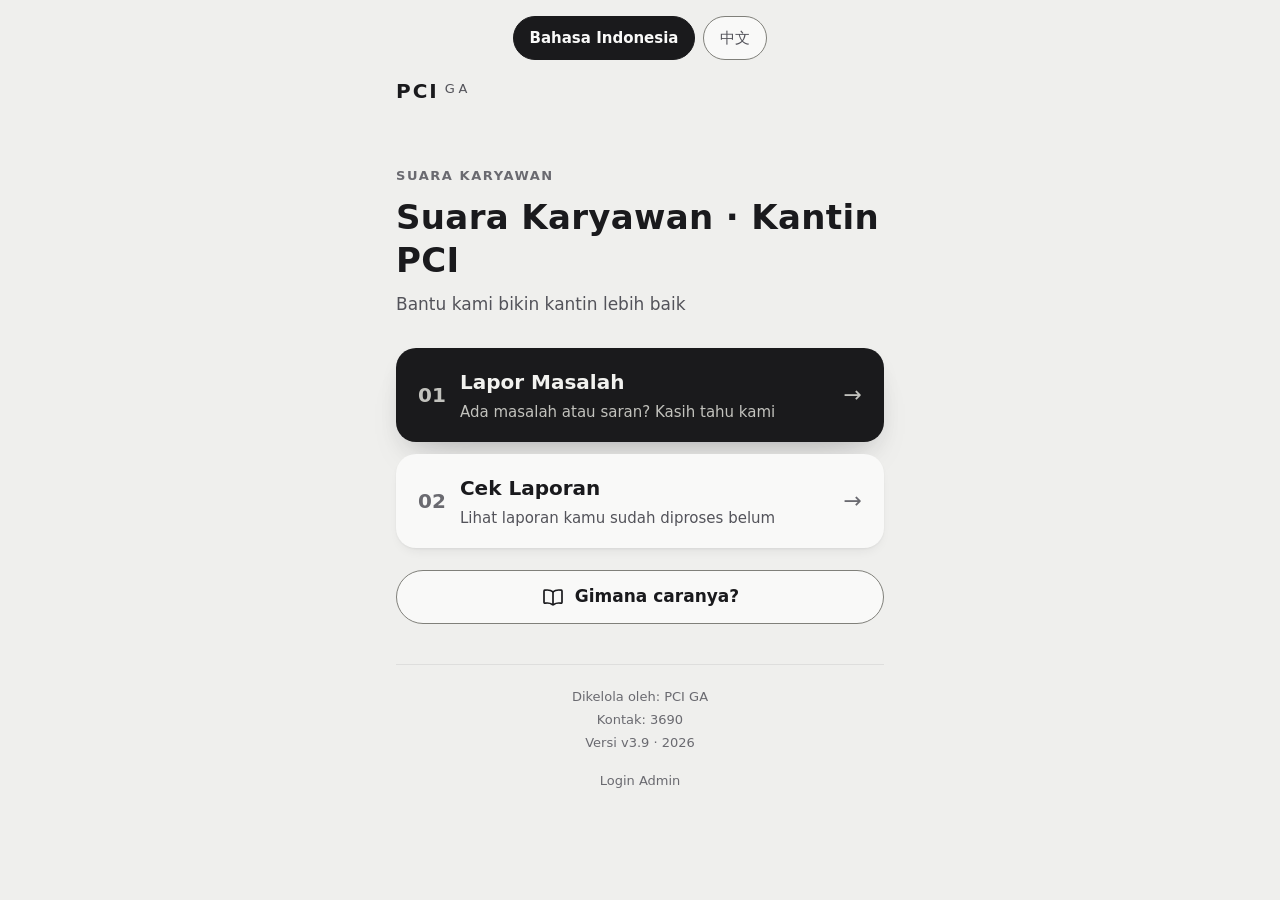
<file: index.html>
<!DOCTYPE html>
<html lang="id">
<head>
  <meta charset="UTF-8">
  <meta name="viewport" content="width=device-width, initial-scale=1.0">
  <!-- 手機瀏覽器頂端網址列的顏色。沒有這行的話，畫面上面永遠有一條白條 -->
  <meta name="theme-color" content="#EFEFED">
  <!--
    圖示（關卡 5-5）。三個位置各講不同的事，沒有一個浪費：
      分頁圖示（16/32px）→ PCI       只有 3 個字的空間，放最短最獨特的識別
      主畫面圖示（180px）→ PCI GA    空間夠，可以放完整
      主畫面名稱          → Kantin PCI（在 manifest.json）作業系統畫的，永遠清楚，
                                      負責回答「這是什麼」

    ⚠️ apple-touch-icon 一定要有 PNG——**iOS 不吃 SVG**。
       少了這個檔案，iPhone 加到主畫面時會拿「網頁截圖」當圖示。
    ⚠️ 那個 PNG 是**直角滿版**的：iOS 與 Android 會自己套圓角遮罩，
       圖檔自己再帶圓角的話會變成「圓角疊圓角」，四個角出現缺口。
  -->
  <link rel="icon" href="favicon.svg?v=3.9" type="image/svg+xml">
  <link rel="apple-touch-icon" href="apple-touch-icon.png?v=3.9">
  <link rel="manifest" href="manifest.json?v=3.9">
  <!-- CSS 還沒下載完之前先鋪底色，避免工廠 wifi 慢時先白閃一下 -->
  <style>html{background:#EFEFED}</style>
  <title>Kantin PCI</title>
  <link rel="stylesheet" href="css/style.css?v=3.9">
</head>
<body>

  <div class="page">

    <!-- 語言切換 -->
    <div class="lang-switch">
      <button type="button" class="lang-btn" data-lang="id">Bahasa Indonesia</button>
      <button type="button" class="lang-btn" data-lang="zh">中文</button>
    </div>

    <!-- 標誌：純文字排的，沒有圖檔（見 css/style.css 的 .wordmark 說明）-->
    <div class="app-bar">
      <span class="wordmark"><b>PCI</b><i>GA</i></span>
    </div>

    <header class="hero">
      <div class="hero-eyebrow">Suara Karyawan</div>
      <h1 id="appName">Suara Karyawan · Kantin PCI</h1>
      <p class="hero-tagline" id="tagline">Bantu kami bikin kantin lebih baik</p>
    </header>

    <main class="menu">
      <!--
        ⚠️ 兩張卡片的份量刻意不同：主要動作是近黑實心 + 重陰影，次要是淺色平面。
           改版前兩張都是白底 1px 框，只差在框粗 1px，掃過去分不出來。
      -->
      <a href="report.html" class="menu-card menu-card-primary" id="reportLink">
        <span class="menu-num">01</span>
        <span class="menu-text">
          <span class="menu-title" id="reportTitle">Lapor Masalah</span>
          <span class="menu-desc" id="reportDesc">Ada masalah atau saran? Kasih tahu kami</span>
        </span>
        <span class="menu-arrow">→</span>
      </a>

      <a href="query.html" class="menu-card">
        <span class="menu-num">02</span>
        <span class="menu-text">
          <span class="menu-title" id="queryTitle">Cek Laporan</span>
          <span class="menu-desc" id="queryDesc">Lihat laporan kamu sudah diproses belum</span>
        </span>
        <span class="menu-arrow">→</span>
      </a>

      <!--
        操作說明入口。
        ⚠️ 刻意**不做成第三張卡片**：兩張卡片的份量差異（近黑實心 vs 淺色平面）
           是為了讓人兩秒內決定要做什麼，加第三張同等份量的會把這個層次打散。
           做成一條輕量連結，想找的人找得到，不想找的人不會被干擾。
        ⚠️ 同分頁開啟，不開新分頁——手機上新分頁只會讓人迷路，
           而首頁沒有任何狀態會因為離開而遺失。
      -->
      <a href="panduan-karyawan.html" class="menu-help" id="helpLink">
        <svg class="menu-help-icon" viewBox="0 0 24 24" aria-hidden="true">
          <path d="M12 6.8C10.6 5.6 8.6 5 6.3 5c-.9 0-1.8.1-2.5.2-.5.1-.8.5-.8 1v11.1c0 .6.5 1.1 1.2.9.6-.1 1.3-.2 2.1-.2 2 0 3.8.6 5 1.5.4.3 1 .3 1.4 0 1.2-.9 3-1.5 5-1.5.8 0 1.5.1 2.1.2.7.2 1.2-.3 1.2-.9V6.2c0-.5-.3-.9-.8-1-.7-.1-1.6-.2-2.5-.2-2.3 0-4.3.6-5.7 1.8z"
                fill="none" stroke="currentColor" stroke-width="1.7" stroke-linejoin="round"/>
          <path d="M12 6.8v12.2" fill="none" stroke="currentColor" stroke-width="1.7" stroke-linecap="round"/>
        </svg>
        <span id="helpText">Gimana caranya?</span>
      </a>
    </main>

    <!-- 系統資訊（內容由 js/config.js 的 SYSTEM_INFO 決定）-->
    <footer class="site-footer">
      <div id="siteFooter"></div>
      <!--
        管理者入口（規格 §6.4）。
        刻意放在這裡而不是藏起來：前端原始碼在 GitHub 上是公開的，
        任何人都找得到 admin.html，「藏」並不會比較安全——
        真正的安全來自密碼雜湊、token 與登入失敗鎖定。
        放出來反而讓 6 位管理者不必記網址。
      -->
      <a href="admin.html" class="admin-entry" id="adminEntry">Login Admin</a>
    </footer>

  </div>

  <script src="js/config.js?v=3.9"></script>
  <script src="js/i18n.js?v=3.9"></script>
  <script src="js/ui.js?v=3.9"></script>
  <!--
    首頁本來不需要 api.js。載進來只為了一件事：**先把選項抓回來**。

    Apps Script 每次回應要 3～8 秒，而使用者在首頁挑「回報 / 查詢」
    大概會停留 2～5 秒——那段時間本來是白白浪費的。
    在這裡先抓，按下〔回報〕時表單就直接出現，不會再看到「載入中…」。
  -->
  <script src="js/api.js?v=3.9"></script>
  <script>
    /** 依目前語言把畫面上的文字換掉 */
    function render() {
      document.documentElement.lang = htmlLang();
      document.title = t('appName');

      document.getElementById('appName').textContent     = t('appName');
      document.getElementById('tagline').textContent     = t('home.tagline');
      document.getElementById('reportTitle').textContent = t('home.report');
      document.getElementById('reportDesc').textContent  = t('home.reportDesc');
      document.getElementById('queryTitle').textContent  = t('home.query');
      document.getElementById('queryDesc').textContent   = t('home.queryDesc');

      document.getElementById('helpText').textContent = t('home.help');

      renderSystemFooter('siteFooter');
      document.getElementById('adminEntry').textContent = t('admin.entry');

      // 標示目前選中的語言
      document.querySelectorAll('.lang-btn').forEach((btn) => {
        btn.classList.toggle('active', btn.dataset.lang === getLang());
      });
    }

    document.querySelectorAll('.lang-btn').forEach((btn) => {
      btn.addEventListener('click', () => {
        setLang(btn.dataset.lang);
        render();
      });
    });

    /**
     * 把網址上的 ?loc= 一起帶到回報頁。
     *
     * report.html 本來就看得懂 ?loc=LOC_02（會自動選好餐廳），
     * 但首頁的連結是寫死的 report.html——**參數走到這裡就掉了**。
     * 少了這幾行，index.html?loc=LOC_02 會安靜地沒有效果，
     * 而「安靜地沒有效果」是最難查的那一種問題。
     *
     * 📌 目前的海報只印一張共用的 QR Code（不帶 loc），所以這段平常用不到。
     *    留著是為了「某一間餐廳想自己貼一張專屬的」那天——
     *    到時候只要換 QR 的網址，不必再改程式。
     */
    function forwardLocation() {
      const loc = new URLSearchParams(location.search).get('loc');
      // 選項代碼長這樣：LOC_02。不是這個格式就當作沒有，
      // 不要把來路不明的字串接到連結上
      if (!loc || !/^[A-Za-z0-9_]{1,32}$/.test(loc)) return;

      const link = document.getElementById('reportLink');
      if (link) link.href = 'report.html?loc=' + encodeURIComponent(loc);
    }

    render();
    forwardLocation();

    // 背景預抓選項。不擋畫面、失敗不吭聲——
    // 抓不到的話 report.html 自己還是會抓一次，跟以前一樣
    prefetchOptions();
  </script>

</body>
</html>
</file>
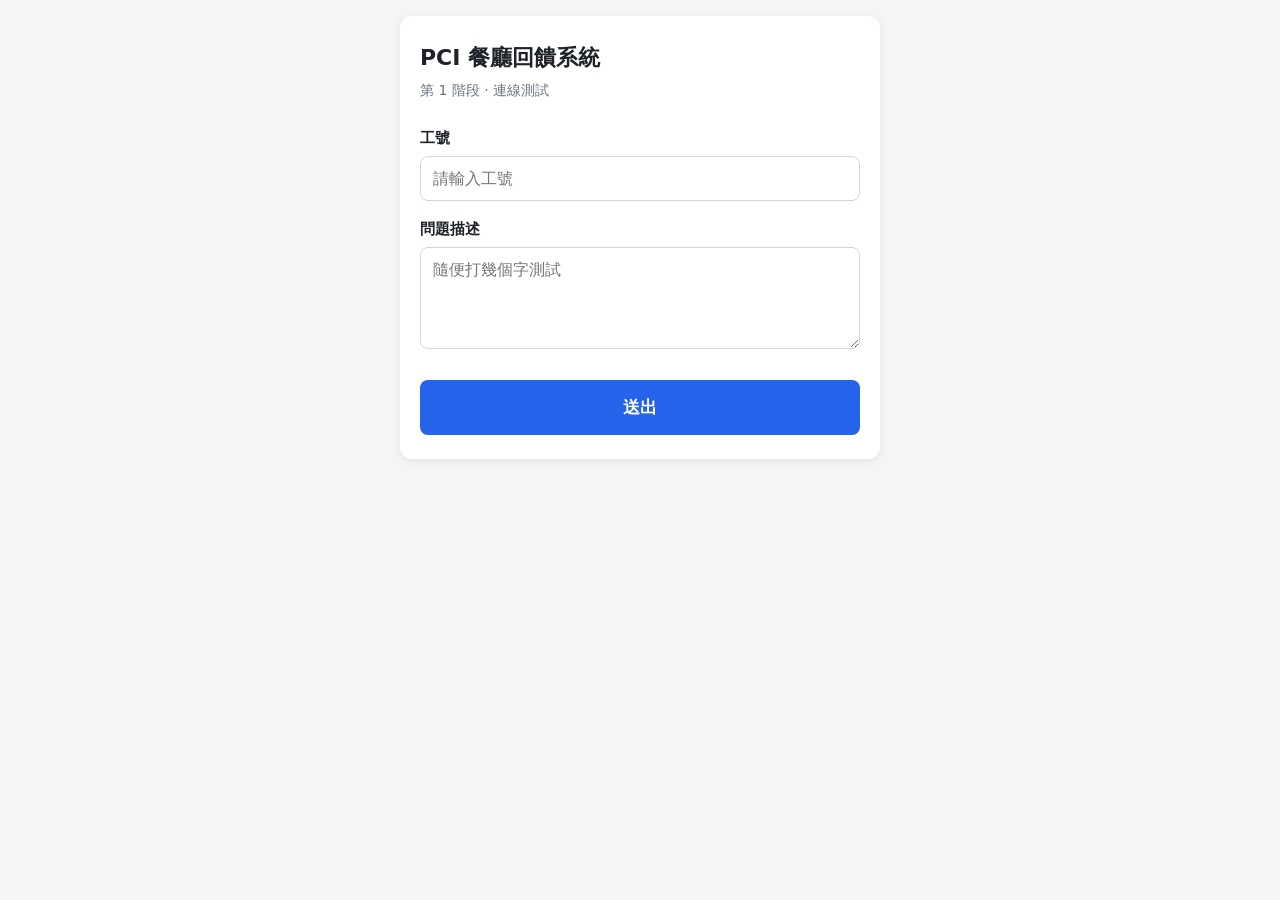
<file: web/index.html>
<!DOCTYPE html>
<html lang="zh-Hant">
<head>
  <meta charset="UTF-8">
  <meta name="viewport" content="width=device-width, initial-scale=1.0">
  <title>PCI 餐廳回饋系統 — 連線測試</title>
  <link rel="stylesheet" href="css/style.css">
</head>
<body>

  <main class="card">
    <h1>PCI 餐廳回饋系統</h1>
    <p class="subtitle">第 1 階段 · 連線測試</p>

    <form id="testForm">
      <label for="empId">工號</label>
      <input type="text" id="empId" placeholder="請輸入工號" required>

      <label for="description">問題描述</label>
      <textarea id="description" rows="4" placeholder="隨便打幾個字測試" required></textarea>

      <button type="submit" id="submitBtn">送出</button>
    </form>

    <div id="result" class="result hidden"></div>
  </main>

  <script src="js/config.js"></script>
  <script>
    const form      = document.getElementById('testForm');
    const submitBtn = document.getElementById('submitBtn');
    const resultBox = document.getElementById('result');

    form.addEventListener('submit', async (event) => {
      event.preventDefault();

      // 防止連點造成重複送出
      submitBtn.disabled = true;
      submitBtn.textContent = '傳送中…';
      showResult('', 'hidden');

      const payload = {
        emp_id:      document.getElementById('empId').value.trim(),
        description: document.getElementById('description').value.trim()
      };

      try {
        const response = await fetch(API_URL, {
          method: 'POST',
          // ⚠️ 一定要用 text/plain。
          //    用 application/json 會觸發瀏覽器的預檢請求(preflight)，
          //    而 Apps Script 不支援 doOptions，請求會被擋掉。
          headers: { 'Content-Type': 'text/plain;charset=utf-8' },
          body: JSON.stringify(payload)
        });

        const data = await response.json();

        if (data.ok) {
          showResult('✅ 送出成功！請到 Google Sheet 確認是否多了一列。', 'success');
          form.reset();
        } else {
          showResult('❌ 後端回報錯誤：' + data.message, 'error');
        }

      } catch (err) {
        // 這裡通常代表：API 網址填錯、或 Apps Script 部署權限沒設成「任何人」
        showResult('❌ 連線失敗：' + err.message, 'error');
      } finally {
        submitBtn.disabled = false;
        submitBtn.textContent = '送出';
      }
    });

    function showResult(message, type) {
      resultBox.textContent = message;
      resultBox.className = 'result ' + type;
    }
  </script>

</body>
</html>
</file>
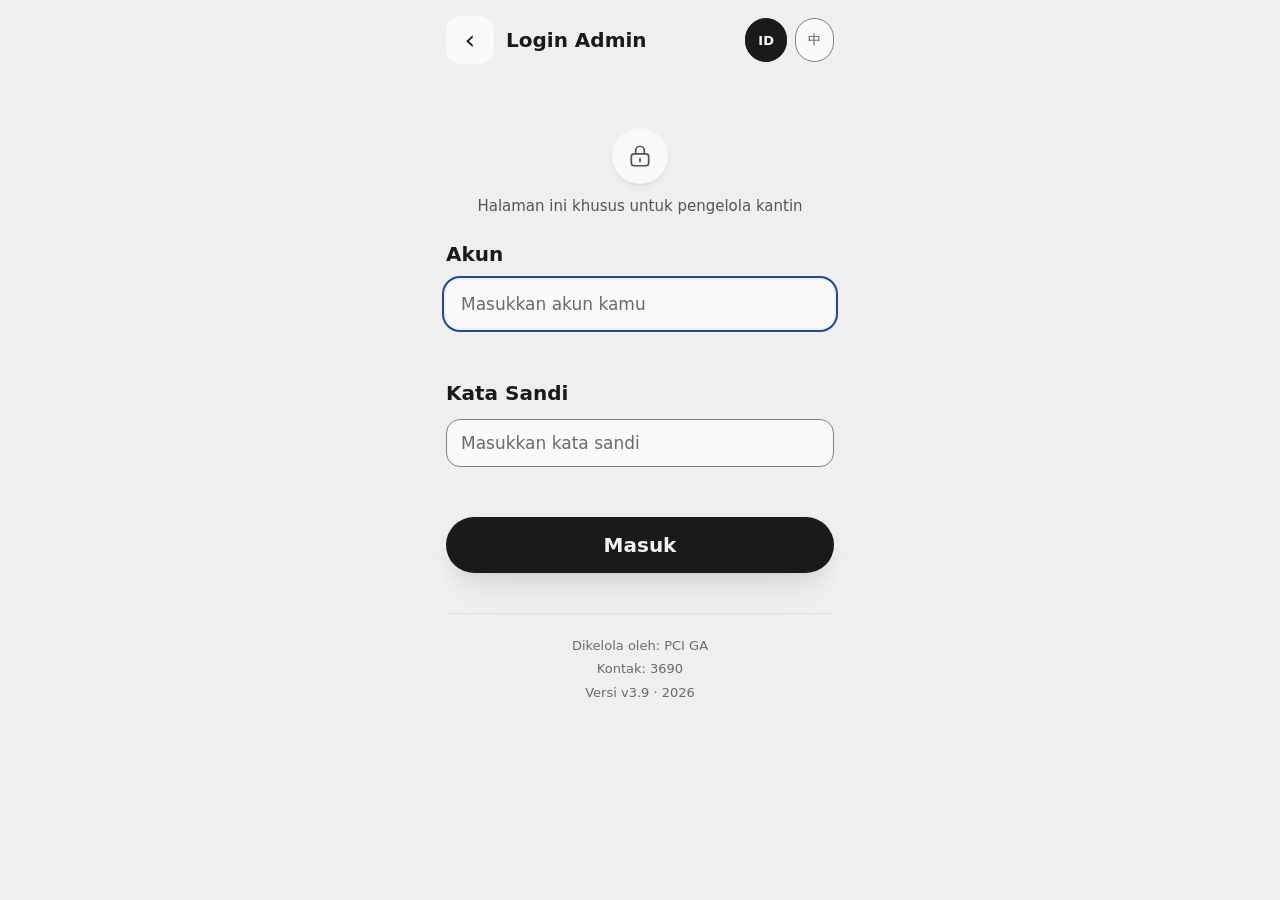
<file: admin-accounts.html>
<!DOCTYPE html>
<html lang="id">
<head>
  <meta charset="UTF-8">
  <meta name="viewport" content="width=device-width, initial-scale=1.0">
  <meta name="theme-color" content="#EFEFED">
  <!--
    圖示（關卡 5-5）。三個位置各講不同的事，沒有一個浪費：
      分頁圖示（16/32px）→ PCI       只有 3 個字的空間，放最短最獨特的識別
      主畫面圖示（180px）→ PCI GA    空間夠，可以放完整
      主畫面名稱          → Kantin PCI（在 manifest.json）作業系統畫的，永遠清楚，
                                      負責回答「這是什麼」

    ⚠️ apple-touch-icon 一定要有 PNG——**iOS 不吃 SVG**。
       少了這個檔案，iPhone 加到主畫面時會拿「網頁截圖」當圖示。
    ⚠️ 那個 PNG 是**直角滿版**的：iOS 與 Android 會自己套圓角遮罩，
       圖檔自己再帶圓角的話會變成「圓角疊圓角」，四個角出現缺口。
  -->
  <link rel="icon" href="favicon.svg?v=3.9" type="image/svg+xml">
  <link rel="apple-touch-icon" href="apple-touch-icon.png?v=3.9">
  <link rel="manifest" href="manifest.json?v=3.9">
  <style>html{background:#EFEFED}</style>
  <meta name="robots" content="noindex, nofollow">
  <title>Kelola Akun · Kantin PCI</title>
  <link rel="stylesheet" href="css/style.css?v=3.9">
</head>
<body>

  <div class="page page-wide">

    <!-- 頁首 -->
    <header class="topbar">
      <h1 class="topbar-title" id="pageTitle">Kelola Akun</h1>
      <div class="lang-switch lang-switch-compact">
        <button type="button" class="lang-btn" data-lang="id">ID</button>
        <button type="button" class="lang-btn" data-lang="zh">中</button>
      </div>
    </header>

    <!-- 登入者資訊列 -->
    <div id="adminBar" class="admin-bar hidden">
      <nav id="adminNav" class="admin-nav"></nav>
      <span class="admin-bar-who">
        <span id="adminName"></span>
        <span id="adminRole" class="tag"></span>
        <button type="button" id="logoutBtn" class="admin-bar-logout">Keluar</button>
      </span>
    </div>

    <main>
      <!-- 驗證登入狀態中 -->
      <div id="bootView" class="state-box">
        <div class="spinner"></div>
        <p id="bootText">Mengecek status login…</p>
      </div>

      <div id="errorView" class="result error hidden"></div>

      <div id="mainView" class="hidden">

        <div class="list-bar">
          <span id="countInfo" class="list-count"></span>
          <button type="button" id="addBtn" class="btn-primary btn-inline">Tambah Admin</button>
        </div>

        <div id="actionNote" class="result ok hidden"></div>
        <div id="listError" class="result error hidden"></div>

        <!-- 新增管理者表單（預設收起） -->
        <form id="addForm" class="filter-box add-form hidden" novalidate>
          <h2 class="add-form-title" id="addFormTitle">Tambah Admin</h2>

          <div class="filter-field filter-field-wide">
            <label class="filter-label" for="fName" id="labelName">Nama</label>
            <input type="text" id="fName" autocomplete="off">
          </div>

          <div class="filter-field filter-field-wide">
            <label class="filter-label" for="fAccount" id="labelAccount">Akun</label>
            <input type="text" id="fAccount" autocomplete="off" spellcheck="false" inputmode="email">
          </div>

          <div class="filter-field filter-field-wide">
            <label class="filter-label" for="fEmail" id="labelEmail">Email</label>
            <input type="text" id="fEmail" autocomplete="off" spellcheck="false" inputmode="email">
          </div>

          <div class="filter-field">
            <label class="filter-label" for="fRole" id="labelRole">Peran</label>
            <select id="fRole">
              <option value="ADMIN"></option>
              <option value="SUPER"></option>
            </select>
          </div>

          <p class="field-hint" id="roleHint"></p>

          <!-- 初始密碼：與「重設密碼」對話框同一套選擇方式 -->
          <div class="filter-field filter-field-wide">
            <span class="filter-label" id="labelInitPw">Kata sandi awal</span>

            <label class="pw-choice">
              <input type="radio" name="newPwMode" value="manual" checked>
              <span>
                <span class="pw-choice-title" id="newPwManual"></span>
                <span class="pw-choice-hint" id="newPwManualHint"></span>
              </span>
            </label>

            <label class="pw-choice">
              <input type="radio" name="newPwMode" value="auto">
              <span>
                <span class="pw-choice-title" id="newPwAuto"></span>
                <span class="pw-choice-hint" id="newPwAutoHint"></span>
              </span>
            </label>

            <div class="pw-manual" id="newPwBox">
              <input type="password" id="fPassword" autocomplete="new-password" spellcheck="false">
              <label class="pw-show">
                <input type="checkbox" id="showNewPw">
                <span id="newPwShowLabel"></span>
              </label>
            </div>
          </div>

          <div id="addError" class="result error hidden"></div>

          <div class="filter-actions">
            <button type="submit" id="createBtn" class="btn-primary btn-inline">Buat Akun</button>
            <button type="button" id="cancelBtn" class="btn-secondary btn-inline">Batal</button>
          </div>
        </form>

        <!-- 載入中 -->
        <div id="listLoading" class="state-box hidden">
          <div class="spinner"></div>
          <p id="listLoadingText">Memuat daftar admin…</p>
        </div>

        <div id="adminList"></div>
      </div>
    </main>

    <footer class="site-footer" id="siteFooter"></footer>

  </div>

  <script src="js/config.js?v=3.9"></script>
  <script src="js/i18n.js?v=3.9"></script>
  <script src="js/ui.js?v=3.9"></script>
  <script src="js/api.js?v=3.9"></script>
  <script src="js/admin-session.js?v=3.9"></script>
  <script src="js/admin-accounts.js?v=3.9"></script>

</body>
</html>
</file>
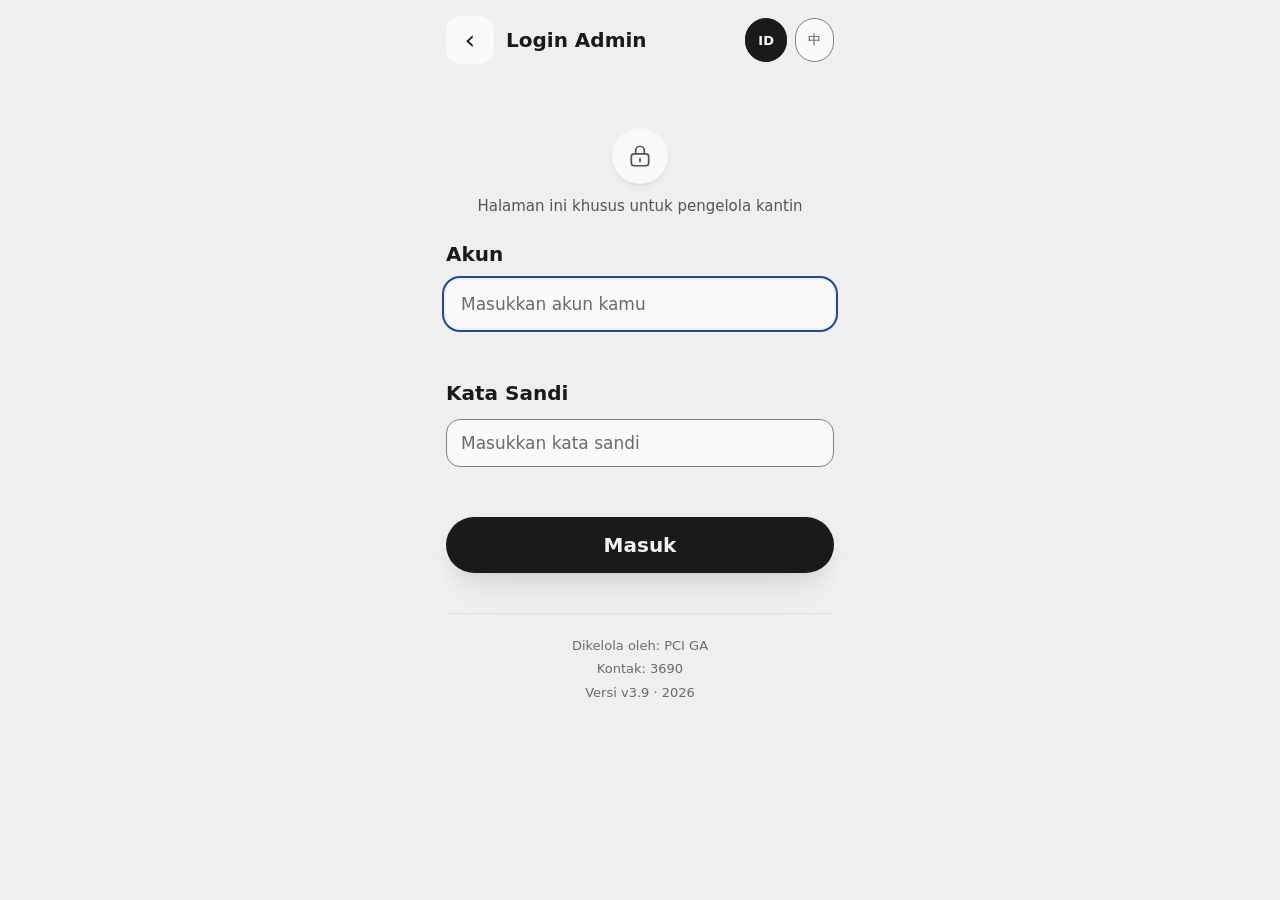
<file: admin-cases.html>
<!DOCTYPE html>
<html lang="id">
<head>
  <meta charset="UTF-8">
  <meta name="viewport" content="width=device-width, initial-scale=1.0">
  <meta name="theme-color" content="#EFEFED">
  <!--
    圖示（關卡 5-5）。三個位置各講不同的事，沒有一個浪費：
      分頁圖示（16/32px）→ PCI       只有 3 個字的空間，放最短最獨特的識別
      主畫面圖示（180px）→ PCI GA    空間夠，可以放完整
      主畫面名稱          → Kantin PCI（在 manifest.json）作業系統畫的，永遠清楚，
                                      負責回答「這是什麼」

    ⚠️ apple-touch-icon 一定要有 PNG——**iOS 不吃 SVG**。
       少了這個檔案，iPhone 加到主畫面時會拿「網頁截圖」當圖示。
    ⚠️ 那個 PNG 是**直角滿版**的：iOS 與 Android 會自己套圓角遮罩，
       圖檔自己再帶圓角的話會變成「圓角疊圓角」，四個角出現缺口。
  -->
  <link rel="icon" href="favicon.svg?v=3.9" type="image/svg+xml">
  <link rel="apple-touch-icon" href="apple-touch-icon.png?v=3.9">
  <link rel="manifest" href="manifest.json?v=3.9">
  <style>html{background:#EFEFED}</style>
  <meta name="robots" content="noindex, nofollow">
  <title>Daftar Laporan · Kantin PCI</title>
  <link rel="stylesheet" href="css/style.css?v=3.9">
</head>
<body>

  <div class="page page-wide">

    <!-- 頁首 -->
    <header class="topbar">
      <h1 class="topbar-title" id="pageTitle">Daftar Laporan</h1>
      <!-- 重新整理：重新載入並回到剛登入的乾淨狀態 -->
      <button type="button" id="refreshBtn" class="topbar-refresh" aria-label="refresh">
        <span class="refresh-icon">↻</span>
      </button>
      <div class="lang-switch lang-switch-compact">
        <button type="button" class="lang-btn" data-lang="id">ID</button>
        <button type="button" class="lang-btn" data-lang="zh">中</button>
      </div>
    </header>

    <!-- 登入者資訊列 -->
    <div id="adminBar" class="admin-bar hidden">
      <nav id="adminNav" class="admin-nav"></nav>
      <span class="admin-bar-who">
        <span id="adminName"></span>
        <span id="adminRole" class="tag"></span>
        <button type="button" id="logoutBtn" class="admin-bar-logout">Keluar</button>
      </span>
    </div>

    <main>
      <!-- 驗證登入狀態中 -->
      <div id="bootView" class="state-box">
        <div class="spinner"></div>
        <p id="bootText">Mengecek status login…</p>
      </div>

      <div id="errorView" class="result error hidden"></div>

      <div id="mainView" class="hidden">

        <!--
          檢視範圍。下面三張卡片全部跟著這裡走，
          畫面上永遠只有一個尺度，不會出現「全部時間」與「某個月」並排。
        -->
        <button type="button" id="periodBar" class="period-bar">
          <span class="period-label" id="periodLabel">Semua Waktu</span>
          <span class="period-count" id="periodCount"></span>
          <span class="period-caret">▾</span>
        </button>

        <!-- 範圍選單：只列出真的有資料的月份 -->
        <div id="monthPicker" class="month-picker hidden"></div>

        <!-- 統計卡片：範圍 = 上方選定的期間；點一下依該狀態篩選 -->
        <div class="stat-row">
          <button type="button" class="stat-card stat-new" data-status="ST_NEW">
            <span class="stat-num" id="statNew">–</span>
            <span class="stat-label" id="statNewLabel">Belum Diproses</span>
          </button>
          <button type="button" class="stat-card stat-proc" data-status="ST_PROC">
            <span class="stat-num" id="statProc">–</span>
            <span class="stat-label" id="statProcLabel">Sedang Diproses</span>
          </button>
          <button type="button" class="stat-card stat-done" data-status="ST_DONE">
            <span class="stat-num" id="statDone">–</span>
            <span class="stat-label" id="statDoneLabel">Selesai</span>
          </button>
        </div>

        <!--
          逾期提示。刻意固定顯示「全系統」的數字，不跟著範圍走——
          三個月前沒處理完的案子今天一樣要處理，被月份藏起來就永遠沒人發現。
        -->
        <button type="button" id="overdueNote" class="overdue-note hidden"></button>

        <!-- 篩選 -->
        <div class="filter-box">
          <button type="button" id="filterToggle" class="filter-toggle">
            <span id="filterToggleText">Filter</span>
            <span id="filterActiveTag" class="tag tag-active hidden"></span>
            <span id="filterArrow" class="filter-arrow">▾</span>
          </button>

          <form id="filterForm" class="filter-body hidden" novalidate>
            <div class="filter-field filter-field-wide">
              <label class="filter-label" for="fKeyword" id="labelKeyword">Kata kunci</label>
              <input type="text" id="fKeyword" autocomplete="off" spellcheck="false">
            </div>

            <div class="filter-field">
              <label class="filter-label" for="fStatus" id="labelStatus">Status</label>
              <select id="fStatus"></select>
            </div>

            <div class="filter-field">
              <label class="filter-label" for="fLocation" id="labelLocation">Kantin</label>
              <select id="fLocation"></select>
            </div>

            <div class="filter-field">
              <label class="filter-label" for="fCategory" id="labelCategory">Kategori</label>
              <select id="fCategory"></select>
            </div>

            <div class="filter-field">
              <label class="filter-label" for="fDateFrom" id="labelDateFrom">Dari tanggal</label>
              <input type="date" id="fDateFrom">
            </div>

            <div class="filter-field">
              <label class="filter-label" for="fDateTo" id="labelDateTo">Sampai tanggal</label>
              <input type="date" id="fDateTo">
            </div>

            <div class="filter-actions">
              <button type="submit" id="searchBtn" class="btn-primary btn-inline">Cari</button>
              <button type="button" id="resetBtn" class="btn-secondary btn-inline">Hapus filter</button>
            </div>
          </form>
        </div>

        <!-- 結果資訊列 -->
        <div class="list-bar">
          <span id="resultInfo" class="list-count"></span>
        </div>

        <div id="savedNote" class="result ok hidden"></div>
        <div id="cappedNote" class="result warn hidden"></div>

        <!-- 載入中 -->
        <div id="listLoading" class="state-box hidden">
          <div class="spinner"></div>
          <p id="listLoadingText">Memuat laporan…</p>
        </div>

        <div id="listError" class="result error hidden"></div>
        <div id="caseList"></div>
      </div>
    </main>

    <footer class="site-footer" id="siteFooter"></footer>

  </div>

  <script src="js/config.js?v=3.9"></script>
  <script src="js/i18n.js?v=3.9"></script>
  <script src="js/ui.js?v=3.9"></script>
  <script src="js/api.js?v=3.9"></script>
  <script src="js/admin-session.js?v=3.9"></script>
  <script src="js/admin-cases.js?v=3.9"></script>

</body>
</html>
</file>
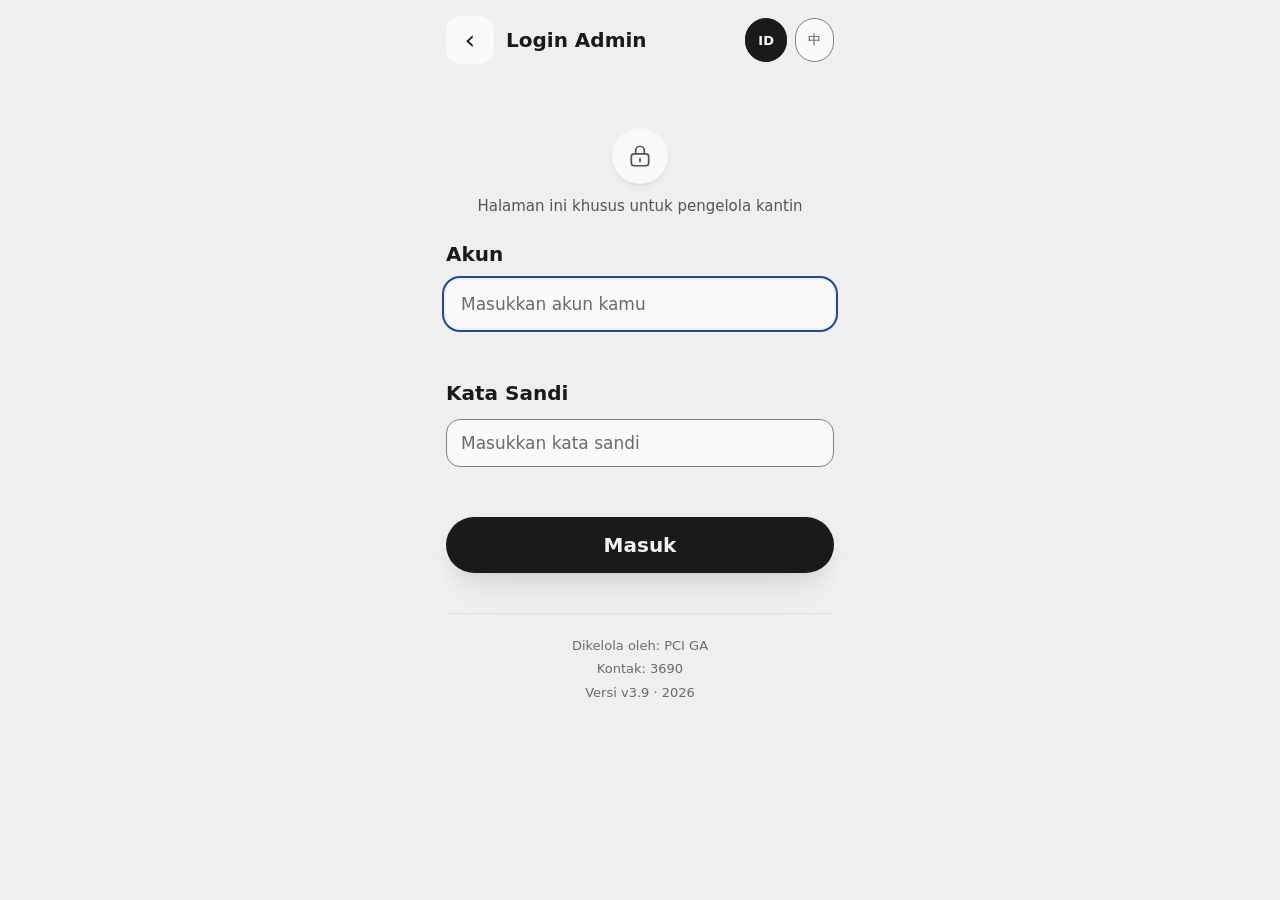
<file: admin-dashboard.html>
<!DOCTYPE html>
<html lang="id">
<head>
  <meta charset="UTF-8">
  <meta name="viewport" content="width=device-width, initial-scale=1.0">
  <meta name="theme-color" content="#EFEFED">
  <!--
    圖示（關卡 5-5）。三個位置各講不同的事，沒有一個浪費：
      分頁圖示（16/32px）→ PCI       只有 3 個字的空間，放最短最獨特的識別
      主畫面圖示（180px）→ PCI GA    空間夠，可以放完整
      主畫面名稱          → Kantin PCI（在 manifest.json）作業系統畫的，永遠清楚，
                                      負責回答「這是什麼」

    ⚠️ apple-touch-icon 一定要有 PNG——**iOS 不吃 SVG**。
       少了這個檔案，iPhone 加到主畫面時會拿「網頁截圖」當圖示。
    ⚠️ 那個 PNG 是**直角滿版**的：iOS 與 Android 會自己套圓角遮罩，
       圖檔自己再帶圓角的話會變成「圓角疊圓角」，四個角出現缺口。
  -->
  <link rel="icon" href="favicon.svg?v=3.9" type="image/svg+xml">
  <link rel="apple-touch-icon" href="apple-touch-icon.png?v=3.9">
  <link rel="manifest" href="manifest.json?v=3.9">
  <style>html{background:#EFEFED}</style>
  <meta name="robots" content="noindex, nofollow">
  <title>Data Laporan · Kantin PCI</title>
  <link rel="stylesheet" href="css/style.css?v=3.9">
</head>
<body>

  <div class="page page-wide">

    <header class="topbar">
      <h1 class="topbar-title" id="pageTitle">Data Laporan</h1>
      <div class="lang-switch lang-switch-compact">
        <button type="button" class="lang-btn" data-lang="id">ID</button>
        <button type="button" class="lang-btn" data-lang="zh">中</button>
      </div>
    </header>

    <div id="adminBar" class="admin-bar hidden">
      <nav id="adminNav" class="admin-nav"></nav>
      <span class="admin-bar-who">
        <span id="adminName"></span>
        <span id="adminRole" class="tag"></span>
        <button type="button" id="logoutBtn" class="admin-bar-logout">Keluar</button>
      </span>
    </div>

    <main>
      <div id="bootView" class="state-box">
        <div class="spinner"></div>
        <p id="bootText">Mengecek status login…</p>
      </div>

      <div id="errorView" class="result error hidden"></div>

      <!--
        列印用的浮水印。螢幕上不顯示（見 css 的 .print-watermark）。
        ⚠️ 放在 mainView 外面：它要用 position:fixed 鋪在每一頁的背景，
           放進 mainView 裡的話會跟著內容捲動與分頁。
      -->
      <div class="print-watermark" aria-hidden="true">
        <div class="wm-l1">PCI 總務內部報告</div>
        <div class="wm-l2">Laporan internal GA PCI</div>
      </div>

      <div id="mainView" class="hidden">

        <h2 class="dash-title" id="dashTitle"></h2>

        <!-- 兩個下拉各管一個區塊：月份管上半、年度管下半 -->
        <div class="dash-controls">
          <label class="dash-control">
            <span class="filter-label" id="labelMonth">Bulan</span>
            <select id="fMonth"></select>
          </label>
          <label class="dash-control">
            <span class="filter-label" id="labelYear">Tahun</span>
            <select id="fYear"></select>
          </label>
          <button type="button" id="printBtn" class="btn-secondary btn-small dash-print">
            <span id="printBtnText">Simpan PDF</span>
          </button>
          <span class="dash-updated" id="updatedAt"></span>
        </div>

        <!--
          紙本專用的抬頭。螢幕上不顯示（.print-only 預設 display:none），
          列印時才出現——因為那時候上方的兩個下拉會被隱藏，
          不寫出來的話，印出來的紙看不出是哪個月、哪一年。
        -->
        <div class="print-only print-header">
          <div class="print-header-title" id="printTitle"></div>
          <div class="print-header-meta" id="printMeta"></div>
        </div>

        <div id="emptyNote" class="result warn hidden"></div>

        <!-- ===== 月份區塊 ===== -->
        <section id="monthSection">
          <h3 class="dash-section" id="mSection"></h3>
          <div class="dash-tiles" id="mTiles"></div>

          <div class="dash-charts">
            <div class="dash-chart-block">
              <h4 class="dash-sub" id="labelByLocation"></h4>
              <div class="dash-card"><div id="mLocation"></div></div>
            </div>
            <div class="dash-chart-block">
              <h4 class="dash-sub" id="labelByStatus"></h4>
              <div class="dash-card"><div id="mStatus"></div></div>
            </div>
            <div class="dash-chart-block">
              <h4 class="dash-sub" id="labelByCategory"></h4>
              <p class="dash-note" id="noteByCategory"></p>
              <div class="dash-card"><div id="mCategory"></div></div>
            </div>
          </div>
        </section>

        <!-- ===== 年度區塊 ===== -->
        <section id="yearSection">
          <h3 class="dash-section dash-section-top" id="ySection"></h3>
          <div class="dash-tiles dash-tiles-4" id="yTiles"></div>

          <h4 class="dash-sub" id="labelTrend"></h4>
          <div class="dash-card">
            <div id="trendWrap"></div>
            <div class="dash-legend">
              <span><i class="legend-line legend-count"></i> <span id="legendCount"></span></span>
              <span><i class="legend-line legend-rating"></i> <span id="legendRating"></span></span>
            </div>
          </div>

          <h4 class="dash-sub" id="labelLocTable"></h4>
          <div class="dash-card dash-card-table">
            <table class="dash-table">
              <thead><tr id="tblHead"></tr></thead>
              <tbody id="tblBody"></tbody>
            </table>
          </div>
        </section>

      </div>
    </main>

    <footer class="site-footer" id="siteFooter"></footer>

  </div>

  <script src="js/config.js?v=3.9"></script>
  <script src="js/i18n.js?v=3.9"></script>
  <script src="js/ui.js?v=3.9"></script>
  <script src="js/api.js?v=3.9"></script>
  <script src="js/admin-session.js?v=3.9"></script>
  <script src="js/admin-dashboard.js?v=3.9"></script>

</body>
</html>
</file>
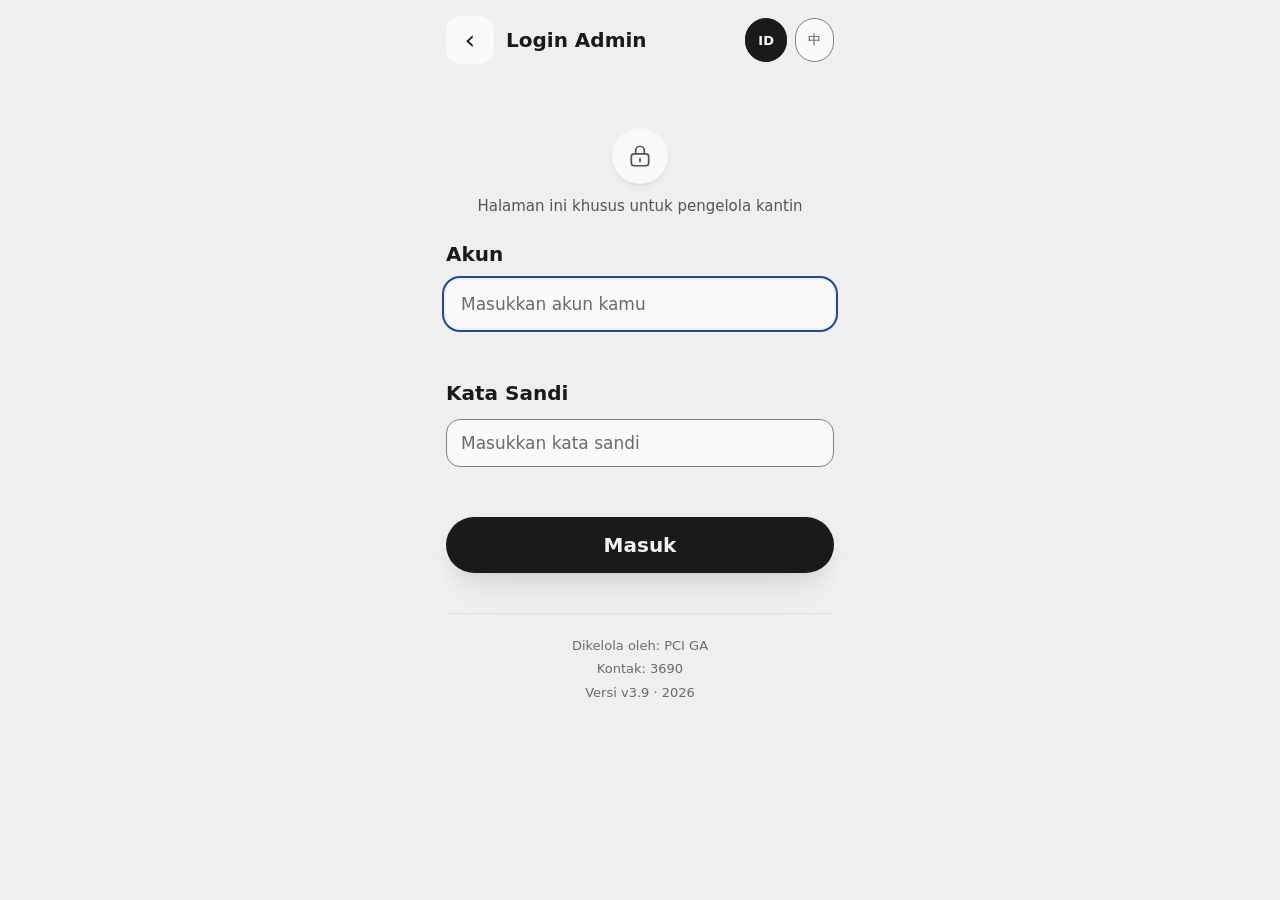
<file: admin.html>
<!DOCTYPE html>
<html lang="id">
<head>
  <meta charset="UTF-8">
  <meta name="viewport" content="width=device-width, initial-scale=1.0">
  <meta name="theme-color" content="#EFEFED">
  <!--
    圖示（關卡 5-5）。三個位置各講不同的事，沒有一個浪費：
      分頁圖示（16/32px）→ PCI       只有 3 個字的空間，放最短最獨特的識別
      主畫面圖示（180px）→ PCI GA    空間夠，可以放完整
      主畫面名稱          → Kantin PCI（在 manifest.json）作業系統畫的，永遠清楚，
                                      負責回答「這是什麼」

    ⚠️ apple-touch-icon 一定要有 PNG——**iOS 不吃 SVG**。
       少了這個檔案，iPhone 加到主畫面時會拿「網頁截圖」當圖示。
    ⚠️ 那個 PNG 是**直角滿版**的：iOS 與 Android 會自己套圓角遮罩，
       圖檔自己再帶圓角的話會變成「圓角疊圓角」，四個角出現缺口。
  -->
  <link rel="icon" href="favicon.svg?v=3.9" type="image/svg+xml">
  <link rel="apple-touch-icon" href="apple-touch-icon.png?v=3.9">
  <link rel="manifest" href="manifest.json?v=3.9">
  <style>html{background:#EFEFED}</style>
  <!-- 管理端不需要被搜尋引擎收錄 -->
  <meta name="robots" content="noindex, nofollow">
  <title>Login Admin · Kantin PCI</title>
  <link rel="stylesheet" href="css/style.css?v=3.9">
</head>
<body>

  <div class="page page-narrow">

    <!-- 頁首 -->
    <header class="topbar">
      <a href="index.html" class="topbar-back" aria-label="back">‹</a>
      <h1 class="topbar-title" id="pageTitle">Login Admin</h1>
      <div class="lang-switch lang-switch-compact">
        <button type="button" class="lang-btn" data-lang="id">ID</button>
        <button type="button" class="lang-btn" data-lang="zh">中</button>
      </div>
    </header>

    <main>

      <!-- 檢查登入狀態中（避免已登入的人看到登入表單閃一下）-->
      <div id="bootView" class="state-box">
        <div class="spinner"></div>
        <p id="bootText">Mengecek status login…</p>
      </div>

      <!-- ===== 登入 ===== -->
      <form id="loginView" class="hidden" novalidate>
        <div class="admin-badge"><svg xmlns="http://www.w3.org/2000/svg" viewBox="0 0 24 24" fill="none" stroke="currentColor" stroke-width="1.6" stroke-linecap="round" stroke-linejoin="round"><rect x="4" y="10" width="16" height="11" rx="2.5"/><path d="M8 10V7a4 4 0 0 1 8 0v3"/><path d="M12 14.5v2.5"/></svg></div>
        <p class="admin-lead" id="loginHint">Halaman ini khusus untuk pengelola kantin</p>

        <div class="field">
          <label class="field-label" for="account"><span id="labelAccount">Akun</span></label>
          <input type="text" id="account" autocomplete="username"
                 autocapitalize="off" autocorrect="off" spellcheck="false" required>
        </div>

        <div class="field">
          <label class="field-label" for="password"><span id="labelPassword">Kata Sandi</span></label>
          <input type="password" id="password" autocomplete="current-password" required>
        </div>

        <div id="loginError" class="result error hidden"></div>

        <button type="submit" id="loginBtn" class="btn-primary">Masuk</button>
      </form>

      <!-- ===== 變更密碼 ===== -->
      <form id="changeView" class="hidden" novalidate>
        <div class="admin-badge"><svg xmlns="http://www.w3.org/2000/svg" viewBox="0 0 24 24" fill="none" stroke="currentColor" stroke-width="1.6" stroke-linecap="round" stroke-linejoin="round"><circle cx="8" cy="15" r="4.5"/><path d="M11.3 11.7 20 3"/><path d="M17.5 5.5 20 8M15 8l2 2"/></svg></div>
        <h2 class="admin-title" id="changeTitle">Ganti Kata Sandi</h2>
        <p class="admin-lead" id="changeHint">Ini login pertama kamu, silakan buat kata sandi sendiri dulu</p>

        <div class="field">
          <label class="field-label" for="oldPassword"><span id="labelOldPw">Kata sandi sekarang</span></label>
          <input type="password" id="oldPassword" autocomplete="current-password" required>
        </div>

        <div class="field">
          <label class="field-label" for="newPassword"><span id="labelNewPw">Kata sandi baru</span></label>
          <input type="password" id="newPassword" autocomplete="new-password" required>
          <div class="field-note" id="pwRule">Minimal 8 karakter, harus ada huruf dan angka</div>
        </div>

        <div class="field">
          <label class="field-label" for="confirmPassword"><span id="labelConfirmPw">Ulangi kata sandi baru</span></label>
          <input type="password" id="confirmPassword" autocomplete="new-password" required>
        </div>

        <div id="changeError" class="result error hidden"></div>

        <button type="submit" id="changeBtn" class="btn-primary">Simpan kata sandi baru</button>
        <button type="button" id="cancelChangeBtn" class="btn-secondary">Keluar</button>
      </form>

    </main>

    <footer class="site-footer" id="siteFooter"></footer>

  </div>

  <script src="js/config.js?v=3.9"></script>
  <script src="js/i18n.js?v=3.9"></script>
  <script src="js/ui.js?v=3.9"></script>
  <script src="js/api.js?v=3.9"></script>
  <script src="js/admin-session.js?v=3.9"></script>
  <script src="js/admin-login.js?v=3.9"></script>

</body>
</html>
</file>
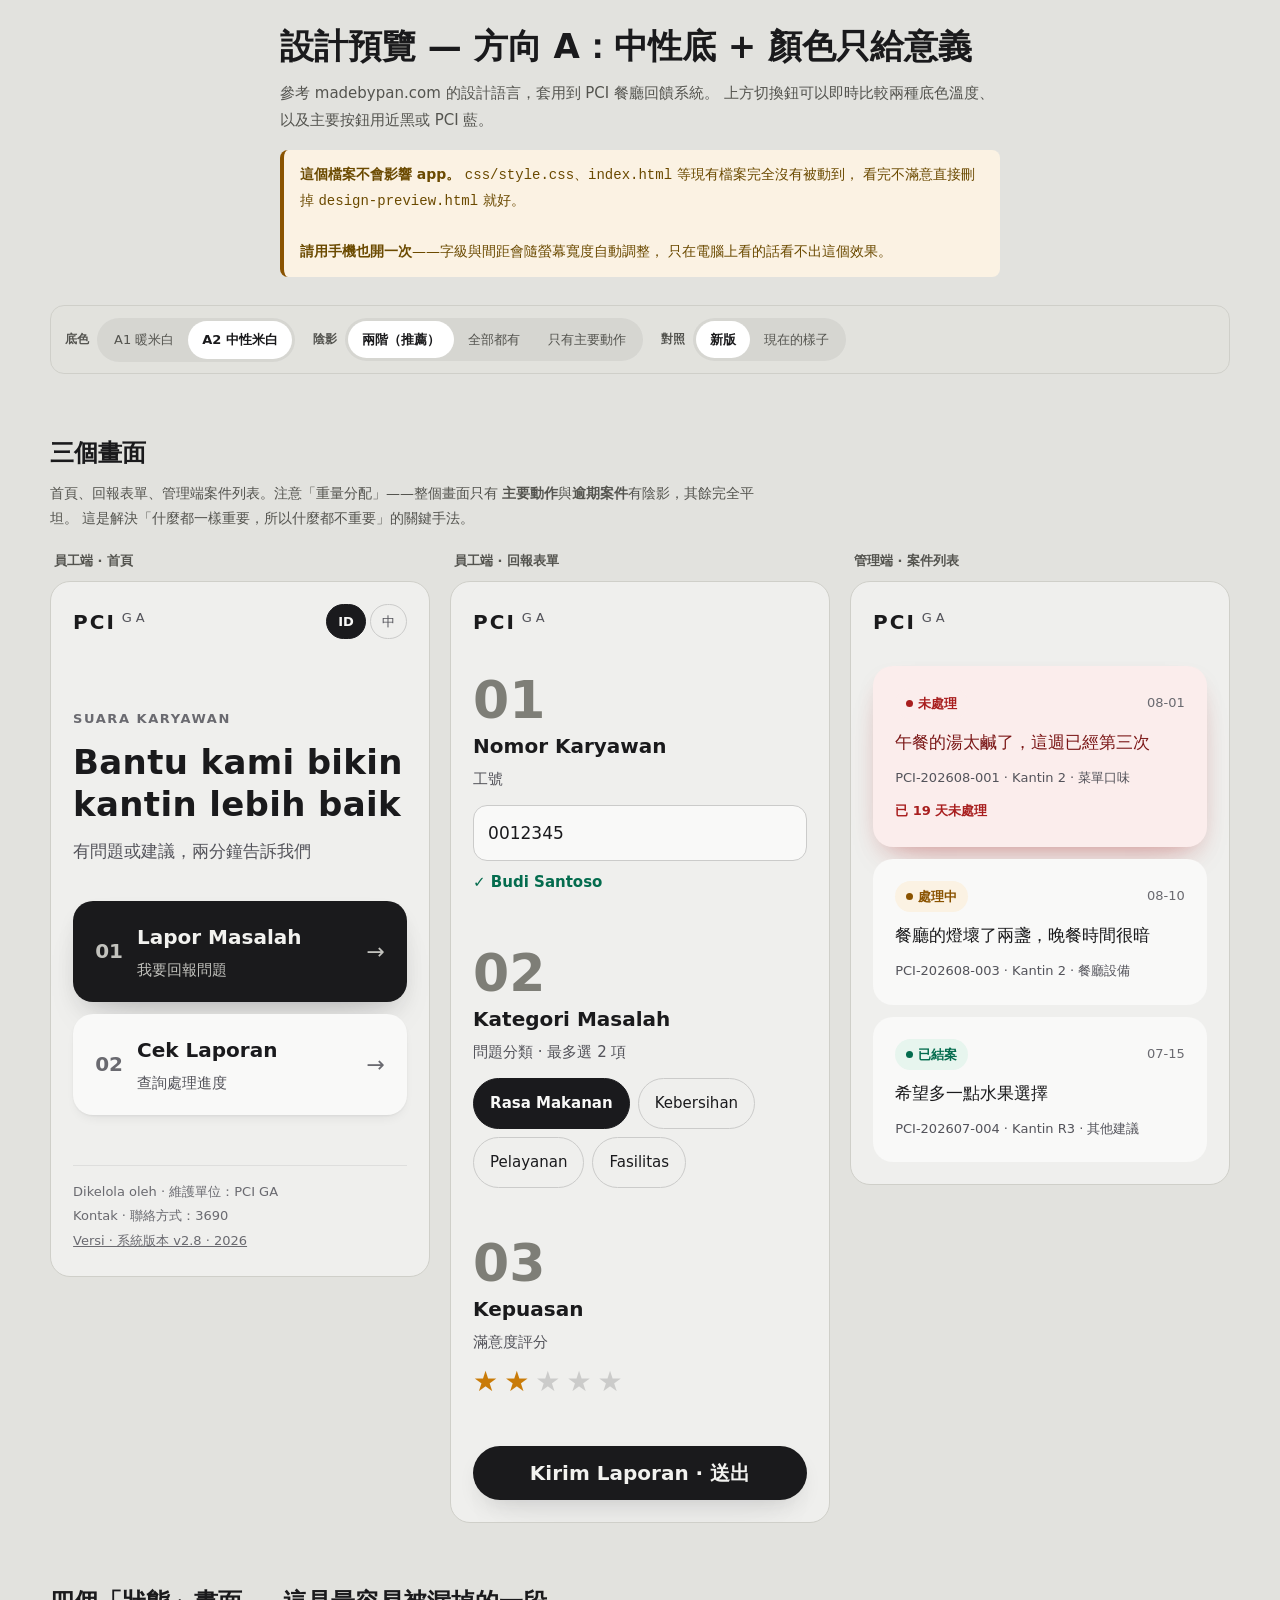
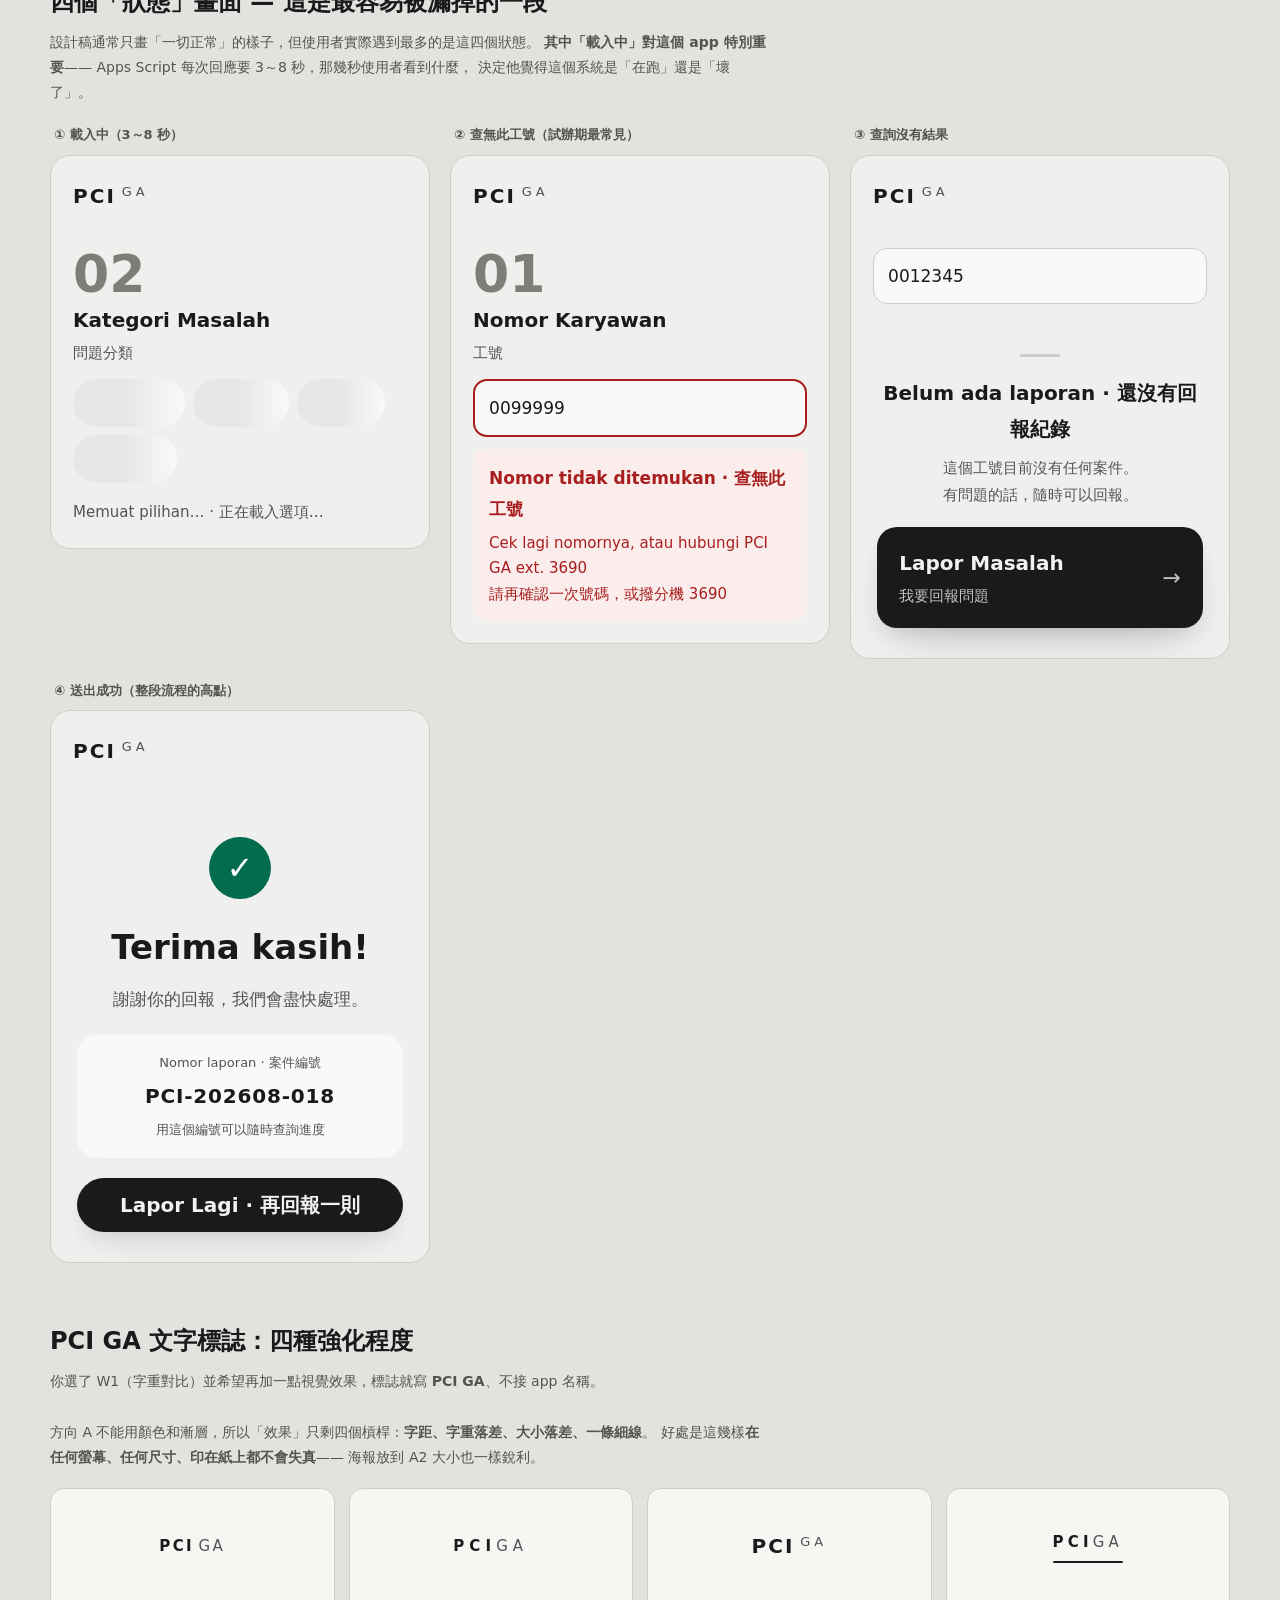
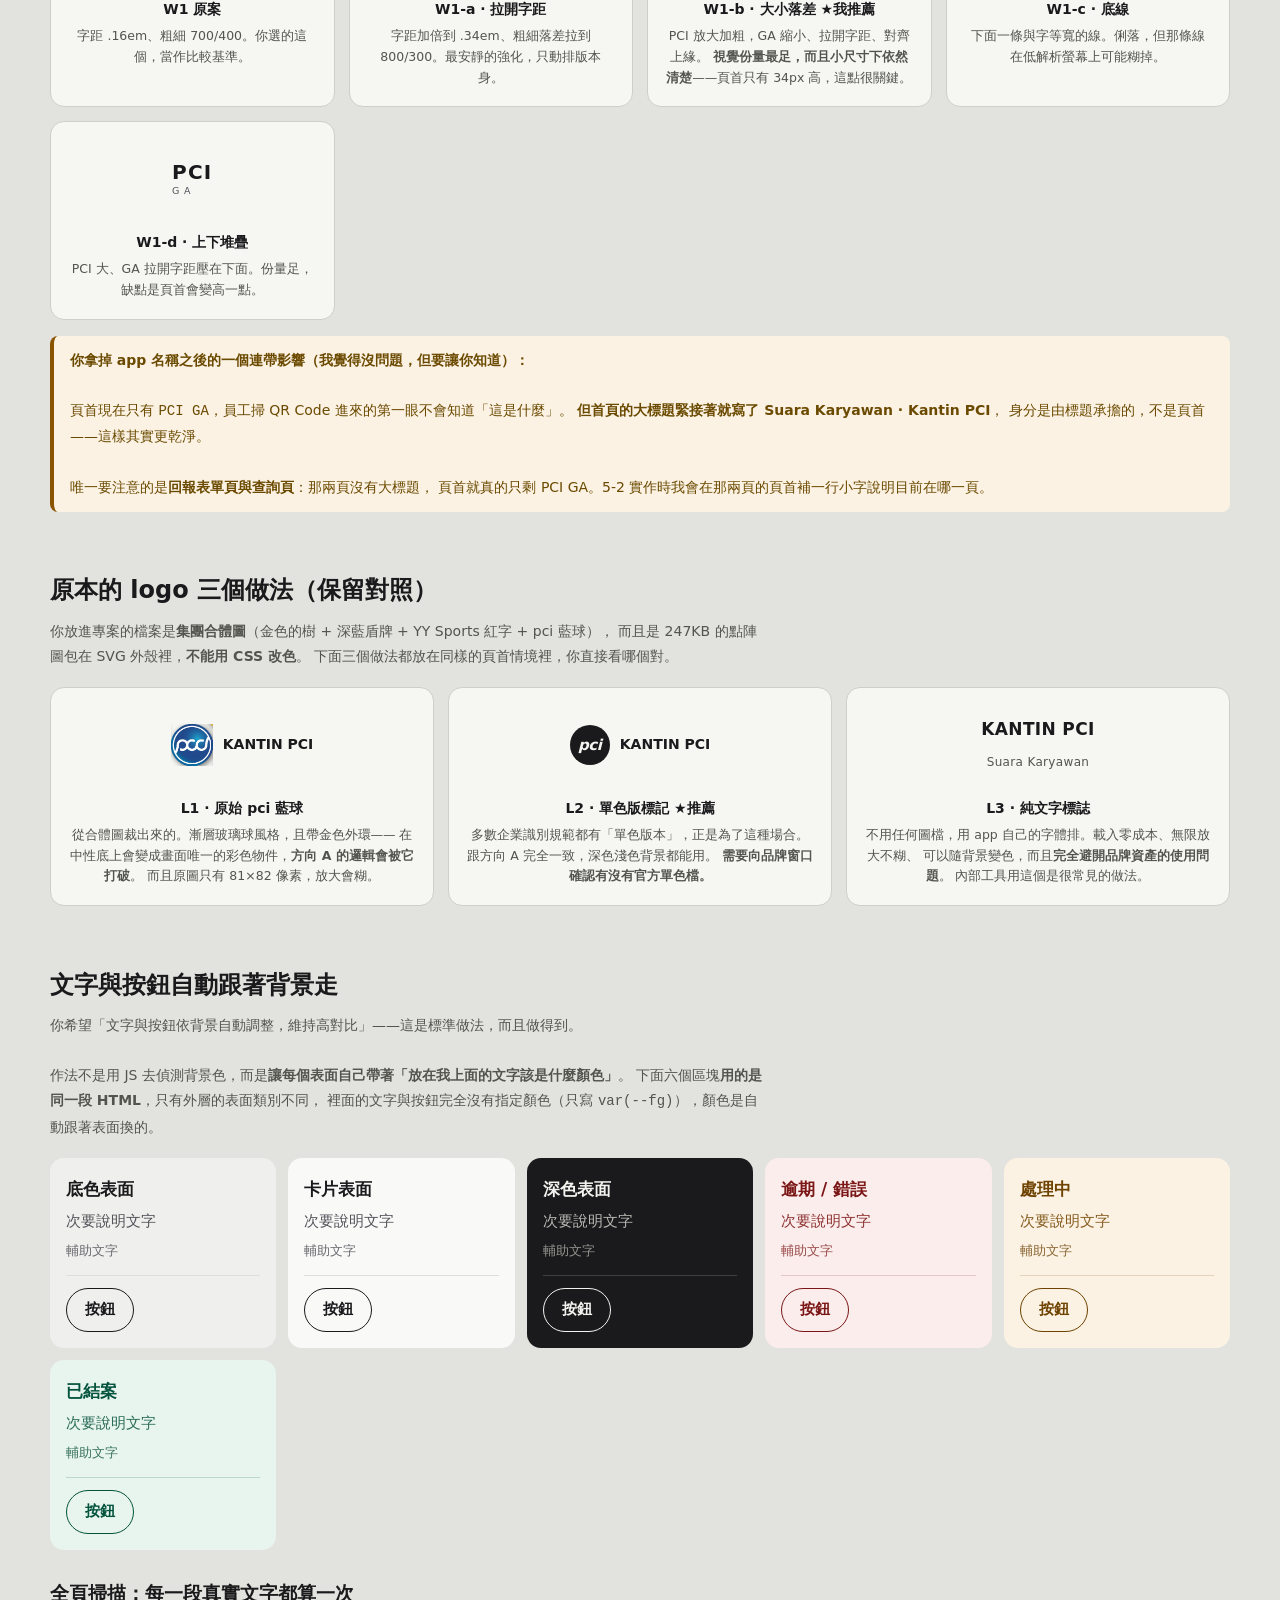
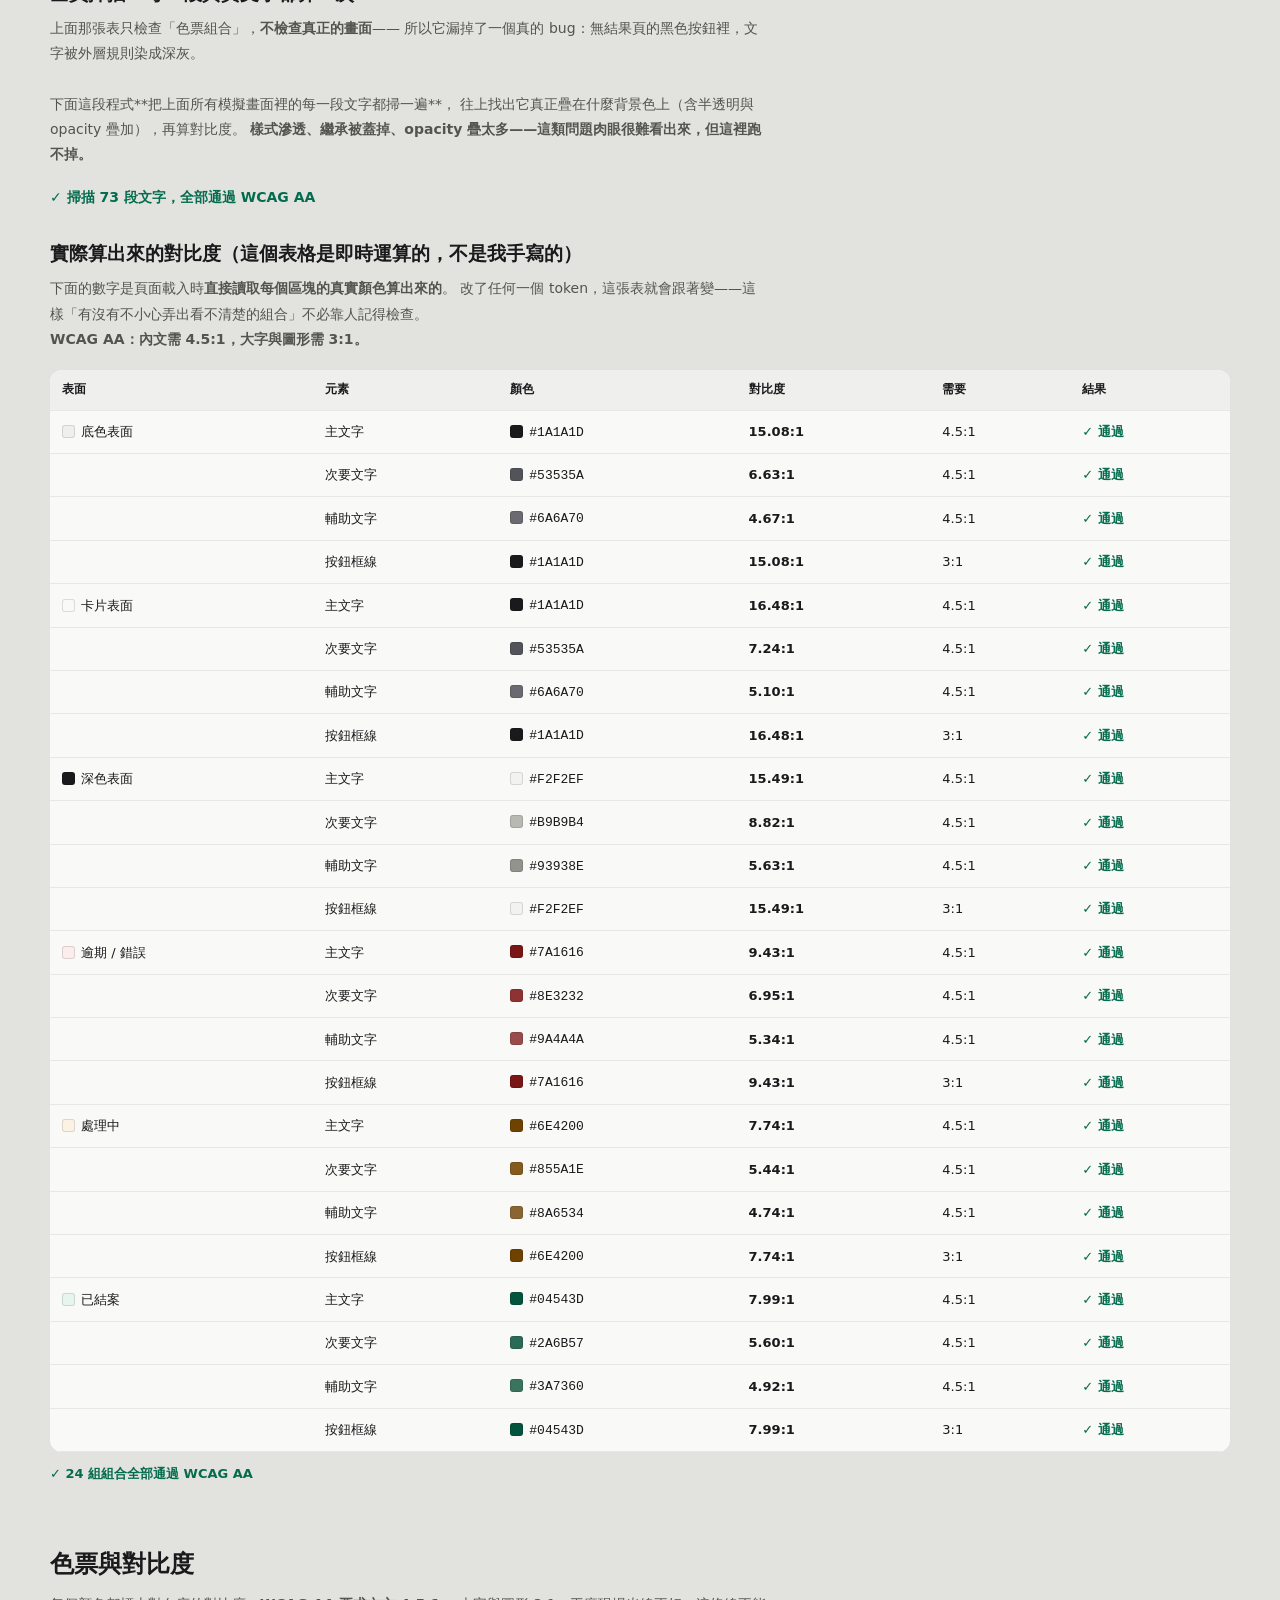
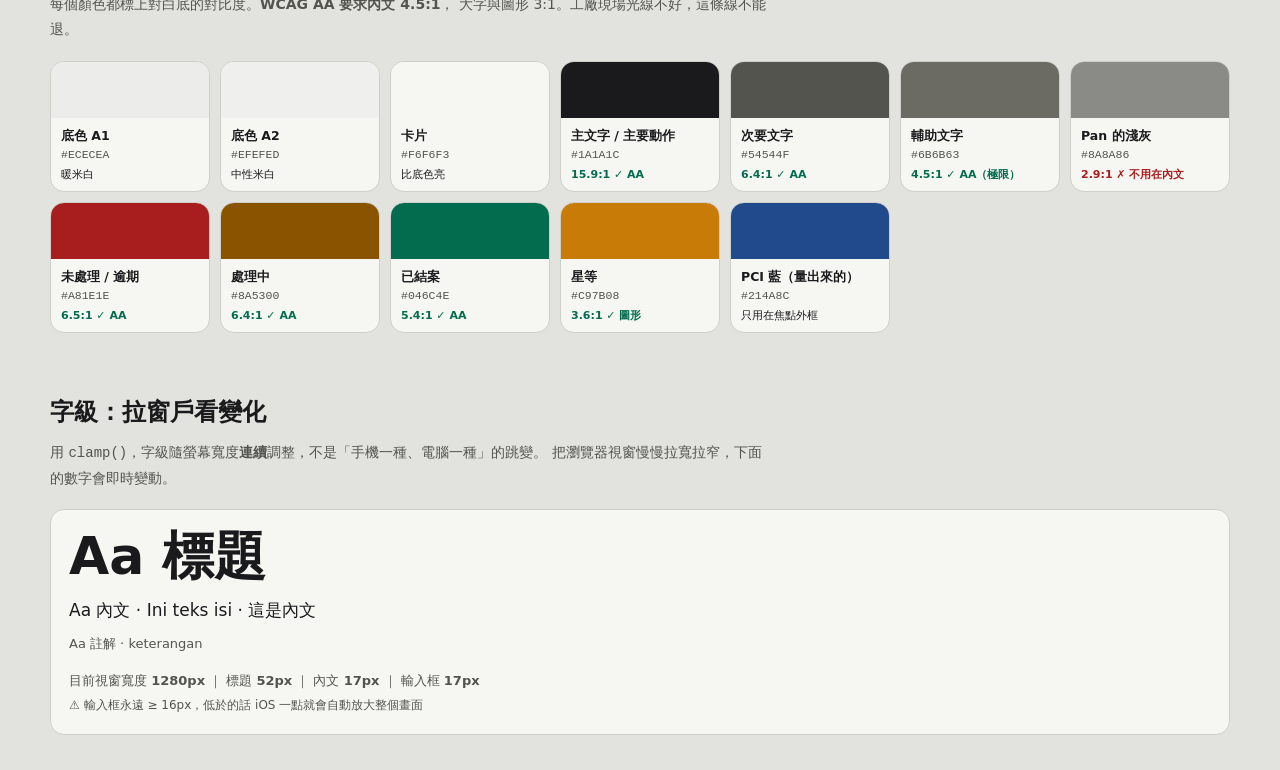
<file: design-preview.html>
<!DOCTYPE html>
<html lang="zh-Hant" data-bg="neutral">
<head>
<meta charset="UTF-8">
<meta name="viewport" content="width=device-width, initial-scale=1.0">
<title>設計預覽 — 關卡 5-1</title>
<style>
/* ============================================================
   關卡 5-1：設計方向預覽頁

   ⚠️ 這是一個獨立的檔案，**不會影響 app 的任何一頁**。
      css/style.css、index.html 等現有檔案完全沒有被動到。
      看完不喜歡，直接刪掉這個檔案就好。
   ============================================================ */

/* ---------- 方向 A1：暖米白 ---------- */
[data-bg="warm"] {
  --bg:            #ECECEA;
  --surface:       #F6F6F3;
  --surface-alt:   #E4E4E0;
  --text:          #1A1A1C;
  --text-muted:    #54544F;
  --text-subtle:   #6B6B63;   /* 對 --bg 4.54:1，剛好通過 WCAG AA */
  --border:        #DCDCD6;
  --border-strong: #C9C9C2;
  --num:           #7E7E77;   /* 大型步驟編號：對底色 3.46:1，通過大字的 3:1 */
}

/* ---------- 方向 A2：中性米白（降低黃味，配藍色 logo 較協調）---------- */
[data-bg="neutral"] {
  --bg:            #EFEFED;
  --surface:       #F9F9F8;
  --surface-alt:   #E7E7E6;
  --text:          #1A1A1D;
  --text-muted:    #53535A;
  --text-subtle:   #6A6A70;
  --border:        #DEDEDD;
  --border-strong: #CBCBCA;
  --num:           #7E7E77;   /* 大型步驟編號：對底色 3.55:1，通過大字的 3:1 */
}

/* ---------- 主要動作的顏色（可切換）---------- */
[data-action="black"] { --action: #1A1A1C; --action-press: #35353A; }
[data-action="blue"]  { --action: #214A8C; --action-press: #163464; }

/* ---------- 主要按鈕的漸層強度（三段對照）----------
   ⚠️ 參考網站 madebypan.com 全站沒有任何漸層，深色區塊是純平的。
      而「漸層 + 光澤」正是 pci 藍球看起來過時的原因。
      極淡（約 4% 明度差）讀起來像柔和的光源；明顯的就會回到 2012 年的按鈕語彙。 */
[data-grad="none"]   { --action-bg: var(--action); }

/* ============================================================
   陰影階層

   ⚠️ 關鍵不是「有沒有陰影」，是**陰影的強度要跟重要性成正比**。
      你原本的 app 每一張卡片都有 `0 1px 3px rgba(0,0,0,.06)`——
      平均分配的結果就是沒有任何一張卡片被強調，那正是「單調」的來源。

      切到「全部都有」就會看到那個問題重新出現。
   ============================================================ */
[data-shadow="flat"] { --sh-card: none; --sh-act: none;         --sh-hero: var(--lift); }
[data-shadow="two"]  { --sh-card: none; --sh-act: var(--lift-1); --sh-hero: var(--lift); }
[data-shadow="all"]  { --sh-card: var(--lift-1); --sh-act: var(--lift-1); --sh-hero: var(--lift); }
[data-grad="subtle"] { --action-bg: linear-gradient(160deg, #26262B 0%, #131315 100%); }
[data-grad="strong"] { --action-bg: linear-gradient(160deg, #3C3C45 0%, #0D0D0F 100%); }

/* ---------- 功能色：方向 A 的核心，顏色只出現在「有意義」的地方 ---------- */
:root {
  --ok:            #046C4E;
  --ok-bg:         #E7F5EE;
  --danger:        #A81E1E;
  --danger-bg:     #FBEDEC;
  --warn:          #8A5300;
  --warn-bg:       #FBF2E3;
  --star:          #C97B08;

  /* 字級：clamp(最小, 隨寬度變化, 最大) —— 手機到電腦連續調整，不是跳變 */
  --fs-xs:      clamp(12px, 0.70rem + 0.15vw, 13px);
  --fs-sm:      clamp(13px, 0.78rem + 0.20vw, 15px);
  --fs-body:    clamp(15px, 0.88rem + 0.25vw, 17px);
  --fs-input:   clamp(16px, 0.95rem + 0.20vw, 17px);   /* ⚠️ 下限鎖 16px，低於會被 iOS 放大畫面 */
  --fs-lg:      clamp(17px, 1.00rem + 0.40vw, 20px);
  --fs-title:   clamp(23px, 1.30rem + 1.30vw, 34px);
  --fs-display: clamp(30px, 1.60rem + 2.60vw, 52px);

  /* 間距也跟著螢幕變 —— 電腦上版面會自然變鬆，不是「手機版被放大」 */
  --gap:      clamp(12px, 0.70rem + 0.40vw, 18px);
  --pad:      clamp(16px, 0.90rem + 0.60vw, 24px);
  --sec-gap:  clamp(28px, 1.50rem + 2.00vw, 56px);

  --radius-sm:   10px;
  --radius:      14px;
  --radius-lg:   20px;
  --radius-pill: 999px;

  /* 關鍵：絕大多數東西完全沒有陰影，只有少數幾個給很重的 */
  --lift:   0 10px 24px -10px rgba(40,40,45,.20), 0 24px 48px -24px rgba(40,40,45,.24);
  /* 中階：夠看出浮起來，又不會讓每張卡片互相搶。
     陰影色用帶灰的深色，不用純黑——純黑在米白底上會顯髒 */
  --lift-1: 0 1px 2px rgba(38,38,44,.05), 0 6px 14px -8px rgba(38,38,44,.16);

  --tap-min: 48px;
}

/* ⚠️ 明確宣告只支援淺色。不寫的話，部分 Android 瀏覽器會強制把整頁反轉，
   精心調的米白會變成深褐色，狀態色也會跟著跑掉。 */
:root { color-scheme: light; }

* { box-sizing: border-box; margin: 0; padding: 0; }

body {
  font-family: "Noto Sans TC", "Segoe UI", system-ui, -apple-system, sans-serif;
  background: #E2E2DE;
  color: #1A1A1C;
  line-height: 1.8;
  -webkit-text-size-adjust: 100%;
  padding: 24px 16px 64px;
}

.wrap { max-width: 1180px; margin: 0 auto; }

/* ===== 頁面本身的說明區（不是 app 的一部分）===== */
.doc-head { max-width: 720px; margin: 0 auto 28px; }
.doc-head h1 { font-size: clamp(24px, 1.4rem + 1.5vw, 34px); line-height: 1.35; }
.doc-head p  { color: #54544F; font-size: 15px; margin-top: 10px; }
.doc-note {
  background: #FBF2E3; border-left: 4px solid #8A5300;
  padding: 12px 16px; border-radius: 8px; margin-top: 16px;
  font-size: 14px; color: #6B4A00;
}
.doc-h2 {
  font-size: clamp(19px, 1.1rem + 0.6vw, 24px);
  margin: var(--sec-gap) 0 6px; padding-top: 8px;
}
.doc-sub { color: #54544F; font-size: 14px; margin-bottom: 18px; max-width: 720px; }

/* ===== 控制列 ===== */
.controls {
  position: sticky; top: 0; z-index: 10;
  background: rgba(226,226,222,.94); backdrop-filter: blur(8px);
  border: 1px solid #CFCFC9; border-radius: var(--radius);
  padding: 12px 14px; margin-bottom: 24px;
  display: flex; flex-wrap: wrap; gap: 18px; align-items: center;
}
.ctrl-group { display: flex; align-items: center; gap: 8px; }
.ctrl-label { font-size: 12px; color: #54544F; font-weight: 600; white-space: nowrap; }
.seg { display: flex; background: #D6D6D1; border-radius: var(--radius-pill); padding: 3px; }
.seg button {
  border: 0; background: transparent; cursor: pointer;
  font: inherit; font-size: 13px; padding: 7px 14px;
  border-radius: var(--radius-pill); color: #54544F; white-space: nowrap;
}
.seg button[aria-pressed="true"] { background: #FFF; color: #1A1A1C; font-weight: 600; }
</style>
</head>
<body>
<div class="wrap">

<div class="doc-head">
  <h1>設計預覽 — 方向 A：中性底 + 顏色只給意義</h1>
  <p>
    參考 madebypan.com 的設計語言，套用到 PCI 餐廳回饋系統。
    上方切換鈕可以即時比較兩種底色溫度、以及主要按鈕用近黑或 PCI 藍。
  </p>
  <div class="doc-note">
    <strong>這個檔案不會影響 app。</strong>
    <code>css/style.css</code>、<code>index.html</code> 等現有檔案完全沒有被動到，
    看完不滿意直接刪掉 <code>design-preview.html</code> 就好。
    <br><br>
    <strong>請用手機也開一次</strong>——字級與間距會隨螢幕寬度自動調整，
    只在電腦上看的話看不出這個效果。
  </div>
</div>

<div class="controls">
  <div class="ctrl-group">
    <span class="ctrl-label">底色</span>
    <div class="seg" id="segBg">
      <button data-v="warm" aria-pressed="false">A1 暖米白</button>
      <button data-v="neutral" aria-pressed="true">A2 中性米白</button>
    </div>
  </div>
  <div class="ctrl-group">
    <span class="ctrl-label">陰影</span>
    <div class="seg" id="segShadow">
      <button data-v="two" aria-pressed="true">兩階（推薦）</button>
      <button data-v="all" aria-pressed="false">全部都有</button>
      <button data-v="flat" aria-pressed="false">只有主要動作</button>
    </div>
  </div>
  <div class="ctrl-group">
    <span class="ctrl-label">對照</span>
    <div class="seg" id="segCompare">
      <button data-v="new" aria-pressed="true">新版</button>
      <button data-v="old" aria-pressed="false">現在的樣子</button>
    </div>
  </div>
</div>

<style>
/* ===== 手機外框 ===== */
.screens {
  display: grid; gap: 20px;
  grid-template-columns: repeat(auto-fit, minmax(320px, 1fr));
  align-items: start;
}
.screen-label {
  font-size: 13px; font-weight: 600; color: #54544F;
  margin-bottom: 8px; padding-left: 4px;
}
.phone {
  background: var(--bg);
  border: 1px solid #CFCFC9;
  border-radius: var(--radius-lg);
  overflow: hidden;
  transition: background .25s;
}
.phone-inner { padding: var(--pad); }

/* ============================================================
   以下是「新版」的元件樣式
   ============================================================ */

/* --- 頁首 logo 列 --- */
.app-bar {
  display: flex; align-items: center; gap: 10px;
  padding-bottom: 14px; margin-bottom: 4px;
}
.app-bar .mark { width: 34px; height: 34px; flex: none; }
.app-bar .name { font-size: var(--fs-sm); font-weight: 700; letter-spacing: .02em; }
.app-bar .lang { margin-left: auto; display: flex; gap: 4px; }
.app-bar .lang button {
  border: 1px solid var(--border-strong); background: transparent;
  border-radius: var(--radius-pill); padding: 5px 11px;
  font: inherit; font-size: var(--fs-xs); color: var(--text-muted); cursor: pointer;
}
.app-bar .lang button[aria-pressed="true"] {
  background: var(--text); border-color: var(--text); color: var(--surface); font-weight: 600;
}

/* ============================================================
   表面 / 表面上的文字（surface / on-surface）

   📌 這是你說的「文字與按鈕要跟著背景自動調整」的標準做法。

      做法不是用 JS 去算背景色，而是**讓每個表面自己帶著
      「放在我上面的文字該是什麼顏色」**。

      元件一律寫 `color: var(--fg)`，不寫死顏色。
      這樣同一個元件放到白卡片上、深色區塊上、紅色警示區上，
      文字顏色會自動跟著換，而且每一組都是事先驗算過對比度的。

   ⚠️ 為什麼不用 JS 即時運算：
      背景可能是漸層、半透明、或被圖片蓋住，JS 取到的值不一定是眼睛看到的。
      而且每次重繪都要算一次。用 token 是靜態的、可驗證的、零成本。
   ============================================================ */
.on-base {
  --surf: var(--bg);
  --fg: var(--text); --fg-muted: var(--text-muted); --fg-subtle: var(--text-subtle);
  --line: var(--border);
}
.on-raised {
  --surf: var(--surface);
  --fg: var(--text); --fg-muted: var(--text-muted); --fg-subtle: var(--text-subtle);
  --line: var(--border);
}
.on-dark {
  --surf: #1A1A1C;
  --fg: #F2F2EF; --fg-muted: #B9B9B4; --fg-subtle: #93938E;
  --line: rgba(255,255,255,.16);
}
.on-danger {
  --surf: var(--danger-bg);
  --fg: #7A1616; --fg-muted: #8E3232; --fg-subtle: #9A4A4A;
  --line: rgba(122,22,22,.18);
}
.on-ok {
  --surf: var(--ok-bg);
  --fg: #04543D; --fg-muted: #2A6B57; --fg-subtle: #3A7360;
  --line: rgba(4,84,61,.18);
}
.on-warn {
  --surf: var(--warn-bg);
  --fg: #6E4200; --fg-muted: #855A1E; --fg-subtle: #8A6534;
  --line: rgba(110,66,0,.18);
}

/* 示範用的容器：背景與文字都只讀 token，不寫死任何顏色 */
.demo-surface {
  background: var(--surf);
  color: var(--fg);
  border-radius: var(--radius);
  padding: 16px;
}
.demo-surface h5 { font-size: var(--fs-body); font-weight: 700; }
.demo-surface p  { font-size: var(--fs-sm); color: var(--fg-muted); margin-top: 4px; }
.demo-surface small { display: block; font-size: var(--fs-xs); color: var(--fg-subtle); margin-top: 4px; }
.demo-surface hr { border: 0; border-top: 1px solid var(--line); margin: 12px 0; }
.demo-btn {
  display: inline-flex; align-items: center; justify-content: center;
  min-height: 44px; padding: 0 18px; border-radius: var(--radius-pill);
  border: 1px solid currentColor; background: transparent; color: var(--fg);
  font: inherit; font-size: var(--fs-sm); font-weight: 600; cursor: pointer;
}

/* ============================================================
   文字標誌（L3）四種做法

   ⚠️ 方向 A 不能靠顏色與漸層做效果，所以「效果」只能從
      字重對比、字距、色塊、細線這四件事來。
      這反而是好事——這幾樣在任何螢幕、任何尺寸都不會失真。
   ============================================================ */
.wm { display: inline-flex; align-items: center; flex: none; font-style: normal; }

/* W1 純字重對比：最輕，什麼都不加 */
.wm-weight b {
  font-weight: 700; font-size: var(--fs-sm);
  letter-spacing: .16em;
}
.wm-weight i {
  font-style: normal; font-weight: 400; font-size: var(--fs-sm);
  letter-spacing: .16em; color: var(--text-muted); margin-left: .3em;
}

/* ---------- W1 的四種強化程度 ----------
   不能用顏色和漸層，所以「效果」只剩四個槓桿：
   字距、字重落差、大小落差、一條細線。
   好處是這幾樣在任何螢幕、任何尺寸、印在紙上都不會失真。 */

/* W1-a 加大字距：最安靜的強化，字距從 .16em 拉到 .34em */
.wm-a b { font-weight: 800; font-size: var(--fs-sm); letter-spacing: .34em; }
.wm-a i {
  font-style: normal; font-weight: 300; font-size: var(--fs-sm);
  letter-spacing: .34em; color: var(--text-muted);
}

/* W1-b 字重落差拉到最大 + GA 縮小並對齊上緣 */
.wm-b b { font-weight: 800; font-size: var(--fs-lg); letter-spacing: .1em; }
.wm-b i {
  font-style: normal; font-weight: 400; font-size: var(--fs-xs);
  letter-spacing: .3em; color: var(--text-muted);
  align-self: flex-start; margin: 2px 0 0 .45em;
}

/* W1-c 底下一條細線，線寬剛好等於字寬 */
.wm-c { flex-direction: column; align-items: stretch; }
.wm-c span { display: flex; align-items: baseline; }
.wm-c b { font-weight: 800; font-size: var(--fs-sm); letter-spacing: .28em; }
.wm-c i {
  font-style: normal; font-weight: 300; font-size: var(--fs-sm);
  letter-spacing: .28em; color: var(--text-muted);
}
.wm-c em {
  display: block; height: 2px; background: var(--text);
  margin-top: 5px; border-radius: 1px;
}

/* W1-d 上下堆疊：PCI 大、GA 小並拉開字距壓在下面 */
.wm-d { flex-direction: column; align-items: flex-start; line-height: 1.05; }
.wm-d b { font-weight: 800; font-size: var(--fs-lg); letter-spacing: .06em; }
.wm-d i {
  font-style: normal; font-weight: 400; font-size: 9.5px;
  letter-spacing: .48em; color: var(--text-muted); margin-top: 3px;
}

/* W2 深色方塊鎖定：PCI 反白在近黑方塊裡，GA 在外面 */
.wm-box { gap: 7px; }
.wm-box b {
  background: var(--text); color: var(--surface);
  font-weight: 700; font-size: var(--fs-xs); letter-spacing: .1em;
  padding: 5px 8px; border-radius: 7px; line-height: 1;
}
.wm-box i {
  font-style: normal; font-weight: 700; font-size: var(--fs-sm);
  letter-spacing: .16em;
}

/* W3 細線分隔 */
.wm-rule b {
  font-weight: 700; font-size: var(--fs-sm); letter-spacing: .16em;
}
.wm-rule i {
  font-style: normal; font-weight: 400; font-size: var(--fs-sm);
  letter-spacing: .16em; margin-left: .5em; padding-left: .5em;
  border-left: 1px solid var(--border-strong); color: var(--text-muted);
}

/* W4 堆疊：兩行，上小下大 */
.wm-stack { flex-direction: column; align-items: flex-start; line-height: 1.15; }
.wm-stack b {
  font-weight: 700; font-size: 10px; letter-spacing: .22em;
  color: var(--text-muted);
}
.wm-stack i {
  font-style: normal; font-weight: 700; font-size: var(--fs-body);
  letter-spacing: .04em;
}

/* 頁首裡標誌旁邊的 app 名稱 */
.app-name {
  font-size: var(--fs-sm); color: var(--text-muted);
  padding-left: 10px; margin-left: 2px;
  border-left: 1px solid var(--border);
}

/* --- 首頁 hero --- */
.hero { padding: var(--sec-gap) 0 calc(var(--sec-gap) * .7); }
.hero .eyebrow {
  font-size: var(--fs-xs); font-weight: 700; letter-spacing: .12em;
  text-transform: uppercase; color: var(--text-subtle);
}
.hero h2 {
  font-size: var(--fs-title); line-height: 1.25; margin-top: 10px; font-weight: 700;
  letter-spacing: .01em;
}
.hero p { color: var(--text-muted); font-size: var(--fs-body); margin-top: 10px; }

/* --- 主要動作：唯一有重陰影的東西 --- */
.cta {
  /* 深色表面自己帶著 on-surface token，內部文字一律讀它，不靠繼承。
     這樣不管這顆按鈕被放進哪一段版面，裡面的字都不會被外面的規則染色 */
  --fg: #F2F2EF; --fg-muted: #C2C2BD;

  display: flex; align-items: center; gap: 14px;
  background: var(--action-bg, var(--action)); color: var(--fg);
  border-radius: var(--radius-lg); padding: 18px var(--pad);
  text-decoration: none; min-height: var(--tap-min);
  box-shadow: var(--sh-hero, var(--lift));
  transition: background .2s;
}
.cta:active { background: var(--action-press); }
/* 一律指定顏色，不用 opacity。
   opacity 會把文字往背景色混，對比度是「算不準也控制不了」的——
   而且巢狀的 opacity 會相乘，越深的層級越淡 */
.cta .n { font-size: var(--fs-lg); font-weight: 700; color: var(--fg-muted); font-variant-numeric: tabular-nums; }
.cta .t { flex: 1; }
.cta .t b { display: block; font-size: var(--fs-lg); font-weight: 700; color: var(--fg); }
.cta .t span { display: block; font-size: var(--fs-sm); color: var(--fg-muted); margin-top: 2px; }
.cta .arrow { font-size: 22px; color: var(--fg-muted); }

/* --- 次要動作：完全平坦，沒有陰影 --- */
.cta-2 {
  display: flex; align-items: center; gap: 14px;
  background: var(--surface); color: var(--text);
  border-radius: var(--radius-lg); padding: 18px var(--pad);
  text-decoration: none; min-height: var(--tap-min); margin-top: 12px;
  box-shadow: var(--sh-act, none);
}
.cta-2 .n { font-size: var(--fs-lg); font-weight: 700; color: var(--text-subtle); font-variant-numeric: tabular-nums; }
.cta-2 .t { flex: 1; }
.cta-2 .t b { display: block; font-size: var(--fs-lg); font-weight: 700; }
.cta-2 .t span { display: block; font-size: var(--fs-sm); color: var(--text-muted); margin-top: 2px; }
.cta-2 .arrow { font-size: 22px; color: var(--text-subtle); }

/* --- 頁尾 --- */
.foot {
  margin-top: var(--sec-gap); padding-top: 14px;
  border-top: 1px solid var(--border);
  font-size: var(--fs-xs); color: var(--text-subtle); line-height: 1.9;
}
.foot a { color: var(--text-subtle); }
</style>

<style>
/* --- 表單 --- */
.step { margin-top: var(--sec-gap); }
.step-n {
  font-size: var(--fs-display); font-weight: 700; line-height: 1;
  color: var(--num, var(--border-strong)); font-variant-numeric: tabular-nums;
}
.step-t { font-size: var(--fs-lg); font-weight: 700; margin-top: 2px; }
.step-d { font-size: var(--fs-sm); color: var(--text-muted); margin-top: 2px; }

.field { margin-top: 12px; }
.input {
  width: 100%; min-height: var(--tap-min);
  font: inherit; font-size: var(--fs-input);
  background: var(--surface); color: var(--text);
  border: 1px solid var(--border-strong); border-radius: var(--radius);
  padding: 12px 14px;
}
.input::placeholder { color: var(--text-subtle); }
.input:focus { outline: 2px solid #214A8C; outline-offset: 2px; border-color: transparent; }

.hint-ok {
  display: inline-flex; align-items: center; gap: 6px; margin-top: 8px;
  font-size: var(--fs-sm); color: var(--ok); font-weight: 600;
}

/* 分類選擇：選中的用實心色塊，沒選的完全平坦 */
.chips { display: flex; flex-wrap: wrap; gap: 8px; margin-top: 12px; }
.chip {
  border: 1px solid var(--border-strong); background: transparent;
  border-radius: var(--radius-pill); padding: 11px 16px;
  font: inherit; font-size: var(--fs-sm); color: var(--text); cursor: pointer;
  min-height: var(--tap-min);   /* 工廠現場可能戴手套，不可小於 48px */
}
.chip[aria-pressed="true"] {
  background: var(--text); border-color: var(--text); color: var(--surface); font-weight: 600;
}

.stars { display: flex; gap: 6px; margin-top: 12px; font-size: 28px; line-height: 1; }
.stars .on { color: var(--star); }
.stars .off { color: var(--border-strong); }

.submit {
  width: 100%; min-height: 54px; margin-top: var(--sec-gap);
  background: var(--action-bg, var(--action)); color: #F2F2EF;
  border: 0; border-radius: var(--radius-pill);
  font: inherit; font-size: var(--fs-lg); font-weight: 700; cursor: pointer;
  box-shadow: var(--sh-hero, var(--lift));
}

/* --- 案件卡片 --- */
.case {
  background: var(--surface); border-radius: var(--radius-lg);
  padding: var(--pad); margin-top: 12px;
  box-shadow: var(--sh-card, none);
}
.case-top { display: flex; align-items: baseline; gap: 10px; }
.case-id { font-size: var(--fs-sm); font-weight: 700; font-variant-numeric: tabular-nums; }
.case-date { font-size: var(--fs-xs); color: var(--text-subtle); margin-left: auto; }
.case-title { font-size: var(--fs-body); margin-top: 8px; }
.case-meta { font-size: var(--fs-xs); color: var(--text-muted); margin-top: 8px; }

.tag {
  display: inline-flex; align-items: center; gap: 5px;
  border-radius: var(--radius-pill); padding: 4px 11px;
  font-size: var(--fs-xs); font-weight: 700;
}
.tag-new  { background: var(--danger-bg); color: var(--danger); }
.tag-proc { background: var(--warn-bg);   color: var(--warn); }
.tag-done { background: var(--ok-bg);     color: var(--ok); }
.dot { width: 7px; height: 7px; border-radius: 50%; background: currentColor; }

/* 逾期：唯一另一個有重陰影的東西 */
.case-overdue {
  background: var(--danger-bg);
  box-shadow: 0 10px 24px -12px rgba(168,30,30,.35), 0 20px 40px -22px rgba(168,30,30,.3);
}
.case-overdue .case-title { color: #7A1616; }
.overdue-flag {
  display: inline-block; margin-top: 10px;
  font-size: var(--fs-xs); font-weight: 700; color: var(--danger);
}

/* --- 色票 --- */
.sw-grid { display: grid; gap: 10px; grid-template-columns: repeat(auto-fill, minmax(160px, 1fr)); }
.sw { border-radius: var(--radius); overflow: hidden; border: 1px solid #CFCFC9; background: #F6F6F3; }
.sw-c { height: 56px; }
.sw-b { padding: 8px 10px; font-size: 12px; line-height: 1.55; }
.sw-b b { display: block; font-size: 12.5px; }
.sw-b code { color: #54544F; font-size: 11.5px; }
.sw-b .ratio { display: block; font-size: 11px; margin-top: 2px; }
.pass { color: #046C4E; font-weight: 700; }
.fail { color: #A81E1E; font-weight: 700; }

/* --- logo 選項 --- */
.logo-opts { display: grid; gap: 14px; grid-template-columns: repeat(auto-fit, minmax(230px, 1fr)); }
.logo-card {
  background: #F6F6F3; border: 1px solid #CFCFC9;
  border-radius: var(--radius); padding: 18px; text-align: center;
}
.logo-stage {
  height: 78px; display: flex; align-items: center; justify-content: center;
  gap: 10px; margin-bottom: 12px;
}
.logo-card h4 { font-size: 14px; margin-bottom: 4px; }
.logo-card p { font-size: 12.5px; color: #54544F; line-height: 1.65; }

/* 從集團合體圖裡把 pci 那顆圓球裁出來（正式檔到手前的暫代做法） */
.mark-real {
  width: 42px; height: 42px;
  background-image: url("assets/logo.svg");
  background-size: 318px 370px;
  background-position: -157px -102px;
  background-repeat: no-repeat;
}
.mark-mono {
  width: 40px; height: 40px; border-radius: 50%;
  background: var(--text, #1A1A1C); color: #F5F5F2;
  display: flex; align-items: center; justify-content: center;
  font-size: 15px; font-weight: 700; font-style: italic; letter-spacing: -.03em;
}
.mark-word { font-size: 17px; font-weight: 700; letter-spacing: .02em; }
.mark-word small { font-weight: 400; color: #54544F; }

/* --- 舊版對照 --- */
.old-look { background: #f4f5f7; border-radius: 0; }
.old-look .phone-inner { padding: 16px; }
.old-card {
  background: #fff; border: 1px solid #e5e7eb; border-radius: 14px;
  box-shadow: 0 1px 3px rgba(0,0,0,.06);
  padding: 20px; display: flex; align-items: center; gap: 16px;
  margin-bottom: 12px; color: #1f2328; text-decoration: none;
}
.old-card.primary { border-color: #2563eb; border-width: 2px; }
.old-card .ic { font-size: 32px; }
.old-card b { display: block; font-size: 18px; font-weight: 600; }
.old-card span { display: block; font-size: 14px; color: #6b7280; }
.old-hero { text-align: center; padding: 24px 0 32px; }
.old-hero .ic { font-size: 56px; }
.old-hero h2 { font-size: 24px; margin-top: 12px; color: #1f2328; }
.old-hero p { color: #6b7280; font-size: 15px; margin-top: 6px; }
.hidden { display: none !important; }
</style>

<h2 class="doc-h2">三個畫面</h2>
<p class="doc-sub">
  首頁、回報表單、管理端案件列表。注意「重量分配」——整個畫面只有
  <strong>主要動作</strong>與<strong>逾期案件</strong>有陰影，其餘完全平坦。
  這是解決「什麼都一樣重要，所以什麼都不重要」的關鍵手法。
</p>

<div class="screens" id="newScreens">

  <!-- ===== 首頁 ===== -->
  <div>
    <div class="screen-label">員工端 · 首頁</div>
    <div class="phone" data-bg="neutral" data-action="black" data-grad="none" data-shadow="two">
      <div class="phone-inner">
        <div class="app-bar">
          <span class="wm wm-b"><b>PCI</b><i>GA</i></span>
          <div class="lang">
            <button aria-pressed="true">ID</button>
            <button aria-pressed="false">中</button>
          </div>
        </div>

        <div class="hero">
          <div class="eyebrow">Suara Karyawan</div>
          <h2>Bantu kami bikin<br>kantin lebih baik</h2>
          <p>有問題或建議，兩分鐘告訴我們</p>
        </div>

        <a class="cta" href="#">
          <span class="n">01</span>
          <span class="t"><b>Lapor Masalah</b><span>我要回報問題</span></span>
          <span class="arrow">→</span>
        </a>

        <a class="cta-2" href="#">
          <span class="n">02</span>
          <span class="t"><b>Cek Laporan</b><span>查詢處理進度</span></span>
          <span class="arrow">→</span>
        </a>

        <div class="foot">
          Dikelola oleh · 維護單位：PCI GA<br>
          Kontak · 聯絡方式：3690<br>
          <a href="#">Versi · 系統版本 v2.8 · 2026</a>
        </div>
      </div>
    </div>
  </div>

  <!-- ===== 回報表單 ===== -->
  <div>
    <div class="screen-label">員工端 · 回報表單</div>
    <div class="phone" data-bg="neutral" data-action="black" data-grad="none" data-shadow="two">
      <div class="phone-inner">
        <div class="app-bar">
          <span class="wm wm-b"><b>PCI</b><i>GA</i></span>
        </div>

        <div class="step" style="margin-top:20px">
          <div class="step-n">01</div>
          <div class="step-t">Nomor Karyawan</div>
          <div class="step-d">工號</div>
          <div class="field">
            <input class="input" value="0012345" readonly>
            <div class="hint-ok">✓ Budi Santoso</div>
          </div>
        </div>

        <div class="step">
          <div class="step-n">02</div>
          <div class="step-t">Kategori Masalah</div>
          <div class="step-d">問題分類 · 最多選 2 項</div>
          <div class="chips">
            <button class="chip" aria-pressed="true">Rasa Makanan</button>
            <button class="chip" aria-pressed="false">Kebersihan</button>
            <button class="chip" aria-pressed="false">Pelayanan</button>
            <button class="chip" aria-pressed="false">Fasilitas</button>
          </div>
        </div>

        <div class="step">
          <div class="step-n">03</div>
          <div class="step-t">Kepuasan</div>
          <div class="step-d">滿意度評分</div>
          <div class="stars">
            <span class="on">★</span><span class="on">★</span>
            <span class="off">★</span><span class="off">★</span><span class="off">★</span>
          </div>
        </div>

        <button class="submit">Kirim Laporan · 送出</button>
      </div>
    </div>
  </div>

  <!-- ===== 管理端案件列表 ===== -->
  <div>
    <div class="screen-label">管理端 · 案件列表</div>
    <div class="phone" data-bg="neutral" data-action="black" data-grad="none" data-shadow="two">
      <div class="phone-inner">
        <div class="app-bar">
          <span class="wm wm-b"><b>PCI</b><i>GA</i></span>
        </div>

        <div class="case case-overdue">
          <div class="case-top">
            <span class="tag tag-new"><i class="dot"></i>未處理</span>
            <span class="case-date">08-01</span>
          </div>
          <div class="case-title">午餐的湯太鹹了，這週已經第三次</div>
          <div class="case-meta">PCI-202608-001 · Kantin 2 · 菜單口味</div>
          <div class="overdue-flag">已 19 天未處理</div>
        </div>

        <div class="case">
          <div class="case-top">
            <span class="tag tag-proc"><i class="dot"></i>處理中</span>
            <span class="case-date">08-10</span>
          </div>
          <div class="case-title">餐廳的燈壞了兩盞，晚餐時間很暗</div>
          <div class="case-meta">PCI-202608-003 · Kantin 2 · 餐廳設備</div>
        </div>

        <div class="case">
          <div class="case-top">
            <span class="tag tag-done"><i class="dot"></i>已結案</span>
            <span class="case-date">07-15</span>
          </div>
          <div class="case-title">希望多一點水果選擇</div>
          <div class="case-meta">PCI-202607-004 · Kantin R3 · 其他建議</div>
        </div>
      </div>
    </div>
  </div>

</div>

<!-- ===== 舊版對照 ===== -->
<div class="screens hidden" id="oldScreens">
  <div>
    <div class="screen-label">現在的樣子 · 首頁</div>
    <div class="phone old-look">
      <div class="phone-inner">
        <div class="old-hero">
          <div class="ic">🍽️</div>
          <h2>Suara Karyawan · Kantin PCI</h2>
          <p>Bantu kami bikin kantin lebih baik</p>
        </div>
        <a class="old-card primary" href="#">
          <span class="ic">📝</span>
          <span><b>Lapor Masalah</b><span>Ada masalah atau saran?</span></span>
        </a>
        <a class="old-card" href="#">
          <span class="ic">🔍</span>
          <span><b>Cek Laporan</b><span>Lihat laporan kamu</span></span>
        </a>
      </div>
    </div>
  </div>
</div>

<h2 class="doc-h2">四個「狀態」畫面 — 這是最容易被漏掉的一段</h2>
<p class="doc-sub">
  設計稿通常只畫「一切正常」的樣子，但使用者實際遇到最多的是這四個狀態。
  <strong>其中「載入中」對這個 app 特別重要</strong>——
  Apps Script 每次回應要 3～8 秒，那幾秒使用者看到什麼，
  決定他覺得這個系統是「在跑」還是「壞了」。
</p>

<div class="screens">
  <div>
    <div class="screen-label">① 載入中（3～8 秒）</div>
    <div class="phone" data-bg="neutral" data-action="black" data-grad="none" data-shadow="two">
      <div class="phone-inner">
        <div class="app-bar">
          <span class="wm wm-b"><b>PCI</b><i>GA</i></span>
        </div>
        <div class="step" style="margin-top:20px">
          <div class="step-n">02</div>
          <div class="step-t">Kategori Masalah</div>
          <div class="step-d">問題分類</div>
        </div>
        <div class="chips">
          <span class="skel" style="width:112px"></span>
          <span class="skel" style="width:96px"></span>
          <span class="skel" style="width:88px"></span>
          <span class="skel" style="width:104px"></span>
        </div>
        <p style="font-size:var(--fs-sm);color:var(--text-muted);margin-top:16px">
          Memuat pilihan… · 正在載入選項…
        </p>
      </div>
    </div>
  </div>

  <div>
    <div class="screen-label">② 查無此工號（試辦期最常見）</div>
    <div class="phone" data-bg="neutral" data-action="black" data-grad="none" data-shadow="two">
      <div class="phone-inner">
        <div class="app-bar">
          <span class="wm wm-b"><b>PCI</b><i>GA</i></span>
        </div>
        <div class="step" style="margin-top:20px">
          <div class="step-n">01</div>
          <div class="step-t">Nomor Karyawan</div>
          <div class="step-d">工號</div>
          <div class="field">
            <input class="input input-bad" value="0099999" readonly>
          </div>
        </div>
        <div class="notice notice-bad">
          <b>Nomor tidak ditemukan · 查無此工號</b>
          <span>
            Cek lagi nomornya, atau hubungi PCI GA ext. 3690<br>
            請再確認一次號碼，或撥分機 3690
          </span>
        </div>
      </div>
    </div>
  </div>

  <div>
    <div class="screen-label">③ 查詢沒有結果</div>
    <div class="phone" data-bg="neutral" data-action="black" data-grad="none" data-shadow="two">
      <div class="phone-inner">
        <div class="app-bar">
          <span class="wm wm-b"><b>PCI</b><i>GA</i></span>
        </div>
        <div class="field" style="margin-top:20px">
          <input class="input" value="0012345" readonly>
        </div>
        <div class="empty">
          <div class="empty-rule"></div>
          <b>Belum ada laporan · 還沒有回報紀錄</b>
          <span>這個工號目前沒有任何案件。<br>有問題的話，隨時可以回報。</span>
          <a class="cta" href="#" style="margin-top:18px">
            <span class="t"><b>Lapor Masalah</b><span>我要回報問題</span></span>
            <span class="arrow">→</span>
          </a>
        </div>
      </div>
    </div>
  </div>

  <div>
    <div class="screen-label">④ 送出成功（整段流程的高點）</div>
    <div class="phone" data-bg="neutral" data-action="black" data-grad="none" data-shadow="two">
      <div class="phone-inner">
        <div class="app-bar">
          <span class="wm wm-b"><b>PCI</b><i>GA</i></span>
        </div>
        <div class="done">
          <div class="done-tick">✓</div>
          <h3>Terima kasih!</h3>
          <p>謝謝你的回報，我們會盡快處理。</p>
          <div class="done-id">
            <span>Nomor laporan · 案件編號</span>
            <b>PCI-202608-018</b>
            <span class="done-hint">用這個編號可以隨時查詢進度</span>
          </div>
          <button class="submit" style="margin-top:20px">Lapor Lagi · 再回報一則</button>
        </div>
      </div>
    </div>
  </div>
</div>

<style>
/* 骨架：用形狀先佔位，比轉圈圈更能讓人相信「東西正在來」 */
.skel {
  display: inline-block; height: 48px; border-radius: var(--radius-pill);
  background: linear-gradient(90deg, var(--surface-alt) 25%, var(--surface) 50%, var(--surface-alt) 75%);
  background-size: 200% 100%;
  animation: shimmer 1.4s linear infinite;
}
@keyframes shimmer { to { background-position: -200% 0; } }
/* ⚠️ 有些人開了「減少動態」，要尊重它，否則會頭暈 */
@media (prefers-reduced-motion: reduce) { .skel { animation: none; } }

.input-bad { border-color: var(--danger); border-width: 2px; }

.notice { border-radius: var(--radius); padding: 14px 16px; margin-top: 12px; }
.notice b { display: block; font-size: var(--fs-body); }
.notice span { display: block; font-size: var(--fs-sm); margin-top: 6px; line-height: 1.7; }
.notice-bad { background: var(--danger-bg); color: var(--danger); }

.empty { text-align: center; padding: var(--sec-gap) 4px 8px; }
.empty-rule { width: 40px; height: 3px; background: var(--border-strong); border-radius: 2px; margin: 0 auto 18px; }

/* ⚠️ 這裡一定要用「>」限定直接子層。
   寫成 `.empty span` 的話，這個顏色會滲進 .cta 那顆黑按鈕裡面的文字，
   變成深灰字打在近黑底上——而按鈕自己設的淺色是「繼承」來的，
   繼承的優先度輸給直接指定，所以會被蓋掉。
   **這個 bug 實際發生過**，而且肉眼很容易漏看（在小尺寸預覽裡只是「有點暗」）。 */
.empty > b { display: block; font-size: var(--fs-lg); }
.empty > span { display: block; font-size: var(--fs-sm); color: var(--text-muted); margin-top: 8px; line-height: 1.8; }
.empty .cta { text-align: left; }

.done { text-align: center; padding: var(--sec-gap) 4px 8px; }
.done-tick {
  width: 62px; height: 62px; margin: 0 auto 18px; border-radius: 50%;
  background: var(--ok); color: #fff;
  display: flex; align-items: center; justify-content: center;
  font-size: 32px; line-height: 1;
}
.done h3 { font-size: var(--fs-title); }
.done p { font-size: var(--fs-body); color: var(--text-muted); margin-top: 6px; }
.done-id {
  background: var(--surface); border-radius: var(--radius-lg);
  padding: 16px; margin-top: 20px;
  box-shadow: var(--sh-card, none);
}
.done-id > span { display: block; font-size: var(--fs-xs); color: var(--text-muted); }
.done-id b {
  display: block; font-size: var(--fs-lg); font-weight: 700;
  font-variant-numeric: tabular-nums; letter-spacing: .04em; margin: 4px 0;
}
.done-hint { font-size: var(--fs-xs); color: var(--text-subtle); }
</style>

<h2 class="doc-h2">PCI GA 文字標誌：四種強化程度</h2>
<p class="doc-sub">
  你選了 W1（字重對比）並希望再加一點視覺效果，標誌就寫 <strong>PCI GA</strong>、不接 app 名稱。
  <br><br>
  方向 A 不能用顏色和漸層，所以「效果」只剩四個槓桿：<strong>字距、字重落差、大小落差、一條細線</strong>。
  好處是這幾樣<strong>在任何螢幕、任何尺寸、印在紙上都不會失真</strong>——
  海報放到 A2 大小也一樣銳利。
</p>

<div class="logo-opts">
  <div class="logo-card">
    <div class="logo-stage"><span class="wm wm-weight"><b>PCI</b><i>GA</i></span></div>
    <h4>W1 原案</h4>
    <p>字距 .16em、粗細 700/400。你選的這個，當作比較基準。</p>
  </div>
  <div class="logo-card">
    <div class="logo-stage"><span class="wm wm-a"><b>PCI</b><i>GA</i></span></div>
    <h4>W1-a · 拉開字距</h4>
    <p>字距加倍到 .34em、粗細落差拉到 800/300。最安靜的強化，只動排版本身。</p>
  </div>
  <div class="logo-card">
    <div class="logo-stage"><span class="wm wm-b"><b>PCI</b><i>GA</i></span></div>
    <h4>W1-b · 大小落差 ★我推薦</h4>
    <p>
      PCI 放大加粗，GA 縮小、拉開字距、對齊上緣。
      <strong>視覺份量最足，而且小尺寸下依然清楚</strong>——頁首只有 34px 高，這點很關鍵。
    </p>
  </div>
  <div class="logo-card">
    <div class="logo-stage"><span class="wm wm-c"><span><b>PCI</b><i>GA</i></span><em></em></span></div>
    <h4>W1-c · 底線</h4>
    <p>下面一條與字等寬的線。俐落，但那條線在低解析螢幕上可能糊掉。</p>
  </div>
  <div class="logo-card">
    <div class="logo-stage"><span class="wm wm-d"><b>PCI</b><i>GA</i></span></div>
    <h4>W1-d · 上下堆疊</h4>
    <p>PCI 大、GA 拉開字距壓在下面。份量足，缺點是頁首會變高一點。</p>
  </div>
</div>

<div class="doc-note" style="margin-top:16px">
  <strong>你拿掉 app 名稱之後的一個連帶影響（我覺得沒問題，但要讓你知道）：</strong>
  <br><br>
  頁首現在只有 <code>PCI GA</code>，員工掃 QR Code 進來的第一眼不會知道「這是什麼」。
  <strong>但首頁的大標題緊接著就寫了 Suara Karyawan · Kantin PCI</strong>，
  身分是由標題承擔的，不是頁首——這樣其實更乾淨。
  <br><br>
  唯一要注意的是<strong>回報表單頁與查詢頁</strong>：那兩頁沒有大標題，
  頁首就真的只剩 PCI GA。5-2 實作時我會在那兩頁的頁首補一行小字說明目前在哪一頁。
</div>

<h2 class="doc-h2">原本的 logo 三個做法（保留對照）</h2>
<p class="doc-sub">
  你放進專案的檔案是<strong>集團合體圖</strong>（金色的樹 + 深藍盾牌 + YY Sports 紅字 + pci 藍球），
  而且是 247KB 的點陣圖包在 SVG 外殼裡，<strong>不能用 CSS 改色</strong>。
  下面三個做法都放在同樣的頁首情境裡，你直接看哪個對。
</p>

<div class="logo-opts">
  <div class="logo-card">
    <div class="logo-stage">
      <div class="mark-real"></div>
      <div style="font-size:14px;font-weight:700">KANTIN PCI</div>
    </div>
    <h4>L1 · 原始 pci 藍球</h4>
    <p>
      從合體圖裁出來的。漸層玻璃球風格，且帶金色外環——
      在中性底上會變成畫面唯一的彩色物件，<strong>方向 A 的邏輯會被它打破</strong>。
      而且原圖只有 81×82 像素，放大會糊。
    </p>
  </div>

  <div class="logo-card">
    <div class="logo-stage">
      <div class="mark-mono" style="--text:#1A1A1C">pci</div>
      <div style="font-size:14px;font-weight:700">KANTIN PCI</div>
    </div>
    <h4>L2 · 單色版標記 ★推薦</h4>
    <p>
      多數企業識別規範都有「單色版本」，正是為了這種場合。
      跟方向 A 完全一致，深色淺色背景都能用。
      <strong>需要向品牌窗口確認有沒有官方單色檔。</strong>
    </p>
  </div>

  <div class="logo-card">
    <div class="logo-stage">
      <div class="mark-word">KANTIN&nbsp;PCI<br><small style="font-size:12px">Suara Karyawan</small></div>
    </div>
    <h4>L3 · 純文字標誌</h4>
    <p>
      不用任何圖檔，用 app 自己的字體排。載入零成本、無限放大不糊、
      可以隨背景變色，而且<strong>完全避開品牌資產的使用問題</strong>。
      內部工具用這個是很常見的做法。
    </p>
  </div>
</div>

<h2 class="doc-h2">文字與按鈕自動跟著背景走</h2>
<p class="doc-sub">
  你希望「文字與按鈕依背景自動調整，維持高對比」——這是標準做法，而且做得到。
  <br><br>
  作法不是用 JS 去偵測背景色，而是<strong>讓每個表面自己帶著「放在我上面的文字該是什麼顏色」</strong>。
  下面六個區塊<strong>用的是同一段 HTML</strong>，只有外層的表面類別不同，
  裡面的文字與按鈕完全沒有指定顏色（只寫 <code>var(--fg)</code>），顏色是自動跟著表面換的。
</p>

<div class="surf-grid">
  <div class="demo-surface on-base"><h5>底色表面</h5><p>次要說明文字</p><small>輔助文字</small><hr><button class="demo-btn">按鈕</button></div>
  <div class="demo-surface on-raised"><h5>卡片表面</h5><p>次要說明文字</p><small>輔助文字</small><hr><button class="demo-btn">按鈕</button></div>
  <div class="demo-surface on-dark"><h5>深色表面</h5><p>次要說明文字</p><small>輔助文字</small><hr><button class="demo-btn">按鈕</button></div>
  <div class="demo-surface on-danger"><h5>逾期 / 錯誤</h5><p>次要說明文字</p><small>輔助文字</small><hr><button class="demo-btn">按鈕</button></div>
  <div class="demo-surface on-warn"><h5>處理中</h5><p>次要說明文字</p><small>輔助文字</small><hr><button class="demo-btn">按鈕</button></div>
  <div class="demo-surface on-ok"><h5>已結案</h5><p>次要說明文字</p><small>輔助文字</small><hr><button class="demo-btn">按鈕</button></div>
</div>

<h3 class="doc-h3">全頁掃描：每一段真實文字都算一次</h3>
<p class="doc-sub">
  上面那張表只檢查「色票組合」，<strong>不檢查真正的畫面</strong>——
  所以它漏掉了一個真的 bug：無結果頁的黑色按鈕裡，文字被外層規則染成深灰。
  <br><br>
  下面這段程式**把上面所有模擬畫面裡的每一段文字都掃一遍**，
  往上找出它真正疊在什麼背景色上（含半透明與 opacity 疊加），再算對比度。
  <strong>樣式滲透、繼承被蓋掉、opacity 疊太多——這類問題肉眼很難看出來，但這裡跑不掉。</strong>
</p>
<div id="audit"></div>

<script>
(() => {
  const f = v => { v /= 255; return v <= 0.03928 ? v/12.92 : Math.pow((v+0.055)/1.055, 2.4); };
  const lum = ([r,g,b]) => 0.2126*f(r) + 0.7152*f(g) + 0.0722*f(b);
  const parse = str => {
    const n = (str.match(/[\d.]+/g) || []).map(Number);
    return { rgb: n.slice(0,3), a: n.length > 3 ? n[3] : 1 };
  };
  const over = (fg, bg, a) => fg.map((c,i) => c*a + bg[i]*(1-a));
  const ratio = (a, b) => {
    const [hi, lo] = lum(a) > lum(b) ? [lum(a), lum(b)] : [lum(b), lum(a)];
    return (hi + 0.05) / (lo + 0.05);
  };
  const hex = a => '#' + a.map(v => Math.round(v).toString(16).padStart(2,'0')).join('').toUpperCase();

  // 往上找出真正看得到的背景色（跳過透明、處理半透明疊加）
  const bgOf = el => {
    let stack = [], n = el;
    while (n && n !== document.documentElement) {
      const p = parse(getComputedStyle(n).backgroundColor);
      if (p.a > 0) { stack.push(p); if (p.a === 1) break; }
      n = n.parentElement;
    }
    let base = [255,255,255];
    for (let i = stack.length - 1; i >= 0; i--) base = over(stack[i].rgb, base, stack[i].a);
    return base;
  };
  // 元素本身與祖先的 opacity 會相乘
  const effOpacity = el => {
    let o = 1, n = el;
    while (n && n !== document.documentElement) { o *= parseFloat(getComputedStyle(n).opacity); n = n.parentElement; }
    return o;
  };

  const rows = [];
  document.querySelectorAll('.phone *').forEach(el => {
    // 「現在的樣子」那一版是歷史參照，不列入新設計的合格率
    if (el.closest('.old-look')) return;
    const own = [...el.childNodes].some(n => n.nodeType === 3 && n.textContent.trim().length > 1);
    if (!own) return;
    const cs = getComputedStyle(el);
    if (cs.visibility === 'hidden' || cs.display === 'none') return;

    const bg = bgOf(el);
    const fgp = parse(cs.color);
    const fg = over(fgp.rgb, bg, fgp.a * effOpacity(el));

    const size = parseFloat(cs.fontSize);
    const bold = parseInt(cs.fontWeight, 10) >= 700;
    // WCAG：大字（≥24px，或粗體 ≥18.66px）門檻是 3:1，其餘 4.5:1
    const need = (size >= 24 || (bold && size >= 18.66)) ? 3 : 4.5;
    const r = ratio(fg, bg);

    rows.push({
      text: el.textContent.trim().replace(/\s+/g,' ').slice(0, 26),
      where: (el.closest('.screen-label') ? '' : (el.closest('div[data-bg]')?.previousElementSibling?.textContent || '')).trim(),
      fg: hex(fg), bg: hex(bg), size: Math.round(size), r, need, pass: r >= need
    });
  });

  const bad = rows.filter(r => !r.pass);
  document.getElementById('audit').innerHTML =
    '<p style="font-size:14px;font-weight:700;margin-bottom:10px;color:' +
      (bad.length ? '#A81E1E' : '#046C4E') + '">' +
      (bad.length ? '⚠️ 掃描 ' + rows.length + ' 段文字，' + bad.length + ' 段不合格' :
                    '✓ 掃描 ' + rows.length + ' 段文字，全部通過 WCAG AA') + '</p>' +
    (bad.length ?
      '<table class="mx"><tr><th>畫面</th><th>文字</th><th>前景 / 背景</th><th>字級</th><th>對比度</th><th>需要</th></tr>' +
      bad.map(r =>
        '<tr><td>' + r.where + '</td><td>' + r.text + '</td>' +
        '<td><span class="sw2" style="background:' + r.fg + '"></span>' +
            '<span class="sw2" style="background:' + r.bg + '"></span>' +
            '<code>' + r.fg + ' / ' + r.bg + '</code></td>' +
        '<td class="n">' + r.size + 'px</td>' +
        '<td class="n no">' + r.r.toFixed(2) + ':1</td><td>' + r.need + ':1</td></tr>').join('') +
      '</table>' : '');
})();
</script>

<h3 class="doc-h3">實際算出來的對比度（這個表格是即時運算的，不是我手寫的）</h3>
<p class="doc-sub">
  下面的數字是頁面載入時<strong>直接讀取每個區塊的真實顏色算出來的</strong>。
  改了任何一個 token，這張表就會跟著變——這樣「有沒有不小心弄出看不清楚的組合」不必靠人記得檢查。
  <br>
  <strong>WCAG AA：內文需 4.5:1，大字與圖形需 3:1。</strong>
</p>
<div id="matrix"></div>

<style>
.surf-grid {
  display: grid; gap: 12px;
  grid-template-columns: repeat(auto-fit, minmax(190px, 1fr));
}
.doc-h3 { font-size: clamp(16px, 0.95rem + 0.4vw, 19px); margin: 26px 0 6px; }
.mx { width: 100%; border-collapse: collapse; font-size: 13px; background: #F9F9F8;
      border-radius: 12px; overflow: hidden; }
.mx th, .mx td { padding: 9px 12px; text-align: left; border-bottom: 1px solid #E7E7E5; }
.mx th { background: #EFEFED; font-size: 12px; font-weight: 700; }
.mx td.n { font-variant-numeric: tabular-nums; font-weight: 700; }
.mx .ok  { color: #046C4E; }
.mx .no  { color: #A81E1E; }
.mx .sw2 { display: inline-block; width: 13px; height: 13px; border-radius: 3px;
           border: 1px solid rgba(0,0,0,.12); vertical-align: -2px; margin-right: 6px; }
</style>

<script>
(() => {
  // WCAG 相對亮度與對比度，照規範實作
  const lum = (r,g,b) => {
    const f = v => { v /= 255; return v <= 0.03928 ? v/12.92 : Math.pow((v+0.055)/1.055, 2.4); };
    return 0.2126*f(r) + 0.7152*f(g) + 0.0722*f(b);
  };
  const rgb = str => (str.match(/\d+(\.\d+)?/g) || [0,0,0]).slice(0,3).map(Number);
  const ratio = (fg, bg) => {
    const a = lum(...fg), b = lum(...bg);
    const [hi, lo] = a > b ? [a,b] : [b,a];
    return (hi + 0.05) / (lo + 0.05);
  };
  const hex = ([r,g,b]) => '#' + [r,g,b].map(v => Math.round(v).toString(16).padStart(2,'0')).join('').toUpperCase();

  const rows = [];
  document.querySelectorAll('.demo-surface').forEach(el => {
    const cs = getComputedStyle(el);
    const bg = rgb(cs.backgroundColor);
    const name = el.querySelector('h5').textContent;
    const parts = [
      ['主文字',  rgb(getComputedStyle(el.querySelector('h5')).color),     4.5],
      ['次要文字', rgb(getComputedStyle(el.querySelector('p')).color),      4.5],
      ['輔助文字', rgb(getComputedStyle(el.querySelector('small')).color),  4.5],
      ['按鈕框線', rgb(getComputedStyle(el.querySelector('.demo-btn')).borderTopColor), 3],
    ];
    parts.forEach(([label, fg, need], i) => {
      const r = ratio(fg, bg);
      rows.push({ surface: i === 0 ? name : '', bgHex: i === 0 ? hex(bg) : '',
                  label, fgHex: hex(fg), r, need, pass: r >= need });
    });
  });

  const fails = rows.filter(r => !r.pass).length;
  document.getElementById('matrix').innerHTML =
    '<table class="mx"><tr><th>表面</th><th>元素</th><th>顏色</th><th>對比度</th><th>需要</th><th>結果</th></tr>' +
    rows.map(r =>
      '<tr><td>' + (r.bgHex ? '<span class="sw2" style="background:' + r.bgHex + '"></span>' + r.surface : '') + '</td>' +
      '<td>' + r.label + '</td>' +
      '<td><span class="sw2" style="background:' + r.fgHex + '"></span><code>' + r.fgHex + '</code></td>' +
      '<td class="n">' + r.r.toFixed(2) + ':1</td>' +
      '<td>' + r.need + ':1</td>' +
      '<td class="n ' + (r.pass ? 'ok' : 'no') + '">' + (r.pass ? '✓ 通過' : '✗ 不合格') + '</td></tr>'
    ).join('') +
    '</table><p style="font-size:13px;margin-top:10px;color:' + (fails ? '#A81E1E' : '#046C4E') + ';font-weight:700">' +
    (fails ? '⚠️ 有 ' + fails + ' 組不合格，需要調整 token' : '✓ ' + rows.length + ' 組組合全部通過 WCAG AA') +
    '</p>';
})();
</script>

<h2 class="doc-h2">色票與對比度</h2>
<p class="doc-sub">
  每個顏色都標上對白底的對比度。<strong>WCAG AA 要求內文 4.5:1</strong>，
  大字與圖形 3:1。工廠現場光線不好，這條線不能退。
</p>

<div class="sw-grid">
  <div class="sw"><div class="sw-c" style="background:#ECECEA"></div>
    <div class="sw-b"><b>底色 A1</b><code>#ECECEA</code><span class="ratio">暖米白</span></div></div>
  <div class="sw"><div class="sw-c" style="background:#EFEFED"></div>
    <div class="sw-b"><b>底色 A2</b><code>#EFEFED</code><span class="ratio">中性米白</span></div></div>
  <div class="sw"><div class="sw-c" style="background:#F6F6F3"></div>
    <div class="sw-b"><b>卡片</b><code>#F6F6F3</code><span class="ratio">比底色亮</span></div></div>
  <div class="sw"><div class="sw-c" style="background:#1A1A1C"></div>
    <div class="sw-b"><b>主文字 / 主要動作</b><code>#1A1A1C</code><span class="ratio pass">15.9:1 ✓ AA</span></div></div>
  <div class="sw"><div class="sw-c" style="background:#54544F"></div>
    <div class="sw-b"><b>次要文字</b><code>#54544F</code><span class="ratio pass">6.4:1 ✓ AA</span></div></div>
  <div class="sw"><div class="sw-c" style="background:#6B6B63"></div>
    <div class="sw-b"><b>輔助文字</b><code>#6B6B63</code><span class="ratio pass">4.5:1 ✓ AA（極限）</span></div></div>
  <div class="sw"><div class="sw-c" style="background:#8A8A86"></div>
    <div class="sw-b"><b>Pan 的淺灰</b><code>#8A8A86</code><span class="ratio fail">2.9:1 ✗ 不用在內文</span></div></div>
  <div class="sw"><div class="sw-c" style="background:#A81E1E"></div>
    <div class="sw-b"><b>未處理 / 逾期</b><code>#A81E1E</code><span class="ratio pass">6.5:1 ✓ AA</span></div></div>
  <div class="sw"><div class="sw-c" style="background:#8A5300"></div>
    <div class="sw-b"><b>處理中</b><code>#8A5300</code><span class="ratio pass">6.4:1 ✓ AA</span></div></div>
  <div class="sw"><div class="sw-c" style="background:#046C4E"></div>
    <div class="sw-b"><b>已結案</b><code>#046C4E</code><span class="ratio pass">5.4:1 ✓ AA</span></div></div>
  <div class="sw"><div class="sw-c" style="background:#C97B08"></div>
    <div class="sw-b"><b>星等</b><code>#C97B08</code><span class="ratio pass">3.6:1 ✓ 圖形</span></div></div>
  <div class="sw"><div class="sw-c" style="background:#214A8C"></div>
    <div class="sw-b"><b>PCI 藍（量出來的）</b><code>#214A8C</code><span class="ratio">只用在焦點外框</span></div></div>
</div>

<h2 class="doc-h2">字級：拉窗戶看變化</h2>
<p class="doc-sub">
  用 <code>clamp()</code>，字級隨螢幕寬度<strong>連續</strong>調整，不是「手機一種、電腦一種」的跳變。
  把瀏覽器視窗慢慢拉寬拉窄，下面的數字會即時變動。
</p>

<div style="background:#F6F6F3;border:1px solid #CFCFC9;border-radius:14px;padding:18px">
  <div style="font-size:var(--fs-display);font-weight:700;line-height:1.1">Aa 標題</div>
  <div style="font-size:var(--fs-body);margin-top:10px">Aa 內文 · Ini teks isi · 這是內文</div>
  <div style="font-size:var(--fs-xs);color:#54544F;margin-top:6px">Aa 註解 · keterangan</div>
  <div style="font-size:13px;color:#54544F;margin-top:14px;font-variant-numeric:tabular-nums">
    目前視窗寬度 <b id="vw">—</b> ｜ 標題 <b id="s1">—</b> ｜ 內文 <b id="s2">—</b> ｜ 輸入框 <b id="s3">—</b>
    <br><span style="font-size:12px">⚠️ 輸入框永遠 ≥ 16px，低於的話 iOS 一點就會自動放大整個畫面</span>
  </div>
</div>

<script>
// 三個切換鈕
function wire(id, attr) {
  const seg = document.getElementById(id);
  seg.addEventListener('click', (e) => {
    const btn = e.target.closest('button');
    if (!btn) return;
    [...seg.querySelectorAll('button')].forEach(b =>
      b.setAttribute('aria-pressed', String(b === btn)));

    const v = btn.dataset.v;
    if (attr === 'compare') {
      document.getElementById('newScreens').classList.toggle('hidden', v === 'old');
      document.getElementById('oldScreens').classList.toggle('hidden', v !== 'old');
    } else {
      document.querySelectorAll('.phone[data-' + attr + ']')
        .forEach(p => p.setAttribute('data-' + attr, v));
      if (attr === 'bg') document.documentElement.setAttribute('data-bg', v);
    }
  });
}
wire('segBg', 'bg');
wire('segShadow', 'shadow');
wire('segCompare', 'compare');

// 即時顯示目前的字級
const px = (el, prop) => Math.round(parseFloat(getComputedStyle(el)[prop]) * 10) / 10 + 'px';
function report() {
  const probe = document.createElement('div');
  document.body.appendChild(probe);
  const read = (v) => { probe.style.fontSize = 'var(' + v + ')'; return px(probe, 'fontSize'); };
  document.getElementById('vw').textContent = window.innerWidth + 'px';
  document.getElementById('s1').textContent = read('--fs-display');
  document.getElementById('s2').textContent = read('--fs-body');
  document.getElementById('s3').textContent = read('--fs-input');
  probe.remove();
}
report();
addEventListener('resize', report);
</script>

</div>
</body>
</html>
</file>
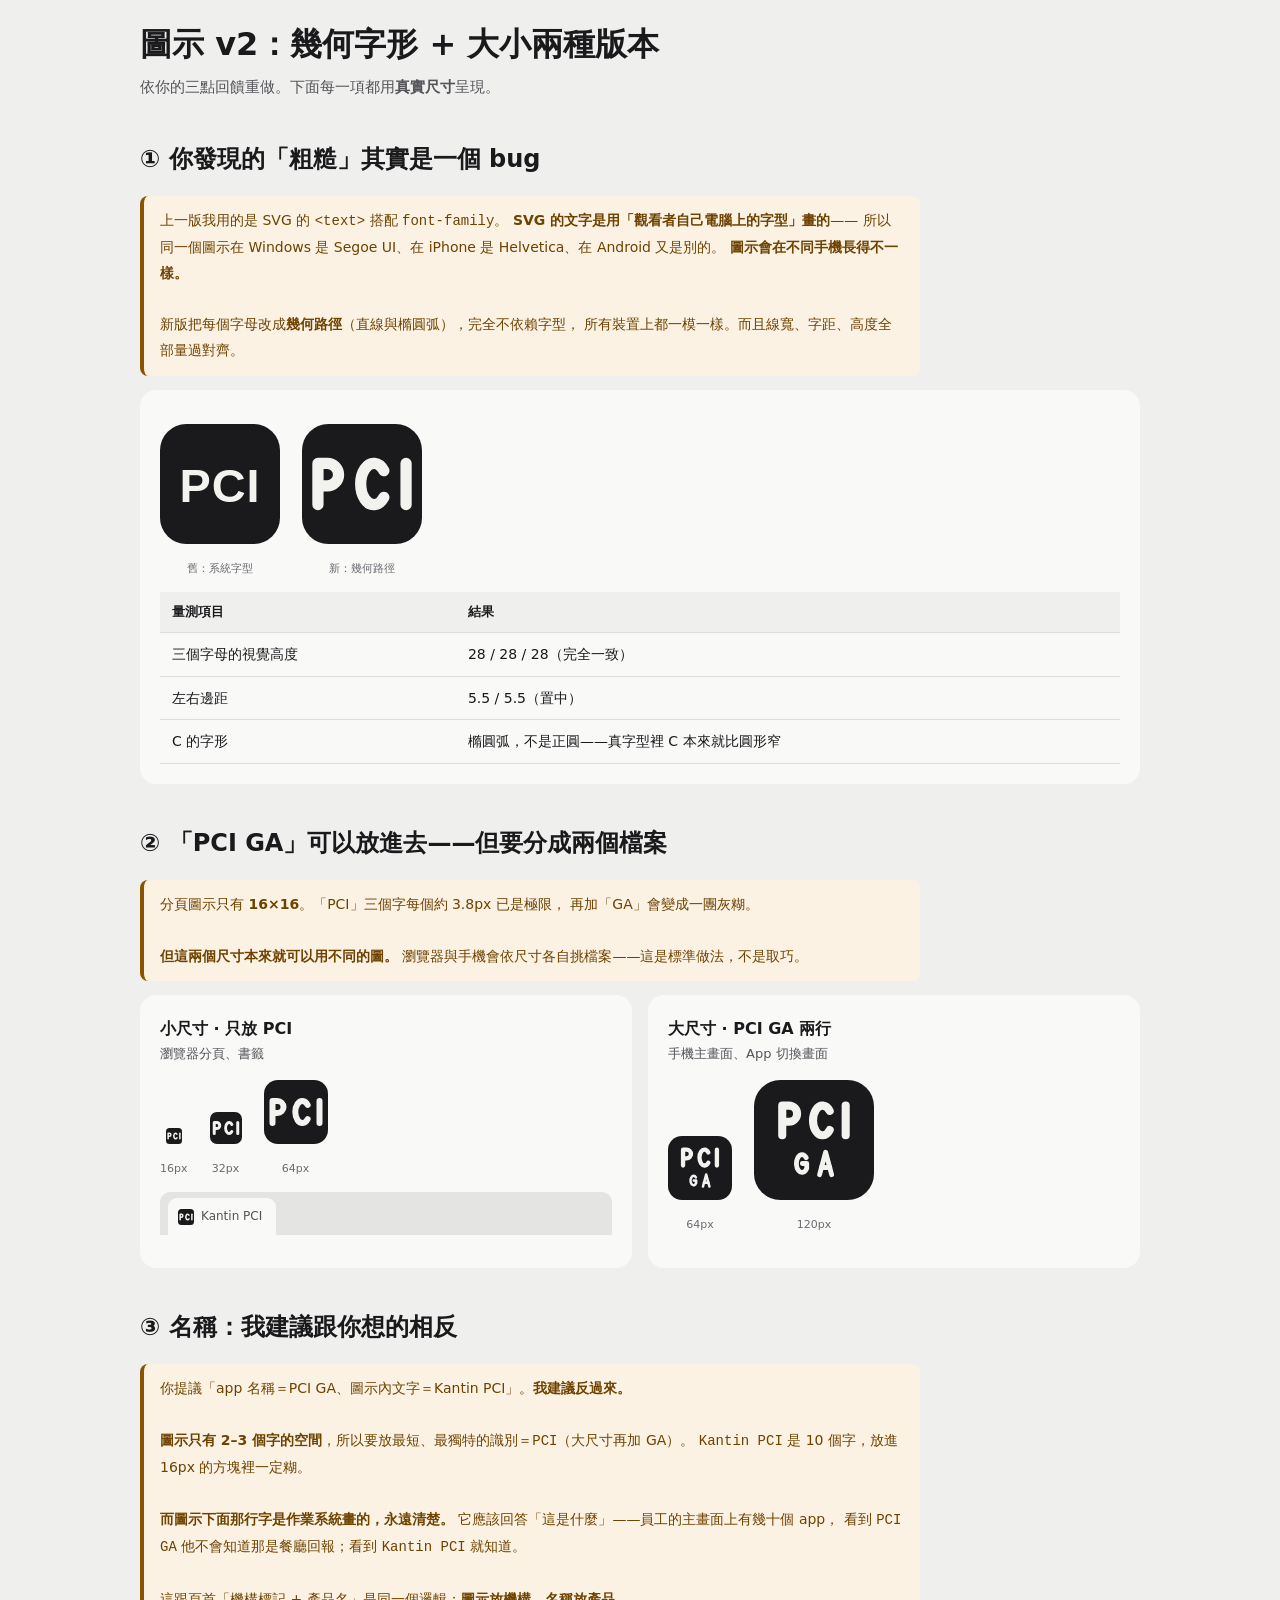
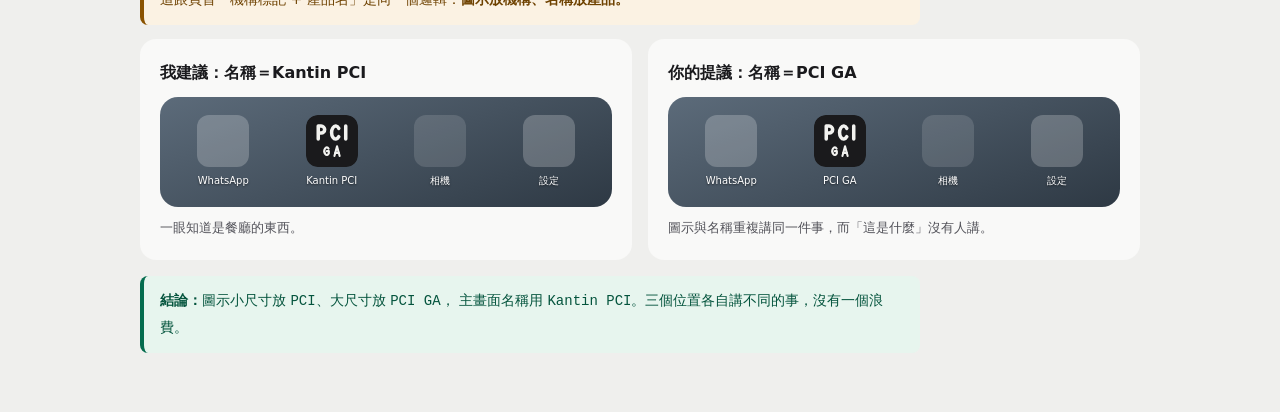
<file: favicon-preview.html>
<!DOCTYPE html>
<html lang="zh-Hant"><head><meta charset="UTF-8">
<meta name="viewport" content="width=device-width,initial-scale=1.0">
<title>圖示模擬 v2 — 5-5</title>
<style>
:root{--bg:#EFEFED;--surface:#F9F9F8;--text:#1A1A1D;--muted:#53535A;
--subtle:#6A6A70;--line:#DEDEDD;color-scheme:light}
*{box-sizing:border-box;margin:0;padding:0}
body{font-family:"Noto Sans TC","Segoe UI",system-ui,sans-serif;background:var(--bg);
color:var(--text);line-height:1.75;padding:24px 16px 64px}
.wrap{max-width:1000px;margin:0 auto}
h1{font-size:clamp(23px,1.3rem+1.3vw,32px);line-height:1.3}
h2{font-size:clamp(18px,1rem+.7vw,22px);margin:38px 0 6px}
p.lead{color:var(--muted);font-size:15px;margin-top:8px;max-width:700px}
.note{background:#FBF2E3;border-left:4px solid #8A5300;padding:12px 16px;border-radius:8px;
margin-top:16px;font-size:14px;color:#6E4200;max-width:780px;line-height:1.85}
.ok{background:#E7F5EE;border-left-color:#046C4E;color:#04543D}
.card{background:var(--surface);border-radius:16px;padding:20px;margin-top:14px}
.row{display:flex;align-items:flex-end;gap:22px;flex-wrap:wrap;margin:14px 0}
.it{text-align:center}
.it span{display:block;font-size:11px;color:var(--subtle);margin-top:6px}
.p16{width:16px;height:16px} .p32{width:32px;height:32px}
.p64{width:64px;height:64px} .p120{width:120px;height:120px}
.cols{display:grid;gap:16px;grid-template-columns:repeat(auto-fit,minmax(290px,1fr))}
.tabbar{background:#E4E4E2;padding:6px 8px 0;border-radius:10px 10px 0 0;margin-top:10px}
.tab{display:inline-flex;align-items:center;gap:7px;background:#F9F9F8;border-radius:9px 9px 0 0;
padding:8px 14px 8px 10px;font-size:12px;color:var(--muted);max-width:210px}
.tab img{width:16px;height:16px;flex:none}
.tab b{font-weight:400;overflow:hidden;text-overflow:ellipsis;white-space:nowrap}
.home{background:linear-gradient(160deg,#5C6B7A,#2E3944);border-radius:18px;padding:18px 14px;
margin-top:10px;display:grid;grid-template-columns:repeat(4,1fr);gap:14px 10px}
.app{text-align:center}
.app img,.app .fk{width:52px;height:52px;border-radius:12px;display:block;margin:0 auto}
.app small{display:block;font-size:10px;color:#fff;margin-top:5px;
text-shadow:0 1px 2px rgba(0,0,0,.55);overflow:hidden;text-overflow:ellipsis;white-space:nowrap}
.fk{background:rgba(255,255,255,.22)} .fk.b{background:rgba(255,255,255,.13)}
table{width:100%;border-collapse:collapse;font-size:14px;margin-top:12px}
th,td{text-align:left;padding:9px 12px;border-bottom:1px solid var(--line)}
th{background:#EFEFED;font-size:12.5px}
</style></head><body><div class="wrap">

<h1>圖示 v2：幾何字形 + 大小兩種版本</h1>
<p class="lead">依你的三點回饋重做。下面每一項都用<strong>真實尺寸</strong>呈現。</p>

<h2>① 你發現的「粗糙」其實是一個 bug</h2>
<div class="note">
上一版我用的是 SVG 的 <code>&lt;text&gt;</code> 搭配 <code>font-family</code>。
<strong>SVG 的文字是用「觀看者自己電腦上的字型」畫的</strong>——
所以同一個圖示在 Windows 是 Segoe UI、在 iPhone 是 Helvetica、在 Android 又是別的。
<strong>圖示會在不同手機長得不一樣。</strong><br><br>
新版把每個字母改成<strong>幾何路徑</strong>（直線與橢圓弧），完全不依賴字型，
所有裝置上都一模一樣。而且線寬、字距、高度全部量過對齊。
</div>
<div class="card">
  <div class="row">
    <div class="it"><img class="p120" src="[data-uri]" alt=""><span>舊：系統字型</span></div>
    <div class="it"><img class="p120" src="[data-uri]" alt=""><span>新：幾何路徑</span></div>
  </div>
  <table>
    <tr><th>量測項目</th><th>結果</th></tr>
    <tr><td>三個字母的視覺高度</td><td>28 / 28 / 28（完全一致）</td></tr>
    <tr><td>左右邊距</td><td>5.5 / 5.5（置中）</td></tr>
    <tr><td>C 的字形</td><td>橢圓弧，不是正圓——真字型裡 C 本來就比圓形窄</td></tr>
  </table>
</div>

<h2>② 「PCI GA」可以放進去——但要分成兩個檔案</h2>
<div class="note">
分頁圖示只有 <strong>16×16</strong>。「PCI」三個字每個約 3.8px 已是極限，
再加「GA」會變成一團灰糊。<br><br>
<strong>但這兩個尺寸本來就可以用不同的圖。</strong>
瀏覽器與手機會依尺寸各自挑檔案——這是標準做法，不是取巧。
</div>
<div class="cols">
  <div class="card">
    <h3 style="font-size:16px">小尺寸 · 只放 PCI</h3>
    <p style="font-size:13px;color:var(--muted)">瀏覽器分頁、書籤</p>
    <div class="row">
      <div class="it"><img class="p16" src="[data-uri]" alt=""><span>16px</span></div>
      <div class="it"><img class="p32" src="[data-uri]" alt=""><span>32px</span></div>
      <div class="it"><img class="p64" src="[data-uri]" alt=""><span>64px</span></div>
    </div>
    <div class="tabbar"><div class="tab"><img src="[data-uri]" alt=""><b>Kantin PCI</b></div></div>
  </div>
  <div class="card">
    <h3 style="font-size:16px">大尺寸 · PCI GA 兩行</h3>
    <p style="font-size:13px;color:var(--muted)">手機主畫面、App 切換畫面</p>
    <div class="row">
      <div class="it"><img class="p64" src="[data-uri]" alt=""><span>64px</span></div>
      <div class="it"><img class="p120" src="[data-uri]" alt=""><span>120px</span></div>
    </div>
  </div>
</div>

<h2>③ 名稱：我建議跟你想的相反</h2>
<div class="note">
你提議「app 名稱＝PCI GA、圖示內文字＝Kantin PCI」。<strong>我建議反過來。</strong><br><br>
<strong>圖示只有 2–3 個字的空間</strong>，所以要放最短、最獨特的識別＝<code>PCI</code>（大尺寸再加 GA）。
<code>Kantin PCI</code> 是 10 個字，放進 16px 的方塊裡一定糊。<br><br>
<strong>而圖示下面那行字是作業系統畫的，永遠清楚。</strong>
它應該回答「這是什麼」——員工的主畫面上有幾十個 app，
看到 <code>PCI GA</code> 他不會知道那是餐廳回報；看到 <code>Kantin PCI</code> 就知道。<br><br>
這跟頁首「機構標記 + 產品名」是同一個邏輯：<strong>圖示放機構、名稱放產品。</strong>
</div>
<div class="cols">
  <div class="card">
    <h3 style="font-size:16px">我建議：名稱＝Kantin PCI</h3>
    <div class="home">
      <div class="app"><span class="fk"></span><small>WhatsApp</small></div>
      <div class="app"><img src="[data-uri]" alt=""><small>Kantin PCI</small></div>
      <div class="app"><span class="fk b"></span><small>相機</small></div>
      <div class="app"><span class="fk"></span><small>設定</small></div>
    </div>
    <p style="font-size:13px;color:var(--muted);margin-top:10px">
      一眼知道是餐廳的東西。</p>
  </div>
  <div class="card">
    <h3 style="font-size:16px">你的提議：名稱＝PCI GA</h3>
    <div class="home">
      <div class="app"><span class="fk"></span><small>WhatsApp</small></div>
      <div class="app"><img src="[data-uri]" alt=""><small>PCI GA</small></div>
      <div class="app"><span class="fk b"></span><small>相機</small></div>
      <div class="app"><span class="fk"></span><small>設定</small></div>
    </div>
    <p style="font-size:13px;color:var(--muted);margin-top:10px">
      圖示與名稱重複講同一件事，而「這是什麼」沒有人講。</p>
  </div>
</div>

<div class="note ok">
<strong>結論：</strong>圖示小尺寸放 <code>PCI</code>、大尺寸放 <code>PCI GA</code>，
主畫面名稱用 <code>Kantin PCI</code>。三個位置各自講不同的事，沒有一個浪費。
</div>
</div></body></html>
</file>
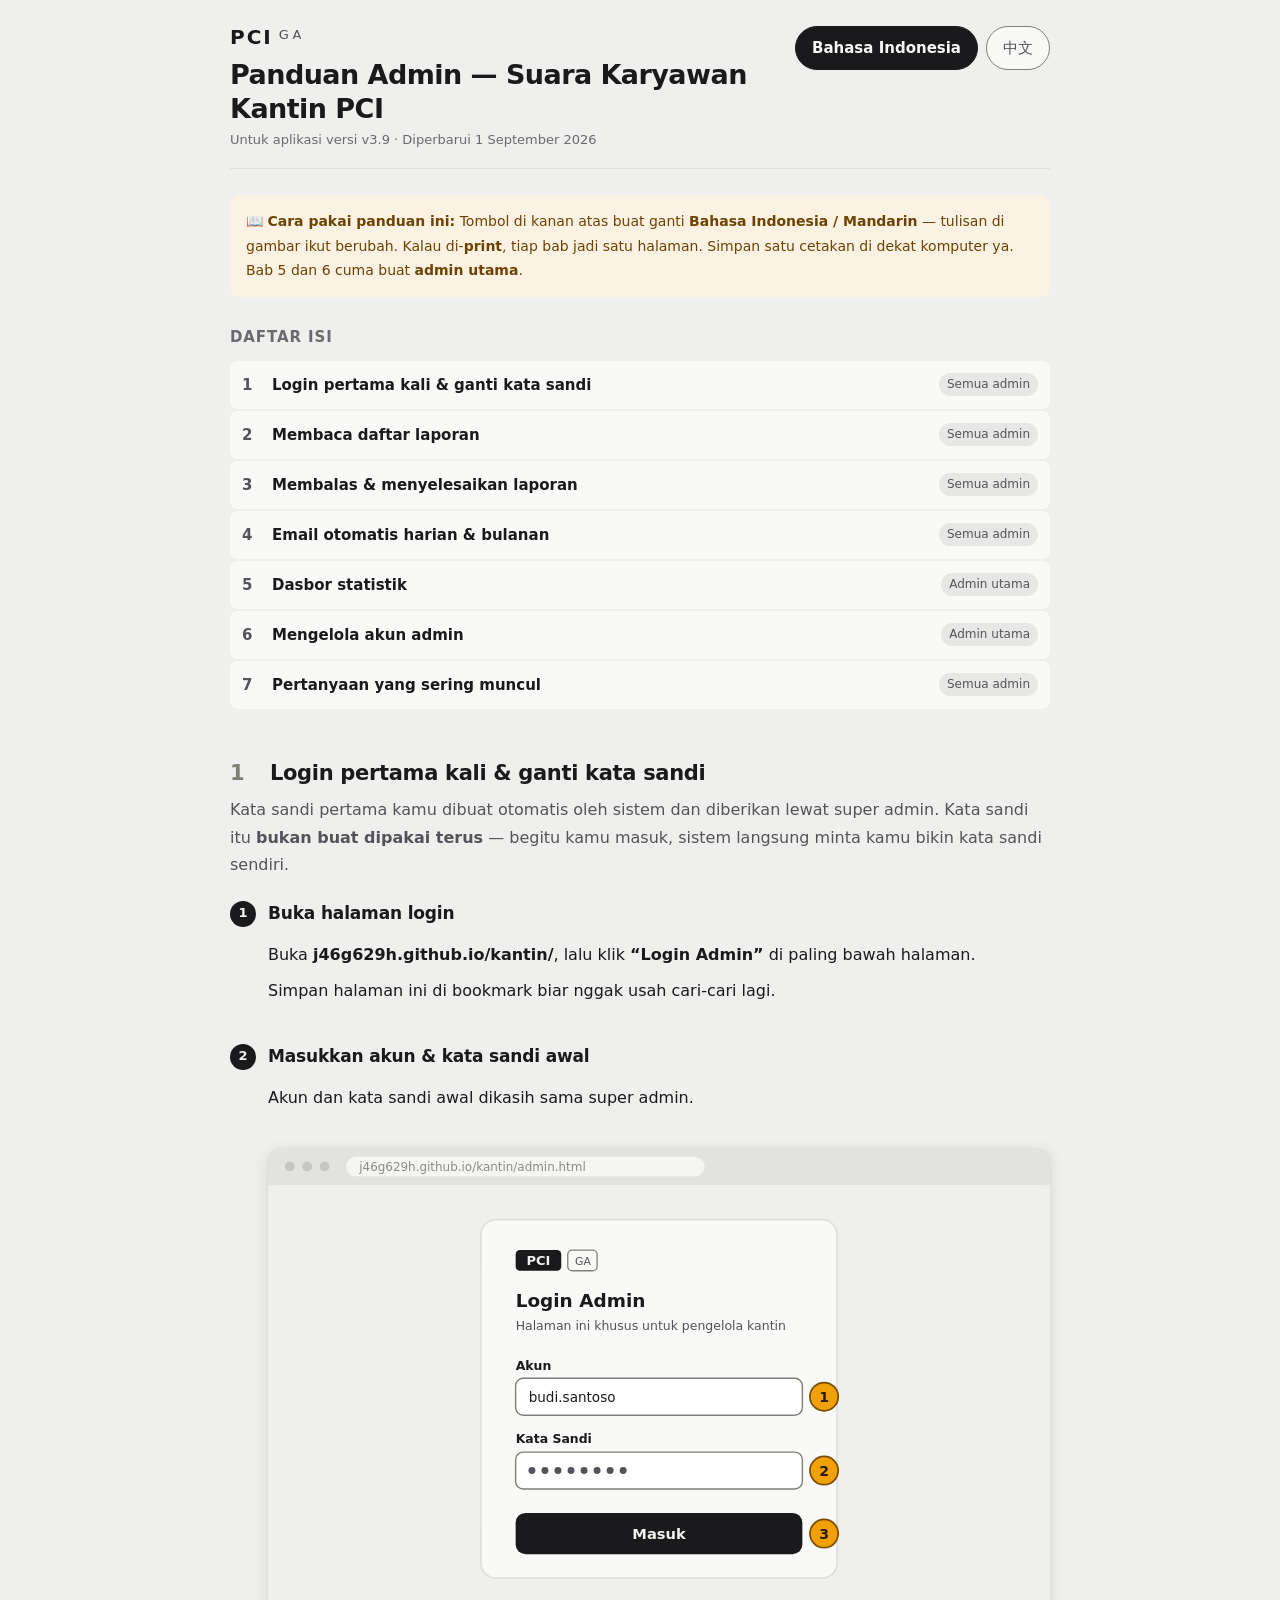
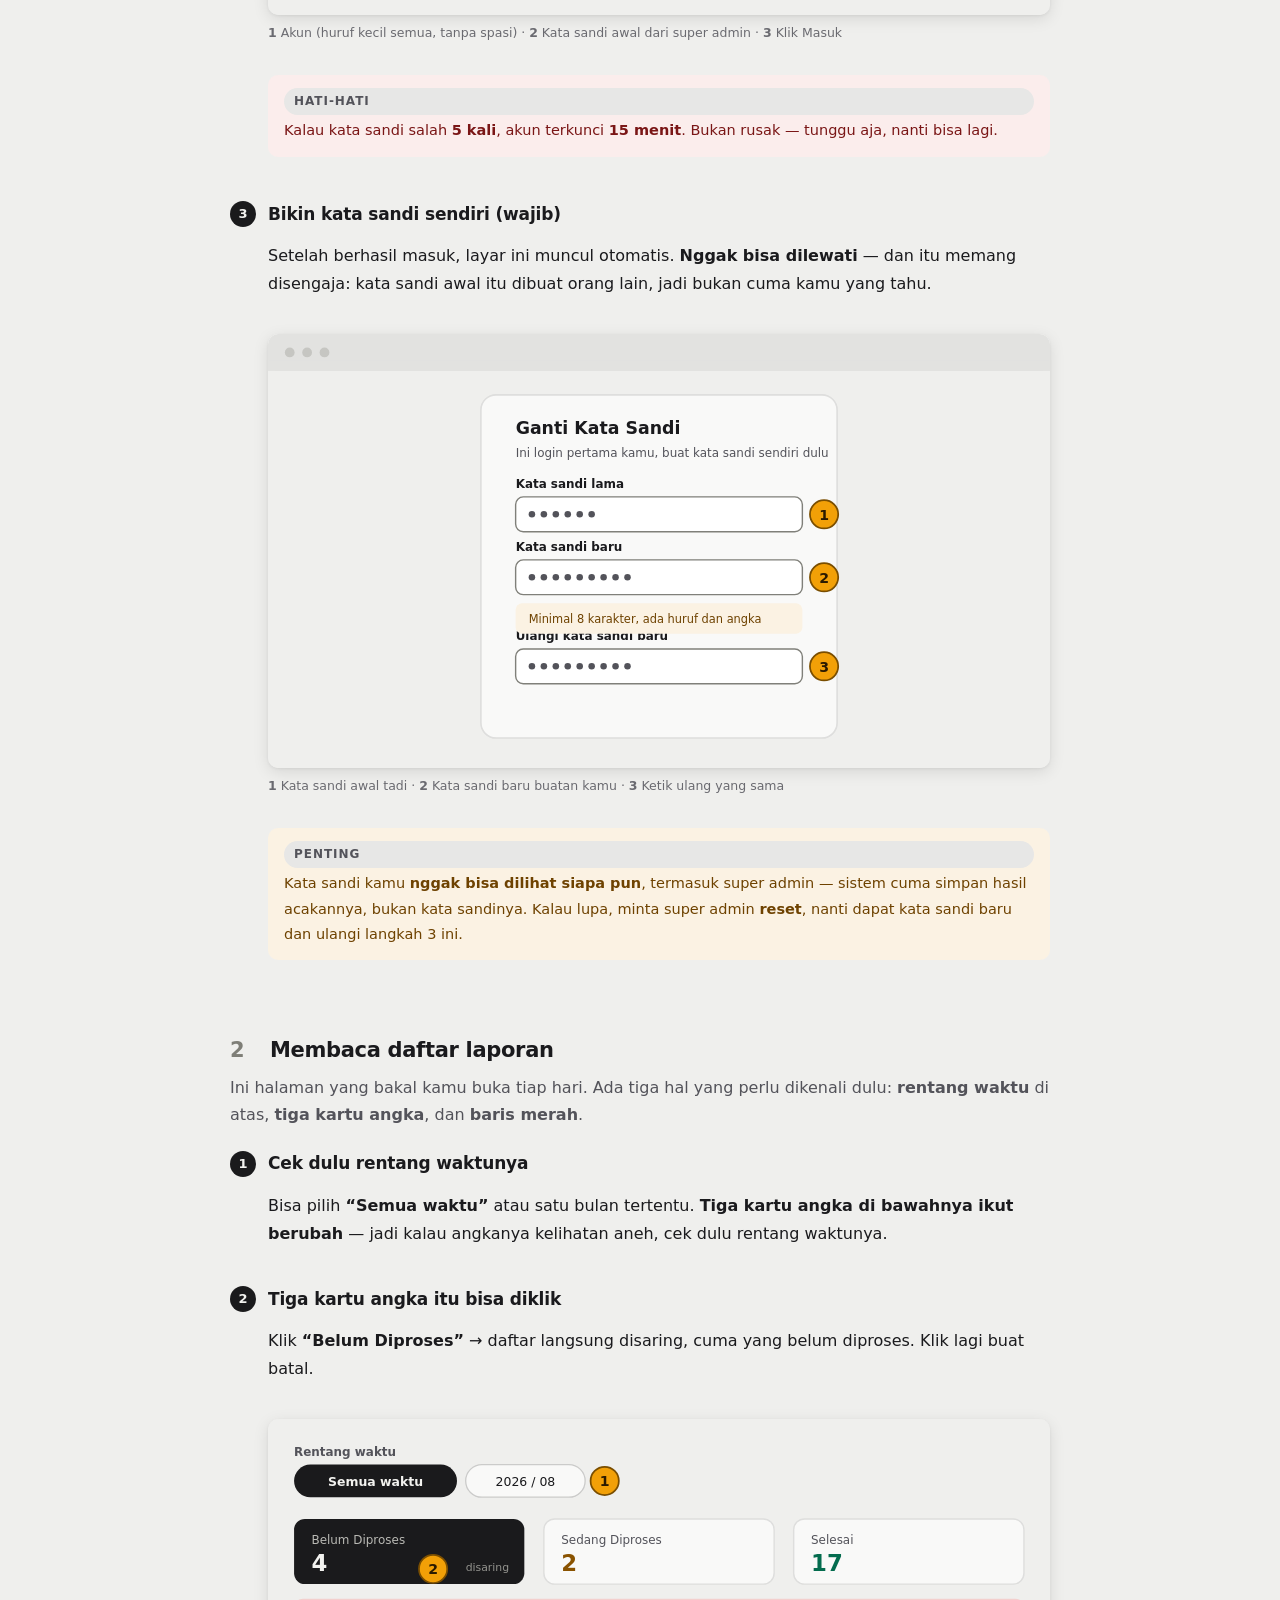
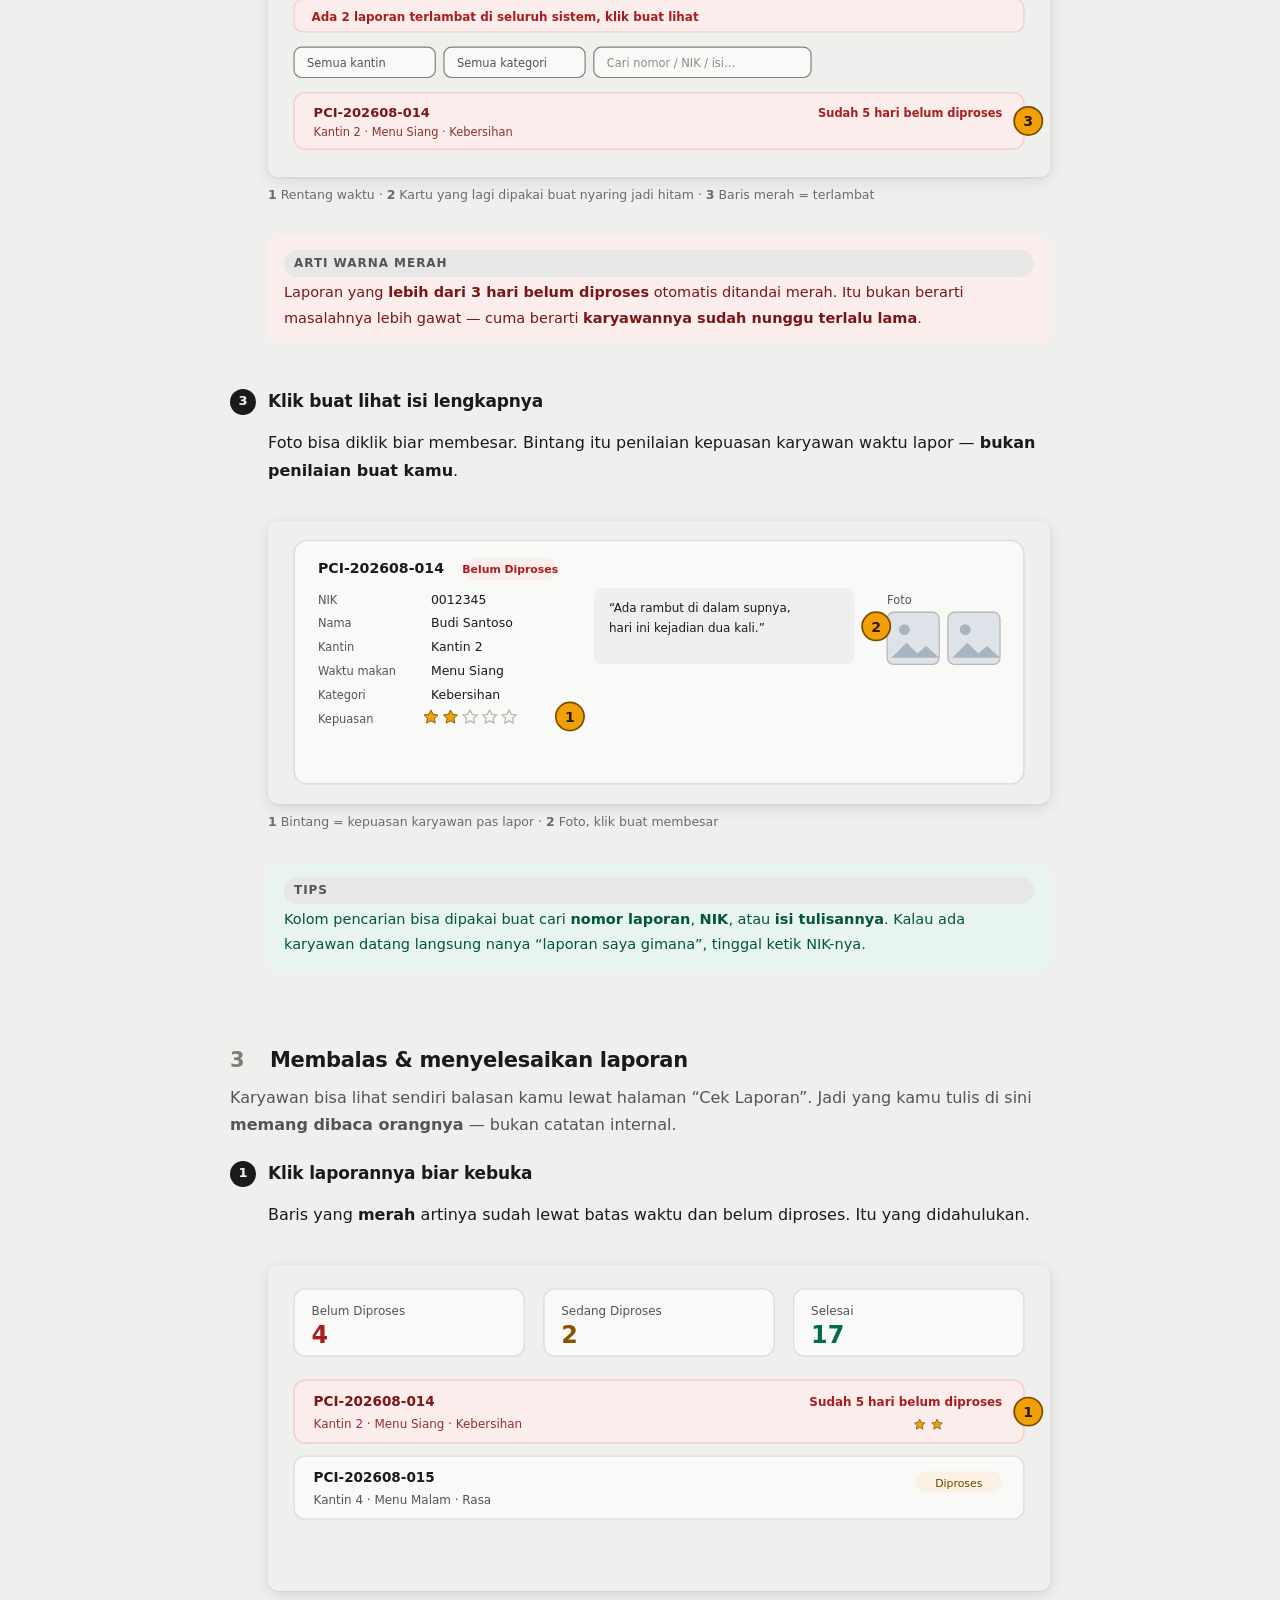
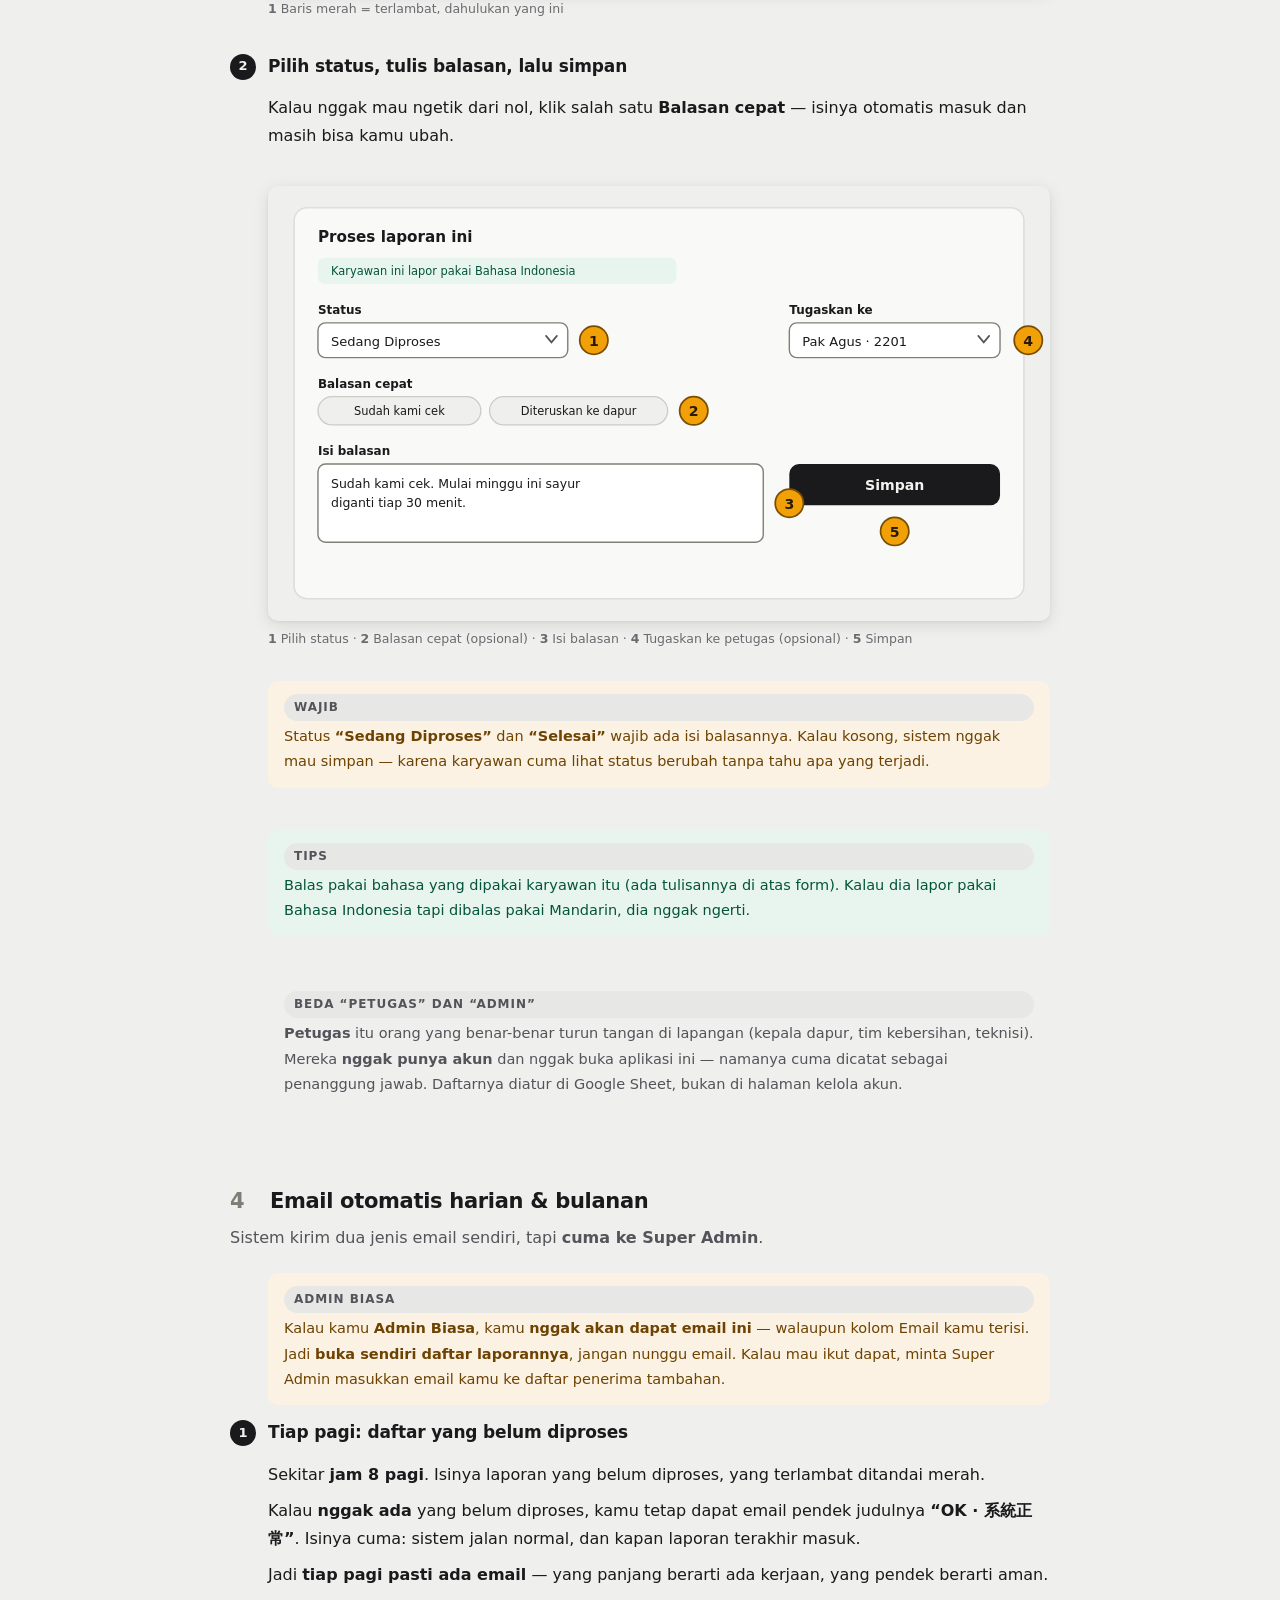
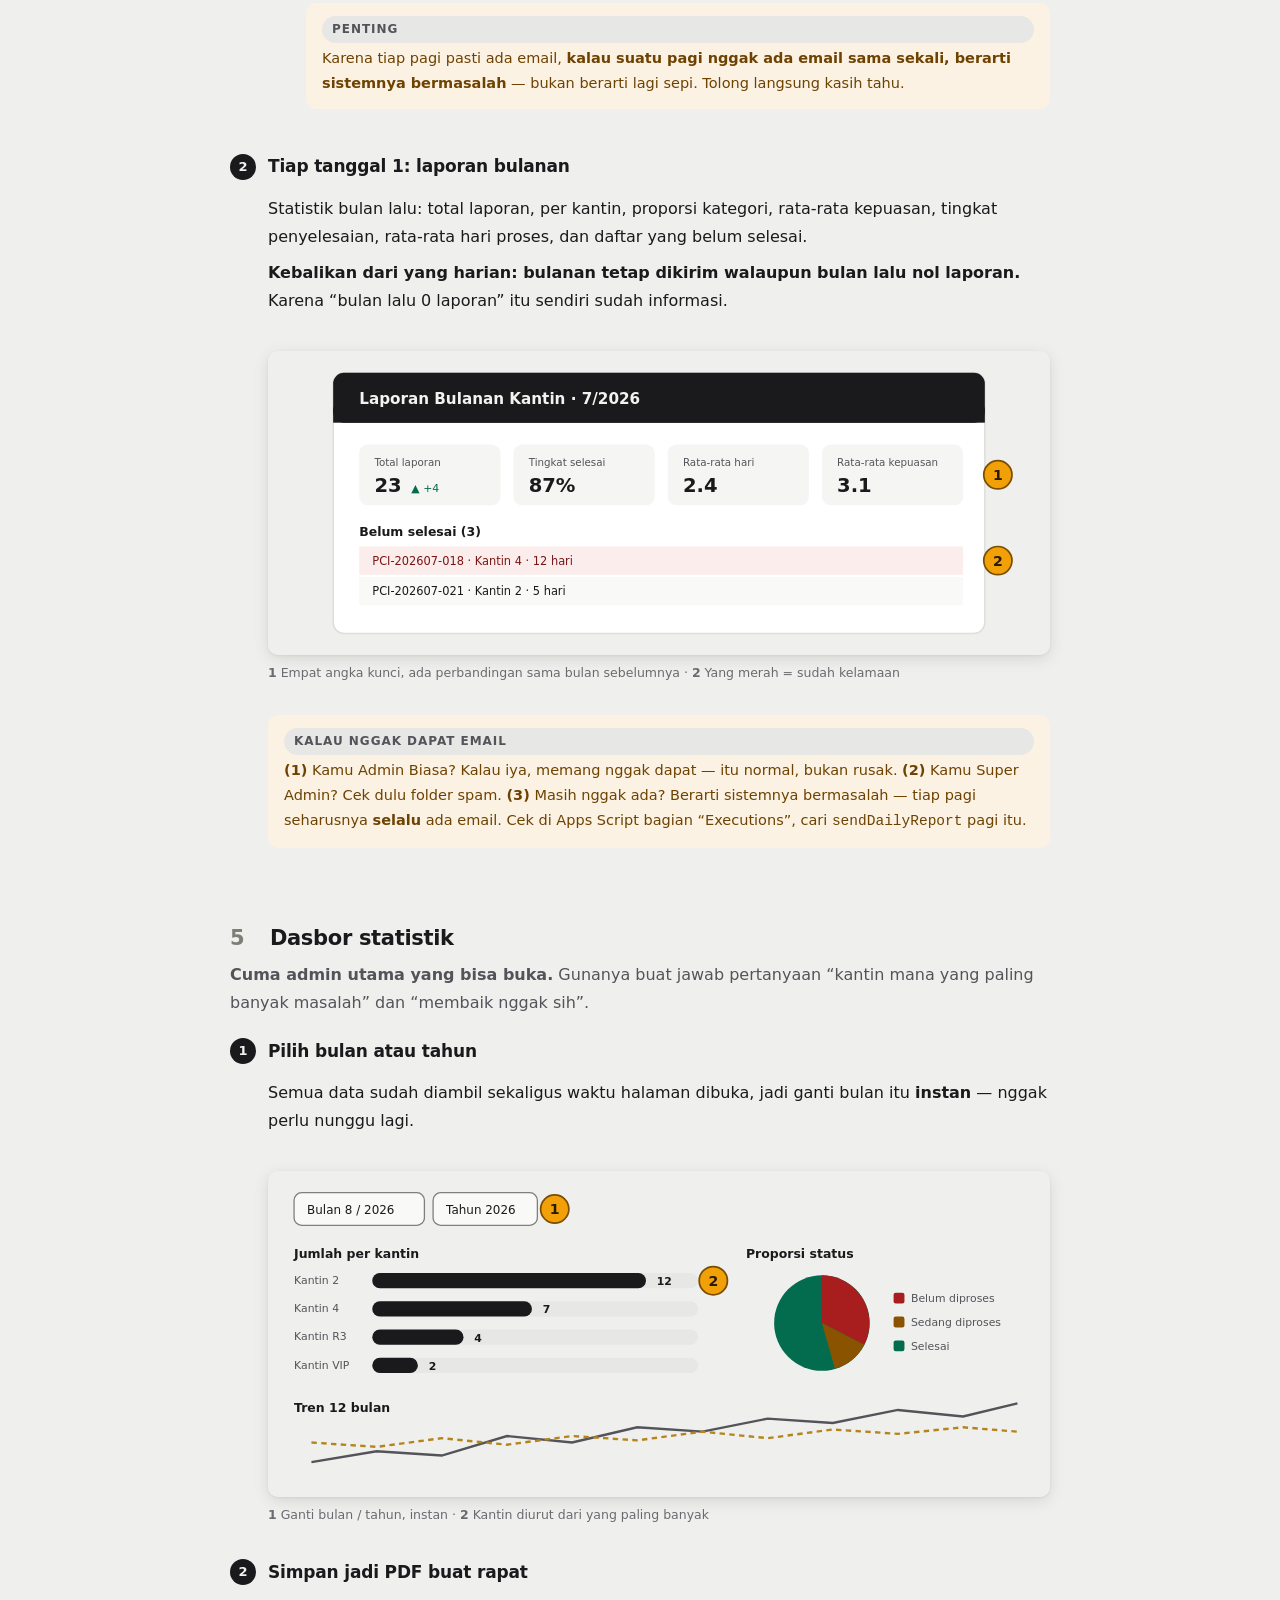
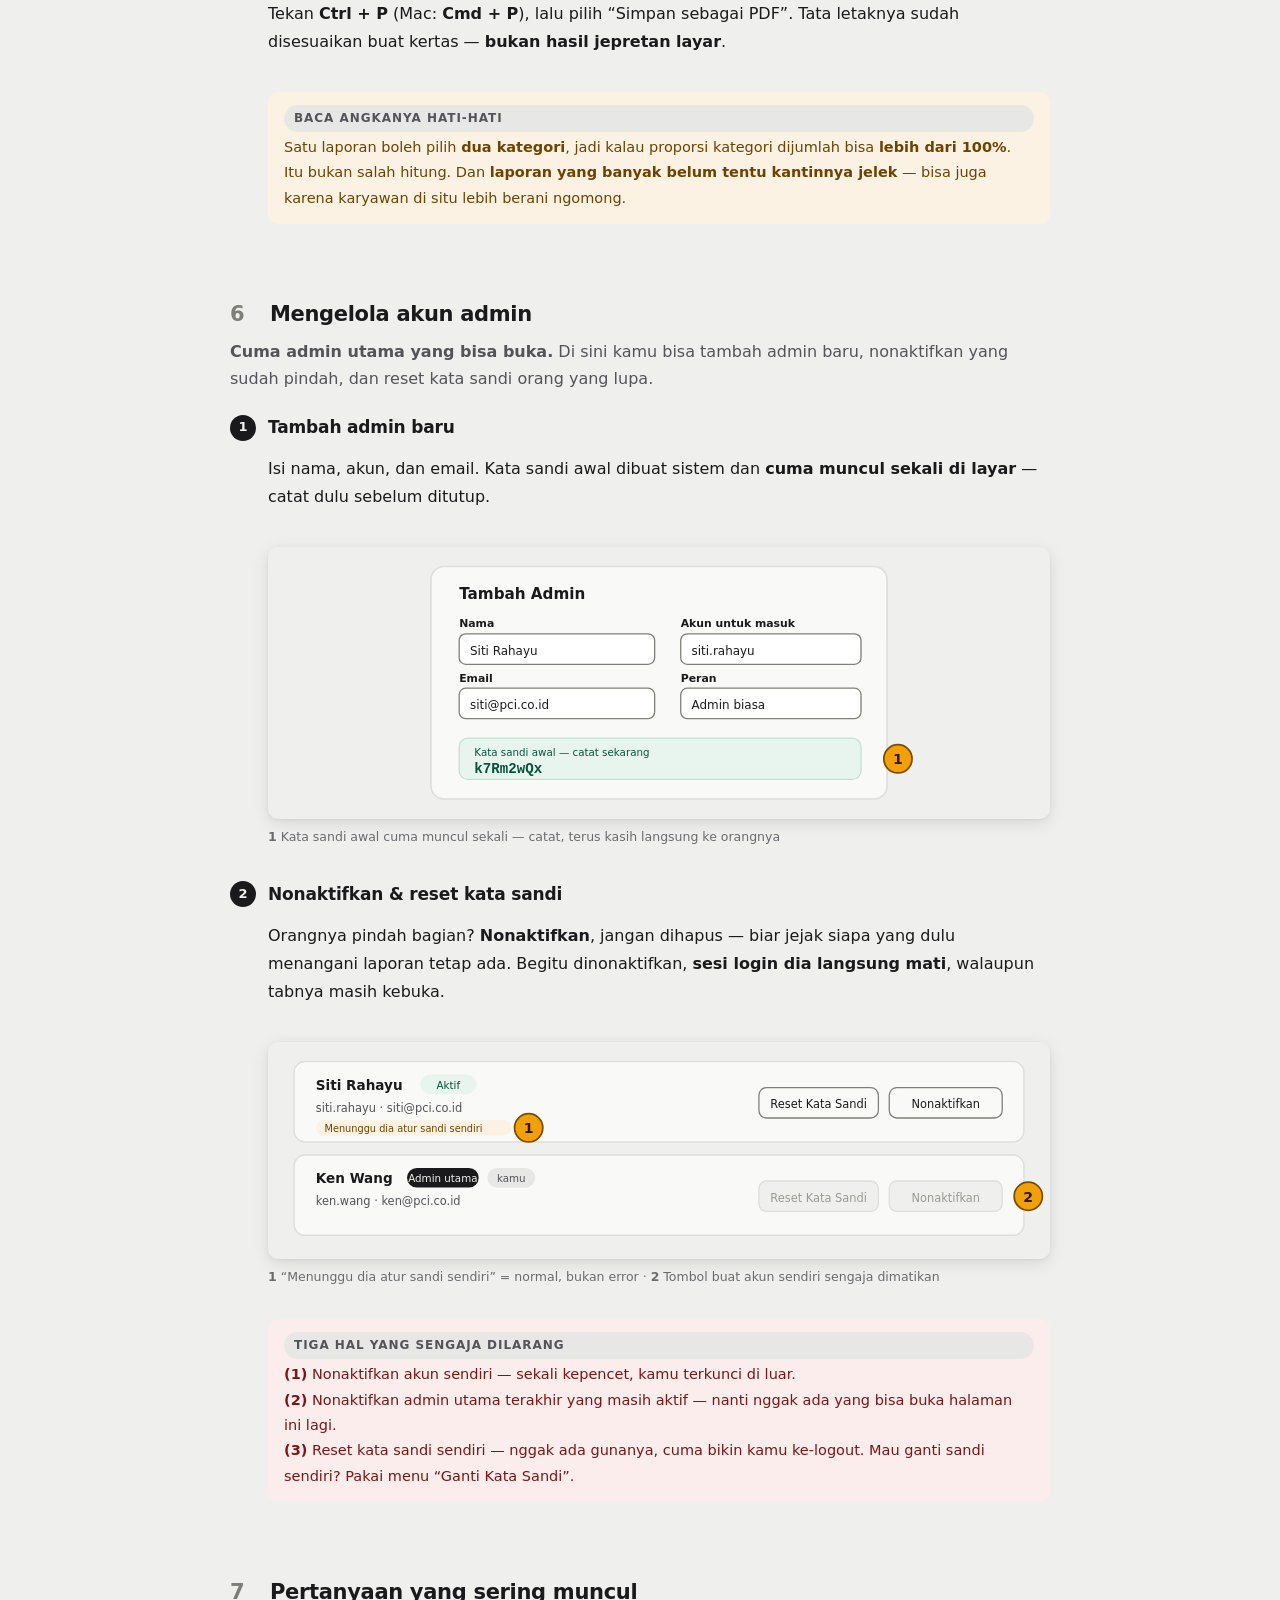
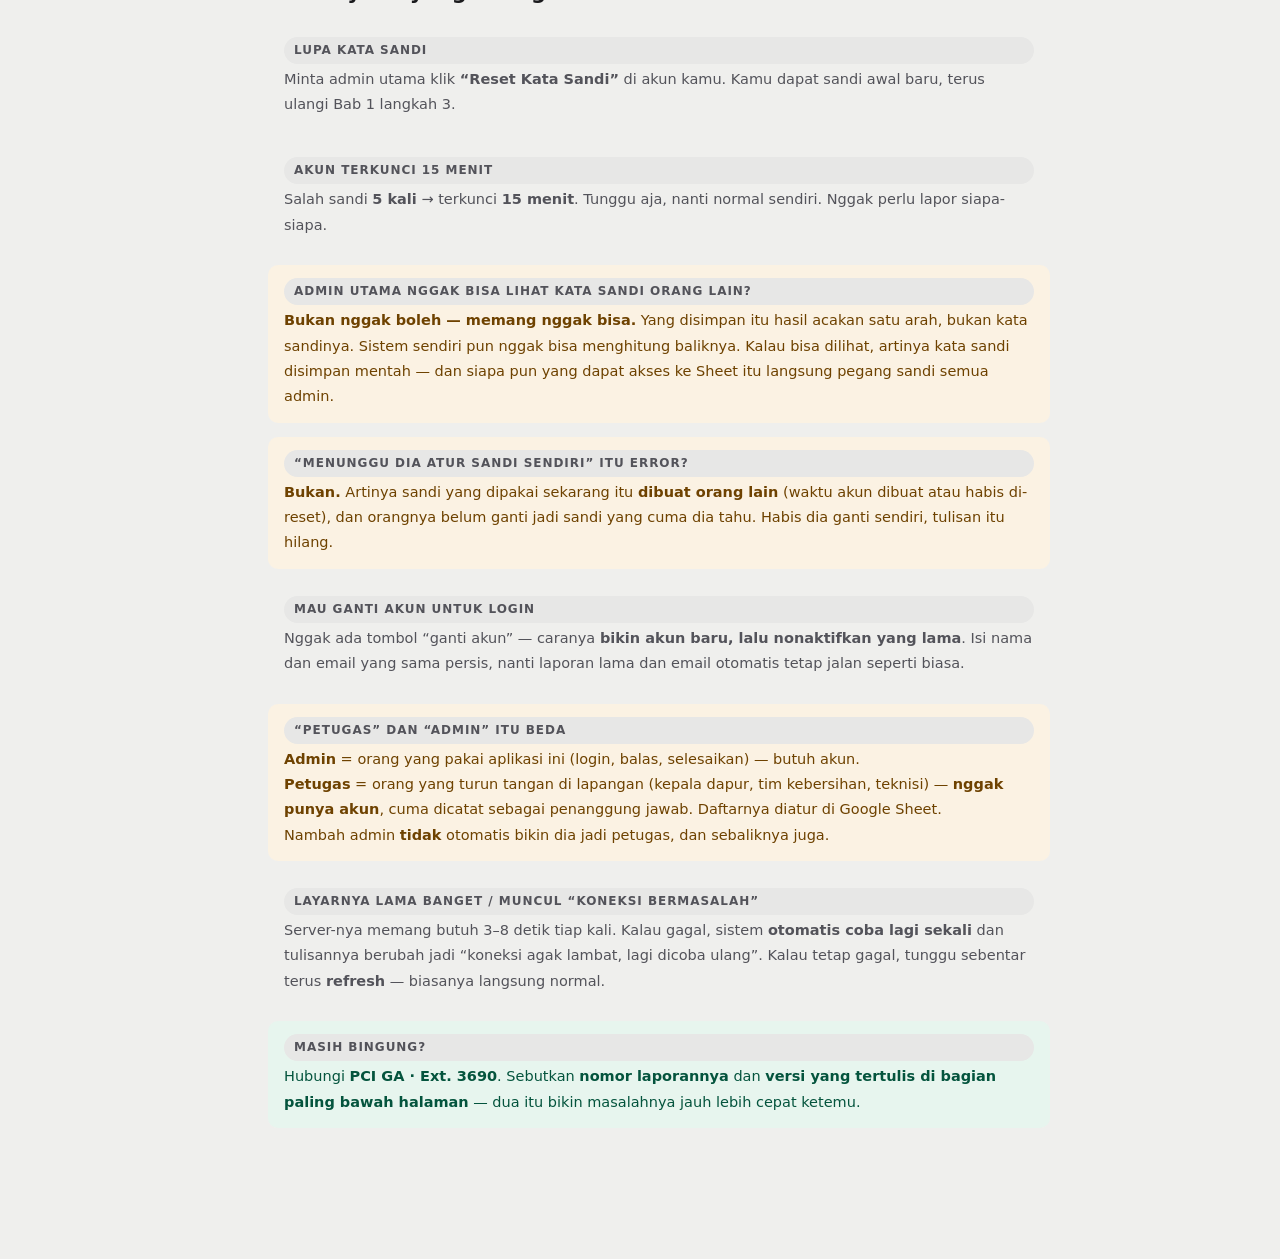
<file: panduan-admin.html>
<!DOCTYPE html>
<html lang="id" data-lang="id">
<head>
<meta charset="UTF-8">
<meta name="viewport" content="width=device-width, initial-scale=1.0">
<title>Panduan Admin · Kantin PCI</title>
<link rel="icon" href="favicon.svg" type="image/svg+xml">
<!--
  管理者操作手冊（第 6 階段 6-7）——七章全部完成。

  三個設計決定：

  1. **雙語切換，跟 app 一模一樣的兩顆按鈕。**
     管理端本來就是雙語的，而超級管理者讀中文、一般管理者可能讀印尼文。
     只做一種語言必然有人看不懂。

  2. **示意圖全部是手寫 SVG，不是截圖。**
     管理端的真實畫面上有工號、姓名、員工寫的抱怨內容，
     而這個 repo 是公開的——截圖等於把個資用圖片形式放上去，
     而且圖片裡的字搜尋不到，日後想清也找不到。
     示意圖裡的姓名工號全是編的。

  3. **不吃 js/i18n.js。**
     手冊的文字量很大，塞進 i18n 會讓 11,000 位員工每次開 app 都多載一份
     他們永遠用不到的東西。這一頁自己帶兩種語言。

  ⚠️ 手冊會過期。畫面改了它不會自己跟著改——
     改動管理端畫面時，順手回來看一下這裡有沒有跟著錯。
-->
<link rel="stylesheet" href="css/style.css">
<style>
/* ==========================================================
   雙語切換
   ⚠️ 用 class 不用 [lang] 屬性——[lang="zh"] 會連 <html> 一起選到
   ========================================================== */
.tx-id, .tx-zh { display: none; }
html[data-lang="id"] .tx-id { display: revert; }
html[data-lang="zh"] .tx-zh { display: revert; }

/* ==========================================================
   版面
   ========================================================== */
body { background: var(--bg); }

.doc {
  max-width: 860px;
  margin: 0 auto;
  padding: 0 20px 80px;
}

/* --- 頁首 --- */
.doc-head {
  display: flex; align-items: flex-start; justify-content: space-between;
  gap: 20px; padding: 26px 0 18px;
  border-bottom: 1px solid var(--border);
  margin-bottom: 26px;
}
.doc-head .mark { display: flex; flex-direction: column; gap: 10px; }
.doc-title { font-size: 27px; letter-spacing: -.02em; line-height: 1.25; }
.doc-meta { font-size: 13px; color: var(--text-subtle); margin-top: 4px; }

/* --- 範例說明橫幅（列印時不要）--- */
.demo-note {
  background: var(--warn-bg); color: #6E4200;
  border-radius: 10px; padding: 14px 16px;
  font-size: 14px; line-height: 1.75; margin-bottom: 28px;
}
.demo-note b { font-weight: 700; }

/* --- 目錄 --- */
.toc { margin-bottom: 40px; }
.toc h2 { font-size: 15px; color: var(--text-subtle); letter-spacing: .06em; margin-bottom: 12px; }
.toc ol { list-style: none; display: grid; gap: 2px; }
.toc li {
  display: flex; align-items: center; gap: 12px;
  padding: 0 12px; border-radius: 8px; font-size: 15px;
}
.toc li.ready { background: var(--surface); }
.toc li.later { color: var(--text-subtle); }
.toc .n { font-variant-numeric: tabular-nums; font-weight: 700; color: var(--text-muted); min-width: 18px; }
/* ⚠️ 手機上這是要用手指按的——inline 的 <a> 只有 20px 高。
   自己撐到 44px（WCAG 2.5.5 的最小觸控目標） */
.toc a { color: inherit; text-decoration: none; font-weight: 600; display: block; padding: 12px 0; }
.toc li.later > span:nth-child(2) { padding: 12px 0; }
.toc a:hover { text-decoration: underline; }
.toc .who {
  margin-left: auto; font-size: 12px; padding: 2px 8px; border-radius: 20px;
  background: var(--surface-alt); color: var(--text-muted); white-space: nowrap;
}
.toc li.later .who { background: transparent; border: 1px dashed var(--border-strong); }

/* --- 章 --- */
.chapter { margin-bottom: 52px; }
.chapter > h2 {
  font-size: 21px; letter-spacing: -.015em; margin-bottom: 6px;
  padding-top: 8px;
}
.chapter > h2 .num {
  display: inline-block; min-width: 1.9em;
  color: var(--num); font-weight: 800;
}
.chapter .intro { color: var(--text-muted); line-height: 1.7; margin-bottom: 22px; }

/* --- 步驟 --- */
.step { display: grid; gap: 14px; margin-bottom: 30px; }
.step-head { display: flex; align-items: baseline; gap: 12px; }
.step-n {
  flex: none; width: 26px; height: 26px; border-radius: 50%;
  background: var(--action); color: #F2F2EF;
  font-size: 13px; font-weight: 700;
  display: inline-flex; align-items: center; justify-content: center;
  align-self: center;
}
.step-t { font-size: 17px; font-weight: 700; letter-spacing: -.01em; }
.step-body { padding-left: 38px; }
.step-body p { line-height: 1.75; margin-bottom: 8px; }
.step-body ul { margin: 6px 0 8px 18px; line-height: 1.75; }

/* --- 示意圖 --- */
figure { margin: 14px 0 4px 38px; }
figure svg {
  display: block; width: 100%; height: auto;
  border-radius: 10px;
  box-shadow: 0 4px 16px rgba(0,0,0,.10), 0 1px 3px rgba(0,0,0,.06);
}
figcaption {
  font-size: 12.5px; color: var(--text-subtle);
  margin-top: 8px; line-height: 1.6;
}

/* 圖上的編號圈圈：跟步驟編號長得不一樣，才不會被當成同一件事 */
.callout circle { fill: var(--star); stroke: var(--star-edge); stroke-width: 1.6; }
.callout text { fill: #2A1A00; font-size: 13px; font-weight: 800; text-anchor: middle; }

/* --- 提示框 --- */
.box {
  border-radius: 10px; padding: 13px 16px; margin: 14px 0 14px 38px;
  font-size: 14.5px; line-height: 1.75;
}
.box b { font-weight: 700; }
.box.warn   { background: var(--warn-bg);   color: #6E4200; }
.box.danger { background: var(--danger-bg); color: #7A1616; }
.box.ok     { background: var(--ok-bg);     color: #04543D; }
.box .tag { display: block; font-size: 12px; letter-spacing: .08em; text-transform: uppercase; margin-bottom: 3px; font-weight: 600; }

/* --- 語言按鈕（沿用 app 的樣式，只調大小）--- */
.doc-head .lang-switch { margin: 0; flex: none; }

/* ⚠️ 斷點一律寫 screen（CLAUDE.md 常見陷阱） */
@media screen and (max-width: 620px) {
  .doc { padding: 0 14px 60px; }
  .doc-head { flex-direction: column; gap: 14px; }
  .step-body, figure, .box { padding-left: 0; margin-left: 0; }
}

/* ==========================================================
   列印：一章一頁，橫幅與目錄不印
   ========================================================== */
@page { size: A4 portrait; margin: 16mm 14mm; }
@media print {
  .demo-note, .lang-switch { display: none !important; }
  .doc { max-width: none; padding: 0; }
  .chapter { page-break-before: always; margin-bottom: 0; }
  .chapter:first-of-type { page-break-before: auto; }
  .step, figure { page-break-inside: avoid; }
  figure svg { box-shadow: none; border: 1px solid var(--border-strong); }
}
</style>
</head>
<body>

<div class="doc">

  <!-- ===================== 頁首 ===================== -->
  <header class="doc-head">
    <div class="mark">
      <span class="wordmark"><b>PCI</b><i>GA</i></span>
      <div>
        <h1 class="doc-title">
          <span class="tx-id">Panduan Admin — Suara Karyawan Kantin PCI</span>
          <span class="tx-zh">管理者操作手冊 — PCI 員工餐廳回饋系統</span>
        </h1>
        <p class="doc-meta">
          <span class="tx-id">Untuk aplikasi versi v3.9 · Diperbarui 1 September 2026</span>
          <span class="tx-zh">對應 app 版本 v3.9 · 2026 年 9 月 1 日更新</span>
        </p>
      </div>
    </div>

    <div class="lang-switch">
      <button type="button" class="lang-btn active" data-lang="id">Bahasa Indonesia</button>
      <button type="button" class="lang-btn" data-lang="zh">中文</button>
    </div>
  </header>

  <!-- ===================== 使用說明 ===================== -->
  <div class="demo-note">
    <span class="tx-zh">
      📖 <b>怎麼用這本手冊：</b>
      右上角可以切換<b>印尼文 / 中文</b>，連圖裡的字都會跟著換。
      按<b>列印</b>會一章一頁印出來，建議印一份放在電腦旁——一週用一次的系統，紙本比書籤有用。
      第 5、6 章只有<b>超級管理者</b>用得到。
    </span>
    <span class="tx-id">
      📖 <b>Cara pakai panduan ini:</b>
      Tombol di kanan atas buat ganti <b>Bahasa Indonesia / Mandarin</b> — tulisan di gambar ikut berubah.
      Kalau di-<b>print</b>, tiap bab jadi satu halaman. Simpan satu cetakan di dekat komputer ya.
      Bab 5 dan 6 cuma buat <b>admin utama</b>.
    </span>
  </div>

  <!-- ===================== 目錄 ===================== -->
  <nav class="toc">
    <h2><span class="tx-id">DAFTAR ISI</span><span class="tx-zh">目錄</span></h2>
    <ol>
      <li class="ready">
        <span class="n">1</span>
        <a href="#bab1"><span class="tx-id">Login pertama kali &amp; ganti kata sandi</span><span class="tx-zh">第一次登入 · 變更密碼</span></a>
        <span class="who"><span class="tx-id">Semua admin</span><span class="tx-zh">全部管理者</span></span>
      </li>
      <li class="ready">
        <span class="n">2</span>
        <a href="#bab2"><span class="tx-id">Membaca daftar laporan</span><span class="tx-zh">看懂案件列表</span></a>
        <span class="who"><span class="tx-id">Semua admin</span><span class="tx-zh">全部管理者</span></span>
      </li>
      <li class="ready">
        <span class="n">3</span>
        <a href="#bab3"><span class="tx-id">Membalas &amp; menyelesaikan laporan</span><span class="tx-zh">回覆案件 · 結案</span></a>
        <span class="who"><span class="tx-id">Semua admin</span><span class="tx-zh">全部管理者</span></span>
      </li>
      <li class="ready">
        <span class="n">4</span>
        <a href="#bab4"><span class="tx-id">Email otomatis harian &amp; bulanan</span><span class="tx-zh">每天 / 每月的自動信</span></a>
        <span class="who"><span class="tx-id">Semua admin</span><span class="tx-zh">全部管理者</span></span>
      </li>
      <li class="ready">
        <span class="n">5</span>
        <a href="#bab5"><span class="tx-id">Dasbor statistik</span><span class="tx-zh">動態表</span></a>
        <span class="who"><span class="tx-id">Admin utama</span><span class="tx-zh">僅超級管理者</span></span>
      </li>
      <li class="ready">
        <span class="n">6</span>
        <a href="#bab6"><span class="tx-id">Mengelola akun admin</span><span class="tx-zh">帳號管理</span></a>
        <span class="who"><span class="tx-id">Admin utama</span><span class="tx-zh">僅超級管理者</span></span>
      </li>
      <li class="ready">
        <span class="n">7</span>
        <a href="#bab7"><span class="tx-id">Pertanyaan yang sering muncul</span><span class="tx-zh">常見問題</span></a>
        <span class="who"><span class="tx-id">Semua admin</span><span class="tx-zh">全部管理者</span></span>
      </li>
    </ol>  </nav>


  <!-- ===================== 第 1 章 ===================== -->
  <section class="chapter" id="bab1">
    <h2><span class="num">1</span><span class="tx-id">Login pertama kali &amp; ganti kata sandi</span><span class="tx-zh">第一次登入 · 變更密碼</span></h2>
    <p class="intro">
      <span class="tx-id">Kata sandi pertama kamu dibuat otomatis oleh sistem dan diberikan lewat super admin. Kata sandi itu <b>bukan buat dipakai terus</b> — begitu kamu masuk, sistem langsung minta kamu bikin kata sandi sendiri.</span>
      <span class="tx-zh">你的第一組密碼是系統隨機產生、由超級管理者轉交給你的。那組密碼<b>不是拿來一直用的</b>——一登入，系統就會要求你設定自己的密碼。</span>
    </p>

    <!-- 步驟 1 -->
    <div class="step">
      <div class="step-head">
        <span class="step-n">1</span>
        <span class="step-t"><span class="tx-id">Buka halaman login</span><span class="tx-zh">打開登入頁</span></span>
      </div>
      <div class="step-body">
        <p>
          <span class="tx-id">Buka <b>j46g629h.github.io/kantin/</b>, lalu klik <b>“Login Admin”</b> di paling bawah halaman.</span>
          <span class="tx-zh">打開 <b>j46g629h.github.io/kantin/</b>，捲到頁面最下方，點<b>「管理者登入」</b>。</span>
        </p>
        <p>
          <span class="tx-id">Simpan halaman ini di bookmark biar nggak usah cari-cari lagi.</span>
          <span class="tx-zh">建議把這一頁加到書籤，之後不用再找。</span>
        </p>
      </div>
    </div>

    <!-- 步驟 2 + 圖 -->
    <div class="step">
      <div class="step-head">
        <span class="step-n">2</span>
        <span class="step-t"><span class="tx-id">Masukkan akun &amp; kata sandi awal</span><span class="tx-zh">輸入帳號與初始密碼</span></span>
      </div>
      <div class="step-body">
        <p>
          <span class="tx-id">Akun dan kata sandi awal dikasih sama super admin.</span>
          <span class="tx-zh">帳號與初始密碼由超級管理者提供。</span>
        </p>
      </div>

      <figure>
        <svg viewBox="0 0 720 430" xmlns="http://www.w3.org/2000/svg" role="img" aria-label="Login">
          <rect width="720" height="430" rx="10" fill="#EFEFED"/>
          <!-- 瀏覽器外框 -->
          <rect x="0" y="0" width="720" height="34" rx="10" fill="#E2E2E0"/>
          <rect x="0" y="24" width="720" height="10" fill="#E2E2E0"/>
          <circle cx="20" cy="17" r="4.5" fill="#C6C6C2"/><circle cx="36" cy="17" r="4.5" fill="#C6C6C2"/><circle cx="52" cy="17" r="4.5" fill="#C6C6C2"/>
          <rect x="72" y="8" width="330" height="18" rx="9" fill="#F5F5F3"/>
          <text x="84" y="21" font-size="11" fill="#8C8C86">j46g629h.github.io/kantin/admin.html</text>

          <!-- 卡片 -->
          <rect x="196" y="66" width="328" height="330" rx="14" fill="#F9F9F8" stroke="#DEDEDD" stroke-width="1.5"/>
          <!-- 標誌 -->
          <rect x="228" y="94" width="42" height="19" rx="4" fill="#1A1A1C"/>
          <text x="249" y="108" font-size="12" font-weight="800" fill="#F2F2EF" text-anchor="middle">PCI</text>
          <rect x="276" y="94" width="27" height="19" rx="4" fill="none" stroke="#80807A" stroke-width="1.2"/>
          <text x="290" y="108" font-size="10" fill="#53535A" text-anchor="middle">GA</text>

          <text x="228" y="146" font-size="17" font-weight="700" fill="#1A1A1D" class="tx-id">Login Admin</text>
          <text x="228" y="146" font-size="17" font-weight="700" fill="#1A1A1D" class="tx-zh">管理者登入</text>
          <text x="228" y="168" font-size="11.5" fill="#53535A" class="tx-id">Halaman ini khusus untuk pengelola kantin</text>
          <text x="228" y="168" font-size="11.5" fill="#53535A" class="tx-zh">這個頁面只給餐廳管理者使用</text>

          <!-- 帳號 -->
          <text x="228" y="204" font-size="11.5" font-weight="600" fill="#1A1A1D" class="tx-id">Akun</text>
          <text x="228" y="204" font-size="11.5" font-weight="600" fill="#1A1A1D" class="tx-zh">帳號</text>
          <rect x="228" y="212" width="264" height="34" rx="7" fill="#fff" stroke="#80807A" stroke-width="1.3"/>
          <text x="240" y="234" font-size="12.5" fill="#1A1A1D">budi.santoso</text>

          <!-- 密碼 -->
          <text x="228" y="272" font-size="11.5" font-weight="600" fill="#1A1A1D" class="tx-id">Kata Sandi</text>
          <text x="228" y="272" font-size="11.5" font-weight="600" fill="#1A1A1D" class="tx-zh">密碼</text>
          <rect x="228" y="280" width="264" height="34" rx="7" fill="#fff" stroke="#80807A" stroke-width="1.3"/>
          <g fill="#53535A"><circle cx="243" cy="297" r="3.2"/><circle cx="255" cy="297" r="3.2"/><circle cx="267" cy="297" r="3.2"/><circle cx="279" cy="297" r="3.2"/><circle cx="291" cy="297" r="3.2"/><circle cx="303" cy="297" r="3.2"/><circle cx="315" cy="297" r="3.2"/><circle cx="327" cy="297" r="3.2"/></g>

          <!-- 按鈕 -->
          <rect x="228" y="336" width="264" height="38" rx="9" fill="#1A1A1C"/>
          <text x="360" y="360" font-size="13.5" font-weight="700" fill="#F2F2EF" text-anchor="middle" class="tx-id">Masuk</text>
          <text x="360" y="360" font-size="13.5" font-weight="700" fill="#F2F2EF" text-anchor="middle" class="tx-zh">登入</text>

          <!-- 編號 -->
          <g class="callout">
            <circle cx="512" cy="229" r="13"/><text x="512" y="234">1</text>
            <circle cx="512" cy="297" r="13"/><text x="512" y="302">2</text>
            <circle cx="512" cy="355" r="13"/><text x="512" y="360">3</text>
          </g>
        </svg>
        <figcaption>
          <span class="tx-id"><b>1</b> Akun (huruf kecil semua, tanpa spasi) · <b>2</b> Kata sandi awal dari super admin · <b>3</b> Klik Masuk</span>
          <span class="tx-zh"><b>1</b> 帳號（全小寫、不含空白）· <b>2</b> 超級管理者給你的初始密碼 · <b>3</b> 按登入</span>
        </figcaption>
      </figure>

      <div class="box danger">
        <span class="tag"><span class="tx-id">Hati-hati</span><span class="tx-zh">注意</span></span>
        <span class="tx-id">Kalau kata sandi salah <b>5 kali</b>, akun terkunci <b>15 menit</b>. Bukan rusak — tunggu aja, nanti bisa lagi.</span>
        <span class="tx-zh">密碼輸錯 <b>5 次</b>會被鎖 <b>15 分鐘</b>。那不是壞掉，等一下就可以再試。</span>
      </div>
    </div>

    <!-- 步驟 3 + 圖 -->
    <div class="step">
      <div class="step-head">
        <span class="step-n">3</span>
        <span class="step-t"><span class="tx-id">Bikin kata sandi sendiri (wajib)</span><span class="tx-zh">設定自己的密碼（必做）</span></span>
      </div>
      <div class="step-body">
        <p>
          <span class="tx-id">Setelah berhasil masuk, layar ini muncul otomatis. <b>Nggak bisa dilewati</b> — dan itu memang disengaja: kata sandi awal itu dibuat orang lain, jadi bukan cuma kamu yang tahu.</span>
          <span class="tx-zh">登入成功後這個畫面會自動出現，<b>不能跳過</b>——這是刻意的：初始密碼是別人設定的，不是只有你知道。</span>
        </p>
      </div>

      <figure>
        <svg viewBox="0 0 720 400" xmlns="http://www.w3.org/2000/svg" role="img" aria-label="Ganti kata sandi">
          <rect width="720" height="400" rx="10" fill="#EFEFED"/>
          <rect x="0" y="0" width="720" height="34" rx="10" fill="#E2E2E0"/>
          <rect x="0" y="24" width="720" height="10" fill="#E2E2E0"/>
          <circle cx="20" cy="17" r="4.5" fill="#C6C6C2"/><circle cx="36" cy="17" r="4.5" fill="#C6C6C2"/><circle cx="52" cy="17" r="4.5" fill="#C6C6C2"/>

          <rect x="196" y="56" width="328" height="316" rx="14" fill="#F9F9F8" stroke="#DEDEDD" stroke-width="1.5"/>

          <text x="228" y="92" font-size="16" font-weight="700" fill="#1A1A1D" class="tx-id">Ganti Kata Sandi</text>
          <text x="228" y="92" font-size="16" font-weight="700" fill="#1A1A1D" class="tx-zh">變更密碼</text>
          <text x="228" y="113" font-size="11" fill="#53535A" class="tx-id">Ini login pertama kamu, buat kata sandi sendiri dulu</text>
          <text x="228" y="113" font-size="11" fill="#53535A" class="tx-zh">這是你第一次登入，請先設定自己的密碼</text>

          <!-- 三個欄位 -->
          <g fill="#1A1A1D" font-size="11" font-weight="600">
            <text x="228" y="142" class="tx-id">Kata sandi lama</text><text x="228" y="142" class="tx-zh">舊密碼</text>
            <text x="228" y="200" class="tx-id">Kata sandi baru</text><text x="228" y="200" class="tx-zh">新密碼</text>
            <text x="228" y="282" class="tx-id">Ulangi kata sandi baru</text><text x="228" y="282" class="tx-zh">再輸入一次新密碼</text>
          </g>
          <rect x="228" y="150" width="264" height="32" rx="7" fill="#fff" stroke="#80807A" stroke-width="1.3"/>
          <rect x="228" y="208" width="264" height="32" rx="7" fill="#fff" stroke="#80807A" stroke-width="1.3"/>
          <rect x="228" y="290" width="264" height="32" rx="7" fill="#fff" stroke="#80807A" stroke-width="1.3"/>
          <g fill="#53535A">
            <circle cx="243" cy="166" r="3"/><circle cx="254" cy="166" r="3"/><circle cx="265" cy="166" r="3"/><circle cx="276" cy="166" r="3"/><circle cx="287" cy="166" r="3"/><circle cx="298" cy="166" r="3"/>
            <circle cx="243" cy="224" r="3"/><circle cx="254" cy="224" r="3"/><circle cx="265" cy="224" r="3"/><circle cx="276" cy="224" r="3"/><circle cx="287" cy="224" r="3"/><circle cx="298" cy="224" r="3"/><circle cx="309" cy="224" r="3"/><circle cx="320" cy="224" r="3"/><circle cx="331" cy="224" r="3"/>
            <circle cx="243" cy="306" r="3"/><circle cx="254" cy="306" r="3"/><circle cx="265" cy="306" r="3"/><circle cx="276" cy="306" r="3"/><circle cx="287" cy="306" r="3"/><circle cx="298" cy="306" r="3"/><circle cx="309" cy="306" r="3"/><circle cx="320" cy="306" r="3"/><circle cx="331" cy="306" r="3"/>
          </g>

          <!-- 規則提示 -->
          <rect x="228" y="248" width="264" height="28" rx="6" fill="#FBF2E3"/>
          <text x="240" y="266" font-size="10.5" fill="#6E4200" class="tx-id">Minimal 8 karakter, ada huruf dan angka</text>
          <text x="240" y="266" font-size="10.5" fill="#6E4200" class="tx-zh">至少 8 個字，要有英文字母和數字</text>

          <rect x="228" y="336" width="264" height="20" rx="0" fill="none"/>
          <g class="callout">
            <circle cx="512" cy="166" r="13"/><text x="512" y="171">1</text>
            <circle cx="512" cy="224" r="13"/><text x="512" y="229">2</text>
            <circle cx="512" cy="306" r="13"/><text x="512" y="311">3</text>
          </g>
        </svg>
        <figcaption>
          <span class="tx-id"><b>1</b> Kata sandi awal tadi · <b>2</b> Kata sandi baru buatan kamu · <b>3</b> Ketik ulang yang sama</span>
          <span class="tx-zh"><b>1</b> 剛才那組初始密碼 · <b>2</b> 你自己想的新密碼 · <b>3</b> 再打一次一樣的</span>
        </figcaption>
      </figure>

      <div class="box warn">
        <span class="tag"><span class="tx-id">Penting</span><span class="tx-zh">重要</span></span>
        <span class="tx-id">Kata sandi kamu <b>nggak bisa dilihat siapa pun</b>, termasuk super admin — sistem cuma simpan hasil acakannya, bukan kata sandinya. Kalau lupa, minta super admin <b>reset</b>, nanti dapat kata sandi baru dan ulangi langkah 3 ini.</span>
        <span class="tx-zh">你的密碼<b>沒有任何人看得到</b>，包含超級管理者——系統只存加密過的結果，不存密碼本身。忘記的話請超級管理者<b>重設</b>，你會拿到一組新的初始密碼，再走一次上面的步驟 3。</span>
      </div>
    </div>
  </section>



  <!-- ===================== 第 2 章 ===================== -->
  <section class="chapter" id="bab2">
    <h2><span class="num">2</span><span class="tx-id">Membaca daftar laporan</span><span class="tx-zh">看懂案件列表</span></h2>
    <p class="intro">
      <span class="tx-id">Ini halaman yang bakal kamu buka tiap hari. Ada tiga hal yang perlu dikenali dulu: <b>rentang waktu</b> di atas, <b>tiga kartu angka</b>, dan <b>baris merah</b>.</span>
      <span class="tx-zh">這是你每天會打開的頁面。先認得三樣東西：最上面的<b>檢視範圍</b>、<b>三張統計卡</b>、以及<b>紅色的列</b>。</span>
    </p>

    <div class="step">
      <div class="step-head">
        <span class="step-n">1</span>
        <span class="step-t"><span class="tx-id">Cek dulu rentang waktunya</span><span class="tx-zh">先看「檢視範圍」</span></span>
      </div>
      <div class="step-body">
        <p>
          <span class="tx-id">Bisa pilih <b>“Semua waktu”</b> atau satu bulan tertentu. <b>Tiga kartu angka di bawahnya ikut berubah</b> — jadi kalau angkanya kelihatan aneh, cek dulu rentang waktunya.</span>
          <span class="tx-zh">可以選<b>「全部時間」</b>或某一個月份。<b>底下三張統計卡會跟著變</b>——所以數字看起來怪怪的時候，先確認一下檢視範圍。</span>
        </p>
      </div>
    </div>

    <div class="step">
      <div class="step-head">
        <span class="step-n">2</span>
        <span class="step-t"><span class="tx-id">Tiga kartu angka itu bisa diklik</span><span class="tx-zh">三張統計卡可以點</span></span>
      </div>
      <div class="step-body">
        <p>
          <span class="tx-id">Klik <b>“Belum Diproses”</b> → daftar langsung disaring, cuma yang belum diproses. Klik lagi buat batal.</span>
          <span class="tx-zh">點<b>「未處理」</b>，列表就只留未處理的案件。再點一次取消篩選。</span>
        </p>
      </div>

      <figure>
        <svg viewBox="0 0 720 330" xmlns="http://www.w3.org/2000/svg" role="img" aria-label="Daftar">
          <rect width="720" height="330" rx="10" fill="#EFEFED"/>

          <!-- 檢視範圍 -->
          <text x="24" y="34" font-size="11" font-weight="600" fill="#53535A" class="tx-id">Rentang waktu</text>
          <text x="24" y="34" font-size="11" font-weight="600" fill="#53535A" class="tx-zh">檢視範圍</text>
          <rect x="24" y="42" width="150" height="30" rx="15" fill="#1A1A1C"/>
          <text x="99" y="62" font-size="11.5" font-weight="600" fill="#F2F2EF" text-anchor="middle" class="tx-id">Semua waktu</text>
          <text x="99" y="62" font-size="11.5" font-weight="600" fill="#F2F2EF" text-anchor="middle" class="tx-zh">全部時間</text>
          <rect x="182" y="42" width="110" height="30" rx="15" fill="#F9F9F8" stroke="#CBCBCA" stroke-width="1.2"/>
          <text x="237" y="62" font-size="11.5" fill="#1A1A1D" text-anchor="middle">2026 / 08</text>

          <!-- 統計卡 -->
          <rect x="24" y="92" width="212" height="60" rx="10" fill="#1A1A1C"/>
          <text x="40" y="115" font-size="11" fill="#B9B9B4" class="tx-id">Belum Diproses</text>
          <text x="40" y="115" font-size="11" fill="#B9B9B4" class="tx-zh">未處理</text>
          <text x="40" y="140" font-size="21" font-weight="800" fill="#F2F2EF">4</text>
          <text x="222" y="140" font-size="10" fill="#93938E" text-anchor="end" class="tx-id">disaring</text>
          <text x="222" y="140" font-size="10" fill="#93938E" text-anchor="end" class="tx-zh">篩選中</text>

          <rect x="254" y="92" width="212" height="60" rx="10" fill="#F9F9F8" stroke="#DEDEDD" stroke-width="1.3"/>
          <text x="270" y="115" font-size="11" fill="#53535A" class="tx-id">Sedang Diproses</text>
          <text x="270" y="115" font-size="11" fill="#53535A" class="tx-zh">處理中</text>
          <text x="270" y="140" font-size="21" font-weight="800" fill="#8A5300">2</text>

          <rect x="484" y="92" width="212" height="60" rx="10" fill="#F9F9F8" stroke="#DEDEDD" stroke-width="1.3"/>
          <text x="500" y="115" font-size="11" fill="#53535A" class="tx-id">Selesai</text>
          <text x="500" y="115" font-size="11" fill="#53535A" class="tx-zh">已結案</text>
          <text x="500" y="140" font-size="21" font-weight="800" fill="#046C4E">17</text>

          <!-- 逾期提示 -->
          <rect x="24" y="166" width="672" height="30" rx="8" fill="#FBEDEC" stroke="#F3CFCD" stroke-width="1.2"/>
          <text x="40" y="186" font-size="11" font-weight="600" fill="#A81E1E" class="tx-id">Ada 2 laporan terlambat di seluruh sistem, klik buat lihat</text>
          <text x="40" y="186" font-size="11" font-weight="600" fill="#A81E1E" class="tx-zh">全系統有 2 件逾期未處理，點這裡查看</text>

          <!-- 篩選列 -->
          <g>
            <rect x="24" y="210" width="130" height="28" rx="7" fill="#F9F9F8" stroke="#80807A" stroke-width="1.1"/>
            <text x="36" y="228" font-size="10.5" fill="#53535A" class="tx-id">Semua kantin</text>
            <text x="36" y="228" font-size="10.5" fill="#53535A" class="tx-zh">全部餐廳</text>
            <rect x="162" y="210" width="130" height="28" rx="7" fill="#F9F9F8" stroke="#80807A" stroke-width="1.1"/>
            <text x="174" y="228" font-size="10.5" fill="#53535A" class="tx-id">Semua kategori</text>
            <text x="174" y="228" font-size="10.5" fill="#53535A" class="tx-zh">全部分類</text>
            <rect x="300" y="210" width="200" height="28" rx="7" fill="#F9F9F8" stroke="#80807A" stroke-width="1.1"/>
            <text x="312" y="228" font-size="10.5" fill="#8C8C86" class="tx-id">Cari nomor / NIK / isi…</text>
            <text x="312" y="228" font-size="10.5" fill="#8C8C86" class="tx-zh">搜尋編號 / 工號 / 內容…</text>
          </g>

          <!-- 案件列 -->
          <rect x="24" y="252" width="672" height="52" rx="10" fill="#FBEDEC" stroke="#F3CFCD" stroke-width="1.4"/>
          <text x="42" y="274" font-size="12" font-weight="700" fill="#7A1616">PCI-202608-014</text>
          <text x="42" y="292" font-size="10.5" fill="#8E3232">Kantin 2 · Menu Siang · Kebersihan</text>
          <text x="676" y="274" font-size="10.5" font-weight="700" fill="#A81E1E" text-anchor="end" class="tx-id">Sudah 5 hari belum diproses</text>
          <text x="676" y="274" font-size="10.5" font-weight="700" fill="#A81E1E" text-anchor="end" class="tx-zh">已 5 天未處理</text>

          <g class="callout">
            <circle cx="310" cy="57" r="13"/><text x="310" y="62">1</text>
            <circle cx="152" cy="138" r="13"/><text x="152" y="143">2</text>
            <circle cx="700" cy="278" r="13"/><text x="700" y="283">3</text>
          </g>
        </svg>
        <figcaption>
          <span class="tx-id"><b>1</b> Rentang waktu · <b>2</b> Kartu yang lagi dipakai buat nyaring jadi hitam · <b>3</b> Baris merah = terlambat</span>
          <span class="tx-zh"><b>1</b> 檢視範圍 · <b>2</b> 正在用來篩選的卡片會變成黑底 · <b>3</b> 紅色列 = 逾期</span>
        </figcaption>
      </figure>

      <div class="box danger">
        <span class="tag"><span class="tx-id">Arti warna merah</span><span class="tx-zh">紅色的意思</span></span>
        <span class="tx-id">Laporan yang <b>lebih dari 3 hari belum diproses</b> otomatis ditandai merah. Itu bukan berarti masalahnya lebih gawat — cuma berarti <b>karyawannya sudah nunggu terlalu lama</b>.</span>
        <span class="tx-zh"><b>超過 3 天沒有處理</b>的案件會自動標紅。那不代表問題比較嚴重，只代表<b>那位員工已經等太久了</b>。</span>
      </div>
    </div>

    <div class="step">
      <div class="step-head">
        <span class="step-n">3</span>
        <span class="step-t"><span class="tx-id">Klik buat lihat isi lengkapnya</span><span class="tx-zh">點開看完整內容</span></span>
      </div>
      <div class="step-body">
        <p>
          <span class="tx-id">Foto bisa diklik biar membesar. Bintang itu penilaian kepuasan karyawan waktu lapor — <b>bukan penilaian buat kamu</b>.</span>
          <span class="tx-zh">照片可以點開放大。星星是員工回報當下的滿意度評分——<b>不是在評你</b>。</span>
        </p>
      </div>

      <figure>
        <svg viewBox="0 0 720 260" xmlns="http://www.w3.org/2000/svg" role="img" aria-label="Detail">
          <rect width="720" height="260" rx="10" fill="#EFEFED"/>
          <rect x="24" y="18" width="672" height="224" rx="12" fill="#F9F9F8" stroke="#DEDEDD" stroke-width="1.5"/>

          <text x="46" y="48" font-size="13" font-weight="700" fill="#1A1A1D">PCI-202608-014</text>
          <rect x="180" y="34" width="86" height="20" rx="10" fill="#FBEDEC"/>
          <text x="223" y="48" font-size="10" font-weight="600" fill="#A81E1E" text-anchor="middle" class="tx-id">Belum Diproses</text>
          <text x="223" y="48" font-size="10" font-weight="600" fill="#A81E1E" text-anchor="middle" class="tx-zh">未處理</text>

          <g font-size="10.5" fill="#53535A">
            <text x="46" y="76" class="tx-id">NIK</text><text x="46" y="76" class="tx-zh">工號</text>
            <text x="46" y="98" class="tx-id">Nama</text><text x="46" y="98" class="tx-zh">姓名</text>
            <text x="46" y="120" class="tx-id">Kantin</text><text x="46" y="120" class="tx-zh">餐廳</text>
            <text x="46" y="142" class="tx-id">Waktu makan</text><text x="46" y="142" class="tx-zh">餐別</text>
            <text x="46" y="164" class="tx-id">Kategori</text><text x="46" y="164" class="tx-zh">分類</text>
            <text x="46" y="186" class="tx-id">Kepuasan</text><text x="46" y="186" class="tx-zh">滿意度</text>
          </g>
          <g font-size="11.5" fill="#1A1A1D">
            <text x="150" y="76">0012345</text>
            <text x="150" y="98">Budi Santoso</text>
            <text x="150" y="120">Kantin 2</text>
            <text x="150" y="142" class="tx-id">Menu Siang</text><text x="150" y="142" class="tx-zh">午餐</text>
            <text x="150" y="164" class="tx-id">Kebersihan</text><text x="150" y="164" class="tx-zh">衛生</text>
          </g>
          <g fill="#F2A007" stroke="#7A4E00" stroke-width=".8" transform="translate(150,174)">
            <path d="M0 0l2 4 4.4.6-3.2 3.1.8 4.4-4-2.1-4 2.1.8-4.4L-6.4 4.6-2 4z"/>
            <path d="M18 0l2 4 4.4.6-3.2 3.1.8 4.4-4-2.1-4 2.1.8-4.4L11.6 4.6 16 4z"/>
          </g>
          <g fill="none" stroke="#B9B9B4" stroke-width="1.2" transform="translate(150,174)">
            <path d="M36 0l2 4 4.4.6-3.2 3.1.8 4.4-4-2.1-4 2.1.8-4.4L29.6 4.6 34 4z"/>
            <path d="M54 0l2 4 4.4.6-3.2 3.1.8 4.4-4-2.1-4 2.1.8-4.4L47.6 4.6 52 4z"/>
            <path d="M72 0l2 4 4.4.6-3.2 3.1.8 4.4-4-2.1-4 2.1.8-4.4L65.6 4.6 70 4z"/>
          </g>

          <!-- 描述 -->
          <rect x="300" y="62" width="240" height="70" rx="8" fill="#EFEFED"/>
          <text x="314" y="84" font-size="11" fill="#1A1A1D" class="tx-id">“Ada rambut di dalam supnya,</text>
          <text x="314" y="84" font-size="11" fill="#1A1A1D" class="tx-zh">「湯裡面有頭髮，今天已經</text>
          <text x="314" y="102" font-size="11" fill="#1A1A1D" class="tx-id">hari ini kejadian dua kali.”</text>
          <text x="314" y="102" font-size="11" fill="#1A1A1D" class="tx-zh">第二次了。」</text>

          <!-- 照片 -->
          <text x="570" y="76" font-size="10.5" fill="#53535A" class="tx-id">Foto</text>
          <text x="570" y="76" font-size="10.5" fill="#53535A" class="tx-zh">照片</text>
          <rect x="570" y="84" width="48" height="48" rx="6" fill="#DDE3E9" stroke="#B9B9B4" stroke-width="1.2"/>
          <circle cx="586" cy="100" r="5" fill="#A8B4C0"/>
          <path d="M574 126l14-14 10 10 8-7 12 11z" fill="#A8B4C0"/>
          <rect x="626" y="84" width="48" height="48" rx="6" fill="#DDE3E9" stroke="#B9B9B4" stroke-width="1.2"/>
          <circle cx="642" cy="100" r="5" fill="#A8B4C0"/>
          <path d="M630 126l14-14 10 10 8-7 12 11z" fill="#A8B4C0"/>

          <g class="callout">
            <circle cx="278" cy="180" r="13"/><text x="278" y="185">1</text>
            <circle cx="560" cy="97" r="13"/><text x="560" y="102">2</text>
          </g>
        </svg>
        <figcaption>
          <span class="tx-id"><b>1</b> Bintang = kepuasan karyawan pas lapor · <b>2</b> Foto, klik buat membesar</span>
          <span class="tx-zh"><b>1</b> 星星 = 員工回報當下的滿意度 · <b>2</b> 照片，點一下放大</span>
        </figcaption>
      </figure>

      <div class="box ok">
        <span class="tag"><span class="tx-id">Tips</span><span class="tx-zh">小提醒</span></span>
        <span class="tx-id">Kolom pencarian bisa dipakai buat cari <b>nomor laporan</b>, <b>NIK</b>, atau <b>isi tulisannya</b>. Kalau ada karyawan datang langsung nanya “laporan saya gimana”, tinggal ketik NIK-nya.</span>
        <span class="tx-zh">搜尋框可以找<b>案件編號</b>、<b>工號</b>、或<b>內容文字</b>。有員工直接跑來問「我那件怎麼樣了」，打他的工號就找得到。</span>
      </div>
    </div>
  </section>

  <!-- ===================== 第 3 章 ===================== -->
  <section class="chapter" id="bab3">
    <h2><span class="num">3</span><span class="tx-id">Membalas &amp; menyelesaikan laporan</span><span class="tx-zh">回覆案件 · 結案</span></h2>
    <p class="intro">
      <span class="tx-id">Karyawan bisa lihat sendiri balasan kamu lewat halaman “Cek Laporan”. Jadi yang kamu tulis di sini <b>memang dibaca orangnya</b> — bukan catatan internal.</span>
      <span class="tx-zh">員工可以在「查詢案件」頁看到你的回覆。所以這裡寫的東西<b>對方真的會看到</b>——不是內部備註。</span>
    </p>

    <div class="step">
      <div class="step-head">
        <span class="step-n">1</span>
        <span class="step-t"><span class="tx-id">Klik laporannya biar kebuka</span><span class="tx-zh">點案件把它展開</span></span>
      </div>
      <div class="step-body">
        <p>
          <span class="tx-id">Baris yang <b>merah</b> artinya sudah lewat batas waktu dan belum diproses. Itu yang didahulukan.</span>
          <span class="tx-zh">整列<b>標紅</b>的是逾期未處理的案件，優先處理那些。</span>
        </p>
      </div>

      <figure>
        <svg viewBox="0 0 720 300" xmlns="http://www.w3.org/2000/svg" role="img" aria-label="Daftar laporan">
          <rect width="720" height="300" rx="10" fill="#EFEFED"/>

          <!-- 三張統計卡 -->
          <g>
            <rect x="24" y="22" width="212" height="62" rx="10" fill="#F9F9F8" stroke="#DEDEDD" stroke-width="1.3"/>
            <text x="40" y="46" font-size="11" fill="#53535A" class="tx-id">Belum Diproses</text>
            <text x="40" y="46" font-size="11" fill="#53535A" class="tx-zh">未處理</text>
            <text x="40" y="72" font-size="22" font-weight="800" fill="#A81E1E">4</text>

            <rect x="254" y="22" width="212" height="62" rx="10" fill="#F9F9F8" stroke="#DEDEDD" stroke-width="1.3"/>
            <text x="270" y="46" font-size="11" fill="#53535A" class="tx-id">Sedang Diproses</text>
            <text x="270" y="46" font-size="11" fill="#53535A" class="tx-zh">處理中</text>
            <text x="270" y="72" font-size="22" font-weight="800" fill="#8A5300">2</text>

            <rect x="484" y="22" width="212" height="62" rx="10" fill="#F9F9F8" stroke="#DEDEDD" stroke-width="1.3"/>
            <text x="500" y="46" font-size="11" fill="#53535A" class="tx-id">Selesai</text>
            <text x="500" y="46" font-size="11" fill="#53535A" class="tx-zh">已結案</text>
            <text x="500" y="72" font-size="22" font-weight="800" fill="#046C4E">17</text>
          </g>

          <!-- 逾期那一列 -->
          <rect x="24" y="106" width="672" height="58" rx="10" fill="#FBEDEC" stroke="#F3CFCD" stroke-width="1.4"/>
          <text x="42" y="130" font-size="12.5" font-weight="700" fill="#7A1616">PCI-202608-014</text>
          <text x="42" y="150" font-size="11" fill="#8E3232">Kantin 2 · Menu Siang · Kebersihan</text>
          <text x="676" y="130" font-size="11" font-weight="700" fill="#A81E1E" text-anchor="end" class="tx-id">Sudah 5 hari belum diproses</text>
          <text x="676" y="130" font-size="11" font-weight="700" fill="#A81E1E" text-anchor="end" class="tx-zh">已 5 天未處理</text>
          <g fill="#F2A007" stroke="#7A4E00" stroke-width=".7">
            <path d="M600 142l1.5 3 3.3.5-2.4 2.3.6 3.3-3-1.6-3 1.6.6-3.3-2.4-2.3 3.3-.5z"/>
            <path d="M616 142l1.5 3 3.3.5-2.4 2.3.6 3.3-3-1.6-3 1.6.6-3.3-2.4-2.3 3.3-.5z"/>
          </g>

          <!-- 一般列 -->
          <rect x="24" y="176" width="672" height="58" rx="10" fill="#F9F9F8" stroke="#DEDEDD" stroke-width="1.3"/>
          <text x="42" y="200" font-size="12.5" font-weight="700" fill="#1A1A1D">PCI-202608-015</text>
          <text x="42" y="220" font-size="11" fill="#53535A">Kantin 4 · Menu Malam · Rasa</text>
          <rect x="596" y="190" width="80" height="20" rx="10" fill="#FBF2E3"/>
          <text x="636" y="204" font-size="10" fill="#6E4200" text-anchor="middle" class="tx-id">Diproses</text>
          <text x="636" y="204" font-size="10" fill="#6E4200" text-anchor="middle" class="tx-zh">處理中</text>

          <g class="callout">
            <circle cx="700" cy="135" r="13"/><text x="700" y="140">1</text>
          </g>
        </svg>
        <figcaption>
          <span class="tx-id"><b>1</b> Baris merah = terlambat, dahulukan yang ini</span>
          <span class="tx-zh"><b>1</b> 紅色的列 = 逾期，優先處理</span>
        </figcaption>
      </figure>
    </div>

    <div class="step">
      <div class="step-head">
        <span class="step-n">2</span>
        <span class="step-t"><span class="tx-id">Pilih status, tulis balasan, lalu simpan</span><span class="tx-zh">選狀態、寫回覆、按儲存</span></span>
      </div>
      <div class="step-body">
        <p>
          <span class="tx-id">Kalau nggak mau ngetik dari nol, klik salah satu <b>Balasan cepat</b> — isinya otomatis masuk dan masih bisa kamu ubah.</span>
          <span class="tx-zh">不想從頭打字的話，點一下<b>回覆範本</b>，內容會自動帶入，帶入後還可以改。</span>
        </p>
      </div>

      <figure>
        <svg viewBox="0 0 720 400" xmlns="http://www.w3.org/2000/svg" role="img" aria-label="Form balasan">
          <rect width="720" height="400" rx="10" fill="#EFEFED"/>
          <rect x="24" y="20" width="672" height="360" rx="12" fill="#F9F9F8" stroke="#DEDEDD" stroke-width="1.5"/>

          <text x="46" y="52" font-size="14" font-weight="700" fill="#1A1A1D" class="tx-id">Proses laporan ini</text>
          <text x="46" y="52" font-size="14" font-weight="700" fill="#1A1A1D" class="tx-zh">處理這則回報</text>

          <!-- 員工語言提示 -->
          <rect x="46" y="66" width="330" height="24" rx="6" fill="#E7F5EE"/>
          <text x="58" y="82" font-size="10.5" fill="#04543D" class="tx-id">Karyawan ini lapor pakai Bahasa Indonesia</text>
          <text x="58" y="82" font-size="10.5" fill="#04543D" class="tx-zh">這位員工用印尼文回報</text>

          <!-- 狀態 -->
          <text x="46" y="118" font-size="11" font-weight="600" fill="#1A1A1D" class="tx-id">Status</text>
          <text x="46" y="118" font-size="11" font-weight="600" fill="#1A1A1D" class="tx-zh">狀態</text>
          <rect x="46" y="126" width="230" height="32" rx="7" fill="#fff" stroke="#80807A" stroke-width="1.3"/>
          <text x="58" y="147" font-size="12" fill="#1A1A1D" class="tx-id">Sedang Diproses</text>
          <text x="58" y="147" font-size="12" fill="#1A1A1D" class="tx-zh">處理中</text>
          <path d="M256 138l5 6 5-6" stroke="#53535A" stroke-width="1.6" fill="none" stroke-linecap="round"/>

          <!-- 範本 -->
          <text x="46" y="186" font-size="11" font-weight="600" fill="#1A1A1D" class="tx-id">Balasan cepat</text>
          <text x="46" y="186" font-size="11" font-weight="600" fill="#1A1A1D" class="tx-zh">回覆範本</text>
          <g>
            <rect x="46" y="194" width="150" height="26" rx="13" fill="#EFEFED" stroke="#CBCBCA" stroke-width="1.2"/>
            <text x="121" y="211" font-size="10.5" fill="#1A1A1D" text-anchor="middle" class="tx-id">Sudah kami cek</text>
            <text x="121" y="211" font-size="10.5" fill="#1A1A1D" text-anchor="middle" class="tx-zh">已經確認過了</text>
            <rect x="204" y="194" width="164" height="26" rx="13" fill="#EFEFED" stroke="#CBCBCA" stroke-width="1.2"/>
            <text x="286" y="211" font-size="10.5" fill="#1A1A1D" text-anchor="middle" class="tx-id">Diteruskan ke dapur</text>
            <text x="286" y="211" font-size="10.5" fill="#1A1A1D" text-anchor="middle" class="tx-zh">已轉給廚房</text>
          </g>

          <!-- 回覆內容 -->
          <text x="46" y="248" font-size="11" font-weight="600" fill="#1A1A1D" class="tx-id">Isi balasan</text>
          <text x="46" y="248" font-size="11" font-weight="600" fill="#1A1A1D" class="tx-zh">回覆內容</text>
          <rect x="46" y="256" width="410" height="72" rx="7" fill="#fff" stroke="#80807A" stroke-width="1.3"/>
          <text x="58" y="278" font-size="11.5" fill="#1A1A1D" class="tx-id">Sudah kami cek. Mulai minggu ini sayur</text>
          <text x="58" y="278" font-size="11.5" fill="#1A1A1D" class="tx-zh">已經確認過了。這週開始青菜每 30 分鐘</text>
          <text x="58" y="296" font-size="11.5" fill="#1A1A1D" class="tx-id">diganti tiap 30 menit.</text>
          <text x="58" y="296" font-size="11.5" fill="#1A1A1D" class="tx-zh">更換一次。</text>

          <!-- 指派 -->
          <text x="480" y="118" font-size="11" font-weight="600" fill="#1A1A1D" class="tx-id">Tugaskan ke</text>
          <text x="480" y="118" font-size="11" font-weight="600" fill="#1A1A1D" class="tx-zh">指派處理者</text>
          <rect x="480" y="126" width="194" height="32" rx="7" fill="#fff" stroke="#80807A" stroke-width="1.3"/>
          <text x="492" y="147" font-size="12" fill="#1A1A1D">Pak Agus · 2201</text>
          <path d="M654 138l5 6 5-6" stroke="#53535A" stroke-width="1.6" fill="none" stroke-linecap="round"/>

          <!-- 儲存 -->
          <rect x="480" y="256" width="194" height="38" rx="9" fill="#1A1A1C"/>
          <text x="577" y="280" font-size="13" font-weight="700" fill="#F2F2EF" text-anchor="middle" class="tx-id">Simpan</text>
          <text x="577" y="280" font-size="13" font-weight="700" fill="#F2F2EF" text-anchor="middle" class="tx-zh">儲存</text>

          <g class="callout">
            <circle cx="300" cy="142" r="13"/><text x="300" y="147">1</text>
            <circle cx="392" cy="207" r="13"/><text x="392" y="212">2</text>
            <circle cx="480" cy="292" r="13"/><text x="480" y="297">3</text>
            <circle cx="700" cy="142" r="13"/><text x="700" y="147">4</text>
            <circle cx="577" cy="318" r="13"/><text x="577" y="323">5</text>
          </g>
        </svg>
        <figcaption>
          <span class="tx-id"><b>1</b> Pilih status · <b>2</b> Balasan cepat (opsional) · <b>3</b> Isi balasan · <b>4</b> Tugaskan ke petugas (opsional) · <b>5</b> Simpan</span>
          <span class="tx-zh"><b>1</b> 選狀態 · <b>2</b> 回覆範本（選用）· <b>3</b> 寫回覆 · <b>4</b> 指派處理者（選用）· <b>5</b> 儲存</span>
        </figcaption>
      </figure>

      <div class="box warn">
        <span class="tag"><span class="tx-id">Wajib</span><span class="tx-zh">必填</span></span>
        <span class="tx-id">Status <b>“Sedang Diproses”</b> dan <b>“Selesai”</b> wajib ada isi balasannya. Kalau kosong, sistem nggak mau simpan — karena karyawan cuma lihat status berubah tanpa tahu apa yang terjadi.</span>
        <span class="tx-zh">狀態選<b>「處理中」</b>或<b>「已結案」</b>時，一定要填回覆內容，沒填的話存不進去——因為員工只會看到狀態變了，卻不知道發生什麼事。</span>
      </div>

      <div class="box ok">
        <span class="tag"><span class="tx-id">Tips</span><span class="tx-zh">小提醒</span></span>
        <span class="tx-id">Balas pakai bahasa yang dipakai karyawan itu (ada tulisannya di atas form). Kalau dia lapor pakai Bahasa Indonesia tapi dibalas pakai Mandarin, dia nggak ngerti.</span>
        <span class="tx-zh">用員工回報時使用的語言回覆（表單上方會寫）。他用印尼文寫、你用中文回，他看不懂。</span>
      </div>

      <div class="box">
        <span class="tag" style="color:var(--text-muted)"><span class="tx-id">Beda “petugas” dan “admin”</span><span class="tx-zh">「處理者」和「管理者」不一樣</span></span>
        <span class="tx-id" style="color:var(--text-muted)"><b>Petugas</b> itu orang yang benar-benar turun tangan di lapangan (kepala dapur, tim kebersihan, teknisi). Mereka <b>nggak punya akun</b> dan nggak buka aplikasi ini — namanya cuma dicatat sebagai penanggung jawab. Daftarnya diatur di Google Sheet, bukan di halaman kelola akun.</span>
        <span class="tx-zh" style="color:var(--text-muted)"><b>處理者</b>是現場實際派工的人（廚房主管、清潔組長、維修人員）。他們<b>沒有帳號</b>，也不會打開這個 app——只是被記錄為某件案子的負責人。名單在 Google Sheet 裡維護，不在帳號管理頁。</span>
      </div>
    </div>
  </section>


  <!-- ===================== 第 4 章 ===================== -->
  <section class="chapter" id="bab4">
    <h2><span class="num">4</span><span class="tx-id">Email otomatis harian &amp; bulanan</span><span class="tx-zh">每天 / 每月的自動信</span></h2>
    <p class="intro">
      <span class="tx-id">Sistem kirim dua jenis email sendiri, tapi <b>cuma ke Super Admin</b>.</span>
      <span class="tx-zh">系統會自動寄兩種信，但<b>只寄給超級管理者</b>。</span>
    </p>

    <!--
      ⚠️ 這一段原本寫「只要你的帳號有填 Email 就會收到」——那是**錯的**。
         gas/Notify.js:55 只挑 role === SUPER 的人，一般管理者的 Email 欄
         目前沒有任何用途。錯的說明比沒有說明更糟：
         一般管理者會坐在那裡等一封永遠不會來的信，而案件就這樣放著。
    -->
    <div class="box warn">
      <span class="tag"><span class="tx-id">Admin Biasa</span><span class="tx-zh">一般管理者</span></span>
      <span class="tx-id">Kalau kamu <b>Admin Biasa</b>, kamu <b>nggak akan dapat email ini</b> — walaupun kolom Email kamu terisi. Jadi <b>buka sendiri daftar laporannya</b>, jangan nunggu email. Kalau mau ikut dapat, minta Super Admin masukkan email kamu ke daftar penerima tambahan.</span>
      <span class="tx-zh">你如果是<b>「一般管理者」</b>，<b>不會收到這兩封信</b>——就算 Email 欄有填也一樣。所以請<b>自己打開案件列表看</b>，不要等信。想收到的話，請超級管理者把你的 Email 加進額外收件人名單。</span>
    </div>

    <div class="step">
      <div class="step-head">
        <span class="step-n">1</span>
        <span class="step-t"><span class="tx-id">Tiap pagi: daftar yang belum diproses</span><span class="tx-zh">每天早上：未處理清單</span></span>
      </div>
      <div class="step-body">
        <p>
          <span class="tx-id">Sekitar <b>jam 8 pagi</b>. Isinya laporan yang belum diproses, yang terlambat ditandai merah.</span>
          <span class="tx-zh">大約<b>早上 8 點</b>。內容是還沒處理的案件，逾期的會標紅。</span>
        </p>
        <!--
          ⚠️ 這一段跟 gas/Config.js 的 REPORT.DAILY_SEND_WHEN_EMPTY 綁在一起。
             改那個常數就要回來改這裡，否則手冊會教出錯的判斷方式——
             而這一段教的正是「怎麼看出系統壞了」，錯了最傷。
        -->
        <p>
          <span class="tx-id">Kalau <b>nggak ada</b> yang belum diproses, kamu tetap dapat email pendek judulnya <b>“OK · 系統正常”</b>. Isinya cuma: sistem jalan normal, dan kapan laporan terakhir masuk.</span>
          <span class="tx-zh">如果<b>沒有</b>未處理案件，還是會收到一封很短的信，主旨是 <b>「OK · 系統正常」</b>。內容只有兩件事：系統運作正常、上次收到回報是什麼時候。</span>
        </p>
        <p>
          <span class="tx-id">Jadi <b>tiap pagi pasti ada email</b> — yang panjang berarti ada kerjaan, yang pendek berarti aman.</span>
          <span class="tx-zh">所以<b>每天早上一定會有一封信</b>——長的那封代表有事要做，短的那封代表沒事。</span>
        </p>

        <div class="box warn">
          <span class="tag"><span class="tx-id">Penting</span><span class="tx-zh">重要</span></span>
          <span class="tx-id">Karena tiap pagi pasti ada email, <b>kalau suatu pagi nggak ada email sama sekali, berarti sistemnya bermasalah</b> — bukan berarti lagi sepi. Tolong langsung kasih tahu.</span>
          <span class="tx-zh">正因為每天早上一定有信，<b>哪一天早上完全沒收到，就代表系統出了問題</b>，不是「今天剛好沒事」。請直接反映。</span>
        </div>
      </div>
    </div>

    <div class="step">
      <div class="step-head">
        <span class="step-n">2</span>
        <span class="step-t"><span class="tx-id">Tiap tanggal 1: laporan bulanan</span><span class="tx-zh">每月 1 號：月報</span></span>
      </div>
      <div class="step-body">
        <p>
          <span class="tx-id">Statistik bulan lalu: total laporan, per kantin, proporsi kategori, rata-rata kepuasan, tingkat penyelesaian, rata-rata hari proses, dan daftar yang belum selesai.</span>
          <span class="tx-zh">上個月的統計：總數、各餐廳、分類佔比、平均滿意度、結案率、平均處理天數，以及未結案清單。</span>
        </p>
        <p>
          <span class="tx-id"><b>Kebalikan dari yang harian: bulanan tetap dikirim walaupun bulan lalu nol laporan.</b> Karena “bulan lalu 0 laporan” itu sendiri sudah informasi.</span>
          <span class="tx-zh"><b>跟日報相反：就算上個月一件都沒有，月報照樣寄。</b>因為「上個月 0 件」本身就是資訊。</span>
        </p>
      </div>

      <figure>
        <svg viewBox="0 0 720 280" xmlns="http://www.w3.org/2000/svg" role="img" aria-label="Email">
          <rect width="720" height="280" rx="10" fill="#EFEFED"/>
          <rect x="60" y="20" width="600" height="240" rx="10" fill="#FFFFFF" stroke="#DEDEDD" stroke-width="1.4"/>

          <rect x="60" y="20" width="600" height="46" rx="10" fill="#1A1A1C"/>
          <rect x="60" y="52" width="600" height="14" fill="#1A1A1C"/>
          <text x="84" y="49" font-size="14" font-weight="700" fill="#F2F2EF" class="tx-id">Laporan Bulanan Kantin · 7/2026</text>
          <text x="84" y="49" font-size="14" font-weight="700" fill="#F2F2EF" class="tx-zh">餐廳月報 · 2026 年 7 月</text>

          <!-- 四格關鍵數字 -->
          <g>
            <rect x="84" y="86" width="130" height="56" rx="8" fill="#F5F5F3"/>
            <text x="98" y="106" font-size="9.5" fill="#53535A" class="tx-id">Total laporan</text>
            <text x="98" y="106" font-size="9.5" fill="#53535A" class="tx-zh">回報總數</text>
            <text x="98" y="130" font-size="18" font-weight="800" fill="#1A1A1D">23</text>
            <text x="132" y="130" font-size="10" fill="#046C4E">▲ +4</text>

            <rect x="226" y="86" width="130" height="56" rx="8" fill="#F5F5F3"/>
            <text x="240" y="106" font-size="9.5" fill="#53535A" class="tx-id">Tingkat selesai</text>
            <text x="240" y="106" font-size="9.5" fill="#53535A" class="tx-zh">結案率</text>
            <text x="240" y="130" font-size="18" font-weight="800" fill="#1A1A1D">87%</text>

            <rect x="368" y="86" width="130" height="56" rx="8" fill="#F5F5F3"/>
            <text x="382" y="106" font-size="9.5" fill="#53535A" class="tx-id">Rata-rata hari</text>
            <text x="382" y="106" font-size="9.5" fill="#53535A" class="tx-zh">平均處理天數</text>
            <text x="382" y="130" font-size="18" font-weight="800" fill="#1A1A1D">2.4</text>

            <rect x="510" y="86" width="130" height="56" rx="8" fill="#F5F5F3"/>
            <text x="524" y="106" font-size="9.5" fill="#53535A" class="tx-id">Rata-rata kepuasan</text>
            <text x="524" y="106" font-size="9.5" fill="#53535A" class="tx-zh">平均滿意度</text>
            <text x="524" y="130" font-size="18" font-weight="800" fill="#1A1A1D">3.1</text>
          </g>

          <!-- 未結案清單 -->
          <text x="84" y="170" font-size="11.5" font-weight="700" fill="#1A1A1D" class="tx-id">Belum selesai (3)</text>
          <text x="84" y="170" font-size="11.5" font-weight="700" fill="#1A1A1D" class="tx-zh">未結案清單（3）</text>
          <rect x="84" y="180" width="556" height="26" fill="#FBEDEC"/>
          <text x="96" y="197" font-size="10.5" fill="#7A1616">PCI-202607-018 · Kantin 4 · 12 hari</text>
          <rect x="84" y="208" width="556" height="26" fill="#F9F9F8"/>
          <text x="96" y="225" font-size="10.5" fill="#1A1A1D">PCI-202607-021 · Kantin 2 · 5 hari</text>

          <g class="callout">
            <circle cx="672" cy="114" r="13"/><text x="672" y="119">1</text>
            <circle cx="672" cy="193" r="13"/><text x="672" y="198">2</text>
          </g>
        </svg>
        <figcaption>
          <span class="tx-id"><b>1</b> Empat angka kunci, ada perbandingan sama bulan sebelumnya · <b>2</b> Yang merah = sudah kelamaan</span>
          <span class="tx-zh"><b>1</b> 四格關鍵數字，附上跟前一個月的比較 · <b>2</b> 紅色的 = 拖太久了</span>
        </figcaption>
      </figure>

      <div class="box warn">
        <span class="tag"><span class="tx-id">Kalau nggak dapat email</span><span class="tx-zh">收不到信的話</span></span>
        <span class="tx-id"><b>(1)</b> Kamu Admin Biasa? Kalau iya, memang nggak dapat — itu normal, bukan rusak. <b>(2)</b> Kamu Super Admin? Cek dulu folder spam. <b>(3)</b> Masih nggak ada? Berarti sistemnya bermasalah — tiap pagi seharusnya <b>selalu</b> ada email. Cek di Apps Script bagian “Executions”, cari <code>sendDailyReport</code> pagi itu.</span>
        <span class="tx-zh"><b>(1)</b> 你是一般管理者嗎？是的話<b>本來就收不到</b>，那是正常的，不是壞掉。<b>(2)</b> 你是超級管理者嗎？先看垃圾信件匣。<b>(3)</b> 還是沒有？那就是系統有問題——每天早上<b>一定</b>會有信。到 Apps Script 的〔執行項目〕找那天早上的 <code>sendDailyReport</code>。</span>
      </div>
    </div>
  </section>


  <!-- ===================== 第 5 章 ===================== -->
  <section class="chapter" id="bab5">
    <h2><span class="num">5</span><span class="tx-id">Dasbor statistik</span><span class="tx-zh">動態表</span></h2>
    <p class="intro">
      <span class="tx-id"><b>Cuma admin utama yang bisa buka.</b> Gunanya buat jawab pertanyaan “kantin mana yang paling banyak masalah” dan “membaik nggak sih”.</span>
      <span class="tx-zh"><b>只有超級管理者打得開。</b>它負責回答「哪一間餐廳問題最多」和「有沒有在變好」這兩個問題。</span>
    </p>

    <div class="step">
      <div class="step-head">
        <span class="step-n">1</span>
        <span class="step-t"><span class="tx-id">Pilih bulan atau tahun</span><span class="tx-zh">選月份或年度</span></span>
      </div>
      <div class="step-body">
        <p>
          <span class="tx-id">Semua data sudah diambil sekaligus waktu halaman dibuka, jadi ganti bulan itu <b>instan</b> — nggak perlu nunggu lagi.</span>
          <span class="tx-zh">所有資料在開啟頁面時就一次拿回來了，所以切換月份是<b>瞬間</b>的，不用再等。</span>
        </p>
      </div>

      <figure>
        <svg viewBox="0 0 720 300" xmlns="http://www.w3.org/2000/svg" role="img" aria-label="Dasbor">
          <rect width="720" height="300" rx="10" fill="#EFEFED"/>

          <rect x="24" y="20" width="120" height="30" rx="7" fill="#F9F9F8" stroke="#80807A" stroke-width="1.2"/>
          <text x="36" y="40" font-size="11" fill="#1A1A1D" class="tx-id">Bulan 8 / 2026</text>
          <text x="36" y="40" font-size="11" fill="#1A1A1D" class="tx-zh">2026 年 8 月</text>
          <rect x="152" y="20" width="96" height="30" rx="7" fill="#F9F9F8" stroke="#80807A" stroke-width="1.2"/>
          <text x="164" y="40" font-size="11" fill="#1A1A1D" class="tx-id">Tahun 2026</text>
          <text x="164" y="40" font-size="11" fill="#1A1A1D" class="tx-zh">2026 年度</text>

          <!-- 長條圖：各餐廳 -->
          <text x="24" y="80" font-size="11.5" font-weight="700" fill="#1A1A1D" class="tx-id">Jumlah per kantin</text>
          <text x="24" y="80" font-size="11.5" font-weight="700" fill="#1A1A1D" class="tx-zh">各餐廳回報數</text>
          <g font-size="10" fill="#53535A">
            <text x="24" y="104">Kantin 2</text><text x="24" y="130">Kantin 4</text>
            <text x="24" y="156">Kantin R3</text><text x="24" y="182">Kantin VIP</text>
          </g>
          <g>
            <rect x="96" y="94" width="300" height="14" rx="7" fill="#E7E7E6"/><rect x="96" y="94" width="252" height="14" rx="7" fill="#1A1A1C"/><text x="358" y="105" font-size="10" font-weight="700" fill="#1A1A1D">12</text>
            <rect x="96" y="120" width="300" height="14" rx="7" fill="#E7E7E6"/><rect x="96" y="120" width="147" height="14" rx="7" fill="#1A1A1C"/><text x="253" y="131" font-size="10" font-weight="700" fill="#1A1A1D">7</text>
            <rect x="96" y="146" width="300" height="14" rx="7" fill="#E7E7E6"/><rect x="96" y="146" width="84" height="14" rx="7" fill="#1A1A1C"/><text x="190" y="157" font-size="10" font-weight="700" fill="#1A1A1D">4</text>
            <rect x="96" y="172" width="300" height="14" rx="7" fill="#E7E7E6"/><rect x="96" y="172" width="42" height="14" rx="7" fill="#1A1A1C"/><text x="148" y="183" font-size="10" font-weight="700" fill="#1A1A1D">2</text>
          </g>

          <!-- 圓餅：狀態佔比 -->
          <text x="440" y="80" font-size="11.5" font-weight="700" fill="#1A1A1D" class="tx-id">Proporsi status</text>
          <text x="440" y="80" font-size="11.5" font-weight="700" fill="#1A1A1D" class="tx-zh">狀態佔比</text>
          <circle cx="510" cy="140" r="44" fill="#046C4E"/>
          <path d="M510 140 L510 96 A44 44 0 0 1 549 160 Z" fill="#A81E1E"/>
          <path d="M510 140 L549 160 A44 44 0 0 1 522 182 Z" fill="#8A5300"/>
          <g font-size="10" fill="#53535A">
            <rect x="576" y="112" width="10" height="10" rx="2" fill="#A81E1E"/><text x="592" y="121" class="tx-id">Belum diproses</text><text x="592" y="121" class="tx-zh">未處理</text>
            <rect x="576" y="134" width="10" height="10" rx="2" fill="#8A5300"/><text x="592" y="143" class="tx-id">Sedang diproses</text><text x="592" y="143" class="tx-zh">處理中</text>
            <rect x="576" y="156" width="10" height="10" rx="2" fill="#046C4E"/><text x="592" y="165" class="tx-id">Selesai</text><text x="592" y="165" class="tx-zh">已結案</text>
          </g>

          <!-- 趨勢 -->
          <text x="24" y="222" font-size="11.5" font-weight="700" fill="#1A1A1D" class="tx-id">Tren 12 bulan</text>
          <text x="24" y="222" font-size="11.5" font-weight="700" fill="#1A1A1D" class="tx-zh">近 12 個月趨勢</text>
          <polyline points="40,268 100,258 160,262 220,244 280,250 340,236 400,240 460,228 520,232 580,220 640,226 690,214"
                    fill="none" stroke="#53535A" stroke-width="2.2"/>
          <polyline points="40,250 100,254 160,246 220,252 280,244 340,248 400,240 460,246 520,238 580,242 640,236 690,240"
                    fill="none" stroke="#B5851C" stroke-width="2.2" stroke-dasharray="5 4"/>

          <g class="callout">
            <circle cx="264" cy="35" r="13"/><text x="264" y="40">1</text>
            <circle cx="410" cy="101" r="13"/><text x="410" y="106">2</text>
          </g>
        </svg>
        <figcaption>
          <span class="tx-id"><b>1</b> Ganti bulan / tahun, instan · <b>2</b> Kantin diurut dari yang paling banyak</span>
          <span class="tx-zh"><b>1</b> 切換月份 / 年度，瞬間切換 · <b>2</b> 餐廳依回報數由多到少排序</span>
        </figcaption>
      </figure>
    </div>

    <div class="step">
      <div class="step-head">
        <span class="step-n">2</span>
        <span class="step-t"><span class="tx-id">Simpan jadi PDF buat rapat</span><span class="tx-zh">輸出 PDF 帶去開會</span></span>
      </div>
      <div class="step-body">
        <p>
          <span class="tx-id">Tekan <b>Ctrl + P</b> (Mac: <b>Cmd + P</b>), lalu pilih “Simpan sebagai PDF”. Tata letaknya sudah disesuaikan buat kertas — <b>bukan hasil jepretan layar</b>.</span>
          <span class="tx-zh">按 <b>Ctrl + P</b>（Mac 是 <b>Cmd + P</b>），選「另存為 PDF」。版面已經為紙張調整過——<b>不是螢幕截圖</b>。</span>
        </p>
      </div>

      <div class="box warn">
        <span class="tag"><span class="tx-id">Baca angkanya hati-hati</span><span class="tx-zh">數字要小心解讀</span></span>
        <span class="tx-id">Satu laporan boleh pilih <b>dua kategori</b>, jadi kalau proporsi kategori dijumlah bisa <b>lebih dari 100%</b>. Itu bukan salah hitung. Dan <b>laporan yang banyak belum tentu kantinnya jelek</b> — bisa juga karena karyawan di situ lebih berani ngomong.</span>
        <span class="tx-zh">一筆回報可以選<b>兩個分類</b>，所以分類佔比加起來<b>會超過 100%</b>，那不是算錯。另外<b>回報數多不代表那間餐廳比較差</b>——也可能是那裡的員工比較敢講。</span>
      </div>
    </div>
  </section>


  <!-- ===================== 第 6 章 ===================== -->
  <section class="chapter" id="bab6">
    <h2><span class="num">6</span><span class="tx-id">Mengelola akun admin</span><span class="tx-zh">帳號管理</span></h2>
    <p class="intro">
      <span class="tx-id"><b>Cuma admin utama yang bisa buka.</b> Di sini kamu bisa tambah admin baru, nonaktifkan yang sudah pindah, dan reset kata sandi orang yang lupa.</span>
      <span class="tx-zh"><b>只有超級管理者打得開。</b>可以新增管理者、停用已經調職的人、幫忘記密碼的人重設。</span>
    </p>

    <div class="step">
      <div class="step-head">
        <span class="step-n">1</span>
        <span class="step-t"><span class="tx-id">Tambah admin baru</span><span class="tx-zh">新增管理者</span></span>
      </div>
      <div class="step-body">
        <p>
          <span class="tx-id">Isi nama, akun, dan email. Kata sandi awal dibuat sistem dan <b>cuma muncul sekali di layar</b> — catat dulu sebelum ditutup.</span>
          <span class="tx-zh">填姓名、帳號、Email。初始密碼由系統產生，而且<b>只會在畫面上出現一次</b>——關掉之前先記下來。</span>
        </p>
      </div>

      <figure>
        <svg viewBox="0 0 720 250" xmlns="http://www.w3.org/2000/svg" role="img" aria-label="Tambah admin">
          <rect width="720" height="250" rx="10" fill="#EFEFED"/>
          <rect x="150" y="18" width="420" height="214" rx="12" fill="#F9F9F8" stroke="#DEDEDD" stroke-width="1.5"/>

          <text x="176" y="48" font-size="14" font-weight="700" fill="#1A1A1D" class="tx-id">Tambah Admin</text>
          <text x="176" y="48" font-size="14" font-weight="700" fill="#1A1A1D" class="tx-zh">新增管理者</text>

          <g font-size="10" font-weight="600" fill="#1A1A1D">
            <text x="176" y="74" class="tx-id">Nama</text><text x="176" y="74" class="tx-zh">姓名</text>
            <text x="380" y="74" class="tx-id">Akun untuk masuk</text><text x="380" y="74" class="tx-zh">登入帳號</text>
            <text x="176" y="124" class="tx-id">Email</text><text x="176" y="124" class="tx-zh">Email</text>
            <text x="380" y="124" class="tx-id">Peran</text><text x="380" y="124" class="tx-zh">角色</text>
          </g>
          <rect x="176" y="80" width="180" height="28" rx="6" fill="#fff" stroke="#80807A" stroke-width="1.2"/>
          <text x="186" y="99" font-size="11" fill="#1A1A1D">Siti Rahayu</text>
          <rect x="380" y="80" width="166" height="28" rx="6" fill="#fff" stroke="#80807A" stroke-width="1.2"/>
          <text x="390" y="99" font-size="11" fill="#1A1A1D">siti.rahayu</text>
          <rect x="176" y="130" width="180" height="28" rx="6" fill="#fff" stroke="#80807A" stroke-width="1.2"/>
          <text x="186" y="149" font-size="11" fill="#1A1A1D">siti@pci.co.id</text>
          <rect x="380" y="130" width="166" height="28" rx="6" fill="#fff" stroke="#80807A" stroke-width="1.2"/>
          <text x="390" y="149" font-size="11" fill="#1A1A1D" class="tx-id">Admin biasa</text>
          <text x="390" y="149" font-size="11" fill="#1A1A1D" class="tx-zh">一般管理者</text>

          <!-- 初始密碼 -->
          <rect x="176" y="176" width="370" height="38" rx="8" fill="#E7F5EE" stroke="#BFE3D3" stroke-width="1.2"/>
          <text x="190" y="192" font-size="9.5" fill="#04543D" class="tx-id">Kata sandi awal — catat sekarang</text>
          <text x="190" y="192" font-size="9.5" fill="#04543D" class="tx-zh">初始密碼——現在就記下來</text>
          <text x="190" y="208" font-size="13" font-weight="700" fill="#04543D" font-family="monospace">k7Rm2wQx</text>

          <g class="callout">
            <circle cx="580" cy="195" r="13"/><text x="580" y="200">1</text>
          </g>
        </svg>
        <figcaption>
          <span class="tx-id"><b>1</b> Kata sandi awal cuma muncul sekali — catat, terus kasih langsung ke orangnya</span>
          <span class="tx-zh"><b>1</b> 初始密碼只出現一次——記下來，直接交給本人</span>
        </figcaption>
      </figure>
    </div>

    <div class="step">
      <div class="step-head">
        <span class="step-n">2</span>
        <span class="step-t"><span class="tx-id">Nonaktifkan &amp; reset kata sandi</span><span class="tx-zh">停用與重設密碼</span></span>
      </div>
      <div class="step-body">
        <p>
          <span class="tx-id">Orangnya pindah bagian? <b>Nonaktifkan</b>, jangan dihapus — biar jejak siapa yang dulu menangani laporan tetap ada. Begitu dinonaktifkan, <b>sesi login dia langsung mati</b>, walaupun tabnya masih kebuka.</span>
          <span class="tx-zh">有人調職了就<b>停用</b>，不要刪除——這樣「以前是誰處理的」才留得下來。一停用，<b>他的登入狀態立刻失效</b>，就算分頁還開著也一樣。</span>
        </p>
      </div>

      <figure>
        <svg viewBox="0 0 720 200" xmlns="http://www.w3.org/2000/svg" role="img" aria-label="Daftar akun">
          <rect width="720" height="200" rx="10" fill="#EFEFED"/>

          <rect x="24" y="18" width="672" height="74" rx="10" fill="#F9F9F8" stroke="#DEDEDD" stroke-width="1.3"/>
          <text x="44" y="44" font-size="12.5" font-weight="700" fill="#1A1A1D">Siti Rahayu</text>
          <rect x="140" y="30" width="52" height="18" rx="9" fill="#E7F5EE"/>
          <text x="166" y="43" font-size="9.5" fill="#04543D" text-anchor="middle" class="tx-id">Aktif</text>
          <text x="166" y="43" font-size="9.5" fill="#04543D" text-anchor="middle" class="tx-zh">啟用中</text>
          <text x="44" y="64" font-size="10.5" fill="#53535A">siti.rahayu · siti@pci.co.id</text>
          <rect x="44" y="72" width="180" height="14" rx="7" fill="#FBF2E3"/>
          <text x="52" y="83" font-size="9" fill="#6E4200" class="tx-id">Menunggu dia atur sandi sendiri</text>
          <text x="52" y="83" font-size="9" fill="#6E4200" class="tx-zh">待本人自行設定密碼</text>

          <rect x="452" y="42" width="110" height="28" rx="7" fill="#F9F9F8" stroke="#80807A" stroke-width="1.2"/>
          <text x="507" y="61" font-size="10.5" fill="#1A1A1D" text-anchor="middle" class="tx-id">Reset Kata Sandi</text>
          <text x="507" y="61" font-size="10.5" fill="#1A1A1D" text-anchor="middle" class="tx-zh">重設密碼</text>
          <rect x="572" y="42" width="104" height="28" rx="7" fill="#F9F9F8" stroke="#80807A" stroke-width="1.2"/>
          <text x="624" y="61" font-size="10.5" fill="#1A1A1D" text-anchor="middle" class="tx-id">Nonaktifkan</text>
          <text x="624" y="61" font-size="10.5" fill="#1A1A1D" text-anchor="middle" class="tx-zh">停用</text>

          <!-- 自己那一列，按鈕變灰 -->
          <rect x="24" y="104" width="672" height="74" rx="10" fill="#F9F9F8" stroke="#DEDEDD" stroke-width="1.3"/>
          <text x="44" y="130" font-size="12.5" font-weight="700" fill="#1A1A1D">Ken Wang</text>
          <rect x="128" y="116" width="66" height="18" rx="9" fill="#1A1A1C"/>
          <text x="161" y="129" font-size="9.5" fill="#F2F2EF" text-anchor="middle" class="tx-id">Admin utama</text>
          <text x="161" y="129" font-size="9.5" fill="#F2F2EF" text-anchor="middle" class="tx-zh">超級管理者</text>
          <rect x="202" y="116" width="44" height="18" rx="9" fill="#E7E7E6"/>
          <text x="224" y="129" font-size="9.5" fill="#53535A" text-anchor="middle" class="tx-id">kamu</text>
          <text x="224" y="129" font-size="9.5" fill="#53535A" text-anchor="middle" class="tx-zh">你</text>
          <text x="44" y="150" font-size="10.5" fill="#53535A">ken.wang · ken@pci.co.id</text>

          <rect x="452" y="128" width="110" height="28" rx="7" fill="#EFEFED" stroke="#DEDEDD" stroke-width="1.2"/>
          <text x="507" y="147" font-size="10.5" fill="#9A9A94" text-anchor="middle" class="tx-id">Reset Kata Sandi</text>
          <text x="507" y="147" font-size="10.5" fill="#9A9A94" text-anchor="middle" class="tx-zh">重設密碼</text>
          <rect x="572" y="128" width="104" height="28" rx="7" fill="#EFEFED" stroke="#DEDEDD" stroke-width="1.2"/>
          <text x="624" y="147" font-size="10.5" fill="#9A9A94" text-anchor="middle" class="tx-id">Nonaktifkan</text>
          <text x="624" y="147" font-size="10.5" fill="#9A9A94" text-anchor="middle" class="tx-zh">停用</text>

          <g class="callout">
            <circle cx="240" cy="79" r="13"/><text x="240" y="84">1</text>
            <circle cx="700" cy="142" r="13"/><text x="700" y="147">2</text>
          </g>
        </svg>
        <figcaption>
          <span class="tx-id"><b>1</b> “Menunggu dia atur sandi sendiri” = normal, bukan error · <b>2</b> Tombol buat akun sendiri sengaja dimatikan</span>
          <span class="tx-zh"><b>1</b>「待本人自行設定密碼」是正常的，不是錯誤 · <b>2</b> 對自己帳號的按鈕刻意變灰</span>
        </figcaption>
      </figure>

      <div class="box danger">
        <span class="tag"><span class="tx-id">Tiga hal yang sengaja dilarang</span><span class="tx-zh">三件刻意擋掉的事</span></span>
        <span class="tx-id">
          <b>(1)</b> Nonaktifkan akun sendiri — sekali kepencet, kamu terkunci di luar.<br>
          <b>(2)</b> Nonaktifkan admin utama terakhir yang masih aktif — nanti nggak ada yang bisa buka halaman ini lagi.<br>
          <b>(3)</b> Reset kata sandi sendiri — nggak ada gunanya, cuma bikin kamu ke-logout. Mau ganti sandi sendiri? Pakai menu “Ganti Kata Sandi”.
        </span>
        <span class="tx-zh">
          <b>(1)</b> 停用自己——手滑一次就把自己關在門外。<br>
          <b>(2)</b> 停用<b>最後一位啟用中的超級管理者</b>——之後就沒有人打得開這一頁了。<br>
          <b>(3)</b> 重設自己的密碼——沒有任何好處，只會把自己登出。要改自己的密碼請走「變更密碼」。
        </span>
      </div>
    </div>
  </section>


  <!-- ===================== 第 7 章 ===================== -->
  <section class="chapter" id="bab7">
    <h2><span class="num">7</span><span class="tx-id">Pertanyaan yang sering muncul</span><span class="tx-zh">常見問題</span></h2>

    <div class="box">
      <span class="tag" style="color:var(--text-muted)"><span class="tx-id">Lupa kata sandi</span><span class="tx-zh">忘記密碼</span></span>
      <span class="tx-id" style="color:var(--text-muted)">Minta admin utama klik <b>“Reset Kata Sandi”</b> di akun kamu. Kamu dapat sandi awal baru, terus ulangi Bab 1 langkah 3.</span>
      <span class="tx-zh" style="color:var(--text-muted)">請超級管理者在你的帳號上按<b>「重設密碼」</b>，你會拿到一組新的初始密碼，再走一次第 1 章的步驟 3。</span>
    </div>

    <div class="box">
      <span class="tag" style="color:var(--text-muted)"><span class="tx-id">Akun terkunci 15 menit</span><span class="tx-zh">被鎖 15 分鐘</span></span>
      <span class="tx-id" style="color:var(--text-muted)">Salah sandi <b>5 kali</b> → terkunci <b>15 menit</b>. Tunggu aja, nanti normal sendiri. Nggak perlu lapor siapa-siapa.</span>
      <span class="tx-zh" style="color:var(--text-muted)">密碼錯 <b>5 次</b>會鎖 <b>15 分鐘</b>，等一下就自己解開，不用通知任何人。</span>
    </div>

    <div class="box warn">
      <span class="tag"><span class="tx-id">Admin utama nggak bisa lihat kata sandi orang lain?</span><span class="tx-zh">超級管理者為什麼看不到別人的密碼？</span></span>
      <span class="tx-id"><b>Bukan nggak boleh — memang nggak bisa.</b> Yang disimpan itu hasil acakan satu arah, bukan kata sandinya. Sistem sendiri pun nggak bisa menghitung baliknya. Kalau bisa dilihat, artinya kata sandi disimpan mentah — dan siapa pun yang dapat akses ke Sheet itu langsung pegang sandi semua admin.</span>
      <span class="tx-zh"><b>不是不給看，是真的做不到。</b>存的是單向加密的結果，不是密碼本身，連系統自己都算不回去。如果看得到，就代表密碼是用明文存的——那任何拿到那份 Sheet 的人就直接拿到全部管理者的密碼。</span>
    </div>

    <div class="box warn">
      <span class="tag"><span class="tx-id">“Menunggu dia atur sandi sendiri” itu error?</span><span class="tx-zh">「待本人自行設定密碼」是不是壞了？</span></span>
      <span class="tx-id"><b>Bukan.</b> Artinya sandi yang dipakai sekarang itu <b>dibuat orang lain</b> (waktu akun dibuat atau habis di-reset), dan orangnya belum ganti jadi sandi yang cuma dia tahu. Habis dia ganti sendiri, tulisan itu hilang.</span>
      <span class="tx-zh"><b>不是。</b>它的意思是「這組密碼是<b>別人設的</b>」（新增帳號或剛重設完），本人還沒換成只有自己知道的。等他自己改完，這個標籤就會消失。</span>
    </div>

    <div class="box">
      <span class="tag" style="color:var(--text-muted)"><span class="tx-id">Mau ganti akun untuk login</span><span class="tx-zh">想換登入帳號</span></span>
      <span class="tx-id" style="color:var(--text-muted)">Nggak ada tombol “ganti akun” — caranya <b>bikin akun baru, lalu nonaktifkan yang lama</b>. Isi nama dan email yang sama persis, nanti laporan lama dan email otomatis tetap jalan seperti biasa.</span>
      <span class="tx-zh" style="color:var(--text-muted)">沒有「改帳號」按鈕，做法是<b>新增一個 + 停用舊的</b>。姓名和 Email 填一模一樣，舊案件紀錄與自動信都不受影響。</span>
    </div>

    <div class="box warn">
      <span class="tag"><span class="tx-id">“Petugas” dan “admin” itu beda</span><span class="tx-zh">「處理者」和「管理者」不一樣</span></span>
      <span class="tx-id"><b>Admin</b> = orang yang pakai aplikasi ini (login, balas, selesaikan) — butuh akun.<br><b>Petugas</b> = orang yang turun tangan di lapangan (kepala dapur, tim kebersihan, teknisi) — <b>nggak punya akun</b>, cuma dicatat sebagai penanggung jawab. Daftarnya diatur di Google Sheet.<br>Nambah admin <b>tidak</b> otomatis bikin dia jadi petugas, dan sebaliknya juga.</span>
      <span class="tx-zh"><b>管理者</b> = 使用這個 app 的人（登入、回覆、結案），需要帳號。<br><b>處理者</b> = 現場實際派工的人（廚房主管、清潔組長、維修人員），<b>沒有帳號</b>，只是被記錄為負責人。名單在 Google Sheet 裡維護。<br>新增管理者<b>不會</b>自動變成可指派的處理者，反過來也一樣。</span>
    </div>

    <div class="box">
      <span class="tag" style="color:var(--text-muted)"><span class="tx-id">Layarnya lama banget / muncul “koneksi bermasalah”</span><span class="tx-zh">畫面轉很久 / 出現「連線有問題」</span></span>
      <span class="tx-id" style="color:var(--text-muted)">Server-nya memang butuh 3–8 detik tiap kali. Kalau gagal, sistem <b>otomatis coba lagi sekali</b> dan tulisannya berubah jadi “koneksi agak lambat, lagi dicoba ulang”. Kalau tetap gagal, tunggu sebentar terus <b>refresh</b> — biasanya langsung normal.</span>
      <span class="tx-zh" style="color:var(--text-muted)">後端每次回應本來就要 3～8 秒。失敗的話系統會<b>自動重試一次</b>，載入文字會變成「連線比較慢，重試中…」。還是失敗的話等一下<b>重新整理</b>，通常就好了。</span>
    </div>

    <div class="box ok">
      <span class="tag"><span class="tx-id">Masih bingung?</span><span class="tx-zh">還是不知道怎麼辦？</span></span>
      <span class="tx-id">Hubungi <b>PCI GA · Ext. 3690</b>. Sebutkan <b>nomor laporannya</b> dan <b>versi yang tertulis di bagian paling bawah halaman</b> — dua itu bikin masalahnya jauh lebih cepat ketemu.</span>
      <span class="tx-zh">聯絡 <b>PCI 總工務 · 分機 3690</b>。請提供<b>案件編號</b>與<b>頁面最下方顯示的版本號</b>——有這兩個，問題會快很多。</span>
    </div>
  </section>

</div>

<script>
/**
 * 語言切換。
 *
 * 記在 localStorage，跟 app 用同一個鍵——
 * 管理者在 app 裡選了中文，打開手冊也會是中文，不用再選一次。
 */
const LANG_KEY = 'kantin_lang';

function setLang(lang) {
  const value = lang === 'zh' ? 'zh' : 'id';
  document.documentElement.dataset.lang = value;
  document.documentElement.lang = value === 'zh' ? 'zh-Hant' : 'id';
  document.title = value === 'zh' ? '管理者操作手冊 · Kantin PCI' : 'Panduan Admin · Kantin PCI';

  document.querySelectorAll('.lang-btn').forEach(function (btn) {
    btn.classList.toggle('active', btn.dataset.lang === value);
  });

  try { localStorage.setItem(LANG_KEY, value); } catch (e) { /* 無痕視窗，記不住就算了 */ }
}

document.querySelectorAll('.lang-btn').forEach(function (btn) {
  btn.addEventListener('click', function () { setLang(btn.dataset.lang); });
});

let saved = null;
try { saved = localStorage.getItem(LANG_KEY); } catch (e) { /* 同上 */ }
setLang(saved || 'id');
</script>

</body>
</html>
</file>
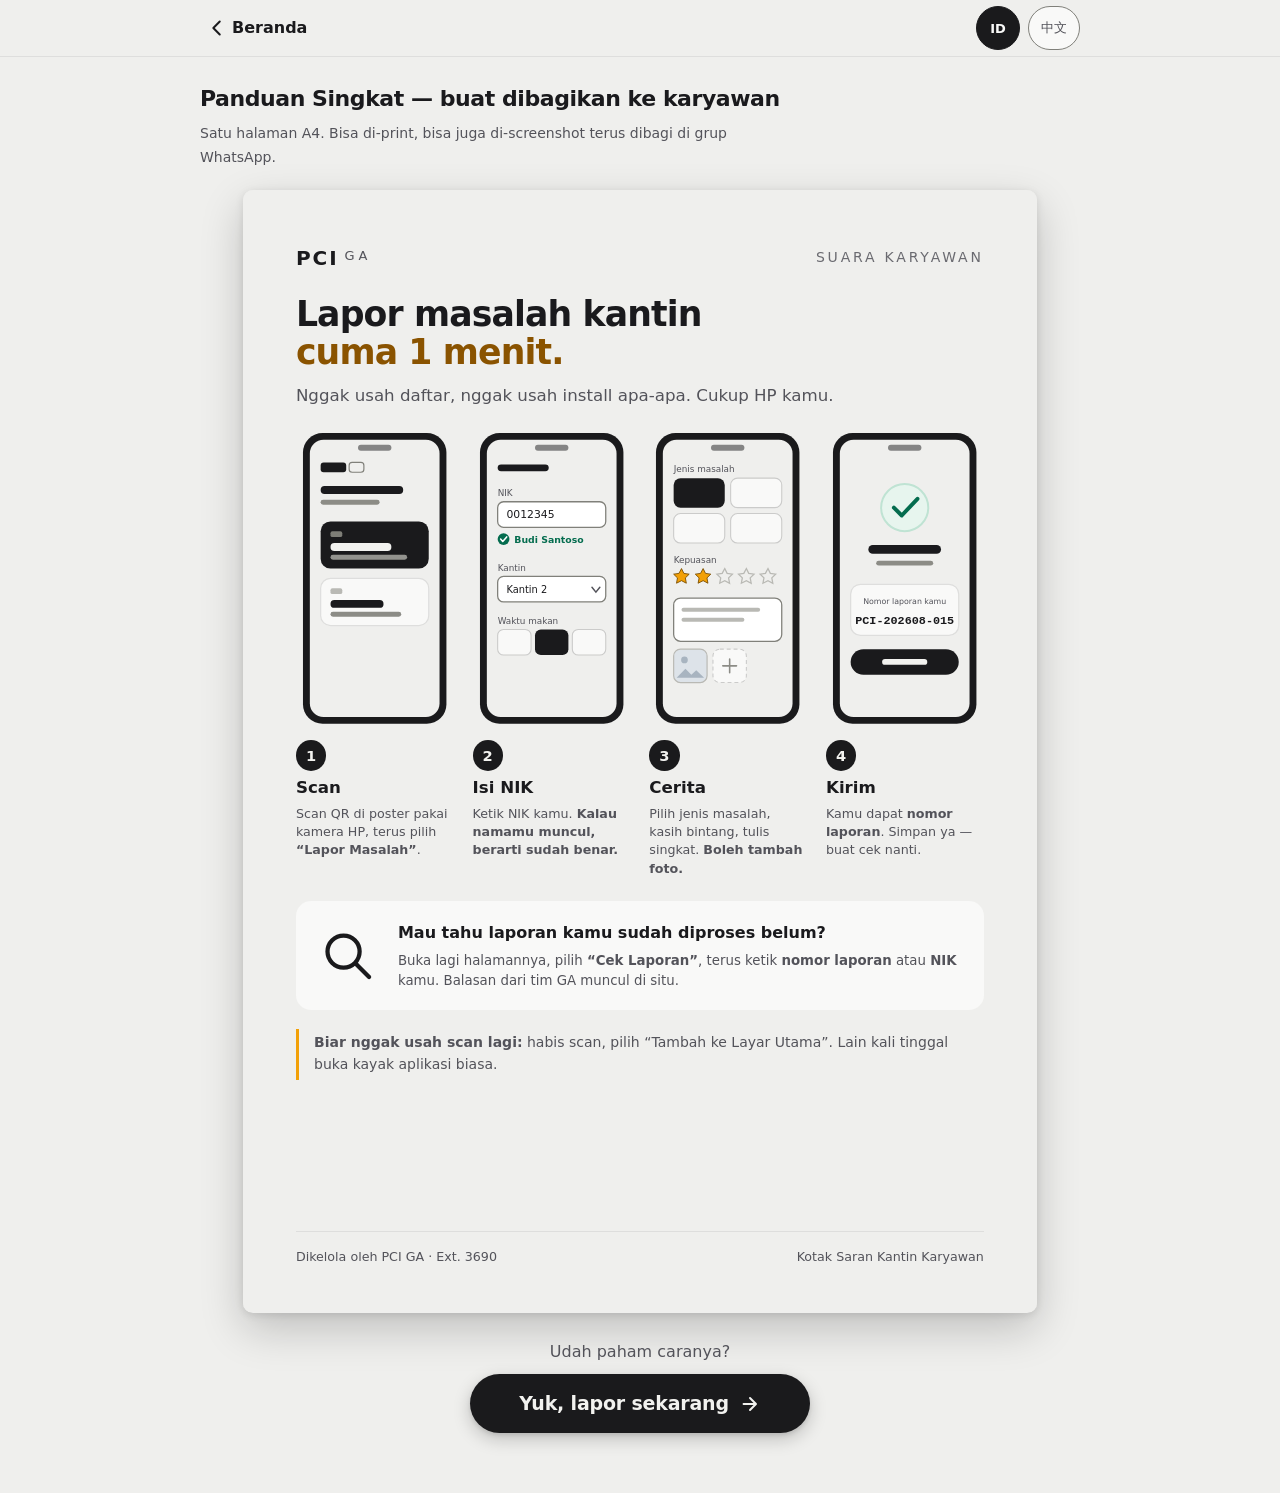
<file: panduan-karyawan.html>
<!DOCTYPE html>
<html lang="id" data-lang="id">
<head>
<meta charset="UTF-8">
<meta name="viewport" content="width=device-width, initial-scale=1.0">
<title>Panduan Singkat · Kantin PCI</title>
<link rel="icon" href="favicon.svg" type="image/svg+xml">
<!--
  員工端一頁圖解（第 6 階段 6-8）。

  ⚠️ 這個檔案有**三條路**，同一份文字、同一批插圖：

     電腦（螢幕）  →  A4 預覽 + 置頂返回列 + 紙下方的行動按鈕
     手機（<620px）→ 直式流動排版 + 置頂返回列 + 底部行動按鈕
                     （員工從 app 首頁的「怎麼使用？」點進來看的就是這個）
     列印         →  **只有那張 A4**，返回列與按鈕都不印

     ⚠️ 返回列（.mtop）與行動按鈕（.mcta）**電腦與手機都會出現**，
        但**列印一定要藏**（見最下面的 @media print）。
        漏掉的話：紙上多一條按不下去的「返回首頁」，
        而按鈕會被擠成**第二頁**——A4 本來就剛好滿版。

     ⚠️ 兩者都放在 A4（.frame > .sheet）**外面**，這是刻意的：
        .sheet 高度寫死 297mm 且外框 overflow:hidden，
        塞進去的東西會把頁尾**安靜地裁掉**，不會報錯。

     ⚠️ 基礎樣式（沒有包在 media 裡的）三條路共用，改那裡會同時影響列印。

  ⚠️ 這**不是手冊**，是一張 A4。

     員工端只有三個畫面、整個流程 1 分鐘。做成一本手冊反而在暗示
     「這東西很複雜」——那正是我們最不想給的印象。

     用途：試辦時**部門主管直接轉貼到 WhatsApp 群組**。
     海報負責讓人「知道有這件事」，這一頁負責讓人「知道怎麼做」。

  ⚠️ 手機縮影全部是手寫 SVG，不是截圖。裡面的工號姓名都是編的。

  雙語切換跟 app 與管理者手冊共用同一個 localStorage 鍵（kantin_lang）。
-->
<link rel="stylesheet" href="css/style.css">
<style>
/* ========== 雙語切換（同 panduan-admin.html）========== */
.tx-id, .tx-zh { display: none; }
html[data-lang="id"] .tx-id { display: revert; }
html[data-lang="zh"] .tx-zh { display: revert; }

/* ========== 螢幕外框（列印時藏起來）========== */
.lab { max-width: 920px; margin: 0 auto; padding: 24px 20px 60px; }
.lab-chrome { display: flex; align-items: flex-start; justify-content: space-between; gap: 20px; margin-bottom: 20px; }
.lab-chrome h1 { font-size: 22px; letter-spacing: -.02em; margin-bottom: 6px; }
.lab-chrome p { color: var(--text-muted); font-size: 14px; line-height: 1.7; max-width: 60ch; }

.frame {
  width: 794px; height: 1123px;      /* A4 @96dpi */
  margin: 0 auto; overflow: hidden; border-radius: 10px;
  box-shadow: 0 16px 44px rgba(0,0,0,.20), 0 2px 8px rgba(0,0,0,.10);
}
.frame > .sheet { transform-origin: top left; }

/* ⚠️ 斷點一律寫 screen（CLAUDE.md 常見陷阱） */
@media screen and (max-width: 900px) {
  .frame { width: 560px; height: 792px; }
  .frame > .sheet { transform: scale(.7053); }
  .lab-chrome { flex-direction: column; }
}

/* ========== A4 本體 ========== */
.sheet {
  width: 210mm; height: 297mm;
  padding: 15mm 14mm 12mm;
  display: flex; flex-direction: column;
  background: var(--bg); color: var(--text);
}

.head { display: flex; align-items: center; justify-content: space-between; margin-bottom: 7mm; }
.eyebrow { font-size: 10.5pt; letter-spacing: .2em; text-transform: uppercase; color: var(--text-subtle); }

.title { font-size: 26pt; line-height: 1.1; letter-spacing: -.025em; font-weight: 800; margin-bottom: 3mm; }
.title em { font-style: normal; color: #8A5300; }
.lede { font-size: 12.5pt; color: var(--text-muted); line-height: 1.5; margin-bottom: 6mm; }

/* --- 四個步驟一橫排 --- */
.steps { display: flex; gap: 5mm; margin-bottom: 6mm; }
.stp { flex: 1; display: flex; flex-direction: column; }
/* 手機縮影是 150:300 的直式——寬度每加 1mm 就多吃 2mm 高度，
   它是這張 A4 上最貴的元素 */
.stp .shot { width: 39mm; margin: 0 auto 4mm; }
.stp .shot svg { display: block; width: 100%; height: auto; }
.stp .n {
  width: 8mm; height: 8mm; border-radius: 50%;
  background: var(--action); color: #F2F2EF;
  font-size: 11pt; font-weight: 800;
  display: flex; align-items: center; justify-content: center;
  margin-bottom: 2mm;
}
.stp .st { display: block; font-size: 12.5pt; font-weight: 700; line-height: 1.25; margin-bottom: 1.5mm; }
.stp .sd { display: block; font-size: 9.5pt; color: var(--text-muted); line-height: 1.45; }

/* --- 查詢區 --- */
.check {
  display: flex; gap: 6mm; align-items: center;
  background: var(--surface); border-radius: 4mm;
  padding: 5mm 6mm; margin-bottom: 5mm;
}
.check .ic { flex: none; width: 15mm; }
.check .ic svg { display: block; width: 100%; height: auto; }
/* ⚠️ flex 子元素預設 flex-grow:0——不寫這行的話文字區只有 86mm 寬，
   兩行的句子會被擠成九行，整張 A4 就爆版了 */
.check .ctext { flex: 1; min-width: 0; }
.check .ct { display: block; font-size: 12pt; font-weight: 700; margin-bottom: 1.5mm; }
.check .cd { display: block; font-size: 10pt; color: var(--text-muted); line-height: 1.5; }

.tip {
  font-size: 10.5pt; line-height: 1.55; color: var(--text-muted);
  border-left: 1mm solid var(--star); padding: 1mm 0 1mm 4mm; margin-bottom: 5mm;
}

.foot {
  margin-top: auto; padding-top: 4mm; border-top: 1px solid var(--border);
  display: flex; justify-content: space-between; align-items: flex-end; gap: 6mm;
  font-size: 9.5pt; color: var(--text-muted);
}

/* ========== 置頂返回列（電腦與手機都有）==========

   ⚠️ 它放在 .lab **外面**，才能在電腦上橫跨整個視窗；
      裡層 .mtop-inner 再收回跟內容一樣的 920px。
   ⚠️ 列印時一定要藏起來（見最下面的 @media print）——
      紙上的「返回首頁」按不下去。 */
.mtop {
  position: sticky; top: 0; z-index: 10;
  background: var(--bg);
  border-bottom: 1px solid var(--border);
}
.mtop-inner {
  max-width: 920px; margin: 0 auto;
  display: flex; align-items: center; justify-content: space-between; gap: 10px;
  padding: 6px 20px;
}
.mtop-back {
  display: inline-flex; align-items: center; gap: 4px;
  min-height: 44px; padding: 8px 12px 8px 6px;
  color: var(--text); font-size: 16px; font-weight: 600;
  text-decoration: none; border-radius: var(--radius-pill);
}
.mtop-back:hover  { background: var(--surface-alt); }
.mtop-back:active { background: var(--surface-alt); }
.mtop-back svg { width: 22px; height: 22px; flex: none; display: block; }
/* 'ID' 只有兩個字母，寬度只有 38px——高度夠但寬度不夠，
   WCAG 2.5.5 要的是 44x44 兩個方向都要 */
.mtop .lang-btn { min-width: 44px; }

/* ========== 底部行動按鈕（電腦與手機都有）==========

   ⚠️ 它在 A4（.frame > .sheet）**外面**，這是刻意的，兩個理由：
      ① A4 高度固定 297mm，多塞一塊會把頁尾擠出去被 overflow:hidden 裁掉
      ② 印出來的紙上會多一顆按不下去的按鈕
   所以電腦上它顯示在「那張紙的下方」，不是紙裡面。 */
.mcta { margin: 26px auto 0; text-align: center; }
.mcta-ask { font-size: 16px; color: var(--text-muted); margin-bottom: 10px; }
/* 份量跟首頁的主要動作一樣（近黑實心 + 陰影），但置中、沒有編號——
   它不是目錄裡的一個項目，是一句「現在就開始」 */
.mcta-btn {
  display: flex; align-items: center; justify-content: center; gap: 10px;
  max-width: 340px; margin: 0 auto;
  min-height: 56px; padding: 14px 20px;
  background: var(--action); color: #F2F2EF;
  font-size: 19px; font-weight: 700; letter-spacing: -.01em;
  text-decoration: none;
  border-radius: var(--radius-pill);
  box-shadow: 0 6px 18px rgba(0,0,0,.20), 0 2px 4px rgba(0,0,0,.10);
}
.mcta-btn:active { background: var(--action-press); }
.mcta-btn svg { width: 22px; height: 22px; flex: none; display: block; }

/* ==========================================================
   手機版（<620px）：不再是「縮小的 A4」，而是真正的手機頁

   ⚠️ 為什麼一定要這樣做：A4 是 794px 寬，塞進 375px 的手機要縮到
      0.428 倍——正文字級會變成 5.4px，等於正常字的三分之一，看不清。
      放大到看得清又得左右滑動才能讀完一行。兩條路都不通。

   📌 這裡的規則全部包在 @media screen 裡，列印那條路一個字都沒動。
   ========================================================== */
@media screen and (max-width: 620px) {
  .lab { padding: 0; max-width: none; }

  /* 外框的說明文字是寫給「轉貼的主管」看的，不是給員工看的。
     語言按鈕已經搬到置頂列，所以這一整塊在手機上直接不要 */
  .lab-chrome { display: none; }

  /* 拿掉 A4 的固定尺寸與縮放，改成一般網頁 */
  .frame {
    width: auto; height: auto;
    overflow: visible; border-radius: 0; box-shadow: none;
  }
  .frame > .sheet { transform: none; }
  .sheet {
    width: auto; height: auto;
    padding: 16px 16px 24px;
  }

  .head { margin-bottom: 18px; }
  .eyebrow { font-size: 11px; }

  .title { font-size: 26px; line-height: 1.15; margin-bottom: 8px; }
  .lede  { font-size: 15px; line-height: 1.6; margin-bottom: 4px; }

  /* --- 四個步驟改上下堆疊，手機縮影靠左、文字靠右 --- */
  .steps { flex-direction: column; gap: 0; margin-bottom: 20px; }

  /* .shot / .n / .st / .sd 是四個並列的兄弟元素（HTML 沒有包起來），
     用 grid 直接指定位置，就不必為了手機版去改結構 */
  .stp {
    display: grid;
    grid-template-columns: 96px 1fr;
    column-gap: 16px;
    align-items: start;
    padding: 20px 0;
    border-top: 1px solid var(--border);
  }
  .stp .shot { grid-column: 1; grid-row: 1 / span 3; width: 96px; margin: 0; align-self: center; }
  .stp .n  { grid-column: 2; grid-row: 1; width: 26px; height: 26px; font-size: 14px; margin-bottom: 6px; }
  .stp .st { grid-column: 2; grid-row: 2; font-size: 18px; margin-bottom: 4px; }
  .stp .sd { grid-column: 2; grid-row: 3; font-size: 16px; line-height: 1.6; }

  /* --- 查詢區 --- */
  .check {
    gap: 14px; padding: 16px; border-radius: 12px; margin-bottom: 16px;
    align-items: flex-start;
  }
  .check .ic { width: 30px; margin-top: 2px; }
  .check .ct { font-size: 16px; margin-bottom: 6px; }
  .check .cd { font-size: 14.5px; line-height: 1.6; }

  .tip {
    font-size: 14.5px; line-height: 1.6;
    border-left-width: 3px; padding: 4px 0 4px 12px; margin-bottom: 20px;
  }

  /* 頁尾在窄螢幕上左右並排會擠成兩行對兩行，改成上下 */
  .foot {
    flex-direction: column; align-items: flex-start; gap: 4px;
    padding-top: 14px; font-size: 14px;
  }

  /* --- 置頂返回列：手機上貼齊螢幕左右邊緣 --- */
  .mtop-inner { padding: 6px 12px; }

  /* --- 底部行動按鈕：手機上拉成滿版比較好按 --- */
  .mcta { margin: 4px 16px 26px; }
  .mcta-btn { max-width: none; }
}

/* ========== 列印：一張 A4 ========== */
@page { size: A4 portrait; margin: 0; }
@media print {
  .lab-chrome { display: none !important; }
  /* ⚠️ 這兩個不藏的話：紙上會多一條「返回首頁」列，
     而按鈕會被擠成**第二頁**（A4 本來就剛好滿版） */
  .mtop, .mcta { display: none !important; }
  .lab { max-width: none; padding: 0; }
  .frame { width: auto; height: auto; overflow: visible; border-radius: 0; box-shadow: none; }
  .frame > .sheet { transform: none; }
  .sheet { -webkit-print-color-adjust: exact; print-color-adjust: exact; }
}
</style>
</head>
<body>

<!--
  置頂列：返回 + 語言。電腦與手機都有。
  ⚠️ 它在 .lab **外面**，這樣電腦上才能橫跨整個視窗（像真的頁首）。
  ⚠️ 用**真的連結**指向 index.html，不用 history.back()——
     從 WhatsApp 點進來的人，上一頁是 WhatsApp，退回去就離開 app 了。
     不管從哪裡來，按下去都會到首頁，這是「直覺」該有的樣子。
-->
<div class="mtop">
  <div class="mtop-inner">
    <a href="index.html" class="mtop-back" id="backLink">
      <svg viewBox="0 0 24 24" aria-hidden="true">
        <path d="M15 5l-7 7 7 7" fill="none" stroke="currentColor" stroke-width="2.2"
              stroke-linecap="round" stroke-linejoin="round"/>
      </svg>
      <span id="backText">Beranda</span>
    </a>
    <div class="lang-switch lang-switch-compact">
      <button type="button" class="lang-btn active" data-lang="id">ID</button>
      <button type="button" class="lang-btn" data-lang="zh">中文</button>
    </div>
  </div>
</div>

<div class="lab">

  <div class="lab-chrome">
    <div>
      <h1><span class="tx-id">Panduan Singkat — buat dibagikan ke karyawan</span><span class="tx-zh">員工一頁圖解 —— 給員工看的</span></h1>
      <p>
        <span class="tx-id">Satu halaman A4. Bisa di-print, bisa juga di-screenshot terus dibagi di grup WhatsApp.</span>
        <span class="tx-zh">一張 A4。可以印出來，也可以直接截圖丟到 WhatsApp 群組。試辦時請部門主管轉貼這一頁。</span>
      </p>
    </div>
  </div>

  <div class="frame">
    <section class="sheet">

      <div class="head">
        <span class="wordmark"><b>PCI</b><i>GA</i></span>
        <span class="eyebrow">Suara Karyawan</span>
      </div>

      <h1 class="title">
        <span class="tx-id">Lapor masalah kantin<br><em>cuma 1 menit.</em></span>
        <span class="tx-zh">回報餐廳問題<br><em>只要 1 分鐘。</em></span>
      </h1>
      <p class="lede">
        <span class="tx-id">Nggak usah daftar, nggak usah install apa-apa. Cukup HP kamu.</span>
        <span class="tx-zh">不用註冊、不用安裝任何東西，一支手機就好。</span>
      </p>

      <div class="steps">

        <!-- 1 · Scan -->
        <div class="stp">
          <div class="shot">
            <svg viewBox="0 0 150 300" xmlns="http://www.w3.org/2000/svg" aria-hidden="true">
              <rect x="2" y="2" width="146" height="296" rx="20" fill="#1A1A1C"/>
              <rect x="9" y="9" width="132" height="282" rx="14" fill="#EFEFED"/>
              <rect x="58" y="14" width="34" height="6" rx="3" fill="#1A1A1C" opacity=".5"/>
              <rect x="20" y="32" width="26" height="10" rx="3" fill="#1A1A1C"/>
              <rect x="49" y="32" width="15" height="10" rx="3" fill="none" stroke="#80807A" stroke-width="1.2"/>
              <rect x="20" y="56" width="84" height="8" rx="4" fill="#1A1A1D"/>
              <rect x="20" y="70" width="60" height="5" rx="2.5" fill="#8C8C86"/>
              <rect x="20" y="92" width="110" height="48" rx="10" fill="#1A1A1C"/>
              <rect x="30" y="102" width="12" height="6" rx="2" fill="#7E7E77"/>
              <rect x="30" y="114" width="62" height="8" rx="4" fill="#F2F2EF"/>
              <rect x="30" y="126" width="78" height="5" rx="2.5" fill="#93938E"/>
              <rect x="20" y="150" width="110" height="48" rx="10" fill="#F9F9F8" stroke="#DEDEDD" stroke-width="1.2"/>
              <rect x="30" y="160" width="12" height="6" rx="2" fill="#B9B9B4"/>
              <rect x="30" y="172" width="54" height="8" rx="4" fill="#1A1A1D"/>
              <rect x="30" y="184" width="72" height="5" rx="2.5" fill="#8C8C86"/>
            </svg>
          </div>
          <span class="n">1</span>
          <b class="st"><span class="tx-id">Scan</span><span class="tx-zh">掃碼</span></b>
          <span class="sd">
            <span class="tx-id">Scan QR di poster pakai kamera HP, terus pilih <b>“Lapor Masalah”</b>.</span>
            <span class="tx-zh">用手機相機掃海報上的 QR Code，然後選<b>「提交回報」</b>。</span>
          </span>
        </div>

        <!-- 2 · NIK -->
        <div class="stp">
          <div class="shot">
            <svg viewBox="0 0 150 300" xmlns="http://www.w3.org/2000/svg" aria-hidden="true">
              <rect x="2" y="2" width="146" height="296" rx="20" fill="#1A1A1C"/>
              <rect x="9" y="9" width="132" height="282" rx="14" fill="#EFEFED"/>
              <rect x="58" y="14" width="34" height="6" rx="3" fill="#1A1A1C" opacity=".5"/>
              <rect x="20" y="34" width="52" height="7" rx="3.5" fill="#1A1A1D"/>
              <text x="20" y="66" font-size="9" fill="#53535A" class="tx-id">NIK</text>
              <text x="20" y="66" font-size="9" fill="#53535A" class="tx-zh">工號</text>
              <rect x="20" y="72" width="110" height="26" rx="6" fill="#fff" stroke="#80807A" stroke-width="1.3"/>
              <text x="29" y="89" font-size="11" fill="#1A1A1D">0012345</text>
              <circle cx="26" cy="110" r="6" fill="#046C4E"/>
              <path d="M23 110l2.2 2.4 4-4.6" stroke="#fff" stroke-width="1.6" fill="none" stroke-linecap="round" stroke-linejoin="round"/>
              <text x="37" y="114" font-size="9.5" font-weight="700" fill="#046C4E">Budi Santoso</text>
              <text x="20" y="142" font-size="9" fill="#53535A" class="tx-id">Kantin</text>
              <text x="20" y="142" font-size="9" fill="#53535A" class="tx-zh">餐廳</text>
              <rect x="20" y="148" width="110" height="26" rx="6" fill="#fff" stroke="#80807A" stroke-width="1.3"/>
              <text x="29" y="165" font-size="10" fill="#1A1A1D">Kantin 2</text>
              <path d="M116 159l4 5 4-5" stroke="#53535A" stroke-width="1.5" fill="none" stroke-linecap="round"/>
              <text x="20" y="196" font-size="9" fill="#53535A" class="tx-id">Waktu makan</text>
              <text x="20" y="196" font-size="9" fill="#53535A" class="tx-zh">餐別</text>
              <rect x="20" y="202" width="34" height="26" rx="6" fill="#F9F9F8" stroke="#CBCBCA" stroke-width="1.1"/>
              <rect x="58" y="202" width="34" height="26" rx="6" fill="#1A1A1C"/>
              <rect x="96" y="202" width="34" height="26" rx="6" fill="#F9F9F8" stroke="#CBCBCA" stroke-width="1.1"/>
            </svg>
          </div>
          <span class="n">2</span>
          <b class="st"><span class="tx-id">Isi NIK</span><span class="tx-zh">輸入工號</span></b>
          <span class="sd">
            <span class="tx-id">Ketik NIK kamu. <b>Kalau namamu muncul, berarti sudah benar.</b></span>
            <span class="tx-zh">輸入你的工號。<b>名字出現就表示對了。</b></span>
          </span>
        </div>

        <!-- 3 · Cerita -->
        <div class="stp">
          <div class="shot">
            <svg viewBox="0 0 150 300" xmlns="http://www.w3.org/2000/svg" aria-hidden="true">
              <rect x="2" y="2" width="146" height="296" rx="20" fill="#1A1A1C"/>
              <rect x="9" y="9" width="132" height="282" rx="14" fill="#EFEFED"/>
              <rect x="58" y="14" width="34" height="6" rx="3" fill="#1A1A1C" opacity=".5"/>
              <text x="20" y="42" font-size="9" fill="#53535A" class="tx-id">Jenis masalah</text>
              <text x="20" y="42" font-size="9" fill="#53535A" class="tx-zh">問題分類</text>
              <rect x="20" y="48" width="52" height="30" rx="7" fill="#1A1A1C"/>
              <rect x="78" y="48" width="52" height="30" rx="7" fill="#F9F9F8" stroke="#CBCBCA" stroke-width="1.1"/>
              <rect x="20" y="84" width="52" height="30" rx="7" fill="#F9F9F8" stroke="#CBCBCA" stroke-width="1.1"/>
              <rect x="78" y="84" width="52" height="30" rx="7" fill="#F9F9F8" stroke="#CBCBCA" stroke-width="1.1"/>
              <text x="20" y="134" font-size="9" fill="#53535A" class="tx-id">Kepuasan</text>
              <text x="20" y="134" font-size="9" fill="#53535A" class="tx-zh">滿意度</text>
              <g transform="translate(20,140)">
                <g fill="#F2A007" stroke="#7A4E00" stroke-width=".9">
                  <path d="M8 0l2.4 4.9 5.4.8-3.9 3.8 1 5.4L8 12.3 2.9 14.9l1-5.4L0 5.7l5.4-.8z"/>
                  <path d="M30 0l2.4 4.9 5.4.8-3.9 3.8 1 5.4L30 12.3l-5.1 2.6 1-5.4L22 5.7l5.4-.8z"/>
                </g>
                <g fill="none" stroke="#B9B9B4" stroke-width="1.3">
                  <path d="M52 0l2.4 4.9 5.4.8-3.9 3.8 1 5.4L52 12.3l-5.1 2.6 1-5.4L44 5.7l5.4-.8z"/>
                  <path d="M74 0l2.4 4.9 5.4.8-3.9 3.8 1 5.4L74 12.3l-5.1 2.6 1-5.4L66 5.7l5.4-.8z"/>
                  <path d="M96 0l2.4 4.9 5.4.8-3.9 3.8 1 5.4L96 12.3l-5.1 2.6 1-5.4L88 5.7l5.4-.8z"/>
                </g>
              </g>
              <rect x="20" y="170" width="110" height="44" rx="7" fill="#fff" stroke="#80807A" stroke-width="1.3"/>
              <rect x="28" y="180" width="80" height="4" rx="2" fill="#B9B9B4"/>
              <rect x="28" y="190" width="64" height="4" rx="2" fill="#B9B9B4"/>
              <rect x="20" y="222" width="34" height="34" rx="7" fill="#DDE3E9" stroke="#B9B9B4" stroke-width="1.2"/>
              <circle cx="31" cy="233" r="3.4" fill="#A8B4C0"/>
              <path d="M23 251l9-9 6 6 5-4.4 8 7.4z" fill="#A8B4C0"/>
              <rect x="60" y="222" width="34" height="34" rx="7" fill="#F9F9F8" stroke="#CBCBCA" stroke-width="1.1" stroke-dasharray="4 3"/>
              <path d="M77 232v14M70 239h14" stroke="#8C8C86" stroke-width="1.6" stroke-linecap="round"/>
            </svg>
          </div>
          <span class="n">3</span>
          <b class="st"><span class="tx-id">Cerita</span><span class="tx-zh">說明問題</span></b>
          <span class="sd">
            <span class="tx-id">Pilih jenis masalah, kasih bintang, tulis singkat. <b>Boleh tambah foto.</b></span>
            <span class="tx-zh">選問題分類、給星等、簡單寫幾句。<b>可以加照片。</b></span>
          </span>
        </div>

        <!-- 4 · Kirim -->
        <div class="stp">
          <div class="shot">
            <svg viewBox="0 0 150 300" xmlns="http://www.w3.org/2000/svg" aria-hidden="true">
              <rect x="2" y="2" width="146" height="296" rx="20" fill="#1A1A1C"/>
              <rect x="9" y="9" width="132" height="282" rx="14" fill="#EFEFED"/>
              <rect x="58" y="14" width="34" height="6" rx="3" fill="#1A1A1C" opacity=".5"/>
              <circle cx="75" cy="78" r="24" fill="#E7F5EE" stroke="#BFE3D3" stroke-width="2"/>
              <path d="M64 78l8 8 16-17" stroke="#046C4E" stroke-width="4" fill="none" stroke-linecap="round" stroke-linejoin="round"/>
              <rect x="38" y="116" width="74" height="9" rx="4.5" fill="#1A1A1D"/>
              <rect x="46" y="132" width="58" height="5" rx="2.5" fill="#8C8C86"/>
              <rect x="20" y="156" width="110" height="52" rx="10" fill="#F9F9F8" stroke="#DEDEDD" stroke-width="1.3"/>
              <text x="75" y="176" font-size="8" fill="#53535A" text-anchor="middle" class="tx-id">Nomor laporan kamu</text>
              <text x="75" y="176" font-size="8" fill="#53535A" text-anchor="middle" class="tx-zh">你的案件編號</text>
              <text x="75" y="196" font-size="12" font-weight="800" fill="#1A1A1D" text-anchor="middle" font-family="monospace">PCI-202608-015</text>
              <rect x="20" y="222" width="110" height="26" rx="13" fill="#1A1A1C"/>
              <rect x="52" y="232" width="46" height="6" rx="3" fill="#F2F2EF"/>
            </svg>
          </div>
          <span class="n">4</span>
          <b class="st"><span class="tx-id">Kirim</span><span class="tx-zh">送出</span></b>
          <span class="sd">
            <span class="tx-id">Kamu dapat <b>nomor laporan</b>. Simpan ya — buat cek nanti.</span>
            <span class="tx-zh">你會拿到一組<b>案件編號</b>。存起來，之後查進度要用。</span>
          </span>
        </div>

      </div>

      <!-- 查詢 -->
      <div class="check">
        <div class="ic">
          <svg viewBox="0 0 60 60" xmlns="http://www.w3.org/2000/svg" aria-hidden="true">
            <circle cx="26" cy="26" r="17" fill="none" stroke="#1A1A1C" stroke-width="4.5"/>
            <path d="M39 39l14 14" stroke="#1A1A1C" stroke-width="4.5" stroke-linecap="round"/>
          </svg>
        </div>
        <div class="ctext">
          <b class="ct"><span class="tx-id">Mau tahu laporan kamu sudah diproses belum?</span><span class="tx-zh">想知道你的回報處理到哪了？</span></b>
          <span class="cd">
            <span class="tx-id">Buka lagi halamannya, pilih <b>“Cek Laporan”</b>, terus ketik <b>nomor laporan</b> atau <b>NIK</b> kamu. Balasan dari tim GA muncul di situ.</span>
            <span class="tx-zh">再打開一次網頁，選<b>「查詢案件」</b>，輸入<b>案件編號</b>或<b>工號</b>。GA 團隊的回覆就在那裡。</span>
          </span>
        </div>
      </div>

      <p class="tip">
        <span class="tx-id"><b>Biar nggak usah scan lagi:</b> habis scan, pilih “Tambah ke Layar Utama”. Lain kali tinggal buka kayak aplikasi biasa.</span>
        <span class="tx-zh"><b>不想每次都掃碼：</b>掃完之後選「加到主畫面」，下次直接打開就好，跟一般 app 一樣。</span>
      </p>

      <div class="foot">
        <span><span class="tx-id">Dikelola oleh PCI GA · Ext. 3690</span><span class="tx-zh">維護單位：PCI 總工務 · 分機 3690</span></span>
        <span><span class="tx-id">Kotak Saran Kantin Karyawan</span><span class="tx-zh">員工餐廳意見箱</span></span>
      </div>

    </section>
  </div>

  <!--
    看完四個步驟就可以直接開始。

    ⚠️ 只放「提交回報」一顆，不放「查詢案件」——
       會捲到這裡的人是**想通報**才把說明看完的。
       多一個選項只會讓他停下來想，而停下來就是流失。
       想查進度的人在上面的「怎麼查進度」那一段已經知道怎麼做了。

    ⚠️ 文字刻意**不跟首頁一樣**。首頁的「Lapor Masalah」是目錄裡的
       一個項目；這裡是看完說明之後的一句邀請，語氣要往前推一把。

    ⚠️ 它在 .frame（那張 A4）**外面**——理由見上面 .mcta 的 CSS 註解。
  -->
  <div class="mcta">
    <p class="mcta-ask" id="ctaAsk">Udah paham caranya?</p>
    <a href="report.html" class="mcta-btn">
      <span id="ctaGo">Yuk, lapor sekarang</span>
      <svg viewBox="0 0 24 24" aria-hidden="true">
        <path d="M5 12h13M12 5.5l6.5 6.5-6.5 6.5" fill="none" stroke="currentColor"
              stroke-width="2.2" stroke-linecap="round" stroke-linejoin="round"/>
      </svg>
    </a>
  </div>
</div>

<script>
/** 語言切換。跟 app 與管理者手冊共用同一個鍵。 */
const LANG_KEY = 'kantin_lang';

function setLang(lang) {
  const value = lang === 'zh' ? 'zh' : 'id';
  document.documentElement.dataset.lang = value;
  document.documentElement.lang = value === 'zh' ? 'zh-Hant' : 'id';
  document.title = value === 'zh' ? '員工一頁圖解 · Kantin PCI' : 'Panduan Singkat · Kantin PCI';
  document.querySelectorAll('.lang-btn').forEach(function (btn) {
    btn.classList.toggle('active', btn.dataset.lang === value);
  });

  // 置頂列與底部按鈕的文字（這一頁不吃 js/i18n.js，字串就寫在這裡）
  const words = value === 'zh'
    ? { back: '首頁', ask: '都看懂了嗎？', go: '好，現在就回報' }
    : { back: 'Beranda', ask: 'Udah paham caranya?', go: 'Yuk, lapor sekarang' };
  document.getElementById('backText').textContent = words.back;
  document.getElementById('ctaAsk').textContent   = words.ask;
  document.getElementById('ctaGo').textContent    = words.go;
  try { localStorage.setItem(LANG_KEY, value); } catch (e) { /* 無痕視窗 */ }
}

document.querySelectorAll('.lang-btn').forEach(function (btn) {
  btn.addEventListener('click', function () { setLang(btn.dataset.lang); });
});

let saved = null;
try { saved = localStorage.getItem(LANG_KEY); } catch (e) { /* 同上 */ }
setLang(saved || 'id');
</script>

</body>
</html>
</file>
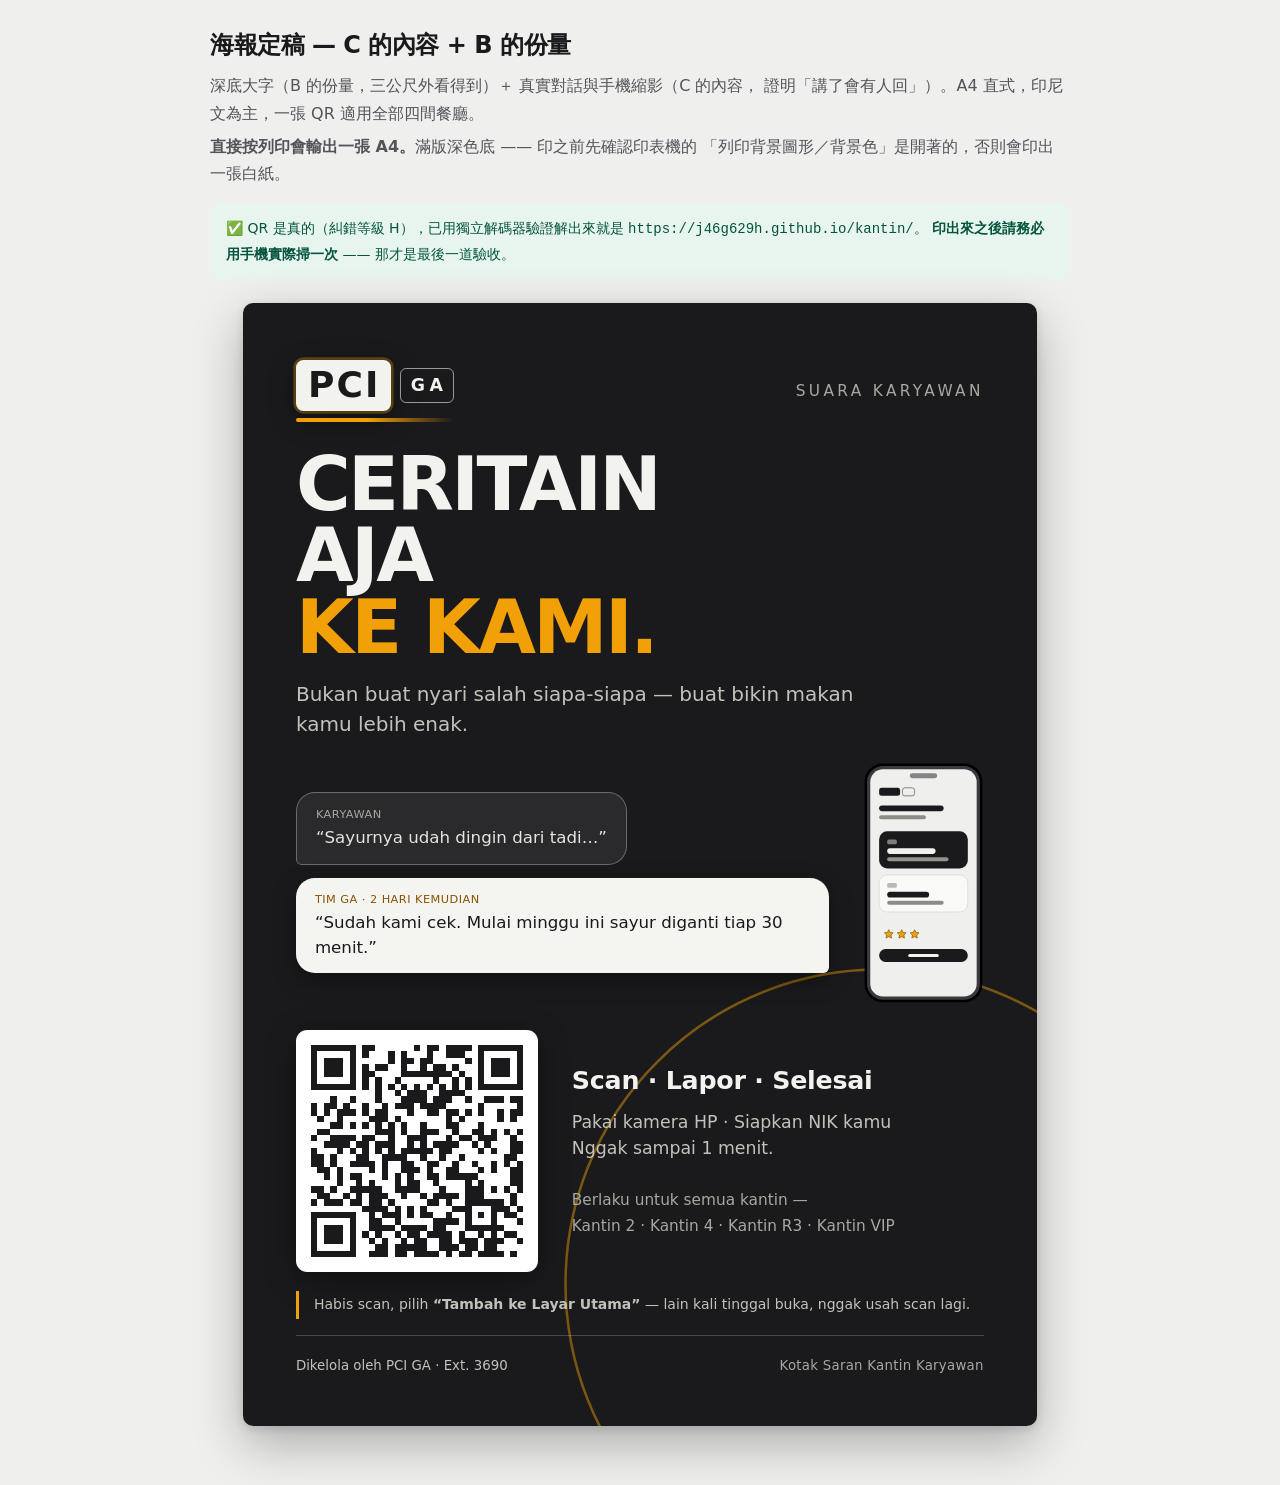
<file: poster-final.html>
<!DOCTYPE html>
<html lang="zh-Hant">
<head>
<meta charset="UTF-8">
<meta name="viewport" content="width=device-width, initial-scale=1.0">
<title>海報定稿 · Kantin PCI</title>
<link rel="icon" href="favicon.svg" type="image/svg+xml">
<!--
  海報定稿（第 6 階段 6-5）— C 的內容 + B 的份量。

  這一版把三張草稿的結論合起來：
    · 份量取自 B —— 深底、大字，在貼滿白色公告的牆上會跳出來
    · 內容取自 C —— 真實對話證明「講了會有人回」，那才是願不願意花一分鐘的關鍵
    · 手機縮影留著 —— 讓人先看到掃進去長什麼樣，降低不確定感

  ⚠️ 插圖全部是這個檔案裡手寫的 SVG，沒有引入任何外部圖檔或套件。
     動畫只在螢幕上跑；列印時、以及使用者開了「減少動態效果」時都會停。

  ✅ QR 是真的（assets/qr-kantin.svg，糾錯等級 H），
     已用獨立解碼器驗證解出來就是 https://j46g629h.github.io/kantin/

  列印：直接按列印會輸出一張 A4，滿版深色底。
-->
<link rel="stylesheet" href="css/style.css">
<style>
/* ==========================================================
   螢幕上的外框（列印時整個藏起來）
   ========================================================== */
.lab { max-width: 900px; margin: 0 auto; padding: 26px 20px 60px; }
.lab-chrome h1 { font-size: 24px; letter-spacing: -.02em; margin-bottom: 8px; }
.lab-chrome .lede { color: var(--text-muted); margin-bottom: 6px; line-height: 1.7; }
.lab-chrome .note {
  margin: 16px 0 24px; padding: 13px 16px; border-radius: 10px;
  font-size: 14px; line-height: 1.75;
  background: var(--ok-bg); color: #04543D;
}

/* 螢幕上以實際 A4 大小呈現；螢幕不夠寬才等比縮小 */
.frame {
  width: 794px; height: 1123px;          /* 210 x 297mm @96dpi */
  margin: 0 auto;
  overflow: hidden; border-radius: 10px;
  box-shadow: 0 18px 50px rgba(0,0,0,.28), 0 3px 10px rgba(0,0,0,.12);
}
.frame > .poster { transform-origin: top left; }

/* ⚠️ 斷點一律寫 screen——A4 內容寬約 703px，
      裸的 max-width 在列印時會被誤觸發（CLAUDE.md 常見陷阱） */
@media screen and (max-width: 880px) {
  .frame { width: 560px; height: 792px; }
  .frame > .poster { transform: scale(.7053); }
}
@media screen and (max-width: 620px) {
  .lab { padding-left: 12px; padding-right: 12px; }
  .frame { width: 340px; height: 481px; }
  .frame > .poster { transform: scale(.4283); }
}

/* ==========================================================
   海報本體
   ========================================================== */
.poster {
  width: 210mm; height: 297mm;
  padding: 15mm 14mm 13mm;
  display: flex; flex-direction: column;
  position: relative; overflow: hidden;
  background: var(--action);
  color: #F2F2EF;
}

/* 背景聲波：從右下角擴散，壓在最底層 */
.waves {
  position: absolute; right: -46mm; bottom: -50mm;
  width: 175mm; height: 175mm; z-index: 0; pointer-events: none;
}
.waves svg { display: block; width: 100%; height: 100%; overflow: visible; }
.waves circle {
  fill: none; stroke: var(--star); stroke-width: 1.5; opacity: .14;
  transform-origin: 50% 50%;
}
@media screen {
  .waves circle { animation: pulse 4.5s ease-out infinite; }
  .waves circle:nth-child(2) { animation-delay: 1.1s; }
  .waves circle:nth-child(3) { animation-delay: 2.2s; }
  .waves circle:nth-child(4) { animation-delay: 3.3s; }
}
@keyframes pulse {
  0%   { transform: scale(.28); opacity: .34; }
  100% { transform: scale(1);   opacity: 0; }
}

.poster > *:not(.waves) { position: relative; z-index: 2; }

/* --- 頁首 --- */
.top {
  display: flex; align-items: center; justify-content: space-between;
  margin-bottom: 7mm;
}
/* 標誌在海報上要當 logo 用，不是頁首的小字。
   做成兩塊「牌子」：PCI 實心亮面、GA 空心描邊，底下再收一條琥珀線。

   ⚠️ letter-spacing 會在**最後一個字母後面**也加一份空白，
      所以右邊的 padding 要比左邊少，否則看起來會偏左。 */
.top .wordmark {
  align-items: center;
  gap: 2.5mm;
  position: relative;
  padding-bottom: 3mm;
}
.top .wordmark::after {
  content: '';
  position: absolute; left: 0; right: 0; bottom: 0;
  height: 1mm; border-radius: .5mm;
  background: linear-gradient(90deg, var(--star) 0%, var(--star) 45%, rgba(242,160,7,0) 100%);
}
.top .wordmark b {
  font-size: 27pt;
  font-weight: 800;
  letter-spacing: .06em;
  line-height: 1;
  padding: 2mm 2.6mm 2mm 3.2mm;
  border-radius: 2mm;
  background: #F2F2EF;
  color: var(--action);
  /* 外圈一層很淡的琥珀，讓亮塊不會硬邦邦地貼在深底上 */
  box-shadow: 0 0 0 .7mm rgba(242,160,7,.30), 0 2mm 7mm rgba(0,0,0,.45);
}
.top .wordmark i {
  font-style: normal;
  font-size: 13pt;
  font-weight: 600;
  letter-spacing: .26em;
  line-height: 1;
  color: #F2F2EF;
  border: .5mm solid rgba(255,255,255,.55);
  border-radius: 1.6mm;
  padding: 2mm 1.4mm 2mm 2.6mm;
  margin: 0;
}
.eyebrow {
  font-size: 11.5pt; letter-spacing: .22em; text-transform: uppercase;
  color: #A8A8A2;
}

/* --- 大標 --- */
.headline {
  font-size: 56pt; line-height: .96; letter-spacing: -.035em;
  font-weight: 800; margin-bottom: 4mm;
}
.headline em { font-style: normal; color: var(--star); }

.lede-line {
  font-size: 15pt; line-height: 1.5; color: #C2C2BD;
  max-width: 44ch; margin-bottom: 6mm;
}

/* --- 證明帶：真的對話 + 手機縮影 --- */
.proof { display: flex; gap: 9mm; align-items: center; margin-bottom: 7mm; }
.chat { flex: 1; display: grid; gap: 3.5mm; }

.bubble {
  padding: 3.5mm 5mm; font-size: 12.5pt; line-height: 1.45;
  width: fit-content; max-width: 100%;
  border-radius: 5mm 5mm 5mm 1.5mm;
}
.bubble .who {
  display: block; font-size: 8.5pt; letter-spacing: .04em;
  margin-bottom: 1mm; text-transform: uppercase;
}

/* 員工：透明帶框，像「有人在旁邊說話」 */
.bubble.me {
  background: rgba(255,255,255,.07);
  border: 1px solid rgba(255,255,255,.30);
  color: #E4E4E0;
}
.bubble.me .who { color: #A8A8A2; }

/* GA 的回覆：整張海報上最亮的一塊。
   ⚠️ 這是這張海報的重點——「有人回」要用看的就知道，不是用讀的 */
.bubble.them {
  margin-left: auto;
  border-radius: 5mm 5mm 1.5mm 5mm;
  background: #F4F4F1; color: #1A1A1D;
  box-shadow: 0 2mm 6mm rgba(0,0,0,.35);
  font-weight: 500;
}
.bubble.them .who { color: #8A5300; }

@media screen {
  .bubble { animation: pop .55s ease-out both; }
  .bubble:nth-child(1) { animation-delay: .2s; }
  .bubble:nth-child(2) { animation-delay: .9s; }
}
@keyframes pop {
  from { opacity: 0; transform: translateY(4mm) scale(.97); }
  to   { opacity: 1; transform: none; }
}

.phone { width: 32mm; flex: none; }
.phone svg { display: block; width: 100%; height: auto; }
@media screen { .phone { animation: float 5.5s ease-in-out infinite; } }
@keyframes float {
  0%, 100% { transform: translateY(0); }
  50%      { transform: translateY(-2mm); }
}

/* --- 掃描區 --- */
.scanrow { display: flex; align-items: center; gap: 9mm; margin-bottom: 5mm; }
.qr {
  background: #fff; padding: 4mm; border-radius: 3mm;
  width: 64mm; flex: none; line-height: 0;
  box-shadow: 0 2mm 8mm rgba(0,0,0,.4);
}
.qr img { display: block; width: 100%; height: auto; }
.scansay { font-size: 13pt; line-height: 1.5; color: #C2C2BD; }
.scansay b { display: block; color: #F2F2EF; font-size: 19pt; margin-bottom: 2.5mm; letter-spacing: -.01em; }
.scansay .kantins { color: #A8A8A2; font-size: 11.5pt; }

.tips {
  font-size: 10.5pt; line-height: 1.5; color: #C2C2BD;
  border-left: 1mm solid var(--star);
  padding: 1mm 0 1mm 4mm;
}

/* --- 頁尾 --- */
.foot {
  margin-top: auto; padding-top: 5mm;
  border-top: 1px solid rgba(255,255,255,.20);
  display: flex; justify-content: space-between; align-items: flex-end; gap: 8mm;
  font-size: 10pt; color: #C2C2BD;
}
.foot .sub { font-size: 10pt; color: #A8A8A2; letter-spacing: .02em; }

/* ==========================================================
   動畫的兩道煞車
   ========================================================== */
@media (prefers-reduced-motion: reduce) {
  .waves circle, .bubble, .phone { animation: none !important; }
}

/* ==========================================================
   列印：一張 A4，滿版深色底，動畫停掉
   ========================================================== */
@page { size: A4 portrait; margin: 0; }
@media print {
  .lab-chrome { display: none !important; }
  .lab { max-width: none; margin: 0; padding: 0; }
  .frame { width: auto; height: auto; overflow: visible; border-radius: 0; box-shadow: none; }
  .frame > .poster { transform: none; }
  .waves circle, .bubble, .phone { animation: none !important; }
  /* 深色滿版一定要開，不然印出來是白的 */
  .poster { -webkit-print-color-adjust: exact; print-color-adjust: exact; }
}
</style>
</head>
<body>

<div class="lab">

  <div class="lab-chrome">
    <h1>海報定稿 — C 的內容 + B 的份量</h1>
    <p class="lede">
      深底大字（B 的份量，三公尺外看得到）＋ 真實對話與手機縮影（C 的內容，
      證明「講了會有人回」）。A4 直式，印尼文為主，一張 QR 適用全部四間餐廳。
    </p>
    <p class="lede">
      <b>直接按列印會輸出一張 A4。</b>滿版深色底 —— 印之前先確認印表機的
      「列印背景圖形／背景色」是開著的，否則會印出一張白紙。
    </p>
    <div class="note">
      ✅ QR 是真的（糾錯等級 H），已用獨立解碼器驗證解出來就是
      <code>https://j46g629h.github.io/kantin/</code>。
      <b>印出來之後請務必用手機實際掃一次</b> —— 那才是最後一道驗收。
    </div>
  </div>

  <div class="frame">
    <section class="poster">

      <div class="waves">
        <svg viewBox="0 0 400 400" xmlns="http://www.w3.org/2000/svg" aria-hidden="true">
          <circle cx="200" cy="200" r="190"/>
          <circle cx="200" cy="200" r="190"/>
          <circle cx="200" cy="200" r="190"/>
          <circle cx="200" cy="200" r="190"/>
        </svg>
      </div>

      <div class="top">
        <span class="wordmark"><b>PCI</b><i>GA</i></span>
        <span class="eyebrow">Suara Karyawan</span>
      </div>

      <h1 class="headline">CERITAIN<br>AJA<br><em>KE KAMI.</em></h1>

      <p class="lede-line">
        Bukan buat nyari salah siapa-siapa — buat bikin makan kamu lebih enak.
      </p>

      <div class="proof">
        <div class="chat">
          <div class="bubble me">
            <span class="who">Karyawan</span>
            “Sayurnya udah dingin dari tadi…”
          </div>
          <div class="bubble them">
            <span class="who">Tim GA · 2 hari kemudian</span>
            “Sudah kami cek. Mulai minggu ini sayur diganti tiap 30 menit.”
          </div>
        </div>

        <div class="phone">
          <svg viewBox="0 0 150 300" xmlns="http://www.w3.org/2000/svg" aria-hidden="true">
            <rect x="2" y="2" width="146" height="296" rx="22" fill="#000"/>
            <rect x="5" y="5" width="140" height="290" rx="20" fill="#3A3A3E"/>
            <rect x="9" y="9" width="132" height="282" rx="16" fill="#EFEFED"/>
            <rect x="58" y="14" width="34" height="6" rx="3" fill="#1A1A1C" opacity=".5"/>
            <!-- app 首頁縮影 -->
            <rect x="20" y="32" width="26" height="10" rx="3" fill="#1A1A1C"/>
            <rect x="49" y="32" width="15" height="10" rx="3" fill="none" stroke="#80807A" stroke-width="1.2"/>
            <rect x="20" y="54" width="80" height="7" rx="3.5" fill="#1A1A1D"/>
            <rect x="20" y="66" width="58" height="5" rx="2.5" fill="#8C8C86"/>
            <!-- 主要卡片（近黑） -->
            <rect x="20" y="86" width="110" height="46" rx="10" fill="#1A1A1C"/>
            <rect x="30" y="96" width="12" height="6" rx="2" fill="#7E7E77"/>
            <rect x="30" y="107" width="60" height="7" rx="3.5" fill="#F2F2EF"/>
            <rect x="30" y="118" width="76" height="5" rx="2.5" fill="#93938E"/>
            <!-- 次要卡片 -->
            <rect x="20" y="140" width="110" height="46" rx="10" fill="#F9F9F8" stroke="#DEDEDD" stroke-width="1.2"/>
            <rect x="30" y="150" width="12" height="6" rx="2" fill="#B9B9B4"/>
            <rect x="30" y="161" width="52" height="7" rx="3.5" fill="#1A1A1D"/>
            <rect x="30" y="172" width="70" height="5" rx="2.5" fill="#8C8C86"/>
            <!-- 星等 -->
            <g fill="#F2A007" stroke="#7A4E00" stroke-width=".8">
              <path d="M32 208l1.7 3.4 3.8.5-2.8 2.7.7 3.8-3.4-1.8-3.4 1.8.7-3.8-2.8-2.7 3.8-.5z"/>
              <path d="M48 208l1.7 3.4 3.8.5-2.8 2.7.7 3.8-3.4-1.8-3.4 1.8.7-3.8-2.8-2.7 3.8-.5z"/>
              <path d="M64 208l1.7 3.4 3.8.5-2.8 2.7.7 3.8-3.4-1.8-3.4 1.8.7-3.8-2.8-2.7 3.8-.5z"/>
            </g>
            <rect x="20" y="232" width="110" height="16" rx="8" fill="#1A1A1C"/>
            <rect x="56" y="238" width="38" height="4" rx="2" fill="#F2F2EF"/>
          </svg>
        </div>
      </div>

      <div class="scanrow">
        <div class="qr">
          <img src="assets/qr-kantin.svg" alt="QR Code Kantin PCI" width="330" height="330">
        </div>
        <div class="scansay">
          <b>Scan · Lapor · Selesai</b>
          Pakai kamera HP · Siapkan NIK kamu<br>
          Nggak sampai 1 menit.
          <br><br>
          <span class="kantins">Berlaku untuk semua kantin —<br>Kantin 2 · Kantin 4 · Kantin R3 · Kantin VIP</span>
        </div>
      </div>

      <p class="tips">
        Habis scan, pilih <b>“Tambah ke Layar Utama”</b> —
        lain kali tinggal buka, nggak usah scan lagi.
      </p>

      <div class="foot">
        <span>Dikelola oleh PCI GA · Ext. 3690</span>
        <span class="sub">Kotak Saran Kantin Karyawan</span>
      </div>

    </section>
  </div>
</div>

</body>
</html>
</file>
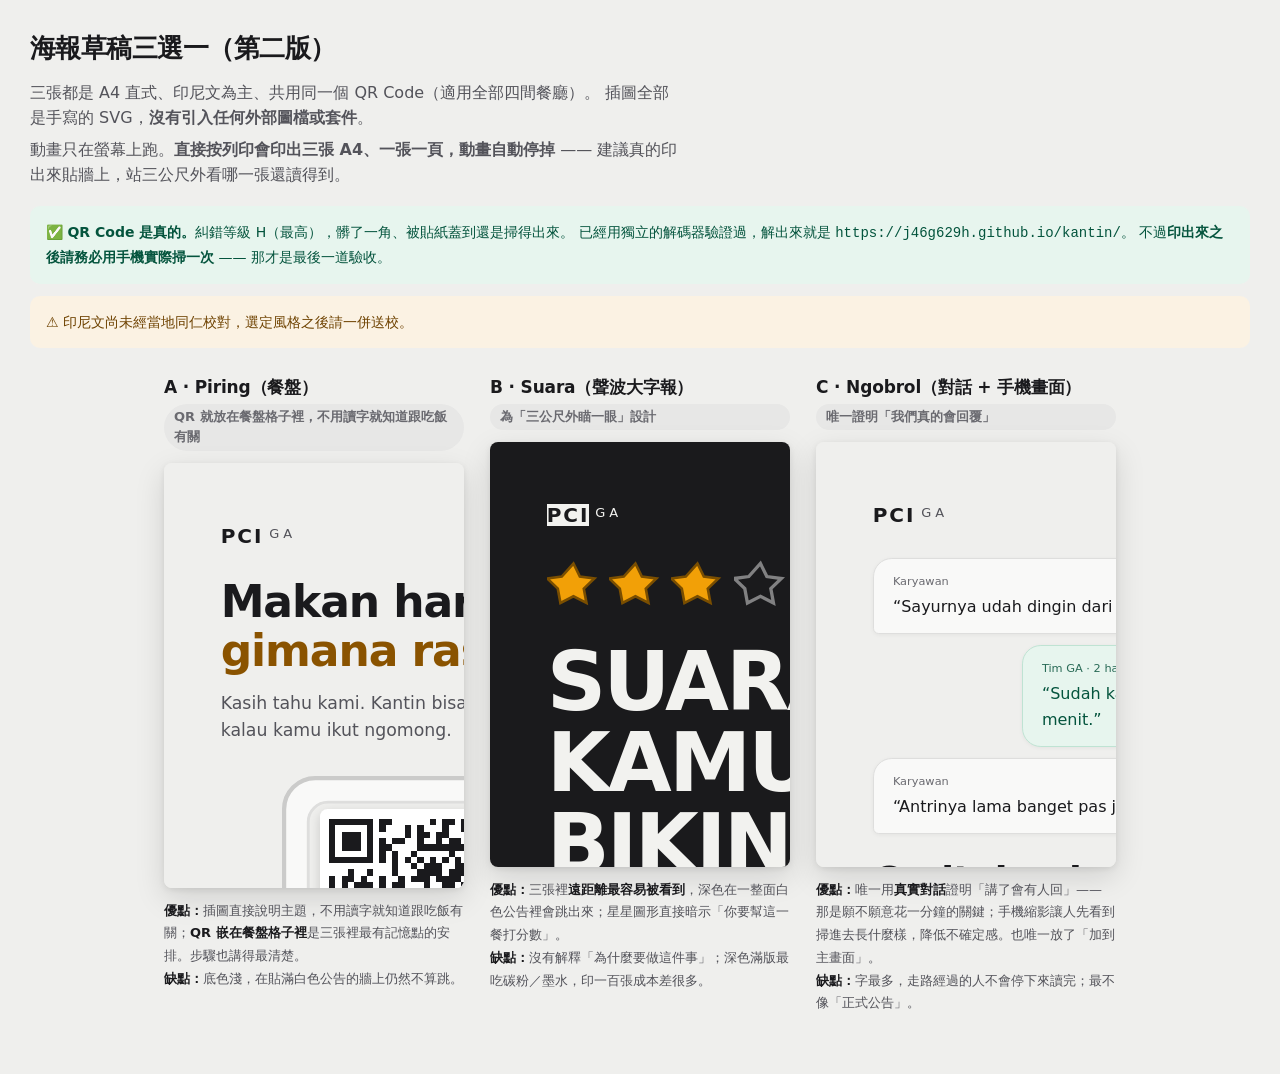
<file: poster-preview.html>
<!DOCTYPE html>
<html lang="zh-Hant">
<head>
<meta charset="UTF-8">
<meta name="viewport" content="width=device-width, initial-scale=1.0">
<title>海報草稿三選一 · Kantin PCI</title>
<link rel="icon" href="favicon.svg" type="image/svg+xml">
<!--
  海報草稿（第 6 階段 6-5）。挑風格用，不是最終檔案。

  用法：
    1. 螢幕上三張並排比較（有動畫）
    2. 想看真實大小就直接列印 —— 會印出三張 A4，一張一頁，動畫自動停掉
    3. 選定之後我再做正式的單張列印版

  ⚠️ 插圖全部是這個檔案裡手寫的 SVG，**沒有引入任何外部圖檔或套件**。
     動畫只在螢幕上跑；列印時、以及使用者開了「減少動態效果」時都會停。

  ✅ QR Code 是**真的**（assets/qr-kantin.svg，糾錯等級 H）。
     已用獨立的解碼器驗證過，解出來就是 https://j46g629h.github.io/kantin/

  ⚠️ 印尼文尚未經當地同仁校對。
-->
<link rel="stylesheet" href="css/style.css">
<style>
/* ==========================================================
   草稿頁的外框（列印時整個藏起來）
   ========================================================== */
.lab {
  --slot-w: 380px;
  max-width: 1260px;
  margin: 0 auto;
  padding: 28px 20px 60px;
}
.lab-chrome h1 { font-size: 26px; letter-spacing: -.02em; margin-bottom: 10px; }
.lab-chrome .lede { color: var(--text-muted); max-width: 64ch; margin-bottom: 6px; }
.lab-chrome .note {
  margin: 18px 0 26px;
  padding: 14px 16px;
  border-radius: 10px;
  font-size: 14px;
  line-height: 1.75;
}
.lab .note.ok   { background: var(--ok-bg);   color: #04543D; }
.lab .note.warn { background: var(--warn-bg); color: #6E4200; margin-top: -14px; }

/* ⚠️ 欄寬要寫死，不能用 1fr。
   海報本身是 794px（A4 @96dpi），縮小是靠 transform——
   而 transform **不會改變元素佔的位置**，1fr 的欄位還是會被那 794px 撐開。 */
.stage {
  display: grid;
  grid-template-columns: repeat(3, var(--slot-w));
  justify-content: center;
  gap: 26px;
  align-items: start;
}
.slot > h2 { font-size: 17px; margin-bottom: 2px; letter-spacing: -.01em; }
.slot > .tag { font-size: 13px; color: var(--text-subtle); margin-bottom: 12px; }
.slot > .notes { font-size: 13px; line-height: 1.75; color: var(--text-muted); margin-top: 12px; }
.slot > .notes b { color: var(--text); font-weight: 600; }

.frame {
  width: var(--slot-w);
  aspect-ratio: 210 / 297;
  overflow: hidden;
  border-radius: 8px;
  box-shadow: 0 10px 30px rgba(0,0,0,.13), 0 2px 6px rgba(0,0,0,.08);
}
.frame > .poster {
  transform-origin: top left;
  transform: scale(calc(var(--slot-w) / 793.7));   /* 210mm = 793.7px @96dpi */
}

/* ⚠️ 斷點一律寫 screen——A4 內容寬約 703px，
      裸的 max-width 在列印時會被誤觸發（CLAUDE.md 常見陷阱） */
@media screen and (max-width: 1280px) { .lab { --slot-w: 300px; } }
@media screen and (max-width: 1000px) {
  .lab { --slot-w: 340px; }
  .stage { grid-template-columns: var(--slot-w); }
}
@media screen and (max-width: 420px) { .lab { --slot-w: 280px; padding-left: 12px; padding-right: 12px; } }

/* ==========================================================
   海報骨架（三張共用）
   ========================================================== */
.poster {
  width: 210mm;
  height: 297mm;
  padding: 16mm 15mm;
  display: flex;
  flex-direction: column;
  background: var(--bg);
  color: var(--text);
  position: relative;
  overflow: hidden;
}
.poster .top {
  display: flex; align-items: center; justify-content: space-between;
  margin-bottom: 8mm; position: relative; z-index: 2;
}
.poster .eyebrow {
  font-size: 11.5pt; letter-spacing: .22em; text-transform: uppercase;
  color: var(--text-subtle);
}
.poster .foot {
  margin-top: auto; padding-top: 5mm;
  border-top: 1px solid var(--border);
  display: flex; justify-content: space-between; align-items: flex-end; gap: 8mm;
  font-size: 10pt; color: var(--text-muted);
  position: relative; z-index: 2;
}
.poster .foot .zh { font-size: 9pt; color: var(--text-subtle); }

/* 真的 QR。糾錯等級 H，髒了一角照樣掃得出來 */
.qr {
  background: #fff; padding: 4mm; border-radius: 3mm;
  display: block; position: relative; line-height: 0;
}
.qr img { display: block; width: 100%; height: auto; }

/* ==========================================================
   風格 A · Piring —— QR 就放在餐盤裡
   ========================================================== */
.pa .headline {
  font-size: 33pt; line-height: 1.1; letter-spacing: -.025em;
  font-weight: 700; margin-bottom: 4mm;
}
.pa .headline em { font-style: normal; color: #8A5300; }
.pa .sub {
  font-size: 13pt; line-height: 1.55; color: var(--text-muted);
  max-width: 34ch; margin-bottom: 7mm;
}

/* 餐盤：QR 佔最大的那一格 */
.tray { position: relative; width: 150mm; margin: 0 auto 8mm; }
.tray > svg { display: block; width: 100%; height: auto; }
.tray .qr {
  position: absolute;
  left: 7.5%; top: 11%; width: 40%;
  padding: 2.5mm; border-radius: 2mm;
  box-shadow: 0 1mm 3mm rgba(0,0,0,.16);
}
.tray-cap {
  position: absolute; left: 6%; width: 43%; bottom: 6%;
  text-align: center; font-size: 9.5pt; color: var(--text-muted); line-height: 1.35;
}

.pa .steps { display: flex; gap: 6mm; }
.pa .step { flex: 1; }
.pa .step .n { font-size: 13pt; font-weight: 700; color: var(--text-muted); display: block; }
.pa .step b { display: block; font-size: 11.5pt; margin: 1mm 0 .5mm; }
.pa .step span { font-size: 9.5pt; color: var(--text-muted); line-height: 1.45; display: block; }

/* 蒸氣（只在螢幕上動） */
.steam path {
  stroke: #A87F2E; stroke-width: 2.2; fill: none; stroke-linecap: round;
  opacity: .5;
}
@media screen {
  .steam path { animation: rise 3.4s ease-in-out infinite; }
  .steam path:nth-child(2) { animation-delay: .5s; }
  .steam path:nth-child(3) { animation-delay: 1s; }
}
@keyframes rise {
  0%   { opacity: 0;  transform: translateY(4px) scaleY(.85); }
  35%  { opacity: .6; }
  100% { opacity: 0;  transform: translateY(-8px) scaleY(1.15); }
}

/* ==========================================================
   風格 B · Suara —— 深底大字 + 聲波
   ========================================================== */
.pb { background: var(--action); color: #F2F2EF; }
.pb .eyebrow { color: #93938E; }
.pb .wordmark b { background: #F2F2EF; color: var(--action); }
.pb .wordmark i { color: #F2F2EF; border-color: rgba(255,255,255,.45); }
.pb .headline {
  font-size: 62pt; line-height: .98; letter-spacing: -.035em;
  font-weight: 800; margin-bottom: 6mm; position: relative; z-index: 2;
}
.pb .headline em { font-style: normal; color: var(--star); }
.pb .oneline {
  font-size: 17pt; color: #C2C2BD; margin-bottom: 9mm;
  position: relative; z-index: 2;
}
.pb .qrrow {
  display: flex; align-items: center; gap: 9mm;
  position: relative; z-index: 2;
}
.pb .qr { width: 70mm; flex: none; }
.pb .qrsay { font-size: 13pt; line-height: 1.55; color: #C2C2BD; }
.pb .qrsay b { display: block; color: #F2F2EF; font-size: 15pt; margin-bottom: 2mm; }
.pb .foot { border-top-color: rgba(255,255,255,.18); color: #C2C2BD; }
.pb .foot .zh { color: #93938E; }

/* 聲波：從左下角擴散出去 */
.waves {
  position: absolute; left: -34mm; bottom: -38mm;
  width: 160mm; height: 160mm; z-index: 1; pointer-events: none;
}
.waves svg { overflow: visible; display: block; width: 100%; height: 100%; }
.waves circle {
  fill: none; stroke: var(--star); stroke-width: 1.4; opacity: .15;
  transform-origin: 50% 50%;
}
@media screen {
  .waves circle { animation: pulse 4s ease-out infinite; }
  .waves circle:nth-child(2) { animation-delay: 1s; }
  .waves circle:nth-child(3) { animation-delay: 2s; }
  .waves circle:nth-child(4) { animation-delay: 3s; }
}
@keyframes pulse {
  0%   { transform: scale(.3); opacity: .4; }
  100% { transform: scale(1);  opacity: 0; }
}

/* 星星列 */
.stars { display: flex; gap: 2.5mm; margin-bottom: 8mm; position: relative; z-index: 2; }
.stars svg { width: 14mm; height: 14mm; }
.stars .s-fill { fill: var(--star); stroke: var(--star-edge); stroke-width: 1.2; }
.stars .s-off  { fill: none; stroke: rgba(255,255,255,.45); stroke-width: 1.5; }

/* ==========================================================
   風格 C · Ngobrol —— 對話 + 手機裡的畫面
   ========================================================== */
.pc .headline {
  font-size: 28pt; line-height: 1.12; letter-spacing: -.022em;
  font-weight: 700; margin-bottom: 3mm;
}
.pc .sub {
  font-size: 11.5pt; line-height: 1.6; color: var(--text-muted);
  max-width: 46ch; margin-bottom: 6mm;
}
.pc .chat { display: grid; gap: 3mm; margin-bottom: 7mm; }
.pc .bubble {
  padding: 3.5mm 5mm; font-size: 12pt; width: fit-content; max-width: 78%;
  border-radius: 5mm 5mm 5mm 1.5mm;
  background: var(--surface); border: 1px solid var(--border);
  box-shadow: 0 1px 4px rgba(0,0,0,.05);
}
.pc .bubble.them {
  margin-left: auto; border-radius: 5mm 5mm 1.5mm 5mm;
  background: var(--ok-bg); border-color: var(--ok-border); color: #04543D;
}
.pc .bubble .who { display: block; font-size: 8.5pt; color: var(--text-subtle); margin-bottom: 1mm; }
.pc .bubble.them .who { color: #2A6B57; }
@media screen {
  .pc .bubble { animation: pop .5s ease-out both; }
  .pc .bubble:nth-child(1) { animation-delay: .15s; }
  .pc .bubble:nth-child(2) { animation-delay: .6s; }
  .pc .bubble:nth-child(3) { animation-delay: 1.05s; }
}
@keyframes pop {
  from { opacity: 0; transform: translateY(4mm) scale(.97); }
  to   { opacity: 1; transform: none; }
}

.pc .showcase { display: flex; gap: 9mm; align-items: center; margin-bottom: 6mm; }
.phone { width: 44mm; flex: none; }
.phone svg { display: block; width: 100%; height: auto; }
@media screen { .phone { animation: float 5s ease-in-out infinite; } }
@keyframes float {
  0%, 100% { transform: translateY(0); }
  50%      { transform: translateY(-2mm); }
}
.pc .scan { flex: 1; }
.pc .scan .qr { width: 52mm; margin-bottom: 3mm; border: 1px solid var(--border-strong); }
.pc .scan b { display: block; font-size: 13pt; margin-bottom: 1.5mm; }
.pc .scan span { font-size: 10pt; color: var(--text-muted); line-height: 1.5; }

.hint {
  font-size: 10pt; color: var(--text-muted); line-height: 1.5;
  padding: 3mm 4mm; background: var(--surface-alt); border-radius: 2.5mm;
}

/* ==========================================================
   動畫的兩道煞車
   ========================================================== */
@media (prefers-reduced-motion: reduce) {
  .steam path, .waves circle, .pc .bubble, .phone { animation: none !important; }
}

/* ==========================================================
   列印：只印海報，一張一頁，動畫全部停掉
   ========================================================== */
@page { size: A4 portrait; margin: 0; }
@media print {
  .lab-chrome { display: none !important; }
  .lab { max-width: none; margin: 0; padding: 0; }
  .stage { display: block; gap: 0; }
  .slot > h2, .slot > .tag, .slot > .notes { display: none !important; }
  .frame { width: auto; aspect-ratio: auto; overflow: visible; border-radius: 0; box-shadow: none; }
  .frame > .poster { transform: none; page-break-after: always; }
  .slot:last-child .frame > .poster { page-break-after: auto; }
  .steam path, .waves circle, .pc .bubble, .phone { animation: none !important; }
  .pb { -webkit-print-color-adjust: exact; print-color-adjust: exact; }
}
</style>
</head>
<body>

<div class="lab">

  <div class="lab-chrome">
    <h1>海報草稿三選一（第二版）</h1>
    <p class="lede">
      三張都是 A4 直式、印尼文為主、共用同一個 QR Code（適用全部四間餐廳）。
      插圖全部是手寫的 SVG，<b>沒有引入任何外部圖檔或套件</b>。
    </p>
    <p class="lede">
      動畫只在螢幕上跑。<b>直接按列印會印出三張 A4、一張一頁，動畫自動停掉</b> ——
      建議真的印出來貼牆上，站三公尺外看哪一張還讀得到。
    </p>

    <div class="note ok">
      ✅ <b>QR Code 是真的。</b>糾錯等級 H（最高），髒了一角、被貼紙蓋到還是掃得出來。
      已經用獨立的解碼器驗證過，解出來就是 <code>https://j46g629h.github.io/kantin/</code>。
      不過<b>印出來之後請務必用手機實際掃一次</b> —— 那才是最後一道驗收。
    </div>
    <div class="note warn">
      ⚠️ 印尼文尚未經當地同仁校對，選定風格之後請一併送校。
    </div>
  </div>

  <div class="stage">

    <!-- ==================== A · Piring ==================== -->
    <div class="slot">
      <h2>A · Piring（餐盤）</h2>
      <p class="tag">QR 就放在餐盤格子裡，不用讀字就知道跟吃飯有關</p>
      <div class="frame">
        <section class="poster pa">
          <div class="top">
            <span class="wordmark"><b>PCI</b><i>GA</i></span>
            <span class="eyebrow">Suara Karyawan</span>
          </div>

          <h2 class="headline">Makan hari ini<br><em>gimana rasanya?</em></h2>
          <p class="sub">Kasih tahu kami. Kantin bisa jadi lebih baik kalau kamu ikut ngomong.</p>

          <div class="tray">
            <svg viewBox="0 0 400 250" xmlns="http://www.w3.org/2000/svg" aria-hidden="true">
              <!-- 餐盤本體 -->
              <rect x="5" y="5" width="390" height="240" rx="22"
                    fill="#F9F9F8" stroke="#CBCBCA" stroke-width="3"/>
              <!-- 左：大格（QR 疊在這裡） -->
              <rect x="22" y="22" width="186" height="206" rx="14"
                    fill="#EFEFED" stroke="#DEDEDD" stroke-width="2"/>
              <!-- 右上：飯 -->
              <rect x="224" y="22" width="154" height="98" rx="14"
                    fill="#EFEFED" stroke="#DEDEDD" stroke-width="2"/>
              <path d="M246 102c0-25 22-42 55-42s55 17 55 42z"
                    fill="#FCFCFB" stroke="#B9B9B4" stroke-width="2.5"/>
              <path d="M268 88c6-8 14-12 22-12M292 82c6-4 13-5 20-3"
                    stroke="#CFCFC9" stroke-width="2.5" fill="none" stroke-linecap="round"/>
              <!-- 蒸氣 -->
              <g class="steam">
                <path d="M288 44c-6-8 6-12 0-20"/>
                <path d="M306 40c-6-8 6-12 0-20"/>
                <path d="M324 44c-6-8 6-12 0-20"/>
              </g>
              <!-- 右下：菜 -->
              <rect x="224" y="130" width="154" height="98" rx="14"
                    fill="#EFEFED" stroke="#DEDEDD" stroke-width="2"/>
              <circle cx="268" cy="182" r="21" fill="#DDE9DF" stroke="#7FA487" stroke-width="2.5"/>
              <path d="M259 182c4-10 13-14 20-14" stroke="#5E8767" stroke-width="2.5"
                    fill="none" stroke-linecap="round"/>
              <circle cx="310" cy="169" r="14" fill="#F6E2C6" stroke="#C79A5F" stroke-width="2.5"/>
              <ellipse cx="340" cy="192" rx="18" ry="13" fill="#EFD9D6" stroke="#BE8E88" stroke-width="2.5"/>
            </svg>

            <div class="qr">
              <img src="assets/qr-kantin.svg" alt="QR Code Kantin PCI" width="330" height="330">
            </div>
            <div class="tray-cap">Scan pakai kamera HP</div>
          </div>

          <div class="steps">
            <div class="step"><span class="n">01</span><b>Scan</b><span>Pakai kamera HP kamu</span></div>
            <div class="step"><span class="n">02</span><b>Isi NIK &amp; pilih kantin</b><span>Pilih juga makan pagi / siang / malam</span></div>
            <div class="step"><span class="n">03</span><b>Kirim</b><span>Nggak sampai 1 menit</span></div>
          </div>

          <div class="foot">
            <span>Semua kantin · Dikelola oleh PCI GA · Ext. 3690</span>
            <span class="zh">員工餐廳意見回報</span>
          </div>
        </section>
      </div>
      <p class="notes">
        <b>優點：</b>插圖直接說明主題，不用讀字就知道跟吃飯有關；<b>QR 嵌在餐盤格子裡</b>是三張裡最有記憶點的安排。步驟也講得最清楚。<br>
        <b>缺點：</b>底色淺，在貼滿白色公告的牆上仍然不算跳。
      </p>
    </div>

    <!-- ==================== B · Suara ==================== -->
    <div class="slot">
      <h2>B · Suara（聲波大字報）</h2>
      <p class="tag">為「三公尺外瞄一眼」設計</p>
      <div class="frame">
        <section class="poster pb">
          <div class="waves">
            <svg viewBox="0 0 400 400" xmlns="http://www.w3.org/2000/svg" aria-hidden="true">
              <circle cx="200" cy="200" r="190"/>
              <circle cx="200" cy="200" r="190"/>
              <circle cx="200" cy="200" r="190"/>
              <circle cx="200" cy="200" r="190"/>
            </svg>
          </div>

          <div class="top">
            <span class="wordmark"><b>PCI</b><i>GA</i></span>
            <span class="eyebrow">Suara Karyawan</span>
          </div>

          <div class="stars">
            <svg viewBox="0 0 24 24"><path class="s-fill" d="M12 2.5l2.9 5.9 6.6.9-4.8 4.6 1.2 6.5L12 17.4l-5.9 3-1.2-6.5L.1 9.3l6.6-.9z"/></svg>
            <svg viewBox="0 0 24 24"><path class="s-fill" d="M12 2.5l2.9 5.9 6.6.9-4.8 4.6 1.2 6.5L12 17.4l-5.9 3-1.2-6.5L.1 9.3l6.6-.9z"/></svg>
            <svg viewBox="0 0 24 24"><path class="s-fill" d="M12 2.5l2.9 5.9 6.6.9-4.8 4.6 1.2 6.5L12 17.4l-5.9 3-1.2-6.5L.1 9.3l6.6-.9z"/></svg>
            <svg viewBox="0 0 24 24"><path class="s-off"  d="M12 2.5l2.9 5.9 6.6.9-4.8 4.6 1.2 6.5L12 17.4l-5.9 3-1.2-6.5L.1 9.3l6.6-.9z"/></svg>
            <svg viewBox="0 0 24 24"><path class="s-off"  d="M12 2.5l2.9 5.9 6.6.9-4.8 4.6 1.2 6.5L12 17.4l-5.9 3-1.2-6.5L.1 9.3l6.6-.9z"/></svg>
          </div>

          <h2 class="headline">SUARA<br>KAMU<br>BIKIN KANTIN<br><em>LEBIH BAIK</em></h2>
          <p class="oneline">Scan · Lapor · Selesai — 1 menit aja</p>

          <div class="qrrow">
            <div class="qr">
              <img src="assets/qr-kantin.svg" alt="QR Code Kantin PCI" width="330" height="330">
            </div>
            <div class="qrsay">
              <b>Scan pakai kamera HP</b>
              Siapkan NIK kamu.<br>
              Berlaku untuk semua kantin —<br>
              Kantin 2 · 4 · R3 · VIP
            </div>
          </div>

          <div class="foot">
            <span>Dikelola oleh PCI GA · Ext. 3690</span>
            <span class="zh">員工餐廳意見回報</span>
          </div>
        </section>
      </div>
      <p class="notes">
        <b>優點：</b>三張裡<b>遠距離最容易被看到</b>，深色在一整面白色公告裡會跳出來；星星圖形直接暗示「你要幫這一餐打分數」。<br>
        <b>缺點：</b>沒有解釋「為什麼要做這件事」；深色滿版最吃碳粉／墨水，印一百張成本差很多。
      </p>
    </div>

    <!-- ==================== C · Ngobrol ==================== -->
    <div class="slot">
      <h2>C · Ngobrol（對話 + 手機畫面）</h2>
      <p class="tag">唯一證明「我們真的會回覆」</p>
      <div class="frame">
        <section class="poster pc">
          <div class="top">
            <span class="wordmark"><b>PCI</b><i>GA</i></span>
            <span class="eyebrow">Suara Karyawan</span>
          </div>

          <div class="chat">
            <div class="bubble"><span class="who">Karyawan</span>“Sayurnya udah dingin dari tadi…”</div>
            <div class="bubble them"><span class="who">Tim GA · 2 hari kemudian</span>“Sudah kami cek. Mulai minggu ini sayur diganti tiap 30 menit.”</div>
            <div class="bubble"><span class="who">Karyawan</span>“Antrinya lama banget pas jam 12.”</div>
          </div>

          <h2 class="headline">Ceritain aja ke kami.</h2>
          <p class="sub">
            Bukan buat nyari salah siapa-siapa — buat bikin makan kamu lebih enak.
            Setiap laporan dibaca tim GA, dan kamu bisa cek sendiri sudah diproses belum.
          </p>

          <div class="showcase">
            <div class="phone">
              <svg viewBox="0 0 150 300" xmlns="http://www.w3.org/2000/svg" aria-hidden="true">
                <rect x="2" y="2" width="146" height="296" rx="22" fill="#1A1A1C"/>
                <rect x="9" y="9" width="132" height="282" rx="16" fill="#EFEFED"/>
                <rect x="58" y="14" width="34" height="6" rx="3" fill="#1A1A1C" opacity=".55"/>
                <!-- app 首頁縮影 -->
                <rect x="20" y="32" width="26" height="10" rx="3" fill="#1A1A1C"/>
                <rect x="49" y="32" width="15" height="10" rx="3" fill="none" stroke="#80807A" stroke-width="1.2"/>
                <rect x="20" y="54" width="80" height="7" rx="3.5" fill="#1A1A1D"/>
                <rect x="20" y="66" width="58" height="5" rx="2.5" fill="#8C8C86"/>
                <!-- 主要卡片（近黑） -->
                <rect x="20" y="86" width="110" height="46" rx="10" fill="#1A1A1C"/>
                <rect x="30" y="96" width="12" height="6" rx="2" fill="#7E7E77"/>
                <rect x="30" y="107" width="60" height="7" rx="3.5" fill="#F2F2EF"/>
                <rect x="30" y="118" width="76" height="5" rx="2.5" fill="#93938E"/>
                <!-- 次要卡片 -->
                <rect x="20" y="140" width="110" height="46" rx="10" fill="#F9F9F8" stroke="#DEDEDD" stroke-width="1.2"/>
                <rect x="30" y="150" width="12" height="6" rx="2" fill="#B9B9B4"/>
                <rect x="30" y="161" width="52" height="7" rx="3.5" fill="#1A1A1D"/>
                <rect x="30" y="172" width="70" height="5" rx="2.5" fill="#8C8C86"/>
                <!-- 星星 -->
                <g fill="#F2A007" stroke="#7A4E00" stroke-width=".8">
                  <path d="M32 208l1.7 3.4 3.8.5-2.8 2.7.7 3.8-3.4-1.8-3.4 1.8.7-3.8-2.8-2.7 3.8-.5z"/>
                  <path d="M48 208l1.7 3.4 3.8.5-2.8 2.7.7 3.8-3.4-1.8-3.4 1.8.7-3.8-2.8-2.7 3.8-.5z"/>
                  <path d="M64 208l1.7 3.4 3.8.5-2.8 2.7.7 3.8-3.4-1.8-3.4 1.8.7-3.8-2.8-2.7 3.8-.5z"/>
                </g>
                <rect x="20" y="232" width="110" height="16" rx="8" fill="#1A1A1C"/>
                <rect x="56" y="238" width="38" height="4" rx="2" fill="#F2F2EF"/>
              </svg>
            </div>
            <div class="scan">
              <div class="qr">
                <img src="assets/qr-kantin.svg" alt="QR Code Kantin PCI" width="330" height="330">
              </div>
              <b>Scan, terus cerita.</b>
              <span>
                Siapkan NIK kamu · Nggak sampai 1 menit<br>
                Berlaku untuk semua kantin
              </span>
            </div>
          </div>

          <p class="hint">
            Tips: habis scan, pilih “Tambah ke Layar Utama” — lain kali tinggal buka, nggak usah scan lagi.
          </p>

          <div class="foot">
            <span>Dikelola oleh PCI GA · Ext. 3690</span>
            <span class="zh">員工餐廳意見回報</span>
          </div>
        </section>
      </div>
      <p class="notes">
        <b>優點：</b>唯一用<b>真實對話</b>證明「講了會有人回」—— 那是願不願意花一分鐘的關鍵；手機縮影讓人先看到掃進去長什麼樣，降低不確定感。也唯一放了「加到主畫面」。<br>
        <b>缺點：</b>字最多，走路經過的人不會停下來讀完；最不像「正式公告」。
      </p>
    </div>

  </div>
</div>

</body>
</html>
</file>
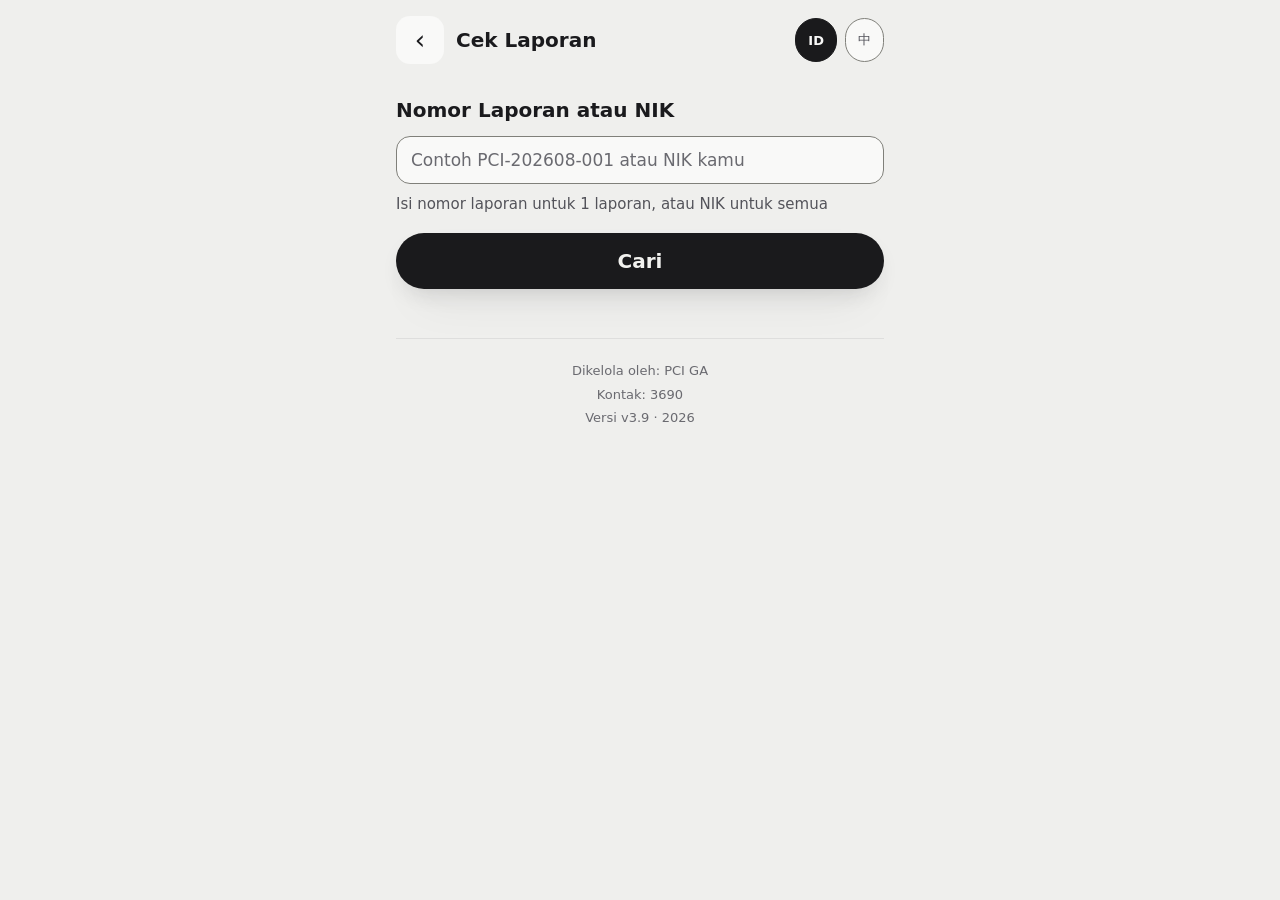
<file: query.html>
<!DOCTYPE html>
<html lang="id">
<head>
  <meta charset="UTF-8">
  <meta name="viewport" content="width=device-width, initial-scale=1.0">
  <meta name="theme-color" content="#EFEFED">
  <!--
    圖示（關卡 5-5）。三個位置各講不同的事，沒有一個浪費：
      分頁圖示（16/32px）→ PCI       只有 3 個字的空間，放最短最獨特的識別
      主畫面圖示（180px）→ PCI GA    空間夠，可以放完整
      主畫面名稱          → Kantin PCI（在 manifest.json）作業系統畫的，永遠清楚，
                                      負責回答「這是什麼」

    ⚠️ apple-touch-icon 一定要有 PNG——**iOS 不吃 SVG**。
       少了這個檔案，iPhone 加到主畫面時會拿「網頁截圖」當圖示。
    ⚠️ 那個 PNG 是**直角滿版**的：iOS 與 Android 會自己套圓角遮罩，
       圖檔自己再帶圓角的話會變成「圓角疊圓角」，四個角出現缺口。
  -->
  <link rel="icon" href="favicon.svg?v=3.9" type="image/svg+xml">
  <link rel="apple-touch-icon" href="apple-touch-icon.png?v=3.9">
  <link rel="manifest" href="manifest.json?v=3.9">
  <style>html{background:#EFEFED}</style>
  <title>Cek Laporan · Kantin PCI</title>
  <link rel="stylesheet" href="css/style.css?v=3.9">
</head>
<body>

  <div class="page">

    <!-- 頁首 -->
    <header class="topbar">
      <a href="index.html" class="topbar-back" aria-label="back">‹</a>
      <h1 class="topbar-title" id="pageTitle">Cek Laporan</h1>
      <div class="lang-switch lang-switch-compact">
        <button type="button" class="lang-btn" data-lang="id">ID</button>
        <button type="button" class="lang-btn" data-lang="zh">中</button>
      </div>
    </header>

    <!-- 搜尋 -->
    <main>
      <form id="searchForm" class="field" novalidate>
        <label class="field-label" for="keyword">
          <span id="labelKeyword">Nomor Laporan atau NIK</span>
        </label>
        <input type="text" id="keyword" autocomplete="off" autocorrect="off" spellcheck="false" required>
        <div id="searchHint" class="field-note">Ketik nomor laporan atau NIK kamu</div>
        <button type="submit" id="searchBtn" class="btn-primary">Cari</button>
      </form>

      <!-- 載入中 -->
      <div id="loadingView" class="state-box hidden">
        <div class="spinner"></div>
        <p id="loadingText">Sebentar ya…</p>
      </div>

      <div id="searchError" class="result error hidden"></div>

      <!-- 查詢結果 -->
      <div id="resultInfo" class="result-info hidden"></div>
      <div id="resultList"></div>
    </main>

    <!-- 系統資訊 -->
    <footer class="site-footer" id="siteFooter"></footer>

  </div>

  <script src="js/config.js?v=3.9"></script>
  <script src="js/i18n.js?v=3.9"></script>
  <script src="js/ui.js?v=3.9"></script>
  <script src="js/api.js?v=3.9"></script>
  <script src="js/query.js?v=3.9"></script>

</body>
</html>
</file>
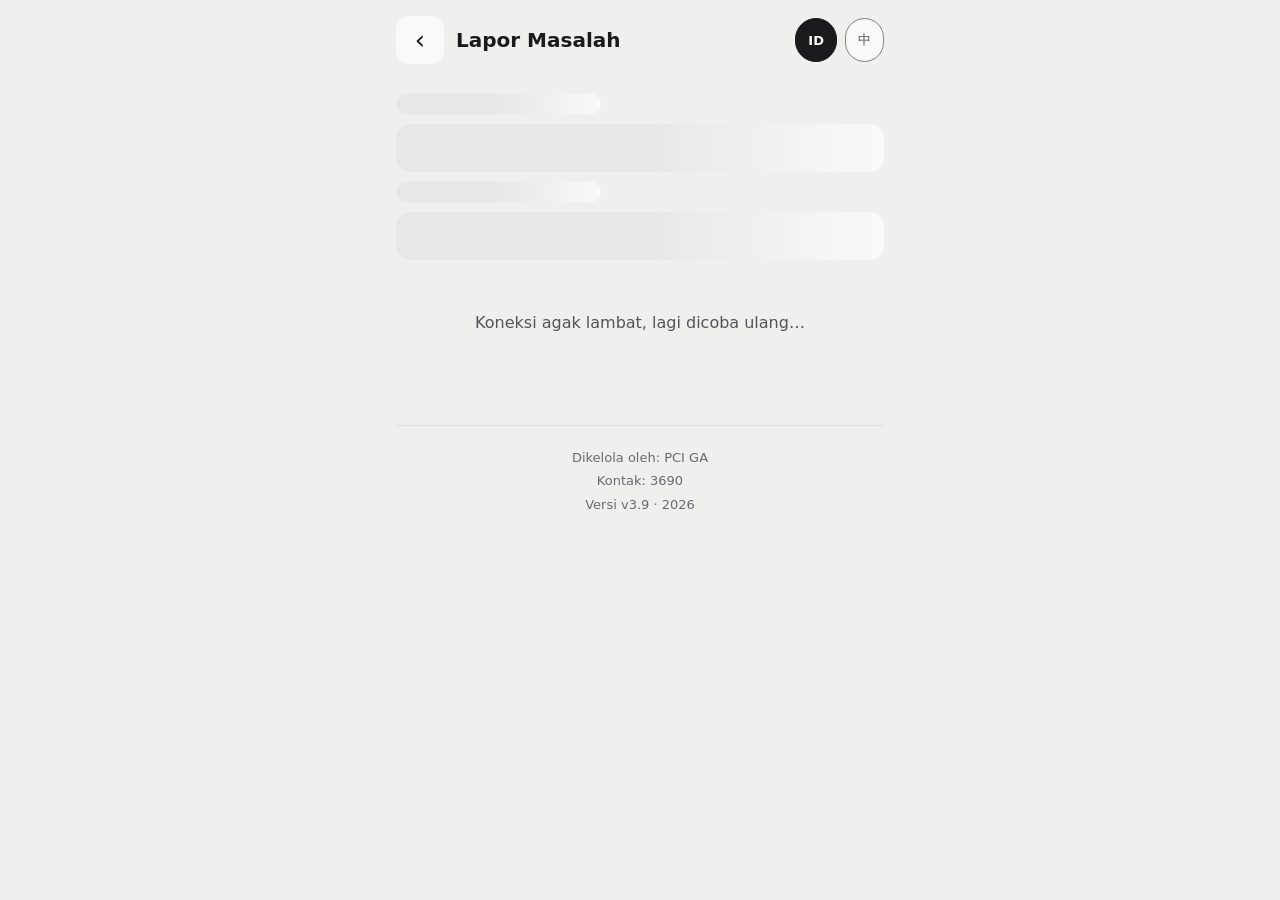
<file: report.html>
<!DOCTYPE html>
<html lang="id">
<head>
  <meta charset="UTF-8">
  <meta name="viewport" content="width=device-width, initial-scale=1.0">
  <meta name="theme-color" content="#EFEFED">
  <!--
    圖示（關卡 5-5）。三個位置各講不同的事，沒有一個浪費：
      分頁圖示（16/32px）→ PCI       只有 3 個字的空間，放最短最獨特的識別
      主畫面圖示（180px）→ PCI GA    空間夠，可以放完整
      主畫面名稱          → Kantin PCI（在 manifest.json）作業系統畫的，永遠清楚，
                                      負責回答「這是什麼」

    ⚠️ apple-touch-icon 一定要有 PNG——**iOS 不吃 SVG**。
       少了這個檔案，iPhone 加到主畫面時會拿「網頁截圖」當圖示。
    ⚠️ 那個 PNG 是**直角滿版**的：iOS 與 Android 會自己套圓角遮罩，
       圖檔自己再帶圓角的話會變成「圓角疊圓角」，四個角出現缺口。
  -->
  <link rel="icon" href="favicon.svg?v=3.9" type="image/svg+xml">
  <link rel="apple-touch-icon" href="apple-touch-icon.png?v=3.9">
  <link rel="manifest" href="manifest.json?v=3.9">
  <style>html{background:#EFEFED}</style>
  <title>Lapor Masalah · Kantin PCI</title>
  <link rel="stylesheet" href="css/style.css?v=3.9">
</head>
<body>

  <div class="page">

    <!-- 頁首 -->
    <header class="topbar">
      <a href="index.html" class="topbar-back" aria-label="back">‹</a>
      <h1 class="topbar-title" id="pageTitle">Lapor Masalah</h1>
      <div class="lang-switch lang-switch-compact">
        <button type="button" class="lang-btn" data-lang="id">ID</button>
        <button type="button" class="lang-btn" data-lang="zh">中</button>
      </div>
    </header>

    <!--
      載入中（3～8 秒，Apps Script 的固定成本）。
      ⚠️ 用骨架而不是轉圈圈：形狀能表達「東西正在來，而且長這樣」，
         轉圈圈只能表達「還在忙」。前者讓人願意多等幾秒。
    -->
    <div id="loadingView">
      <span class="skeleton skeleton-sm"></span>
      <span class="skeleton"></span>
      <span class="skeleton skeleton-sm"></span>
      <span class="skeleton"></span>
      <p id="loadingText" class="state-box">Sebentar ya…</p>
    </div>

    <!-- 表單 -->
    <main id="formView" class="hidden">
      <form id="reportForm" novalidate>

        <!-- 工號 -->
        <section class="field">
          <span class="field-num">01</span>
          <label class="field-label" for="empId">
            <span id="labelEmpId">NIK</span>
            <span class="tag tag-required" id="tagEmpId">harus diisi</span>
          </label>
          <input type="text" id="empId" maxlength="20" autocomplete="off" autocorrect="off" spellcheck="false" required>
          <div id="empStatus" class="field-note"></div>
        </section>

        <!-- 餐廳地點 -->
        <section class="field">
          <span class="field-num">02</span>
          <label class="field-label" for="location">
            <span id="labelLocation">Kantin Mana?</span>
            <span class="tag tag-required">harus diisi</span>
          </label>
          <select id="location" required></select>
        </section>

        <!-- 餐別 -->
        <section class="field">
          <span class="field-num">03</span>
          <span class="field-label">
            <span id="labelMeal">Menu yang Mana?</span>
            <span class="tag tag-required">harus diisi</span>
          </span>
          <div id="mealGrid" class="meal-grid"></div>
        </section>

        <!-- 問題分類 -->
        <section class="field">
          <span class="field-num">04</span>
          <span class="field-label">
            <span id="labelCategory">Masalahnya Apa?</span>
            <span class="tag tag-required">harus diisi</span>
          </span>
          <div id="categoryGrid" class="category-grid"></div>
          <div id="categoryHint" class="field-note">Boleh pilih 1 sampai 2</div>
        </section>

        <!-- 滿意度 -->
        <section class="field">
          <span class="field-num">05</span>
          <span class="field-label">
            <span id="labelRating">Seberapa Puas?</span>
            <span class="tag tag-required">harus diisi</span>
          </span>
          <div id="stars" class="stars"></div>
          <div id="ratingHint" class="field-note">Ketuk bintangnya</div>
        </section>

        <!-- 照片 -->
        <section class="field">
          <span class="field-num">06</span>
          <span class="field-label">
            <span id="labelPhoto">Foto</span>
            <span class="tag" id="tagPhoto">boleh kosong</span>
          </span>
          <div id="photoList" class="photo-list"></div>
          <button type="button" id="addPhotoBtn" class="photo-add">
            <span class="photo-add-icon">📷</span>
            <span id="addPhotoText">Tambah Foto</span>
          </button>
          <input type="file" id="photoInput" accept="image/*" multiple hidden>
          <div id="photoHint" class="field-note">Maksimal 2 foto, boleh dari kamera atau galeri</div>
        </section>

        <!-- 問題描述 -->
        <section class="field">
          <span class="field-num">07</span>
          <label class="field-label" for="description">
            <span id="labelDescription">Ceritakan Lebih Detail</span>
            <span class="tag" id="tagDescription">boleh kosong</span>
          </label>
          <textarea id="description" rows="4" maxlength="1000"></textarea>
        </section>

        <div id="formError" class="result error hidden"></div>

        <button type="submit" id="submitBtn" class="btn-primary">Kirim</button>
      </form>
    </main>

    <!-- 提交成功 -->
    <div id="successView" class="hidden">
      <div class="state-box success-box">
        <div class="success-icon">✅</div>
        <h2 id="successTitle">Laporan Terkirim!</h2>
        <p class="muted" id="successThanks">Makasih ya, laporan kamu segera kami proses</p>

        <div class="case-box">
          <div class="case-label" id="caseLabel">Nomor Laporan Kamu</div>
          <div class="case-id" id="caseId">—</div>
        </div>

        <p class="hint" id="caseRemember">Simpan nomor ini ya, buat cek status laporan nanti</p>

        <button type="button" id="againBtn" class="btn-primary">Lapor Lagi</button>
        <a href="index.html" class="btn-secondary" id="homeBtn">Kembali ke Beranda</a>
      </div>
    </div>

    <!-- 系統資訊（內容由 js/config.js 的 SYSTEM_INFO 決定）-->
    <footer class="site-footer" id="siteFooter"></footer>

  </div>

  <script src="js/config.js?v=3.9"></script>
  <script src="js/i18n.js?v=3.9"></script>
  <script src="js/ui.js?v=3.9"></script>
  <script src="js/image.js?v=3.9"></script>
  <script src="js/api.js?v=3.9"></script>
  <script src="js/report.js?v=3.9"></script>

</body>
</html>
</file>
<file: css/style.css>
/* PCI 餐廳回饋系統 — 樣式
   設計原則：手機優先、大字體、大按鈕
   （工廠現場、光線不佳、可能單手或戴手套操作） */


/* ===== 設計基礎（所有顏色與尺寸都從這裡取，不要在下面寫死）=====

   ⚠️ 要調整整體風格改這一區就好，不必逐條找。

   設計方向（關卡 5-1 定案，參考 madebypan.com）：
   **中性米白底 + 近黑主動作 + 顏色只給有意義的東西。**

   核心原則是「**畫面上只要有顏色，就一定代表意義**」——
   狀態（未處理紅 / 處理中黃 / 已結案綠）與星等是僅有的彩色，
   其餘一律中性。這樣那幾個顏色才真的跳得出來。

   ⚠️ 原本的品牌藍 #2563eb 已經拿掉。`--brand` 系列保留成別名
      （CSS 裡有 51 處在用），現在指向近黑主色，不必逐一改寫。
*/

:root {
  /* 只支援淺色。
     不宣告的話，部分 Android 瀏覽器會強制反轉整頁，
     精心調的米白會變成深褐色，狀態色也會跟著跑掉 */
  color-scheme: light;

  /* --- 基本表面與文字 --- */
  --bg:            #EFEFED;   /* 中性米白。不是白、也不是冷灰 */
  --surface:       #F9F9F8;   /* 卡片，比底色亮一階 */
  --surface-alt:   #E7E7E6;
  --text:          #1A1A1D;   /* 對底色 15.1:1 */
  --text-muted:    #53535A;   /* 對底色 6.6:1 */
  --text-subtle:   #6A6A70;   /* 對底色 4.7:1，剛好通過 WCAG AA */
  --border:        #DEDEDD;   /* 純裝飾的分隔線，沒有對比度要求 */
  --border-strong: #CBCBCA;   /* 較明顯的分隔線，仍屬裝飾 */

  /* ⚠️ 輸入框、可點按鈕的**邊界**另外一個顏色，不能用上面那兩個。
     WCAG 1.4.11 要求「互動元件的邊界」對背景至少 3:1——
     #CBCBCA 只有 1.41:1，在工廠光線下等於看不到輸入框在哪裡。
     這一條是裝飾線與互動邊界的差別，很容易被當成同一件事。 */
  --border-input:  #80807A;   /* 對底色 3.45:1 */

  /* 大型裝飾數字（步驟編號）。
     ⚠️ 不可以再淡了——原本用 --border-strong 只有 1.41:1，
        在工廠的爛光線下等於看不見。這個值是 3.55:1，通過大字的 3:1 */
  --num:           #7E7E77;

  /* --- 主要動作 ---
     近黑，不是彩色。整個畫面只有它與逾期案件有重陰影，
     所以它想被忽略都難 */
  --action:        #1A1A1C;
  --action-press:  #35353A;

  /* --- 舊的品牌色別名（相容用，全部指向近黑）---
     ⚠️ 這幾個名字在 CSS 裡有 51 處在用（員工端 26、管理端 25）。
        保留別名，管理端就會自動拿到新配色而不必在 5-2 動它 */
  --brand:        var(--action);
  --brand-dark:   var(--action-press);
  --brand-light:  var(--surface-alt);
  --brand-border: var(--border-strong);

  /* --- 狀態色：畫面上僅有的彩色，每個都算過對比度 --- */
  --ok:          #046C4E;
  --ok-bg:       #E7F5EE;
  --ok-border:   #BFE3D3;
  --danger:      #A81E1E;
  --danger-bg:   #FBEDEC;
  --danger-border:#F3CFCD;
  --danger-tag:  #F7DEDC;
  --warn:        #8A5300;
  --warn-bg:     #FBF2E3;
  /* ⚠️ 星星的對比度是由**描邊**負責的，不是填色。
     越鮮豔的金色越亮、對比越低——單靠填色最多只能到 3.18:1（很勉強）。
     改成「鮮豔填色 + 深色描邊」之後，填色可以放開，
     而深色的邊在工廠的爛光線下本來就更好認。 */
  --star:      #F2A007;   /* 填色：鮮豔的琥珀金 */
  --star-edge: #7A4E00;   /* 描邊：對底色 6.2:1，遠高於圖形要求的 3:1 */

  /* ⚠️ 圖表的滿意度線是**另一個顏色**，不能跟著星星變鮮豔。
     星星靠描邊撐對比度，但一條線沒有描邊——它的對比度只能靠自己。
     這兩個很容易被當成同一件事（它們講的都是「滿意度」），
     所以分成兩個 token，並由 check-contrast.js 各自把關。 */
  --chart-rating: #C07405;   /* 對卡片 3.15:1 */

  /* --- 圓角 --- */
  --radius-sm:   10px;
  --radius:      14px;
  --radius-lg:   20px;
  --radius-pill: 999px;

  /* --- 字級 ---
     clamp(最小, 隨螢幕寬度連續變化, 最大)：手機到電腦是平滑過渡，
     不是「手機一種、電腦一種」的跳變。

     ⚠️ --fs-input 的下限鎖死 16px。低於 16px 的話，
        iOS 一點輸入框就會自動放大整個畫面，使用者要手動縮回來。

     ⚠️ 列印時 vw 指的是「紙張寬度」，算出來的字級無法預期，
        所以 @media print 裡會把這一整組改回固定值（見檔案最後）。 */
  --fs-xs:      clamp(12px, 0.70rem + 0.15vw, 13px);
  --fs-sm:      clamp(13px, 0.78rem + 0.20vw, 15px);
  --fs-body:    clamp(15px, 0.88rem + 0.25vw, 17px);
  --fs-input:   clamp(16px, 0.95rem + 0.20vw, 17px);
  --fs-lg:      clamp(17px, 1.00rem + 0.40vw, 20px);
  --fs-title:   clamp(23px, 1.30rem + 1.30vw, 34px);
  --fs-display: clamp(30px, 1.60rem + 2.60vw, 52px);

  /* --- 觸控目標最小高度（工廠現場可能戴手套，不要小於 48px）--- */
  --tap-min: 48px;

  /* --- 間距：也跟著螢幕變，電腦上版面會自然變鬆，
         而不是「手機版被整個放大」 --- */
  --gap:      clamp(12px, 0.70rem + 0.40vw, 18px);
  --pad-card: clamp(16px, 0.90rem + 0.60vw, 24px);
  --sec-gap:  clamp(28px, 1.50rem + 2.00vw, 56px);

  /* --- 陰影：兩階 ---

     ⚠️ 關鍵不是「有沒有陰影」，是**陰影強度要跟重要性成正比**。
        改版前每一張卡片都有 `0 1px 3px rgba(0,0,0,.06)`，
        平均分配的結果就是沒有任何一張被強調——那正是「單調」的來源。

     陰影色用帶灰的深色，不用純黑：純黑打在米白底上會顯髒。 */
  --lift-1: 0 1px 2px rgba(38,38,44,.05), 0 6px 14px -8px rgba(38,38,44,.16);
  --lift-2: 0 10px 24px -10px rgba(40,40,45,.20), 0 24px 48px -24px rgba(40,40,45,.24);
}


/* ===== 表面 / 表面上的文字（surface / on-surface）=====

   📌 文字與按鈕會自動跟著背景走，靠的是這一組。

      作法不是用 JS 偵測背景色，而是**讓每個表面自己帶著
      「放在我上面的文字該是什麼顏色」**。
      元件一律寫 `color: var(--fg)`，不寫死顏色。

   ⚠️ 為什麼不用 JS 即時運算：背景可能是漸層、半透明、或被圖片蓋住，
      JS 取到的值不一定是眼睛看到的，而且每次重繪都要算一次。
      用 token 是靜態的、可驗證的、零成本。

   ⚠️ 實際踩過的坑：`.empty span { color: ... }` 這種寫法會**滲進深色按鈕裡面**，
      把淺色文字蓋成深灰（1.5:1，等於看不見）。
      因為按鈕自己的顏色是「繼承」來的，而繼承的優先度輸給直接指定。
      **兩個對策：選擇器用 `>` 限定直接子層，而且深色元件自己帶 --fg。**

   驗證方式：node tools/check-contrast.js
*/

.on-base   { --surf: var(--bg);        --fg: var(--text); --fg-muted: var(--text-muted); --fg-subtle: var(--text-subtle); --line: var(--border); }
.on-raised { --surf: var(--surface);   --fg: var(--text); --fg-muted: var(--text-muted); --fg-subtle: var(--text-subtle); --line: var(--border); }
.on-dark   { --surf: var(--action);    --fg: #F2F2EF; --fg-muted: #C2C2BD; --fg-subtle: #93938E; --line: rgba(255,255,255,.16); }
.on-danger { --surf: var(--danger-bg); --fg: #7A1616; --fg-muted: #8E3232; --fg-subtle: #9A4A4A; --line: rgba(122,22,22,.18); }
.on-warn   { --surf: var(--warn-bg);   --fg: #6E4200; --fg-muted: #855A1E; --fg-subtle: #8A6534; --line: rgba(110,66,0,.18); }
.on-ok     { --surf: var(--ok-bg);     --fg: #04543D; --fg-muted: #2A6B57; --fg-subtle: #3A7360; --line: rgba(4,84,61,.18); }


* {
  box-sizing: border-box;
  margin: 0;
  padding: 0;
}

body {
  font-family: "Noto Sans TC", "Segoe UI", system-ui, -apple-system, sans-serif;
  background: var(--bg);
  color: var(--text);
  line-height: 1.6;
  -webkit-text-size-adjust: 100%;
}

.page {
  max-width: 520px;
  margin: 0 auto;
  padding: 16px;
  padding-bottom: 48px;
}

.hidden { display: none !important; }
.muted  { color: var(--text-muted); font-size: 14px; }
.hint   { color: var(--text-muted); font-size: 13px; margin-top: 12px; }


/* ===== 語言切換 ===== */

.lang-switch {
  display: flex;
  gap: 8px;
  justify-content: center;
  margin-bottom: 20px;
}

.lang-btn {
  flex: 0 0 auto;
  /* ⚠️ 44px 是最低標。原本 40px——工廠現場可能戴手套，按不準 */
  min-height: 44px;
  padding: 8px 16px;
  font-size: var(--fs-sm);
  font-family: inherit;
  color: var(--text-muted);
  background: var(--surface);
  border: 1px solid var(--border-input);
  border-radius: 999px;
  cursor: pointer;
}

.lang-btn.active {
  color: var(--surface);
  background: var(--brand);
  border-color: var(--brand);
  font-weight: 600;
}

.lang-switch-compact { margin: 0; }
.lang-switch-compact .lang-btn { padding: 6px 12px; font-size: var(--fs-xs); min-height: 44px; }


/* ===== 頁首標誌列 ===== */

.app-bar {
  display: flex;
  align-items: center;
  gap: 10px;
  padding-bottom: 14px;
}

/* 語言切換推到右邊 */
.app-bar .lang-switch { margin-left: auto; margin-bottom: 0; }


/* ===== PCI GA 文字標誌（關卡 5-2）=====

   ⚠️ 這是**純文字**排出來的，沒有圖檔。

      理由：載入零成本（工廠 wifi 不好時圖檔會晚一步出現）、
      無限放大不糊（海報放到 A2 一樣銳利）、可以跟著背景變色。
      而且完全避開品牌資產的使用問題——
      集團給的那個檔案是「金色的樹 + 三個事業單位的標誌」的合體圖，
      不是 PCI 單獨的標記，也不是真的向量圖（247KB 點陣圖包在 SVG 外殼裡）。

      正式的單色向量檔拿到之後要換，那時只要改這一個元件。

   效果來自四個槓桿：字重落差、大小落差、字距、對齊。
   不能用顏色和漸層——那是這一版設計的原則。
*/

.wordmark {
  display: inline-flex;
  align-items: flex-start;
  flex: none;
  color: var(--fg, var(--text));
  text-decoration: none;
}

.wordmark b {
  font-weight: 800;
  font-size: var(--fs-lg);
  letter-spacing: .1em;
  line-height: 1.1;
}

/* GA 縮小、拉開字距、對齊上緣——這是 W1-b 的做法 */
.wordmark i {
  font-style: normal;
  font-weight: 400;
  font-size: var(--fs-xs);
  letter-spacing: .3em;
  line-height: 1;
  color: var(--fg-muted, var(--text-muted));
  margin: 2px 0 0 .45em;
}

/* 內頁頁首：標誌旁邊補一行小字說明現在在哪一頁。
   ⚠️ 首頁不需要（大標題緊接著就寫了），但回報頁與查詢頁沒有大標題，
      沒有這行的話頁首就真的只剩 PCI GA，使用者不知道自己在哪 */
.page-tag {
  font-size: var(--fs-xs);
  color: var(--text-muted);
  padding-left: 10px;
  margin-left: 10px;
  border-left: 1px solid var(--border);
  line-height: 1.35;
}


/* ===== 首頁 ===== */

/* 主視覺：小標 + 大標題 + 一行說明。
   ⚠️ 不置中——左對齊在手機上比較好讀，而且與下方的卡片對齊成一條線 */
.hero {
  text-align: left;
  padding: var(--sec-gap) 0 calc(var(--sec-gap) * .6);
}

/* ⚠️ 首頁不再用大 emoji 當主視覺（關卡 5-2）。
   改成「小標 + 大標題」的排版層次——那才是這一版的識別，
   而且一張彩色圖會立刻搶走那顆黑色主按鈕的焦點 */
.hero-icon { display: none; }

.hero-eyebrow {
  font-size: var(--fs-xs);
  font-weight: 700;
  letter-spacing: .12em;
  text-transform: uppercase;
  color: var(--text-subtle);
}

.hero h1 {
  font-size: var(--fs-title);
  line-height: 1.25;
  letter-spacing: .01em;
  margin-top: 10px;
}

.hero-tagline {
  color: var(--text-muted);
  font-size: var(--fs-body);
  margin-top: 10px;
}

.menu {
  display: flex;
  flex-direction: column;
  gap: 12px;
}

/*
 * ⚠️ 兩張卡片刻意做成**不一樣的份量**，這是整個改版的重點。
 *
 *    改版前兩張都是白底 + 1px 框，「主要」那張只差在框粗了 1px——
 *    掃過去根本分不出來，而那正是「單調」的來源：
 *    **沒有東西比別的東西重要。**
 *
 *    現在：主要動作是近黑實心 + 重陰影，次要是淺色平面。
 *    想忽略那顆黑的都難。
 */
.menu-card {
  display: flex;
  align-items: center;
  gap: 14px;
  padding: 18px var(--pad-card);
  min-height: var(--tap-min);
  background: var(--surface);
  border: 0;
  border-radius: var(--radius-lg);
  text-decoration: none;
  color: var(--fg, var(--text));
  box-shadow: var(--lift-1);
}

.menu-card:active { background: var(--surface-alt); }

/* 主要動作：深色表面，自己帶著 on-surface token。
   ⚠️ 內部文字一律讀 --fg / --fg-muted，不靠繼承——
      靠繼承的話，外層任何一條 `.xxx span { color }` 都會把它蓋掉
      （這個坑在 5-1 的預覽頁實際踩過，深灰字打在近黑底上 1.5:1）*/
.menu-card-primary {
  --fg: #F2F2EF;
  --fg-muted: #C2C2BD;

  background: var(--action);
  box-shadow: var(--lift-2);
}

.menu-card-primary:active { background: var(--action-press); }

/* 序號取代圖示：01 / 02。
   數字比圖示更能表達「先做這個，再做那個」的順序 */
/* 操作說明入口。份量刻意比兩張卡片輕——它是「需要時才找」的東西，
   不該跟主要動作搶注意力。

   ⚠️ 但「輕」曾經輕過頭：v3.6 之前是小一級的灰字 + 20px 圖示 + **無底無框**，
      使用者實機回饋「圖示跟字都有點小」。真正的問題不是字小，是
      **看不出來那是可以按的東西**——一段沒有邊界的灰字，長得像說明文字。

   ⚠️ 所以 v3.7 補的是「邊界」而不只是「大小」：框線 + 淺底。
      用**框線**不用陰影是刻意的——在這個系統裡陰影是卡片的語言
      （`.menu-card` 用 --lift-1），框線是「輸入框 / 可按元件」的語言。
      用陰影的話它會被看成第三張卡片，那正是當初刻意避開的事
      （兩張卡片的份量差異是為了讓人兩秒內決定要做什麼）。

   📌 它仍然不會被誤認成卡片：膠囊形、矮一截、置中、沒有編號也沒有箭頭。

   ⚠️ 框線一定要用 --border-input，不可以用 --border / --border-strong。
      後兩者是裝飾線（1.41:1），而這是**可點按元件的邊界**，
      WCAG 1.4.11 要求 3:1——在工廠的爛光線下差別是「看得到」與「看不到」。 */
.menu-help {
  display: flex;
  align-items: center;
  justify-content: center;
  gap: 10px;
  min-height: 48px;
  margin-top: 10px;
  padding: 12px 20px;
  color: var(--text);
  font-size: var(--fs-body);
  font-weight: 600;
  text-decoration: none;
  background: var(--surface);
  border: 1px solid var(--border-input);
  border-radius: var(--radius-pill);
}
.menu-help:active { background: var(--surface-alt); }
.menu-help-icon { width: 24px; height: 24px; flex: none; display: block; }

.menu-num {
  font-size: var(--fs-lg);
  font-weight: 700;
  font-variant-numeric: tabular-nums;
  color: var(--fg-muted, var(--text-subtle));
  flex: none;
}

.menu-icon svg { width: 26px; height: 26px; display: block; }
.menu-text  { flex: 1; display: flex; flex-direction: column; min-width: 0; }
.menu-title { font-size: var(--fs-lg); font-weight: 700; color: var(--fg, var(--text)); }
.menu-desc  { font-size: var(--fs-sm); color: var(--fg-muted, var(--text-muted)); margin-top: 2px; }
.menu-arrow { font-size: 22px; color: var(--fg-muted, var(--text-subtle)); line-height: 1; flex: none; }


/* ===== 頁首（內頁）===== */

.topbar {
  display: flex;
  align-items: center;
  gap: 12px;
  padding-bottom: 14px;
  margin-bottom: var(--gap);
}

.topbar-back {
  flex: 0 0 auto;
  width: var(--tap-min);
  height: var(--tap-min);
  display: flex;
  align-items: center;
  justify-content: center;
  font-size: 26px;
  line-height: 1;
  color: var(--text);
  background: var(--surface);
  border: 0;
  border-radius: var(--radius);
  text-decoration: none;
}

.topbar-back:active { background: var(--surface-alt); }

/* ⚠️ 內頁沒有大標題，所以頁首要負責回答「我在哪一頁」。
   首頁不需要（大標題緊接著就寫了），但這兩頁需要 */
.topbar-title {
  flex: 1;
  font-size: var(--fs-lg);
  min-width: 0;
}


/* ===== 表單 ===== */

/*
 * ⚠️ 每一段用「大號碼 + 標題」開頭，取代原本的框線卡片。
 *
 *    原本每個欄位都是白底 + 1px 框，八個欄位就是八個一模一樣的框，
 *    使用者看不出「還剩幾步」。編號能回答那個問題，
 *    而且大數字在工廠的爛光線下比細框線好認得多。
 */
.field {
  background: transparent;
  border: 0;
  border-radius: 0;
  padding: 0;
  margin-bottom: var(--sec-gap);
}

.field-num {
  display: block;
  font-size: var(--fs-display);
  font-weight: 700;
  line-height: 1;
  font-variant-numeric: tabular-nums;
  /* ⚠️ 不可以再淡了。原本用 --border-strong 只有 1.41:1，
     在工廠光線下等於看不見。--num 是算過的 3.55:1 */
  color: var(--num);
}

.field-label {
  display: flex;
  align-items: center;
  gap: 8px;
  flex-wrap: wrap;
  font-weight: 700;
  font-size: var(--fs-lg);
  margin: 2px 0 10px;
}

.tag {
  font-size: var(--fs-xs);
  font-weight: 600;
  padding: 3px 10px;
  border-radius: var(--radius-pill);
  color: var(--text-muted);
  background: var(--surface-alt);
}

.tag-required {
  color: var(--danger);
  background: var(--danger-tag);
}

input[type="text"],
input[type="password"],
select,
textarea {
  width: 100%;
  min-height: var(--tap-min);
  /* ⚠️ 絕不可小於 16px：小於的話 iOS 一點輸入框就會自動放大整個畫面 */
  font-size: var(--fs-input);
  font-family: inherit;
  color: var(--text);
  padding: 12px 14px;
  /* ⚠️ 互動元件的邊界要 3:1，不能用裝飾用的 --border-strong（1.41:1）*/
  border: 1px solid var(--border-input);
  border-radius: var(--radius);
  background: var(--surface);
}

select { height: var(--tap-min); }
textarea { resize: vertical; }

input::placeholder,
textarea::placeholder { color: var(--text-subtle); }

/* 焦點外框用 PCI 藍——這是整個 app 唯一出現品牌藍的地方。
   它不參與版面配色，只在鍵盤操作時出現，所以不會破壞「顏色只給意義」的原則 */
input:focus,
select:focus,
textarea:focus {
  outline: 2px solid #214A8C;
  outline-offset: 2px;
  border-color: transparent;
}

.field-note {
  font-size: var(--fs-sm);
  color: var(--text-muted);
  margin-top: 8px;
  min-height: 20px;
}

.field-note.ok { color: var(--ok); font-weight: 700; }
.field-note.ng { color: var(--danger); font-weight: 700; }
.field-note.rated { color: var(--warn); font-weight: 700; }


/* ===== 問題分類 ===== */

.category-grid {
  display: grid;
  grid-template-columns: repeat(3, 1fr);
  gap: 8px;
}

.category-btn {
  display: flex;
  min-height: 88px;
  flex-direction: column;
  align-items: center;
  justify-content: center;
  gap: 6px;
  padding: 10px 4px;
  font-family: inherit;
  color: var(--fg, var(--text));
  background: var(--surface);
  border: 0;
  border-radius: var(--radius);
  cursor: pointer;
}

/* ⚠️ 不用 opacity。opacity 會把文字往背景混，對比度變成算不準也控制不了；
   而且巢狀的 opacity 會相乘。改成直接指定「停用」的顏色 */
.category-btn.disabled {
  color: var(--text-subtle);
  background: var(--surface-alt);
  cursor: not-allowed;
}

/* 選中＝實心近黑。自己帶 on-dark 的 token，
   裡面的文字與 SVG 圖示（stroke=currentColor）都會自動變淺色 */
.category-btn.selected {
  --fg: #F2F2EF;
  color: var(--fg);
  background: var(--action);
  font-weight: 700;
  box-shadow: var(--lift-1);
}

.category-icon svg { width: 24px; height: 24px; display: block; }
.category-label { font-size: var(--fs-xs); text-align: center; line-height: 1.35; }


/* ===== 星等 ===== */

.stars {
  display: flex;
  gap: 6px;
}

.star {
  flex: 1;
  display: flex;
  align-items: center;
  justify-content: center;
  min-height: var(--tap-min);
  padding: 8px 0;
  background: none;
  border: none;
  cursor: pointer;
}

.star svg {
  width: 34px;
  height: 34px;
  display: block;
  /* 未選：只有外框。
     ⚠️ 顏色用 --num（3.55:1）不用 --border-strong（1.4:1）——
        後者在工廠光線下看不見，使用者會不知道總共有五顆 */
  fill: none;
  stroke: var(--num);
  stroke-width: 1.7;
  transition: transform .12s ease-out;
}

/* 已選：鮮豔實心 + 深色描邊 + 一點點浮起。
   描邊是對比度的來源，所以填色可以放心用鮮豔的 */
.star.on svg {
  fill: var(--star);
  stroke: var(--star-edge);
  stroke-width: 1.4;
  filter: drop-shadow(0 2px 3px rgba(122, 78, 0, .32));
}

/* 按下去的回饋。⚠️ 有些人開了「減少動態」，要尊重 */
.star:active svg { transform: scale(.88); }

@media (prefers-reduced-motion: reduce) {
  .star svg { transition: none; }
  .star:active svg { transform: none; }
}


/* ===== 按鈕 ===== */

.btn-primary,
.btn-secondary,
.btn-danger {
  display: block;
  width: 100%;
  margin-top: var(--gap);
  min-height: 54px;
  padding: 16px;
  font-size: var(--fs-lg);
  font-weight: 700;
  font-family: inherit;
  text-align: center;
  text-decoration: none;
  border: none;
  /* 膠囊形。這一版的識別之一，而且 54px 高度不受影響 */
  border-radius: var(--radius-pill);
  cursor: pointer;
}

/* 主要動作：近黑實心 + 重陰影。
   整個畫面只有它與逾期案件有這種陰影，所以它想被忽略都難 */
.btn-primary {
  color: #F2F2EF;
  background: var(--action);
  box-shadow: var(--lift-2);
}

.btn-primary:active  { background: var(--action-press); }
/* 停用：降成平面 + 灰底。用顏色與陰影表達，不用 opacity */
.btn-primary:disabled {
  color: var(--text-subtle);
  background: var(--surface-alt);
  box-shadow: none;
  cursor: not-allowed;
}

.btn-secondary {
  color: var(--text);
  background: var(--surface);
  border: 1px solid var(--border-input);
  box-shadow: var(--lift-1);
}

/* 破壞性動作（目前只有「刪除管理者帳號」）。
   ⚠️ 刻意做成**淺底 + 紅字 + 紅框**，不是紅色實心：
      紅色實心的份量會超過同一排的其他按鈕，變成整頁最搶眼的東西——
      而它是最不該被順手按到的那一顆。
      顏色只負責「這個不一樣」，份量仍然是次要動作。
   ⚠️ 框線用 --danger 本身（對底色 6.1:1），不是 --danger-border（那是裝飾線，
      對比不足以當互動元件的邊界，WCAG 1.4.11 要 3:1）。 */
.btn-danger {
  color: var(--danger);
  background: var(--danger-bg);
  border: 1px solid var(--danger);
  box-shadow: none;
}
.btn-danger:active   { background: var(--danger-tag); }
.btn-danger:disabled { color: var(--text-subtle); background: var(--surface-alt);
                       border-color: var(--border-input); cursor: not-allowed; }


/* ===== 訊息 ===== */

.result {
  padding: 14px 16px;
  border-radius: var(--radius);
  font-size: var(--fs-sm);
  line-height: 1.7;
  margin-top: 12px;
}

/* ⚠️ 「查無此工號」是試辦期最常出現的畫面（名冊還沒補齊）。
   所以錯誤訊息不能只說「錯了」，要告訴他下一步能做什麼 */
.result.error {
  color: #7A1616;
  background: var(--danger-bg);
  border: 0;
  font-weight: 600;
}


/* ===== 狀態畫面（載入中 / 成功）=====

   ⚠️ 這個 app 的載入時間是 **3～8 秒**（Apps Script 的固定成本）。
      那幾秒使用者看到什麼，決定他覺得系統「在跑」還是「壞了」。
*/

.state-box {
  text-align: center;
  padding: var(--sec-gap) 20px;
  color: var(--text-muted);
}

/*
 * 骨架：先把「等一下會出現什麼形狀」畫出來。
 *
 * ⚠️ 為什麼不用轉圈圈：轉圈圈只表達「還在忙」，
 *    形狀則表達「東西正在來，而且長這樣」——後者讓人願意多等幾秒。
 */
.skeleton {
  display: block;
  height: 48px;
  border-radius: var(--radius);
  background: linear-gradient(90deg,
              var(--surface-alt) 25%, var(--surface) 50%, var(--surface-alt) 75%);
  background-size: 200% 100%;
  animation: shimmer 1.4s linear infinite;
}

.skeleton + .skeleton { margin-top: 10px; }
.skeleton-sm { height: 20px; width: 42%; border-radius: var(--radius-sm); }

@keyframes shimmer { to { background-position: -200% 0; } }

.spinner {
  width: 32px;
  height: 32px;
  margin: 0 auto 16px;
  border: 3px solid var(--border);
  border-top-color: var(--action);
  border-radius: 50%;
  animation: spin .8s linear infinite;
}

@keyframes spin { to { transform: rotate(360deg); } }

/* ⚠️ 有些人開了系統的「減少動態」（會頭暈、或前庭功能敏感）。
   要尊重那個設定，否則這兩個動畫會讓他們不舒服 */
@media (prefers-reduced-motion: reduce) {
  .skeleton { animation: none; }
  .spinner  { animation-duration: 2.4s; }
}

.success-box {
  background: transparent;
  border: 0;
  border-radius: 0;
  color: inherit;
}

/* 打勾放進一個實心圓裡：顏色是「已結案」的綠，
   而綠色在這一版是有意義的顏色（成功），不是裝飾 */
.success-icon {
  width: 62px; height: 62px; margin: 0 auto 4px;
  border-radius: 50%;
  background: var(--ok); color: #F2F2EF;
  display: flex; align-items: center; justify-content: center;
}
.success-icon svg { width: 30px; height: 30px; stroke-width: 2.4; }

.success-box h2 {
  font-size: var(--fs-title);
  margin: 14px 0 4px;
}

/* 案件編號是整段流程的情緒高點，也是使用者唯一需要記住的東西。
   ⚠️ 原本用虛線框——虛線在這一版看起來像「未完成」。改成實心卡片 */
.case-box {
  margin: var(--sec-gap) 0 8px;
  padding: 18px;
  background: var(--surface);
  border: 0;
  border-radius: var(--radius-lg);
  box-shadow: var(--lift-1);
}

.case-label {
  font-size: var(--fs-xs);
  color: var(--text-muted);
}

.case-id {
  font-size: var(--fs-title);
  font-weight: 700;
  letter-spacing: .04em;
  /* 等寬數字：編號要一眼看清楚、抄得下來 */
  font-variant-numeric: tabular-nums;
  color: var(--text);
  margin-top: 4px;
  word-break: break-all;
}


/* ===== 頁尾系統資訊 ===== */

.site-footer {
  margin-top: 40px;
  padding-top: 20px;
  border-top: 1px solid var(--border);
  text-align: center;
  font-size: var(--fs-xs);
  color: var(--text-subtle);
  line-height: 1.8;
}

.site-footer:empty {
  display: none;      /* SYSTEM_INFO 全部留空時不要留一條孤零零的線 */
}


/* ===== 餐別（單選）===== */

.meal-grid {
  display: grid;
  grid-template-columns: repeat(3, 1fr);
  gap: 8px;
}

.meal-btn {
  display: flex;
  flex-direction: column;
  align-items: center;
  justify-content: center;
  gap: 6px;
  min-height: 76px;
  padding: 10px 4px;
  font-family: inherit;
  color: var(--text);
  background: var(--surface);
  border: 1.5px solid var(--border);
  border-radius: var(--radius);
  cursor: pointer;
}

.meal-btn.selected {
  color: var(--brand-dark);
  background: var(--brand-light);
  border-color: var(--brand);
  font-weight: 600;
}

.meal-icon svg { width: 22px; height: 22px; display: block; }
.meal-label { font-size: var(--fs-xs); text-align: center; line-height: 1.3; }


/* ===== 照片 ===== */

.photo-list {
  display: flex;
  gap: 8px;
  flex-wrap: wrap;
}

.photo-list:empty { display: none; }

.photo-item {
  position: relative;
  width: 96px;
  height: 96px;
  border-radius: var(--radius-sm);
  overflow: hidden;
  border: 1px solid var(--border);
  background: var(--surface-alt);
}

.photo-item img {
  width: 100%;
  height: 100%;
  object-fit: cover;
  display: block;
}

.photo-size {
  position: absolute;
  left: 0;
  right: 0;
  bottom: 0;
  padding: 2px 4px;
  font-size: 11px;
  text-align: center;
  color: #F2F2EF;
  background: rgba(26, 26, 28, .62);
}

.photo-remove {
  position: absolute;
  top: 4px;
  right: 4px;
  width: 28px;
  height: 28px;
  font-size: 18px;
  line-height: 1;
  color: #F2F2EF;
  background: rgba(26, 26, 28, .68);
  border: none;
  border-radius: 50%;
  cursor: pointer;
}

.photo-add {
  display: flex;
  align-items: center;
  justify-content: center;
  gap: 8px;
  width: 100%;
  min-height: var(--tap-min);
  margin-top: 10px;
  padding: 12px;
  font-size: var(--fs-body);
  font-family: inherit;
  color: var(--brand-dark);
  background: var(--brand-light);
  border: 1.5px dashed var(--brand-border);
  border-radius: var(--radius);
  cursor: pointer;
}

.photo-add:disabled {
  color: var(--text-muted);
  background: var(--surface-alt);
  border-color: var(--border-strong);
  cursor: wait;
}

.photo-add-icon svg { width: 20px; height: 20px; display: block; }


/* ===== 查詢結果 ===== */

.result-info {
  margin: 16px 0 10px;
  font-size: var(--fs-sm);
  color: var(--text-muted);
}

.case-card {
  background: var(--surface);
  border: 0;
  border-radius: var(--radius-lg);
  margin-bottom: 10px;
  overflow: hidden;
}

/* 展開中的案件：用陰影浮起來，不用框線換色
   （一整頁灰卡片裡，1px 的框線差異掃過去根本看不到）*/
.case-card.open { box-shadow: var(--lift-1); }

.case-head {
  display: flex;
  align-items: flex-start;
  gap: 12px;
  width: 100%;
  padding: 14px;
  font-family: inherit;
  text-align: left;
  color: inherit;
  background: none;
  border: none;
  cursor: pointer;
}

.case-head-main { flex: 1; min-width: 0; }

.case-no {
  font-size: var(--fs-body);
  font-weight: 700;
  letter-spacing: .3px;
}

.case-meta {
  font-size: var(--fs-xs);
  color: var(--text-muted);
  margin-top: 2px;
}

.case-head-side {
  display: flex;
  align-items: center;
  gap: 8px;
  flex: 0 0 auto;
}

.case-arrow { color: var(--text-subtle); font-size: 14px; }

/* 狀態徽章：紅 = 未處理、黃 = 處理中、綠 = 已結案 */
.status-badge {
  display: inline-block;
  padding: 3px 10px;
  font-size: 11px;
  font-weight: 600;
  border-radius: var(--radius-pill);
  white-space: nowrap;
}

/* ⚠️ 顏色一律走 token，不要寫死。
   員工端查詢頁、管理端案件列表、排程寄出的信這三個地方顯示的是同一批狀態，
   三邊用不同色碼的話，同一件案子會出現三種顏色 */
.status-badge.new  { color: var(--danger); background: var(--danger-bg); }
.status-badge.proc { color: var(--warn);   background: var(--warn-bg); }
.status-badge.done { color: var(--ok);     background: var(--ok-bg); }

.case-detail {
  padding: 0 14px 14px;
  border-top: 1px solid var(--border);
  padding-top: 12px;
}

.case-row {
  display: flex;
  gap: 10px;
  padding: 6px 0;
  font-size: var(--fs-sm);
}

.case-row-label {
  flex: 0 0 92px;
  color: var(--text-muted);
}

.case-row-value {
  flex: 1;
  min-width: 0;
  word-break: break-word;
  white-space: pre-wrap;
}

.chip {
  display: inline-block;
  margin: 0 4px 4px 0;
  padding: 2px 10px;
  font-size: var(--fs-xs);
  color: var(--brand-dark);
  background: var(--brand-light);
  border-radius: var(--radius-pill);
}

.case-stars { color: var(--star); letter-spacing: 2px; }

.case-photo {
  display: inline-block;
  margin: 0 6px 6px 0;
  padding: 6px 12px;
  font-size: var(--fs-sm);
  color: var(--brand-dark);
  background: var(--brand-light);
  border: 1px solid var(--brand-border);
  border-radius: var(--radius-sm);
  text-decoration: none;
}

.case-reply {
  margin-top: 12px;
  padding: 12px;
  font-size: var(--fs-sm);
  background: var(--ok-bg);
  border: 1px solid var(--ok-border);
  border-radius: var(--radius-sm);
  white-space: pre-wrap;
}

.case-reply.empty {
  color: var(--text-muted);
  background: var(--surface-alt);
  border-color: var(--border);
}

.case-reply-title {
  font-weight: 600;
  color: var(--ok);
  margin-bottom: 4px;
}

.case-reply-time {
  font-weight: 400;
  font-size: var(--fs-xs);
  color: var(--text-muted);
}


/* ===== 照片縮圖與全螢幕檢視 ===== */

.case-thumbs {
  display: flex;
  gap: 8px;
  flex-wrap: wrap;
}

.case-thumb {
  width: 88px;
  height: 88px;
  padding: 0;
  border: 1px solid var(--border);
  border-radius: var(--radius-sm);
  overflow: hidden;
  background: var(--surface-alt);
  cursor: zoom-in;
}

.case-thumb img {
  width: 100%;
  height: 100%;
  object-fit: cover;
  display: block;
}

.lightbox {
  position: fixed;
  inset: 0;
  z-index: 100;
  display: flex;
  align-items: center;
  justify-content: center;
  padding: 16px;
  background: rgba(20, 20, 22, .93);
  cursor: zoom-out;
}

.lightbox img {
  max-width: 100%;
  max-height: 100%;
  object-fit: contain;
  border-radius: var(--radius-sm);
}

.no-scroll { overflow: hidden; }


/* ===== 管理端 ===== */

/* 登入頁比員工端窄一些，看起來才像一張「表單」而不是一整頁 */
.page-narrow { max-width: 420px; }

/* 登入 / 改密碼畫面上方的大圖示 */
/* 登入 / 改密碼畫面上方的圖示。
   ⚠️ 原本是 emoji（🔐 / 🔑）——每支手機長得不一樣，而且不能上色。
      改成線性 SVG，顏色跟著文字走 */
.admin-badge {
  width: 56px;
  height: 56px;
  margin: var(--sec-gap) auto 10px;
  border-radius: 50%;
  background: var(--surface);
  color: var(--text-muted);
  display: flex;
  align-items: center;
  justify-content: center;
  box-shadow: var(--lift-1);
}

.admin-badge svg { width: 26px; height: 26px; }

.admin-title {
  font-size: var(--fs-title);
  font-weight: 600;
  text-align: center;
  margin-bottom: 6px;
}

.admin-lead {
  font-size: var(--fs-sm);
  color: var(--text-muted);
  text-align: center;
  margin-bottom: 20px;
}

/* 登入後顯示「你好，某某」與登出按鈕 */
.admin-bar {
  display: flex;
  align-items: center;
  justify-content: space-between;
  gap: var(--gap);
  padding: 10px 14px;
  margin-bottom: var(--gap);
  background: var(--surface);
  border: 0;
  border-radius: var(--radius-lg);
  font-size: var(--fs-sm);
}

.admin-bar-who {
  display: flex;
  align-items: center;
  gap: 8px;
  min-width: 0;               /* 姓名太長時才會正確截斷而不是撐破版面 */
}

.admin-bar-who > span:first-child {
  overflow: hidden;
  text-overflow: ellipsis;
  white-space: nowrap;
}

.admin-bar-logout {
  flex-shrink: 0;
  /* ⚠️ 原本只有 37px。管理者一天要按好幾次，而且可能在現場用手機 */
  min-height: 44px;
  display: inline-flex;
  align-items: center;
  padding: 8px 16px;
  font-size: var(--fs-sm);
  font-family: inherit;
  color: var(--text);
  background: var(--surface);
  border: 1px solid var(--border-input);
  border-radius: var(--radius-pill);
  cursor: pointer;
}

.admin-bar-logout:active { background: var(--surface-alt); }

/* 員工端首頁角落的低調管理者入口 */
/* ⚠️ 這個連結刻意保持低調（規格 §6.4），所以視覺上很小。
   但「看起來小」不代表「按起來要小」——用 padding 把可點範圍撐到 44px，
   外觀完全不變。管理者一天要按好幾次 */
.admin-entry {
  display: inline-flex;
  align-items: center;
  min-height: 44px;
  padding: 0 8px;
  margin-top: 4px;
  font-size: var(--fs-xs);
  color: var(--text-subtle);
  text-decoration: none;
}

.admin-entry:active { color: var(--text-muted); }


/* ===== 管理端：案件列表 ===== */

/* 案件列表資訊量大，比員工端寬一些 */
.page-wide { max-width: 760px; }

/* --- 統計卡片 --- */

.stat-row {
  display: grid;
  grid-template-columns: repeat(3, 1fr);
  gap: 8px;
  margin-bottom: var(--gap);
}

.stat-card {
  display: flex;
  flex-direction: column;
  align-items: center;
  gap: 2px;
  padding: 12px 6px;
  font-family: inherit;
  color: inherit;
  background: var(--surface);
  border: 0;
  border-radius: var(--radius-lg);
  box-shadow: var(--lift-1);
  cursor: pointer;
}

.stat-card:active { background: var(--surface-alt); }

/* 目前正依這個狀態篩選。
   ⚠️ 原本只是把框線換色——在一排三張一模一樣的卡片裡，
      1px 的框線差異幾乎看不出來。改成實心反白，一眼就知道正在篩哪一個 */
.stat-card.active {
  --fg: #F2F2EF;
  color: var(--fg);
  background: var(--action);
  box-shadow: var(--lift-1);
}

.stat-card.active .stat-label { color: #C2C2BD; }
/* 反白之後那三個狀態色會看不清楚，統一改成淺色 */
.stat-card.active .stat-num   { color: var(--fg); }

.stat-num {
  font-size: 26px;
  font-weight: 700;
  line-height: 1.2;
}

.stat-label {
  font-size: var(--fs-xs);
  color: var(--text-muted);
  text-align: center;
  line-height: 1.3;
}

.stat-new  .stat-num { color: var(--danger); }
.stat-proc .stat-num { color: var(--warn); }
.stat-done .stat-num { color: var(--ok); }

/* 逾期提示。是按鈕（點一下跳到全部時間 + 未處理），但看起來像提示列 */
.overdue-note {
  display: block;
  width: 100%;
  padding: 12px 14px;
  margin-bottom: var(--gap);
  font-family: inherit;
  font-size: var(--fs-sm);
  font-weight: 600;
  text-align: left;
  color: #7A1616;
  background: var(--danger-bg);
  border: 0;
  border-radius: var(--radius-lg);
  /* 整個管理端只有這一列有重陰影——它是唯一「現在就要動」的東西 */
  box-shadow: var(--lift-2);
  cursor: pointer;
}

.overdue-note:active { background: var(--danger-tag); }

/* --- 篩選區 --- */

.filter-box {
  margin-bottom: var(--gap);
  background: var(--surface);
  border: 0;
  border-radius: var(--radius-lg);
  overflow: hidden;
}

.filter-toggle {
  display: flex;
  align-items: center;
  gap: 8px;
  width: 100%;
  padding: 14px var(--pad-card);
  font-family: inherit;
  font-size: var(--fs-body);
  font-weight: 600;
  color: inherit;
  text-align: left;
  background: none;
  border: none;
  cursor: pointer;
}

.filter-arrow {
  margin-left: auto;
  color: var(--text-subtle);
  font-size: 14px;
}

.tag-active {
  color: var(--brand);
  background: var(--brand-light);
}

.filter-body {
  display: grid;
  grid-template-columns: repeat(2, 1fr);
  gap: var(--gap);
  padding: 0 var(--pad-card) var(--pad-card);
  border-top: 1px solid var(--border);
  padding-top: var(--pad-card);
}

.filter-field { display: flex; flex-direction: column; gap: 6px; }

/* 關鍵字欄位佔滿一整列 */
.filter-field-wide { grid-column: 1 / -1; }

.filter-label {
  font-size: var(--fs-xs);
  font-weight: 600;
  color: var(--text-muted);
}

/* 日期欄位在 iOS 上預設高度會跟其他欄位對不齊 */
input[type="date"] {
  width: 100%;
  height: 46px;
  padding: 10px 12px;
  font-family: inherit;
  font-size: var(--fs-input);
  color: inherit;
  background: var(--surface);
  border: 1px solid var(--border-strong);
  border-radius: var(--radius-sm);
}

.filter-actions {
  grid-column: 1 / -1;
  display: flex;
  gap: 8px;
}

/* 篩選區裡的按鈕不要像主要按鈕那樣佔滿整行 */
.btn-inline {
  flex: 1;
  margin-top: 0;
  padding: 12px;
  font-size: var(--fs-body);
}

/* --- 清單上方的資訊列 --- */

.list-bar {
  display: flex;
  align-items: center;
  justify-content: space-between;
  gap: var(--gap);
  margin-bottom: 8px;
}

.list-count {
  font-size: var(--fs-sm);
  color: var(--text-muted);
}

/* 頁首的重新整理鈕：重新載入並回到初始畫面 */
.topbar-refresh {
  flex-shrink: 0;
  /* 手指點得到：觸控目標不可小於 44px（設計變數 --tap-min 是 48） */
  width: 44px;
  height: 44px;
  padding: 0;
  font-size: 20px;
  line-height: 1;
  color: var(--text-muted);
  background: var(--surface);
  border: 1px solid var(--border-strong);
  border-radius: 50%;
  cursor: pointer;
}

.topbar-refresh:active { background: var(--surface-alt); }
.topbar-refresh:disabled { opacity: .5; cursor: not-allowed; }

.refresh-icon { display: inline-block; }

/* 載入中時讓圖示轉起來，看得出正在做事 */
.topbar-refresh.spinning .refresh-icon {
  animation: refresh-spin .8s linear infinite;
}

@keyframes refresh-spin {
  from { transform: rotate(0deg); }
  to   { transform: rotate(360deg); }
}

.result.warn {
  color: var(--warn);
  background: var(--warn-bg);
  border: 0;
  margin-bottom: var(--gap);
}

/* --- 逾期案件（規格 §6.5：未處理超過 3 天整列標紅）--- */

.case-card.overdue {
  border-color: var(--danger-border);
  background: var(--danger-bg);
}

.case-card.overdue.open { border-color: var(--danger); }

.overdue-tag {
  display: inline-block;
  margin-left: 8px;
  padding: 2px 8px;
  font-size: 11px;
  font-weight: 600;
  color: var(--danger);
  background: var(--danger-tag);
  border-radius: var(--radius-pill);
  vertical-align: middle;
}

/* 工號用等寬字，前導零看得比較清楚 */
.case-emp-id {
  font-family: ui-monospace, "SF Mono", Menlo, Consolas, monospace;
  font-size: var(--fs-xs);
  color: var(--text-muted);
}

.case-soon {
  margin-top: 10px;
  padding: 10px;
  font-size: var(--fs-xs);
  color: var(--text-subtle);
  text-align: center;
  background: var(--surface-alt);
  border-radius: var(--radius-sm);
}

/* 桌機上篩選欄位排三欄比較不浪費空間 */
@media (min-width: 640px) {
  .filter-body { grid-template-columns: repeat(3, 1fr); }
}


/* ===== 管理端：回覆表單 ===== */

.result.ok {
  color: var(--ok);
  background: var(--ok-bg);
  border: 1px solid var(--ok-border);
  margin-bottom: var(--gap);
}

.reply-form {
  margin-top: 14px;
  padding: 14px;
  background: var(--surface-alt);
  border: 0;
  border-radius: var(--radius-lg);
}

.reply-title {
  font-size: var(--fs-body);
  font-weight: 600;
  margin-bottom: 12px;
}

.reply-label {
  display: block;
  font-size: var(--fs-xs);
  font-weight: 600;
  color: var(--text-muted);
  margin-bottom: 6px;
}

/* 狀態下拉與回覆框之間要有距離，否則看起來像同一個欄位 */
.reply-form .reply-status { margin-bottom: 14px; }

.reply-lang {
  font-size: var(--fs-xs);
  color: var(--brand);
  margin-bottom: 8px;
}

/* --- 回覆範本快捷按鈕 --- */

.template-row {
  display: flex;
  flex-wrap: wrap;
  align-items: center;
  gap: 6px;
  margin-bottom: 8px;
}

.template-label {
  font-size: var(--fs-xs);
  color: var(--text-subtle);
}

.template-btn {
  max-width: 100%;
  padding: 6px 10px;
  font-family: inherit;
  font-size: var(--fs-xs);
  color: var(--brand);
  text-align: left;
  background: var(--brand-light);
  border: 1px solid var(--brand-border);
  border-radius: var(--radius-pill);
  cursor: pointer;

  /* 範本可能很長，一律截斷成一行，版面才不會被撐開 */
  overflow: hidden;
  text-overflow: ellipsis;
  white-space: nowrap;
}

.template-btn:active { background: var(--brand-border); }

/* --- 必填提示 --- */

.reply-required {
  margin-top: 8px;
  font-size: var(--fs-xs);
  color: var(--text-subtle);
}

/* 切到「處理中」或「已結案」時才變醒目 */
.reply-required.active {
  color: var(--warn);
  font-weight: 600;
}

.reply-error { margin-top: 10px; }

/* 逾期案件是紅底，表單改成白底才看得清楚 */
.case-card.overdue .reply-form {
  background: var(--surface);
}


/* ===== 月份選擇 ===== */

/* --- 檢視範圍列 --- */

.period-bar {
  display: flex;
  align-items: center;
  gap: 8px;
  width: 100%;
  min-height: var(--tap-min);
  padding: 12px 14px;
  margin-bottom: 8px;
  font-family: inherit;
  font-size: var(--fs-body);
  font-weight: 600;
  color: inherit;
  text-align: left;
  background: var(--surface);
  border: 1px solid var(--border-strong);
  border-radius: var(--radius);
  cursor: pointer;
}

.period-bar:active { background: var(--surface-alt); }

.period-count {
  margin-left: auto;
  font-size: var(--fs-sm);
  font-weight: 400;
  color: var(--text-muted);
}

.period-caret {
  font-size: 12px;
  color: var(--text-subtle);
  line-height: 1;
}

/*
 * ⚠️ 這份清單會**隨著時間越來越長**——每個有案件的月份都是一列。
 *    現在只有幾個月還好，一年後就是十幾列，展開之後整頁被推得很長，
 *    使用者得先捲過一大片才看得到案件。
 *
 *    所以限制高度：一次露出「全部時間 + 約 3 個月」，其餘用捲的。
 *
 * ⚠️ 高度刻意不是整數列，而是**留半列露在下面**——
 *    那是「下面還有東西」最便宜也最有效的提示。
 *    切齊整列的話，使用者會以為清單就這麼多。
 */
.month-picker {
  margin-bottom: var(--gap);
  padding: 8px;
  background: var(--surface);
  border: 0;
  border-radius: var(--radius-lg);

  /*
   * 高度跟著螢幕走，不是固定值：
   *
   *   手機直立（812px）→ 約 244px：全部時間 + 3 個多月（使用者要的就是這個）
   *   電腦（1200px）    → 約 360px：全部時間 + 5 個多月，大螢幕不浪費
   *   手機橫放（400px） → 夾在下限 190px，才不會整個畫面被清單佔滿
   *
   * ⚠️ 用 dvh 而不是 vh：手機瀏覽器的網址列會伸縮，
   *    `vh` 算的是「網址列縮起來時」的高度，所以清單會比實際可視範圍還高。
   *    下面兩行是漸進式的——不支援 dvh 的舊瀏覽器會用到第一行。
   */
  max-height: clamp(190px, 30vh,  420px);
  max-height: clamp(190px, 30dvh, 420px);

  overflow-y: auto;
  -webkit-overflow-scrolling: touch;   /* iOS 的慣性捲動 */
  overscroll-behavior: contain;        /* 捲到底不要連帶把整頁也捲動 */
}

/* 捲動時標題留在最上面，才知道自己在看什麼 */
.month-picker-title {
  position: sticky;
  top: -8px;                            /* 抵銷 .month-picker 的 padding */
  z-index: 1;
  padding: 8px 8px 8px;
  margin: -8px -8px 0;
  background: var(--surface);
  font-size: var(--fs-xs);
  color: var(--text-muted);
}

.month-item {
  display: flex;
  align-items: center;
  justify-content: space-between;
  gap: var(--gap);
  width: 100%;
  min-height: var(--tap-min);
  padding: 10px 12px;
  font-family: inherit;
  font-size: var(--fs-body);
  color: inherit;
  text-align: left;
  background: none;
  border: none;
  border-radius: var(--radius-sm);
  cursor: pointer;
}

.month-item:active { background: var(--surface-alt); }

/* 選中＝實心近黑，與分類按鈕、統計卡片同一套語彙。
   原本是「深色字 + 淺灰底」，在一長串同樣的列裡不夠明顯 */
.month-item.active {
  --fg: #F2F2EF;
  color: var(--fg);
  font-weight: 700;
  background: var(--action);
}

.month-count {
  flex-shrink: 0;
  font-size: var(--fs-xs);
  color: var(--text-muted);
}

.month-item.active .month-count { color: #C2C2BD; }


/* ===== 指派處理者 ===== */

.reply-form .reply-handler { margin-bottom: 4px; }

.reply-handler-hint {
  margin-bottom: 14px;
  font-size: var(--fs-xs);
  color: var(--text-subtle);
}

/* 案件摘要上的「已指派給誰」 */
.case-assigned { color: var(--brand); }


/* ===== 管理端：帳號管理（僅 SUPER）===== */

.back-link {
  display: inline-flex;
  align-items: center;
  min-height: 44px;          /* 觸控目標不可小於 44px */
  margin-bottom: 4px;
  padding: 0 2px;
  color: var(--brand);
  font-size: var(--fs-sm);
  text-decoration: none;
}
.back-link:hover { text-decoration: underline; }

.add-form { padding: var(--pad-card); }

.add-form-title {
  margin: 0 0 12px;
  font-size: var(--fs-lg);
  font-weight: 600;
}

.field-hint {
  margin: 4px 0 12px;
  color: var(--text-muted);
  font-size: var(--fs-xs);
  line-height: 1.5;
}

/* --- 管理者列表 --- */

.admin-row {
  display: flex;
  flex-wrap: wrap;
  gap: var(--gap);
  align-items: flex-start;
  justify-content: space-between;
  padding: var(--pad-card);
  margin-bottom: 10px;
  background: var(--surface);
  border: 0;
  border-radius: var(--radius-lg);
}

/* 已停用的整列調淡，一眼就能分辨誰還在用 */
.admin-row-disabled { background: var(--surface-alt); }
.admin-row-disabled .admin-row-name,
.admin-row-disabled .admin-row-account { color: var(--text-muted); }

.admin-row-main { flex: 1 1 220px; min-width: 0; }

.admin-row-name {
  font-size: var(--fs-body);
  font-weight: 600;
  word-break: break-word;
}

.admin-row-account {
  margin-top: 2px;
  color: var(--text-muted);
  font-size: var(--fs-sm);
  word-break: break-all;   /* 帳號通常是 email，長字串要能斷行才不會撐破版面 */
}

.admin-row-tags {
  display: flex;
  flex-wrap: wrap;
  gap: 6px;
  margin-top: 8px;
}

.admin-row-meta {
  display: flex;
  flex-wrap: wrap;
  gap: 4px 16px;
  margin-top: 8px;
  color: var(--text-subtle);
  font-size: var(--fs-xs);
}

.admin-row-actions {
  display: flex;
  flex-wrap: wrap;
  gap: 8px;
  align-items: center;
}

.tag-role-super {
  color: var(--brand-dark);
  background: var(--brand-light);
}

.tag-status-active {
  color: var(--ok);
  background: var(--ok-bg);
}

.tag-status-disabled {
  color: var(--text-muted);
  background: var(--surface-alt);
}

.tag-warn {
  color: var(--warn);
  background: var(--warn-bg);
}

/*
 * 列上的動作按鈕。
 *
 * ⚠️ display / width / margin-top 三個一定要蓋掉：
 *    .btn-primary 與 .btn-secondary 的基底是 `display:block; width:100%`
 *    （那是給表單裡的整排大按鈕用的）。不蓋掉的話，
 *    這兩顆按鈕在桌機上會各自撐滿一整行、上下疊起來。
 *
 * 高度仍然維持 44px 以上——工廠現場可能戴著手套操作。
 */
.btn-small {
  display: inline-flex;
  align-items: center;
  justify-content: center;
  width: auto;
  min-height: 44px;
  margin-top: 0;
  padding: 0 14px;
  font-size: var(--fs-sm);
  white-space: nowrap;
}

.btn-small:disabled {
  opacity: .45;
  cursor: not-allowed;
}

/* --- 一次性密碼彈窗 --- */

.overlay {
  position: fixed;
  inset: 0;
  z-index: 100;
  display: flex;
  align-items: center;
  justify-content: center;
  padding: 16px;
  background: rgba(20, 20, 22, .68);
}

.pw-box {
  width: 100%;
  max-width: 420px;
  max-height: 90vh;
  overflow-y: auto;
  padding: 24px;
  text-align: center;
  background: var(--surface);
  border-radius: var(--radius-lg);
}

.pw-title {
  margin: 0 0 8px;
  font-size: var(--fs-lg);
  font-weight: 600;
}

.pw-who {
  margin: 0 0 16px;
  color: var(--text-muted);
  font-size: var(--fs-sm);
}

/*
 * 密碼本體。刻意用等寬字體並放大——
 * 這組字要被人抄到紙上或唸給對方聽，
 * 分不出 l 和 1 的話對方就登不進去。
 */
.pw-value {
  padding: 14px 12px;
  margin-bottom: 12px;
  font-family: "SFMono-Regular", Consolas, "Liberation Mono", Menlo, monospace;
  font-size: 24px;
  font-weight: 600;
  letter-spacing: 2px;
  word-break: break-all;
  user-select: all;              /* 點一下就整組選起來，方便手動複製 */
  background: var(--brand-light);
  border: 1px solid var(--brand-border);
  border-radius: var(--radius);
}

.pw-warn {
  margin: 16px 0 8px;
  padding: 10px 12px;
  color: var(--danger);
  font-size: var(--fs-xs);
  line-height: 1.6;
  text-align: left;
  background: var(--danger-bg);
  border: 1px solid var(--danger-border);
  border-radius: var(--radius-sm);
}

.pw-next {
  margin: 0 0 20px;
  color: var(--text-muted);
  font-size: var(--fs-xs);
  line-height: 1.6;
  text-align: left;
}

/* 窄螢幕：動作按鈕改成整列平分，才不會被擠成兩行又難點 */
@media screen and (max-width: 480px) {
  .admin-row-actions {
    width: 100%;
    display: grid;
    grid-template-columns: 1fr 1fr;
  }
  .btn-small { width: 100%; }
}


/* 資訊列右側：帳號管理連結 + 登出 */
.admin-bar-actions {
  display: flex;
  gap: 14px;
  align-items: center;
}

.admin-bar-link {
  display: inline-flex;
  align-items: center;
  min-height: 44px;          /* 觸控目標不可小於 44px */
  color: var(--brand);
  font-size: var(--fs-sm);
  text-decoration: none;
  white-space: nowrap;
}
.admin-bar-link:hover { text-decoration: underline; }


/* --- 重設密碼對話框 --- */

.pw-box-form { text-align: left; }

.pw-choice {
  display: flex;
  gap: 10px;
  align-items: flex-start;
  min-height: 44px;              /* 觸控目標 */
  padding: 12px;
  margin-bottom: 8px;
  background: var(--surface-alt);
  border: 1px solid var(--border);
  border-radius: var(--radius-sm);
  cursor: pointer;
}

/*
 * 被選到的那一項要一眼看得出來，不能只靠圓點那幾個像素。
 * `:has()` 在很舊的瀏覽器上不支援——那種情況只是少了底色，
 * 圓點還是會顯示選中狀態，功能不受影響。
 */
.pw-choice:has(input:checked) {
  background: var(--brand-light);
  border-color: var(--brand-border);
}

.pw-choice input { margin-top: 3px; flex: none; }

.pw-choice-title {
  display: block;
  font-size: var(--fs-body);
  font-weight: 500;
}

.pw-choice-hint {
  display: block;
  margin-top: 2px;
  color: var(--text-muted);
  font-size: var(--fs-xs);
  line-height: 1.5;
}

.pw-manual { margin: 4px 0 12px; }

.pw-manual input[type="password"],
.pw-manual input[type="text"] {
  width: 100%;
  margin-top: 4px;
}

.pw-show {
  display: flex;
  gap: 8px;
  align-items: center;
  min-height: 44px;
  color: var(--text-muted);
  font-size: var(--fs-sm);
  cursor: pointer;
}


/* --- 修改姓名對話框 --- */

.pw-box-form input[type="text"] {
  width: 100%;
  margin-top: 4px;
}

/*
 * 一列現在有三顆按鈕（改名字 / 重設密碼 / 停用）。
 * 窄螢幕維持兩欄，第三顆自動掉到下一行——
 * 硬擠成三欄的話，印尼文的「Reset Kata Sandi」會被切掉。
 */


/* ===== 管理端：Dashboard 動態表（僅 SUPER）===== */

.dash-title {
  margin: 0 0 14px;
  font-size: var(--fs-title);
  font-weight: 600;
}

/*
 * 卡片的「立體感」：四邊都有框線，但下緣與右緣加粗一階。
 * 不用陰影是刻意的——這一頁未來可能要複製到 Google Sheet 或截圖給人看，
 * 而框線是各種環境都做得出來的效果。
 */
.dash-card,
.dash-tile {
  background: var(--surface);
  border: 0;
  border-radius: var(--radius-lg);
}

.dash-card { padding: var(--pad-card); margin-bottom: 6px; }

.dash-card-table { padding: 4px var(--pad-card) var(--pad-card); overflow-x: auto; }

/* --- 控制列 --- */

.dash-controls {
  display: flex;
  flex-wrap: wrap;
  gap: var(--gap);
  align-items: flex-end;
  padding: 12px var(--pad-card);
  margin-bottom: 18px;
  background: var(--surface);
  border: 1px solid var(--border);
  border-bottom: 2px solid var(--border-strong);
  border-right: 2px solid var(--border-strong);
  border-radius: var(--radius);
}

.dash-control { display: flex; flex-direction: column; gap: 4px; }
.dash-control select { min-height: 44px; }

.dash-updated {
  margin-left: auto;
  color: var(--text-subtle);
  font-size: var(--fs-xs);
}

/* --- 區塊標題 --- */

.dash-section {
  margin: 0 0 12px;
  font-size: var(--fs-lg);
  font-weight: 600;
}

/* 年度區塊上方拉一條線，跟月份區塊分開——兩個區塊各有自己的下拉，
   沒有分隔的話很容易以為下面的數字也是跟著月份走的 */
.dash-section-top {
  margin-top: 28px;
  padding-top: 16px;
  border-top: 2px solid var(--border);
}

.dash-sub {
  margin: 16px 0 8px;
  font-size: var(--fs-body);
  font-weight: 600;
}

.dash-note {
  margin: -4px 0 8px;
  color: var(--text-muted);
  font-size: var(--fs-xs);
  line-height: 1.5;
}

/* --- 數字方塊 --- */

.dash-tiles {
  display: grid;
  grid-template-columns: repeat(5, 1fr);
  gap: 10px;
  margin-bottom: 8px;
}

.dash-tiles-4 { grid-template-columns: repeat(4, 1fr); }

.dash-tile { padding: 12px; }

.dash-tile-num {
  font-size: 24px;
  font-weight: 600;
  line-height: 1.2;
}

/* 未處理件數用警示色——那是唯一一個「數字大就是壞事」的欄位 */
.dash-tile-alert { color: var(--danger); }

.dash-tile-label {
  margin-top: 2px;
  color: var(--text-muted);
  font-size: var(--fs-xs);
  line-height: 1.4;
}

/* --- 橫條圖 --- */


.dash-bar-row {
  display: flex;
  gap: 10px;
  align-items: center;
  margin-bottom: 8px;
}
.dash-bar-row:last-child { margin-bottom: 0; }

.dash-bar-name {
  flex: none;
  width: 104px;
  overflow: hidden;
  color: var(--text-muted);
  font-size: var(--fs-sm);
  text-overflow: ellipsis;
  white-space: nowrap;
}

.dash-bar-track {
  flex: 1;
  height: 18px;
  overflow: hidden;
  background: var(--surface-alt);
  border-radius: 4px;
}

.dash-bar-fill { height: 100%; border-radius: 4px; }

.dash-bar-value {
  flex: none;
  width: 46px;
  font-size: var(--fs-sm);
  text-align: right;
}

/* --- 趨勢圖 --- */

.dash-trend { width: 100%; height: auto; }
.dash-trend line { stroke: var(--border); stroke-width: 1; }

.dash-trend-label {
  fill: var(--text-subtle);
  font-size: 11px;
  text-anchor: middle;
}

.dash-legend {
  display: flex;
  gap: 18px;
  margin-top: 8px;
  color: var(--text-muted);
  font-size: var(--fs-xs);
}

.legend-line {
  display: inline-block;
  width: 14px;
  height: 2px;
  vertical-align: middle;
}
/* ⚠️ 圖例的顏色要跟圖表本身一致。
   回報數用中性深色——**回報數多不代表壞，也不代表好**，上色等於幫讀者下結論；
   滿意度沿用星等色，因為它跟星星講的是同一件事 */
.legend-count  { background: var(--action); }  /* 與 js/admin-dashboard.js 的 TREND_COUNT_COLOR 一致 */
.legend-rating { background: var(--chart-rating); }   /* 與 js/admin-dashboard.js 的 TREND_RATING_COLOR 一致 */

/* --- 各餐廳表現表 --- */

.dash-table {
  width: 100%;
  min-width: 460px;
  font-size: var(--fs-sm);
  border-collapse: collapse;
}

.dash-table th {
  padding: 8px 6px;
  color: var(--text-muted);
  font-weight: 500;
  text-align: left;
  border-bottom: 2px solid var(--border);
}

.dash-table td {
  padding: 9px 6px;
  border-bottom: 1px solid var(--border);
}

.dash-table .num { text-align: right; }

/* 窄螢幕：方塊改兩欄、雙欄圖表改單欄，才不會擠成一團看不清楚 */
@media screen and (max-width: 700px) {
  .dash-tiles,
  .dash-tiles-4 { grid-template-columns: repeat(2, 1fr); }
  .dash-bar-name { width: 84px; }
  .dash-updated { margin-left: 0; width: 100%; }
}


/* ===== 管理端：頁籤導覽 ===== */

/*
 * 三個管理頁共用。之前這些入口是資訊列右邊的幾個小連結，
 * 位置不夠放（再多一個功能就爆了），而且看不出「我現在在哪一頁」。
 */
.admin-nav {
  display: flex;
  flex: 1;
  min-width: 0;
  gap: 2px;
  overflow-x: auto;
  -webkit-overflow-scrolling: touch;
}

.admin-nav::-webkit-scrollbar { display: none; }

/* 操作說明：推到導覽列最右邊，顏色比其他分頁淡一階——
   它不是「另一個功能頁」，是需要時才會去點的東西。
   ⚠️ 用 --text-muted 不用 --text-subtle：管理列的底是 --surface，
      比頁面底色亮，淡色在上面的對比度會再掉一點 */
.admin-nav-help {
  margin-left: auto;
  color: var(--text-muted);
}
.admin-nav-help::before {
  content: '?';
  display: inline-flex; align-items: center; justify-content: center;
  width: 16px; height: 16px; margin-right: 6px;
  border: 1.5px solid currentColor; border-radius: 50%;
  font-size: 11px; font-weight: 700; line-height: 1;
}

.admin-nav-tab {
  display: inline-flex;
  align-items: center;
  min-height: 44px;              /* 觸控目標 */
  padding: 0 14px;
  color: var(--text-muted);
  font-size: var(--fs-sm);
  text-decoration: none;
  white-space: nowrap;
  border-bottom: 2px solid transparent;
}

.admin-nav-tab:hover { color: var(--text); }

/* 目前這一頁：底線 + 加深。它是 <span> 不是 <a>，點自己沒有意義 */
/* ⚠️ 底線用 3px 不是 2px：2px 在手機上幾乎看不出來，
   而這條線是「我在哪一頁」的唯一線索 */
.admin-nav-tab.active {
  color: var(--text);
  font-weight: 700;
  border-bottom-width: 3px;
  border-bottom-color: var(--action);
  cursor: default;
}

/* 頁籤進來之後，資訊列改成左右兩塊：左邊頁籤、右邊登入者 */
.admin-bar-who {
  display: flex;
  gap: 10px;
  align-items: center;
  white-space: nowrap;
}

/* 窄螢幕：頁籤自己一行，登入者資訊掉到第二行 */
@media screen and (max-width: 560px) {
  .admin-bar {
    flex-wrap: wrap;
    padding-top: 0;
  }
  .admin-nav { flex: 1 0 100%; }
  .admin-bar-who {
    flex: 1 0 100%;
    justify-content: flex-end;
    padding-bottom: 8px;
  }
}


/* ===== 電腦螢幕：版面自動加寬 ===== */

/*
 * 沒有任何切換開關——純粹依螢幕寬度自動調整。
 *
 * ⚠️ 只放寬管理端（.page-wide），員工端維持 520px。
 *    回報表單拉到 1200px 寬的話，眼睛要橫掃很遠才填得完一欄，
 *    而且員工幾乎都用手機，那個寬度根本用不到。
 *    管理端相反：表格、圖表、月度趨勢都是越寬越好讀。
 */
@media (min-width: 1000px) {
  .page-wide { max-width: 940px; }
}

@media (min-width: 1280px) {
  .page-wide { max-width: 1160px; }
}

/* 超寬螢幕就停在這裡：再寬下去一列會太長，眼睛跟不上 */
@media (min-width: 1600px) {
  .page-wide { max-width: 1320px; }
}


/* ===== 電腦螢幕：字級放大、卡片浮起 ===== */

/*
 * ⚠️ 這裡原本有一段「電腦上把字級換成固定值」的規則，關卡 5-2 已移除。
 *
 *    字級改用 clamp() 之後，手機到電腦本來就是連續縮放的，
 *    這一段固定值反而會在 1000px 以上**蓋掉 clamp**，
 *    電腦上就變回跳一階、而且不再隨視窗變化。
 *
 *    要調整電腦上的字級，改 :root 裡那組 clamp 的第三個參數（上限）就好。
 */

/*
 * 卡片的浮起效果。
 *
 * 先前用「下緣右緣框線加粗」是因為當時還在考慮日後搬回 Google Sheet，
 * 而 Sheet 做不出陰影。動態表確定做成網頁之後那個限制就不存在了，
 * 改用真的陰影，層次比框線清楚很多。
 */
/* ⚠️ 用統一的 --lift-1，不要自己另外算一組陰影。
   陰影一旦有兩套來源，日後調整只會改到其中一套，
   同一頁上就會出現深淺不一的卡片 */
.dash-card,
.dash-tile,
.dash-controls {
  border: 0;
  box-shadow: var(--lift-1);
}

.dash-tile { transition: box-shadow .15s; }

/* --- 三張圖表在寬螢幕並排 --- */

/*
 * 原本是「兩欄 + 一個整寬」，在 1160px 的版面上第三張圖左右一片空白。
 * 改成同一個 grid：手機一欄、平板兩欄、電腦三欄，空間才用得滿。
 */
.dash-charts {
  display: grid;
  grid-template-columns: 1fr;
  gap: var(--gap);
  margin-bottom: 6px;
}

@media (min-width: 700px)  { .dash-charts { grid-template-columns: 1fr 1fr; } }
@media (min-width: 1100px) { .dash-charts { grid-template-columns: repeat(3, 1fr); } }

/*
 * 三張圖表的條數不一樣（餐廳 4 條、狀態 3 條、分類 5 條），
 * 拉成等高的話，條數少的那張下半部就是一片空白。
 * 讓每張卡片維持自然高度，上緣對齊即可——空白就消失了。
 */
.dash-charts { align-items: start; }
.dash-chart-block .dash-card { margin-bottom: 0; }

/* --- 電腦上把數字放大，卡片才不會一片空 --- */

@media (min-width: 1000px) {
  .dash-tile     { padding: 16px 18px; }
  .dash-tile-num { font-size: 30px; }
  .dash-card     { padding: 18px; }
  .dash-bar-row  { margin-bottom: 10px; }
  .dash-bar-track { height: 22px; }
  .dash-bar-name { width: 120px; }
  .dash-table td { padding: 11px 8px; }
}

/* --- 手機：各餐廳表現改成一張一張的卡片 --- */

/*
 * 表格在 375px 上一定塞不下五欄，原本是靠橫向捲動——
 * 但捲動軸在手機上看不到，使用者根本不知道右邊還有東西。
 * 改成每間餐廳一張卡片，欄位名稱用 ::before 從 data-label 帶出來。
 */
@media screen and (max-width: 700px) {
  .dash-card-table { overflow-x: visible; }

  .dash-table { min-width: 0; }
  .dash-table thead { display: none; }

  .dash-table tbody,
  .dash-table tr,
  .dash-table td { display: block; width: 100%; }

  .dash-table tr {
    padding: 10px 0 4px;
    border-bottom: 1px solid var(--border);
  }
  .dash-table tr:last-child { border-bottom: none; }

  .dash-table td {
    display: flex;
    justify-content: space-between;
    align-items: baseline;
    gap: 12px;
    padding: 4px 0;
    border-bottom: none;
    text-align: left;
  }

  /* 第一格是餐廳名稱，當成這張卡片的標題 */
  .dash-table td:first-child {
    margin-bottom: 4px;
    font-size: var(--fs-body);
    font-weight: 600;
  }

  .dash-table td:not(:first-child)::before {
    content: attr(data-label);
    color: var(--text-muted);
    font-size: var(--fs-sm);
  }

  .dash-table .num { text-align: right; }
}


/* ===== 列印 / 匯出 PDF ===== */

/*
 * 動態表的〔列印 / 存成 PDF〕走的是瀏覽器原生的列印功能。
 *
 * 為什麼不做成「輸出圖片」：瀏覽器沒有原生把網頁轉成圖片的 API，
 * 唯一的作法是引入 html2canvas 之類的函式庫——那會是這個專案的第一個外部依賴，
 * 而且它是「用 canvas 重畫一次 CSS」，某些樣式會走鐘。
 * 列印是原生功能，零依賴、版面完全可控，而且手機與電腦都能「另存為 PDF」。
 *
 *
 * ⚠️ 手機版的斷點一律寫成 `@media screen and (max-width: ...)`。
 *    A4 扣掉邊界之後的內容寬度約 703px，剛好卡在 700px 斷點上——
 *    不限定 screen 的話，列印時會不定地跳成手機版的卡片排版。
 */

.print-only,
.print-watermark { display: none; }

@media print {

  @page {
    size: A4;
    margin: 12mm;
  }

  /*
   * ⚠️ 字級一定要在這裡改回固定值。
   *
   *    :root 的字級是 clamp(..., ...vw, ...)，而**列印時的 vw 指的是紙張寬度**，
   *    算出來的字級無法預期（跟螢幕寬度完全無關）。
   *    用 pt 是因為紙張的單位本來就是 pt，不受縮放影響。
   */
  :root {
    --fs-xs:      8pt;
    --fs-sm:      9pt;
    --fs-body:    10pt;
    --fs-input:   10pt;
    --fs-lg:      12pt;
    --fs-title:   16pt;
    --fs-display: 22pt;
    --gap:        8pt;
    --pad-card:   10pt;
    --sec-gap:    14pt;
  }

  /* 紙張沒有捲動，版面上限拿掉才不會左右留白 */
  .page,
  .page-wide { max-width: none; padding: 0; }

  /* 紙張本來就是白的，而且白底最省墨。
     ⚠️ 文字色不改回黑——螢幕上的 #1A1A1D 印出來也很正常，
        兩邊一致比較好對照 */
  body { background: #ffffff; color: var(--text); }

  /*
   * 預設瀏覽器會把背景色與圖片省略以節省墨水，
   * 但這一頁的重點就是彩色長條圖——省略之後整張圖會變成空白框。
   */
  * {
    -webkit-print-color-adjust: exact;
    print-color-adjust: exact;
  }

  /* --- 螢幕上才有意義的東西，紙上一律不要 --- */
  .topbar,
  .admin-bar,
  .site-footer,
  .dash-controls,
  .lang-switch,
  #bootView,
  #errorView { display: none !important; }

  /* --- 紙本專用的抬頭：把被隱藏的下拉換成文字 --- */
  .print-only { display: block; }

  .print-header {
    padding-bottom: 10px;
    margin-bottom: 16px;
    border-bottom: 2px solid var(--text);
  }

  .print-header-title {
    font-size: 18pt;
    font-weight: 600;
  }

  .print-header-meta {
    margin-top: 4px;
    color: var(--text-muted);
    font-size: 10pt;
  }

  /* --- 紙上的字級另外定，不能沿用螢幕的 --- */

  /*
   * 螢幕的字級放大只在 min-width:1000px 生效，
   * 而紙張寬度只有 ~700px，不設的話會拿到手機用的 12px，印出來很吃力。
   */
  .dash-title    { display: none; }          /* 抬頭已經有標題了 */
  .dash-section  { font-size: 14pt; margin: 0 0 8px; }
  .dash-sub      { font-size: 11pt; margin: 10px 0 6px; }
  .dash-note     { font-size: 8.5pt; }
  .dash-tile-num { font-size: 16pt; }
  .dash-tile-label,
  .dash-bar-name,
  .dash-bar-value,
  .dash-legend,
  .dash-table    { font-size: 9pt; }

  /* --- 卡片：紙上不要陰影，留框線就好 --- */
  .dash-card,
  .dash-tile {
    box-shadow: none;
    border: 1px solid var(--border-strong);
  }

  .dash-card { padding: 10px; }
  .dash-tile { padding: 8px 10px; }

  /* --- 版面：紙張放得下三欄 --- */
  /*
   * ⚠️ 紙是直的，三張圖並排會很難讀。
   *
   *    A4 扣掉邊界只有 703px 寬，切三欄之後每欄只剩約 230px——
   *    長條圖短到分不出「42 件」跟「31 件」的差別，那張圖就白畫了。
   *
   *    改成一欄之後每張圖有整個紙寬可以伸展，而且**剛好把第 1 頁填滿**——
   *    原本月份區塊只佔第 1 頁的 37%，下面 63% 是空白。
   */
  .dash-charts { grid-template-columns: 1fr; gap: 14px; }
  .dash-tiles  { grid-template-columns: repeat(5, 1fr); gap: 8px; }
  .dash-tiles-4 { grid-template-columns: repeat(4, 1fr); }

  /* 紙上的長條圖可以做大：看得清楚比塞得多重要 */
  .dash-bar-track { height: 20px; }
  .dash-bar-row   { margin-bottom: 12px; }
  .dash-bar-name  { width: 130px; }
  .dash-tile      { padding: 14px 12px; }
  .dash-tile-num  { font-size: 22pt; }

  /* --- 斷頁 --- */

  /* 一張卡片被切成兩頁是最難讀的情況，寧可整張推到下一頁 */
  .dash-card,
  .dash-tile,
  .dash-chart-block,
  .dash-table tr { break-inside: avoid; page-break-inside: avoid; }

  /* 標題不可以留在頁尾、內容跑到下一頁 */
  .dash-section,
  .dash-sub { break-after: avoid; page-break-after: avoid; }

  /*
   * 第 1 頁＝月份、第 2 頁＝年度。
   *
   * ⚠️ 斷頁指令下在 `<section>` 上，不是下在裡面的 `<h3>` 上。
   *    原本下在 h3，而那個 h3 同時還有 `break-after: avoid`（標題不可與內容分離）——
   *    兩個指令打在同一個元素上，某些瀏覽器會多插一次斷頁，
   *    結果中間跑出一整片空白。
   */
  #yearSection {
    break-before: page;
    page-break-before: always;
  }

  .dash-section-top {
    margin-top: 0;
    padding-top: 0;
    border-top: none;
  }

  /*
   * ⚠️ 月份區塊不要再被切開。
   *    它裡面的圖表若有一塊放不下而整塊被推到下一頁，
   *    第 1 頁下半就會空掉，看起來像「中間空白太大」。
   */
  #monthSection { break-inside: avoid; page-break-inside: avoid; }

  /* --- 浮水印 --- */

  /*
   * ⚠️ 用 `position: fixed` 才會**每一頁都出現**（列印時 fixed 元素會重複在每頁）。
   *
   * ⚠️ z-index 不能用負值。列印時 body 有白色底色，
   *    負的 z-index 會讓浮水印被那片白底蓋掉，變成完全看不見。
   *    正確做法是浮水印 z-index:0、內容 z-index:1。
   *
   * ⚠️ 字級不能太大。旋轉之後的水平寬度若超過紙寬（A4 扣邊界約 703px），
   *    會撐出額外的空白頁。54pt 旋轉 30 度後約 460px，安全。
   */
  .print-watermark {
    display: block;
    position: fixed;
    top: 50%;
    left: 50%;
    transform: translate(-50%, -50%) rotate(-30deg);
    z-index: 0;

    /*
     * 兩行：中文主標 + 印尼文副標（v3.9）。
     *
     * ⚠️ **字級不是隨便挑的，是量出來的。** 限制在於「最長的那一行」——
     *    `Laporan internal GA PCI` 有 23 個字元，它決定了整體能多大。
     *
     *    實測（A4 可用寬度 703px，旋轉 30 度後的外框）：
     *      兩行都 54pt   → 1039px  🔴 超出 336px，會被裁掉還可能多一張空白頁
     *      34pt / 17pt   →  372px  ✅ 目前採用
     *      46pt / 23pt   →  498px  ✅ 也可以（跟舊版單行的 507px 幾乎一樣）
     *
     *    所以要放大的話，**上限大約在 46/23 那一組**，再大就要縮短印尼文那一行。
     *
     * ⚠️ 中文那行需要 CJK 字型。字型堆疊裡的 "Noto Sans TC" 並沒有被載入
     *    （這個專案刻意不載外部字型），所以實際上是掉到系統的 CJK 字型。
     *    在沒有中文字型的電腦上列印會變成方框——但那台電腦本來也看不懂這份報表。
     */
    font-weight: 800;
    letter-spacing: .12em;
    line-height: 1.3;
    white-space: nowrap;
    text-align: center;
    color: var(--text);
    /*
     * 淡到不影響閱讀，但轉 PDF 或影印之後仍看得出來。
     *
     * ⚠️ 這個值不能再往下調太多。螢幕上的 PDF 預覽會比實際印在紙上明顯，
     *    低於 4% 之後很多雷射印表機會直接把它當成白色不印。
     *    真的印出來看不到的話，把這裡調回 .06～.07。
     */
    opacity: .08;
    pointer-events: none;
  }

  .print-watermark div { white-space: nowrap; }
  .wm-l1 { font-size: 34pt; }

  /*
   * 副標再淡一階。
   * ⚠️ opacity 會**相乘**：外層 .08 × 這裡的 .85 = 實際約 6.8%，
   *    仍高於「低於 4% 印表機會直接不印」的下限。
   *    要再淡的話改外層那個值，不要動這裡——這裡是兩行之間的層次，不是整體濃度。
   */
  .wm-l2 { font-size: 17pt; letter-spacing: .10em; opacity: .85; }

  /* 內容壓在浮水印上面 */
  #mainView { position: relative; z-index: 1; }

  /* --- 表格：紙上維持表格，不要變成卡片 --- */
  .dash-card-table { overflow: visible; }
  .dash-table { min-width: 0; }
  .dash-table th { font-size: 9pt; }
  .dash-table td { padding: 6px 4px; }
}

/* 列印按鈕：跟兩個下拉排在同一列，但要對齊在下緣（下拉上方有標籤） */
.dash-print { align-self: flex-end; }
</file>
<file: web/css/style.css>
/* PCI 餐廳回饋系統 — 基礎樣式
   設計原則：手機優先、大字體、大按鈕（工廠現場、光線不佳、可能戴手套操作） */

* {
  box-sizing: border-box;
  margin: 0;
  padding: 0;
}

body {
  font-family: "Noto Sans TC", "Microsoft JhengHei", system-ui, sans-serif;
  background: #f4f5f7;
  color: #1f2328;
  line-height: 1.6;
  padding: 16px;
  display: flex;
  justify-content: center;
}

.card {
  background: #fff;
  border-radius: 12px;
  box-shadow: 0 2px 8px rgba(0, 0, 0, .08);
  padding: 24px 20px;
  width: 100%;
  max-width: 480px;
}

h1 {
  font-size: 22px;
  margin-bottom: 4px;
}

.subtitle {
  color: #6b7280;
  font-size: 14px;
  margin-bottom: 24px;
}

label {
  display: block;
  font-weight: 600;
  font-size: 15px;
  margin: 16px 0 6px;
}

input,
textarea {
  width: 100%;
  font-size: 16px;          /* 小於 16px 時 iOS 會自動放大畫面，務必保持 */
  font-family: inherit;
  padding: 12px;
  border: 1px solid #d0d5dd;
  border-radius: 8px;
  background: #fff;
}

input:focus,
textarea:focus {
  outline: 2px solid #2563eb;
  border-color: transparent;
}

button {
  width: 100%;
  margin-top: 24px;
  padding: 16px;            /* 大按鈕，好按 */
  font-size: 17px;
  font-weight: 600;
  font-family: inherit;
  color: #fff;
  background: #2563eb;
  border: none;
  border-radius: 8px;
  cursor: pointer;
}

button:active {
  background: #1d4ed8;
}

button:disabled {
  background: #9ca3af;
  cursor: not-allowed;
}

.result {
  margin-top: 20px;
  padding: 14px;
  border-radius: 8px;
  font-size: 15px;
  white-space: pre-wrap;
  word-break: break-all;
}

.result.success {
  background: #ecfdf5;
  color: #065f46;
  border: 1px solid #a7f3d0;
}

.result.error {
  background: #fef2f2;
  color: #991b1b;
  border: 1px solid #fecaca;
}

.hidden {
  display: none;
}
</file>
